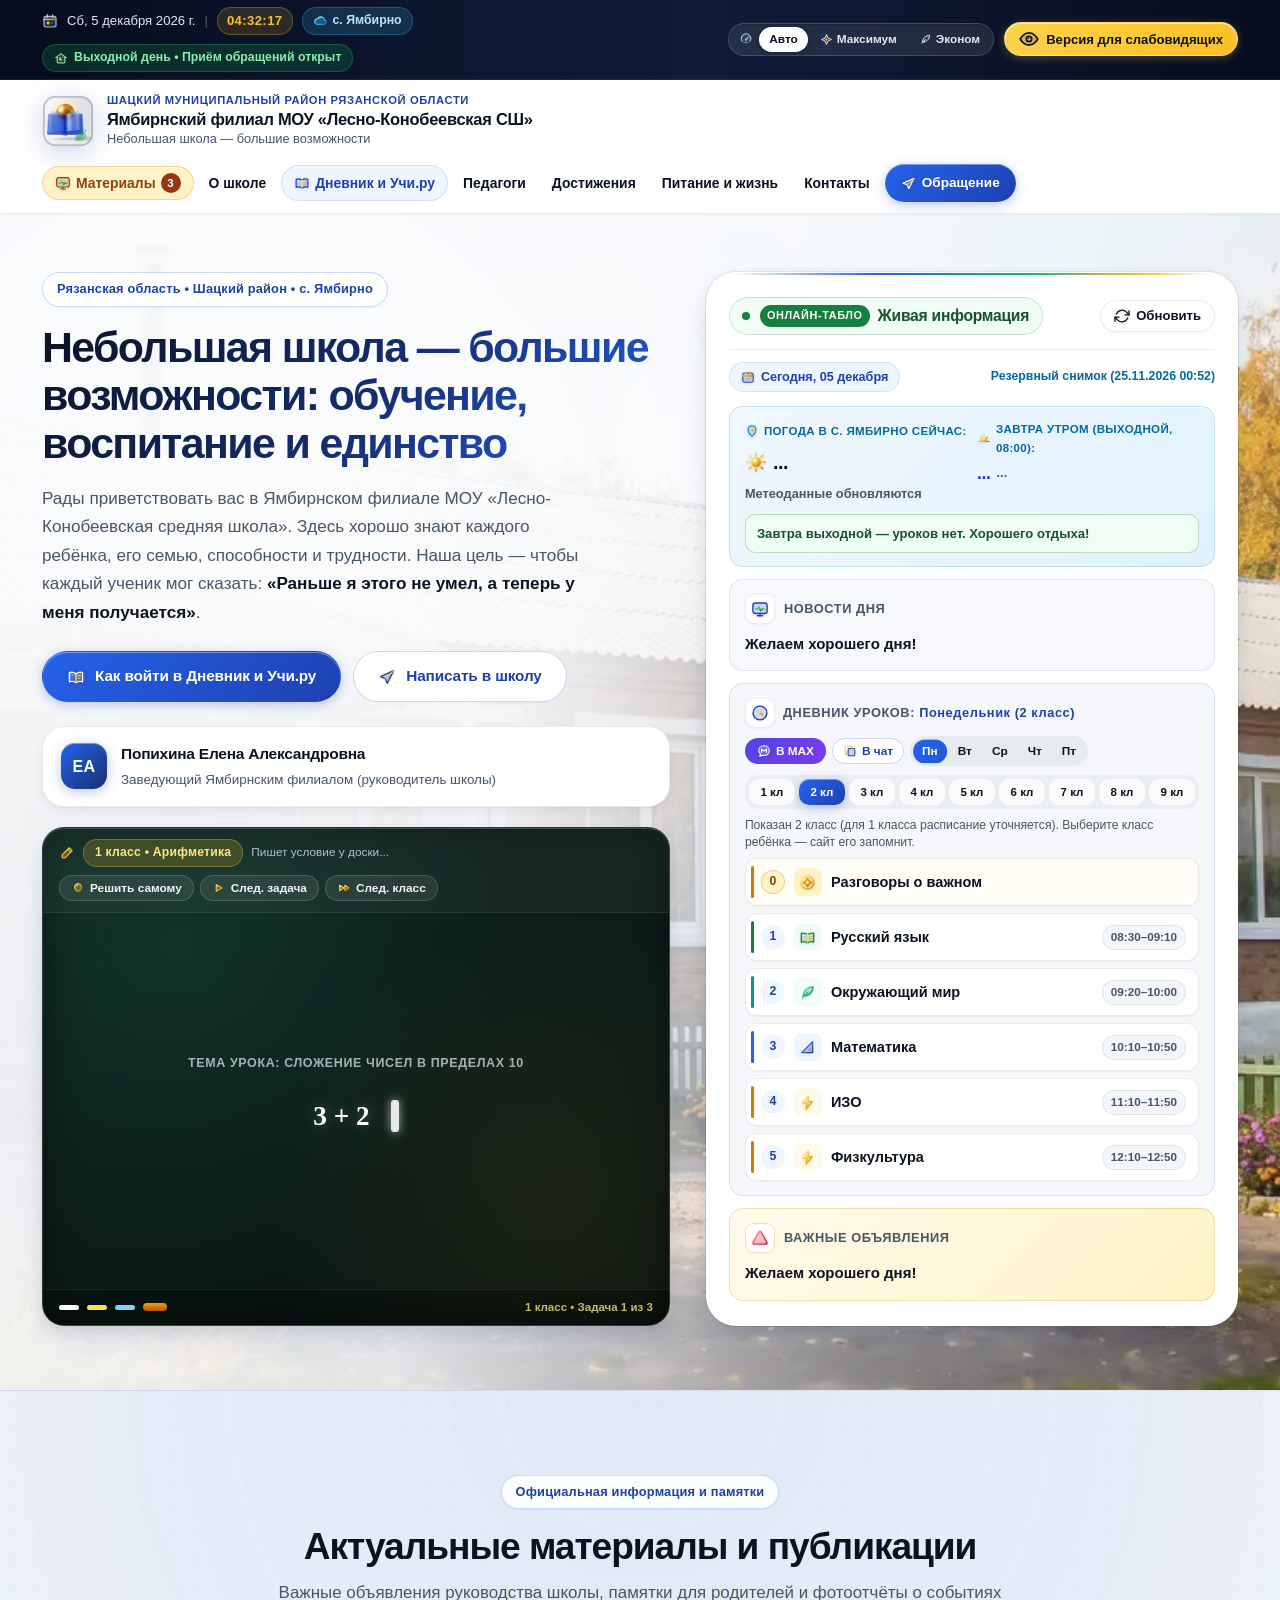
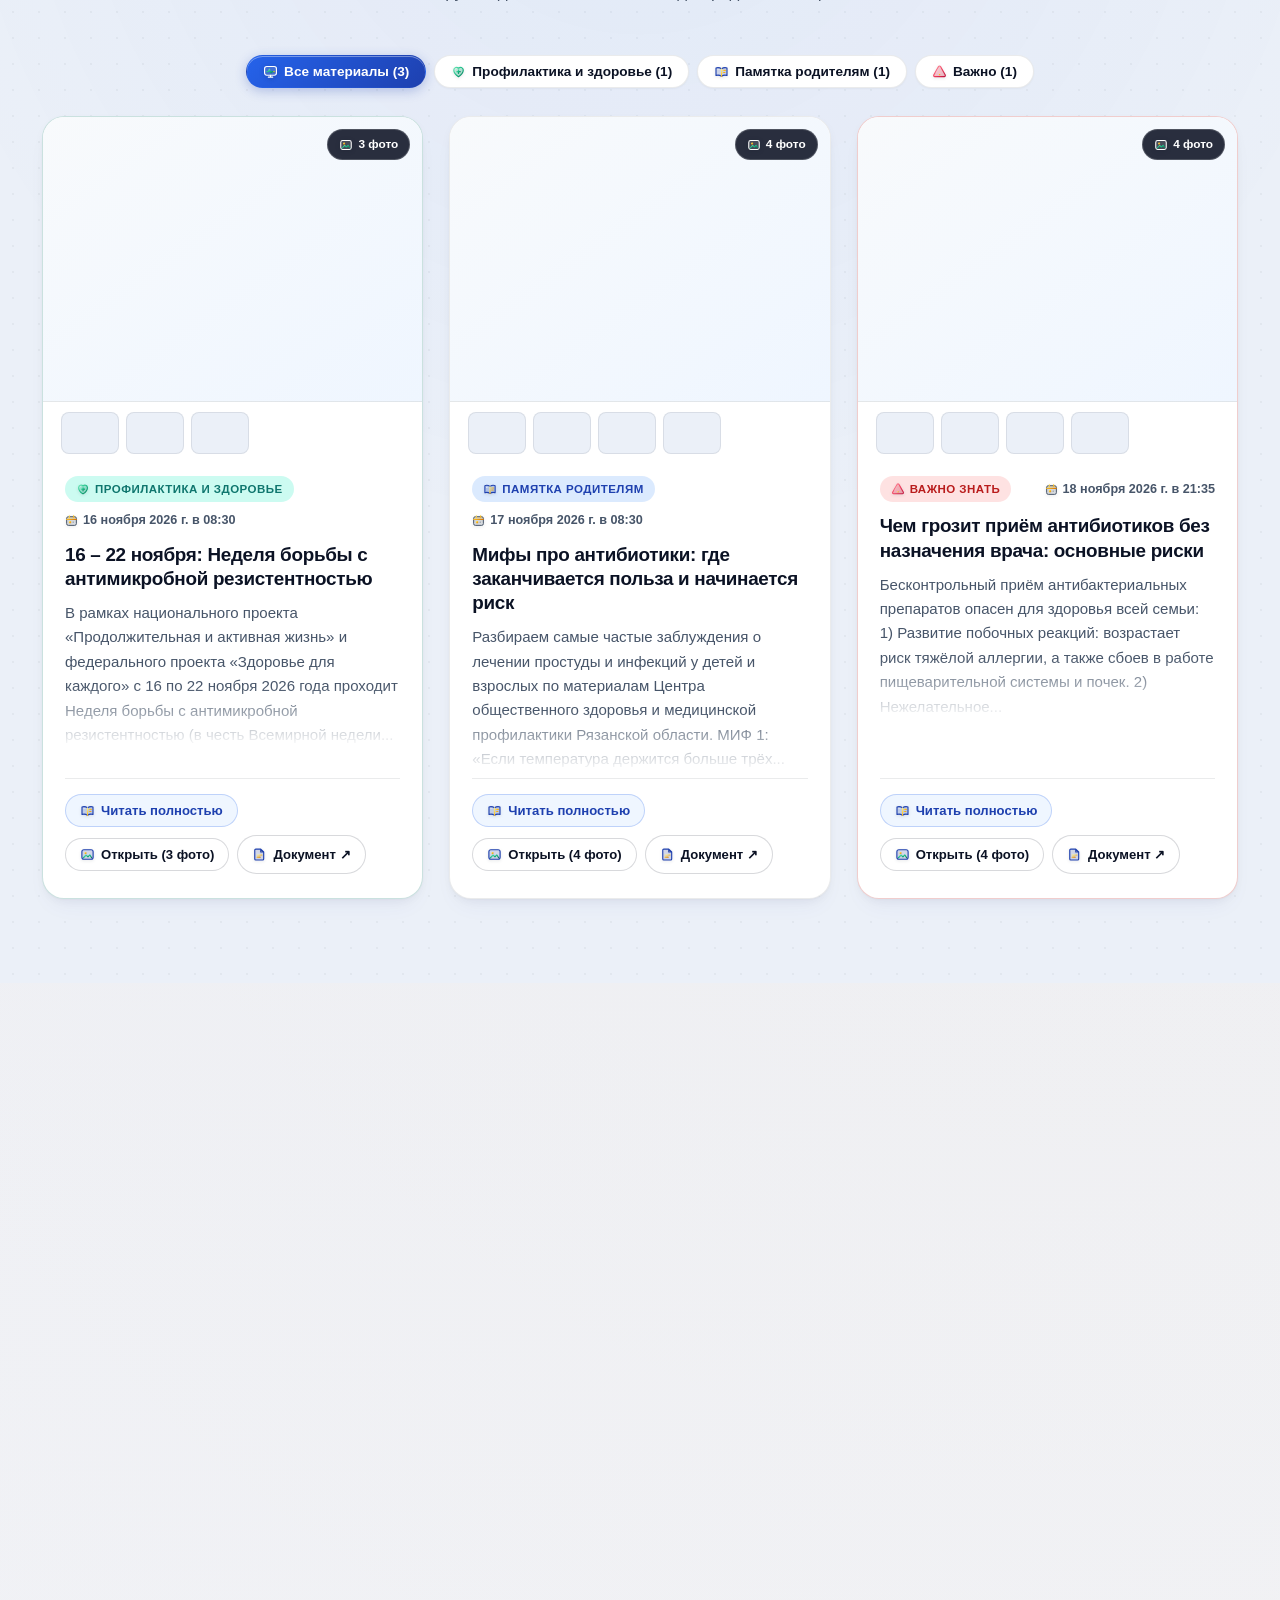
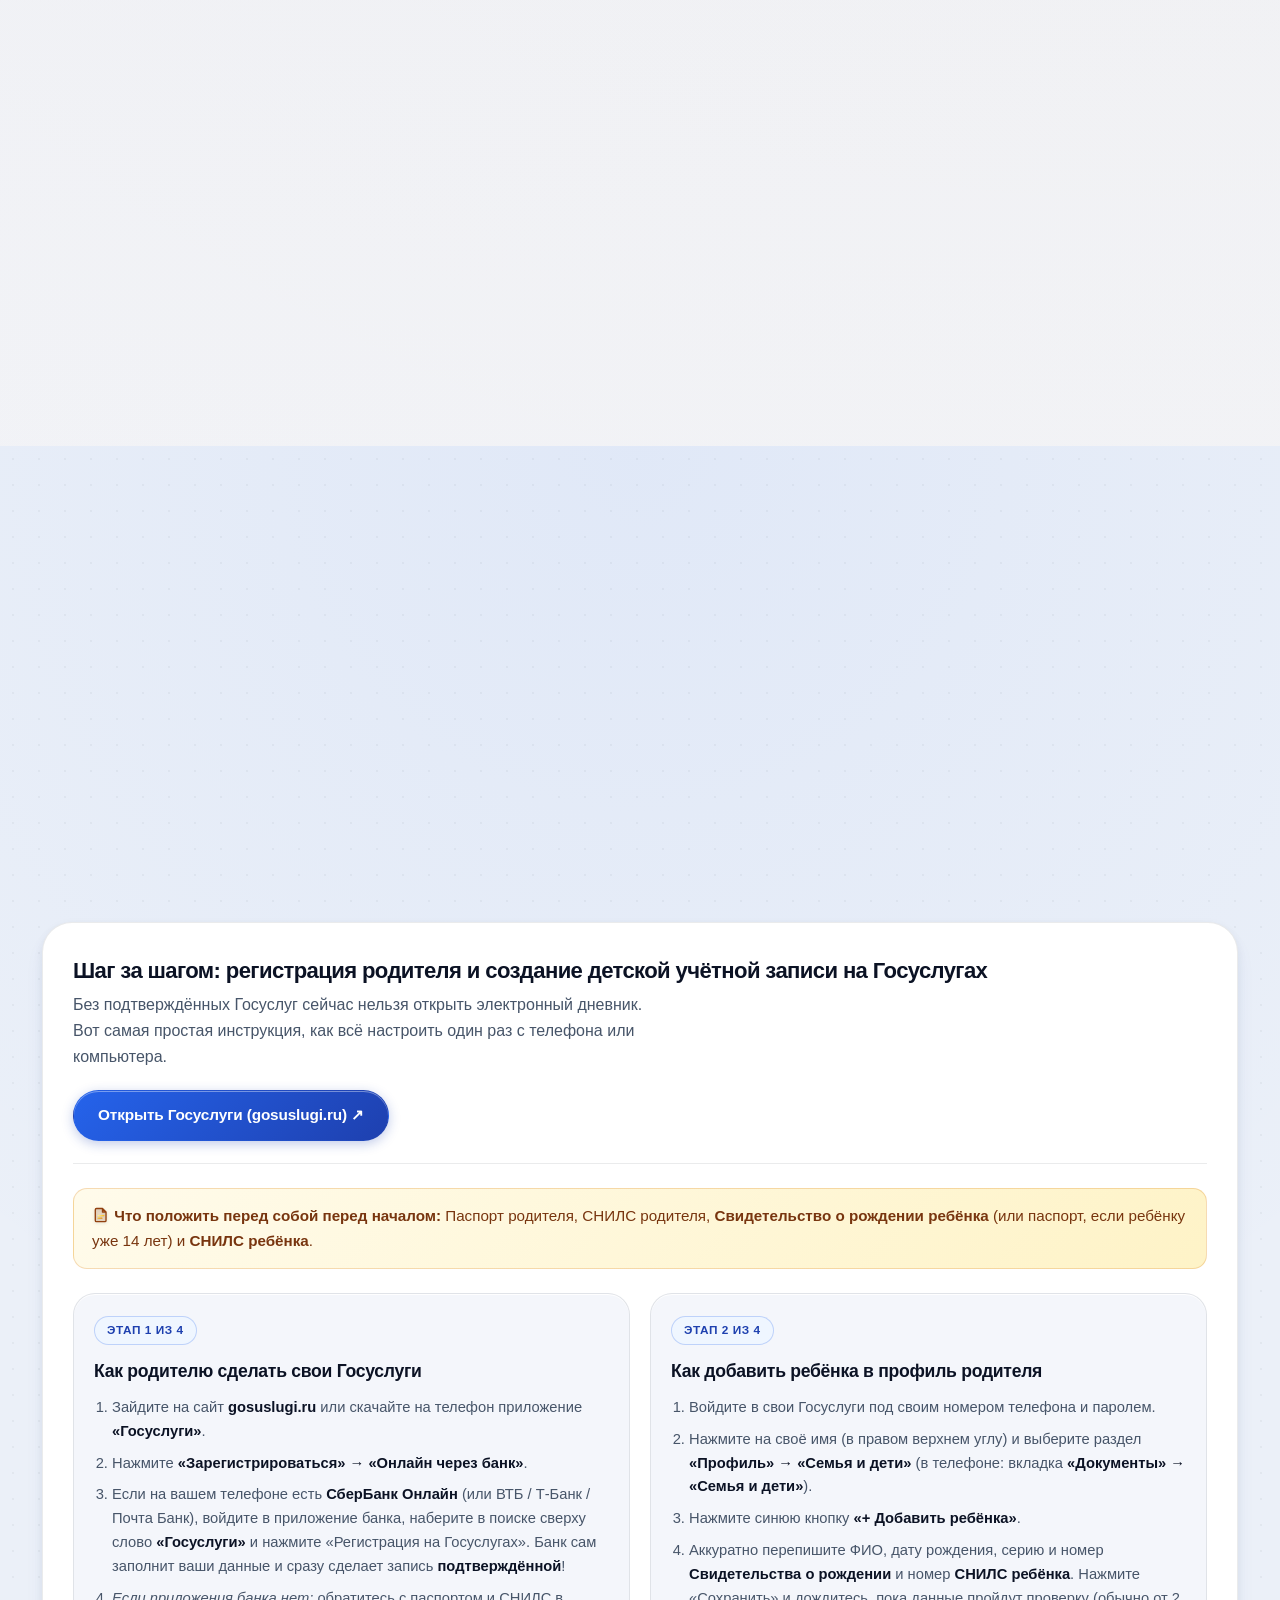
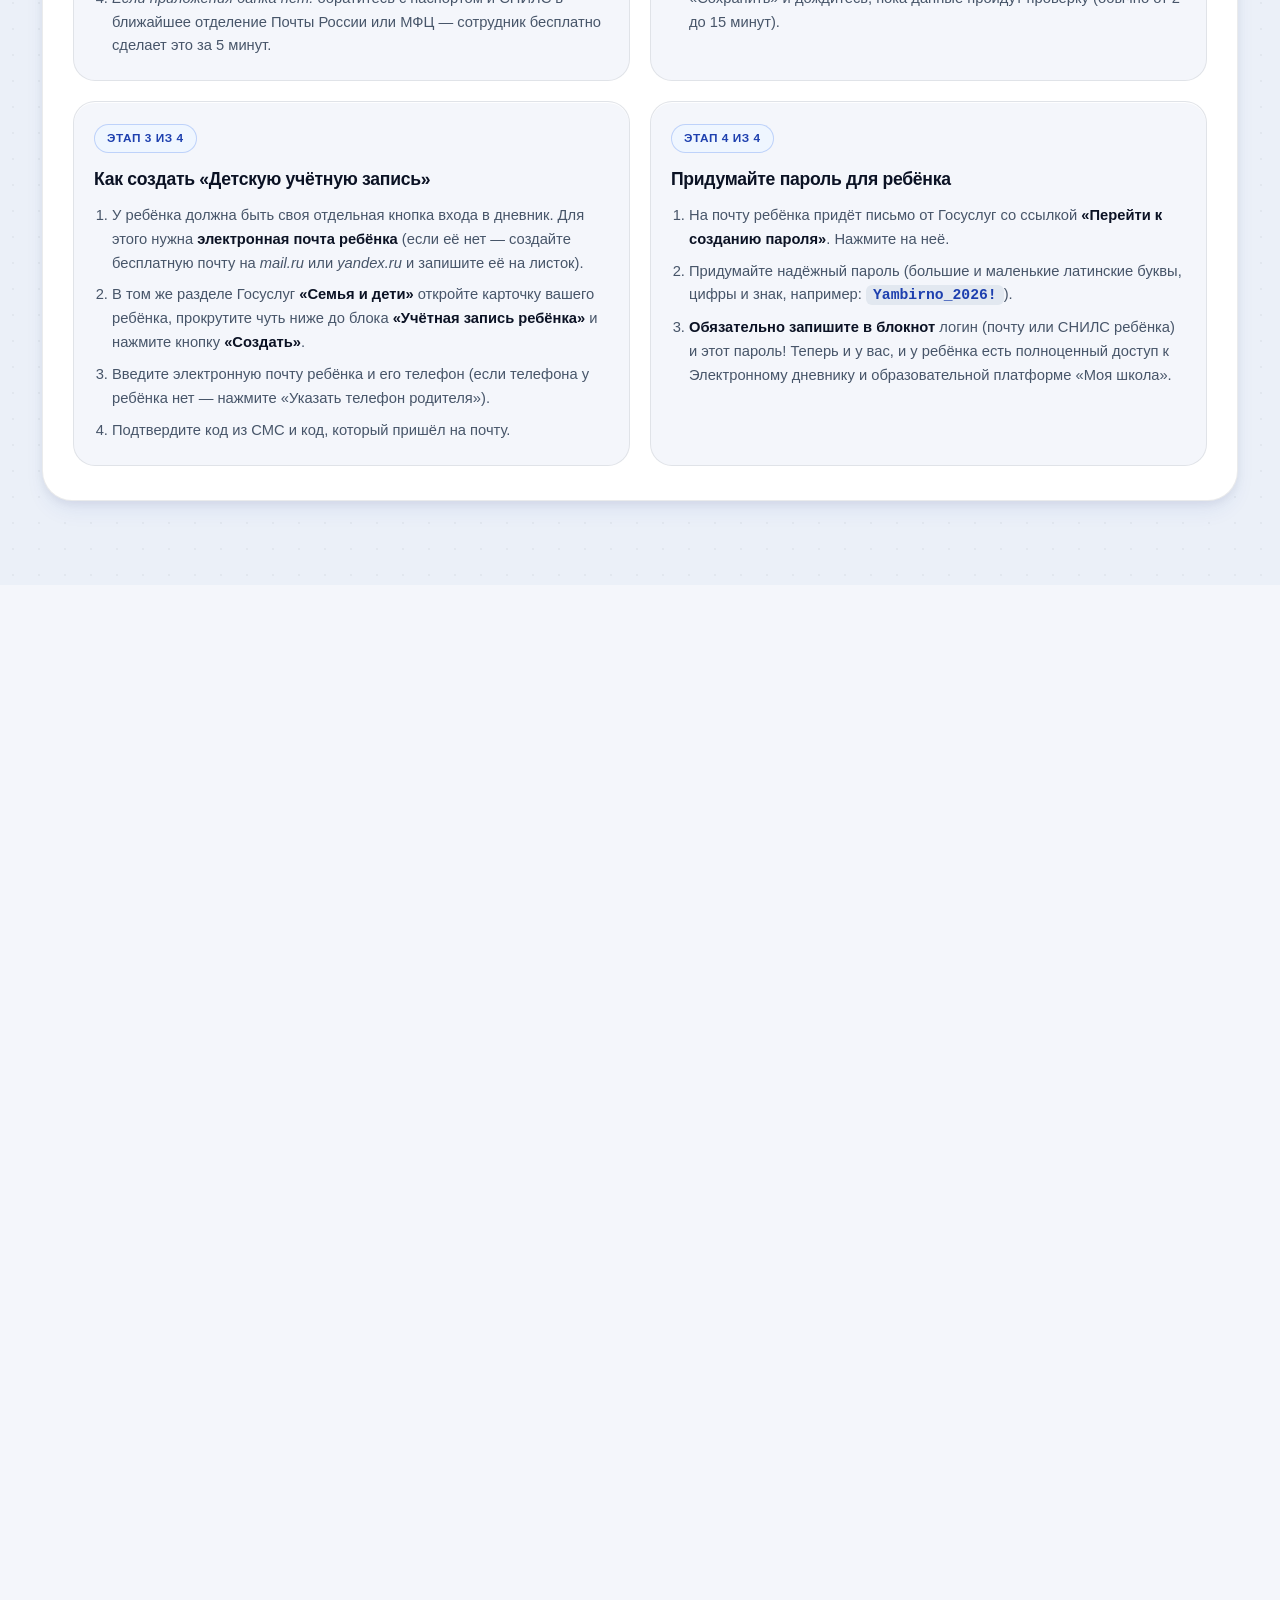
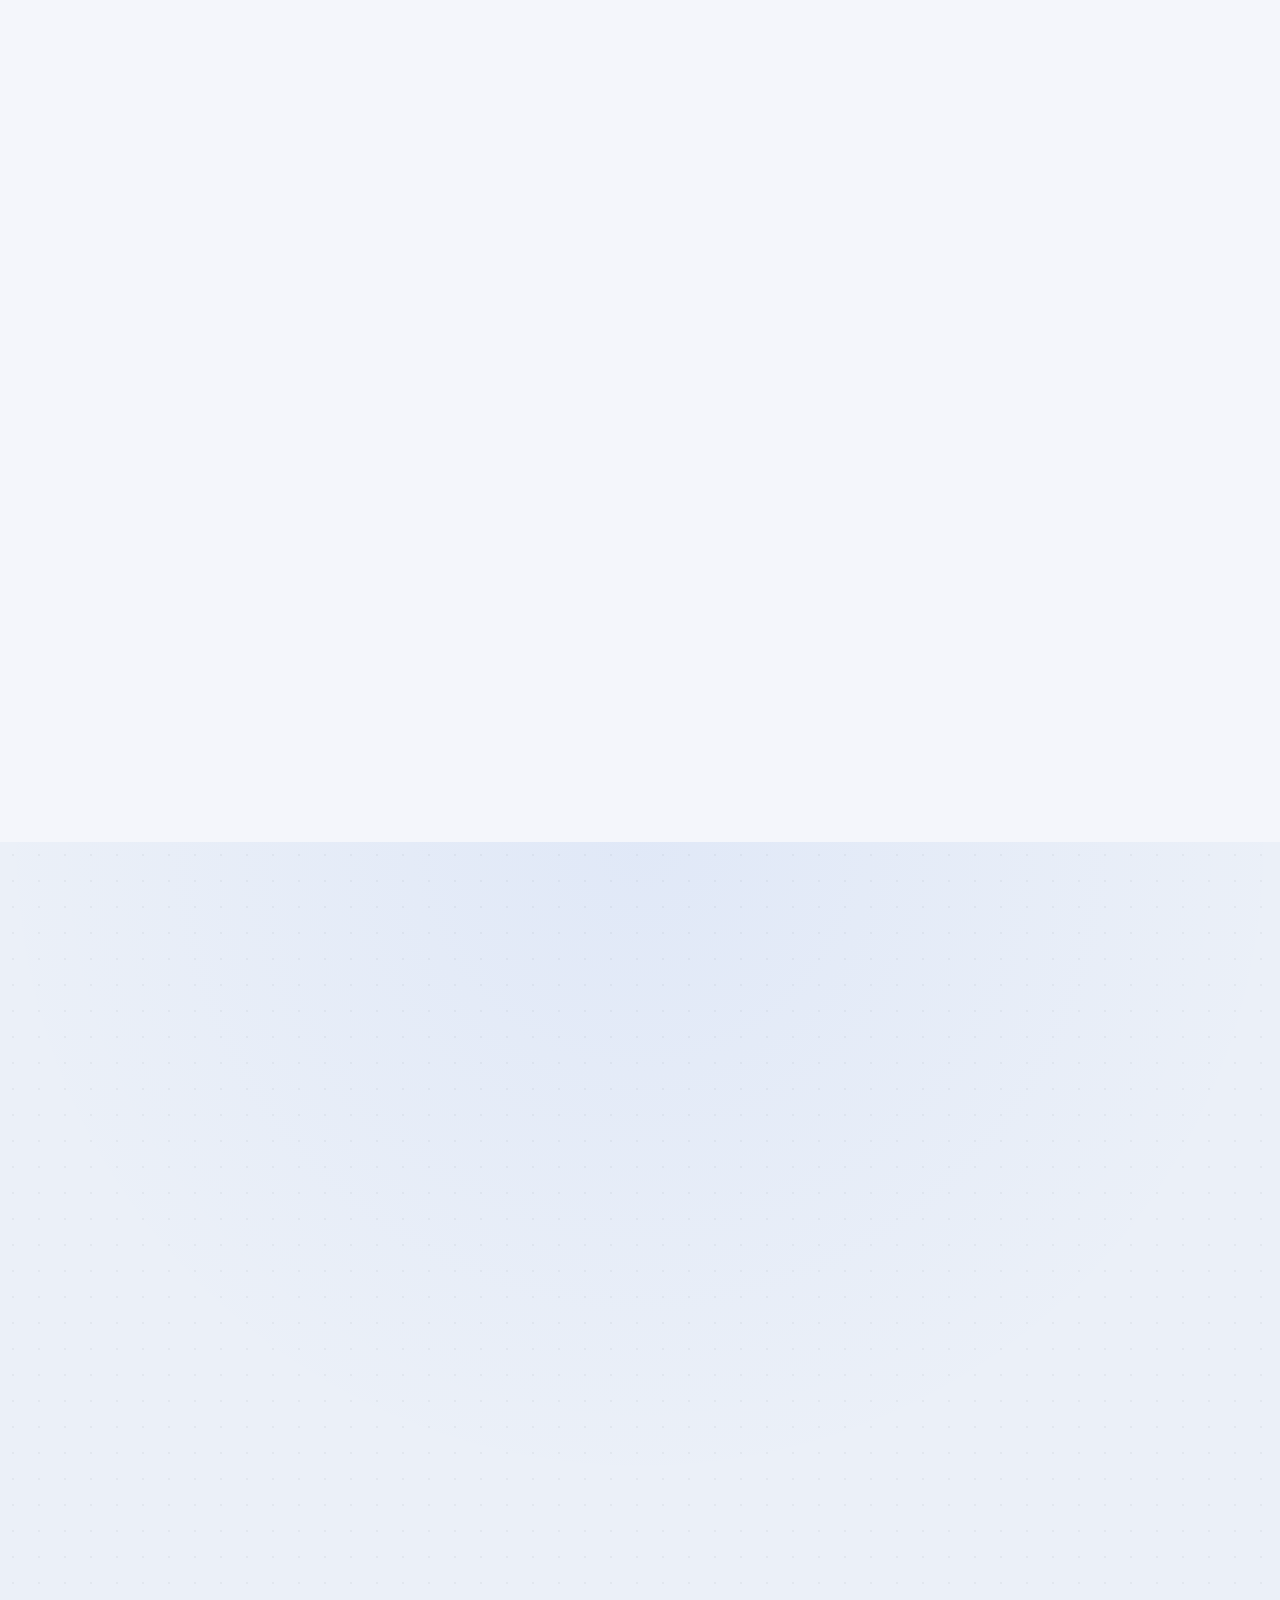
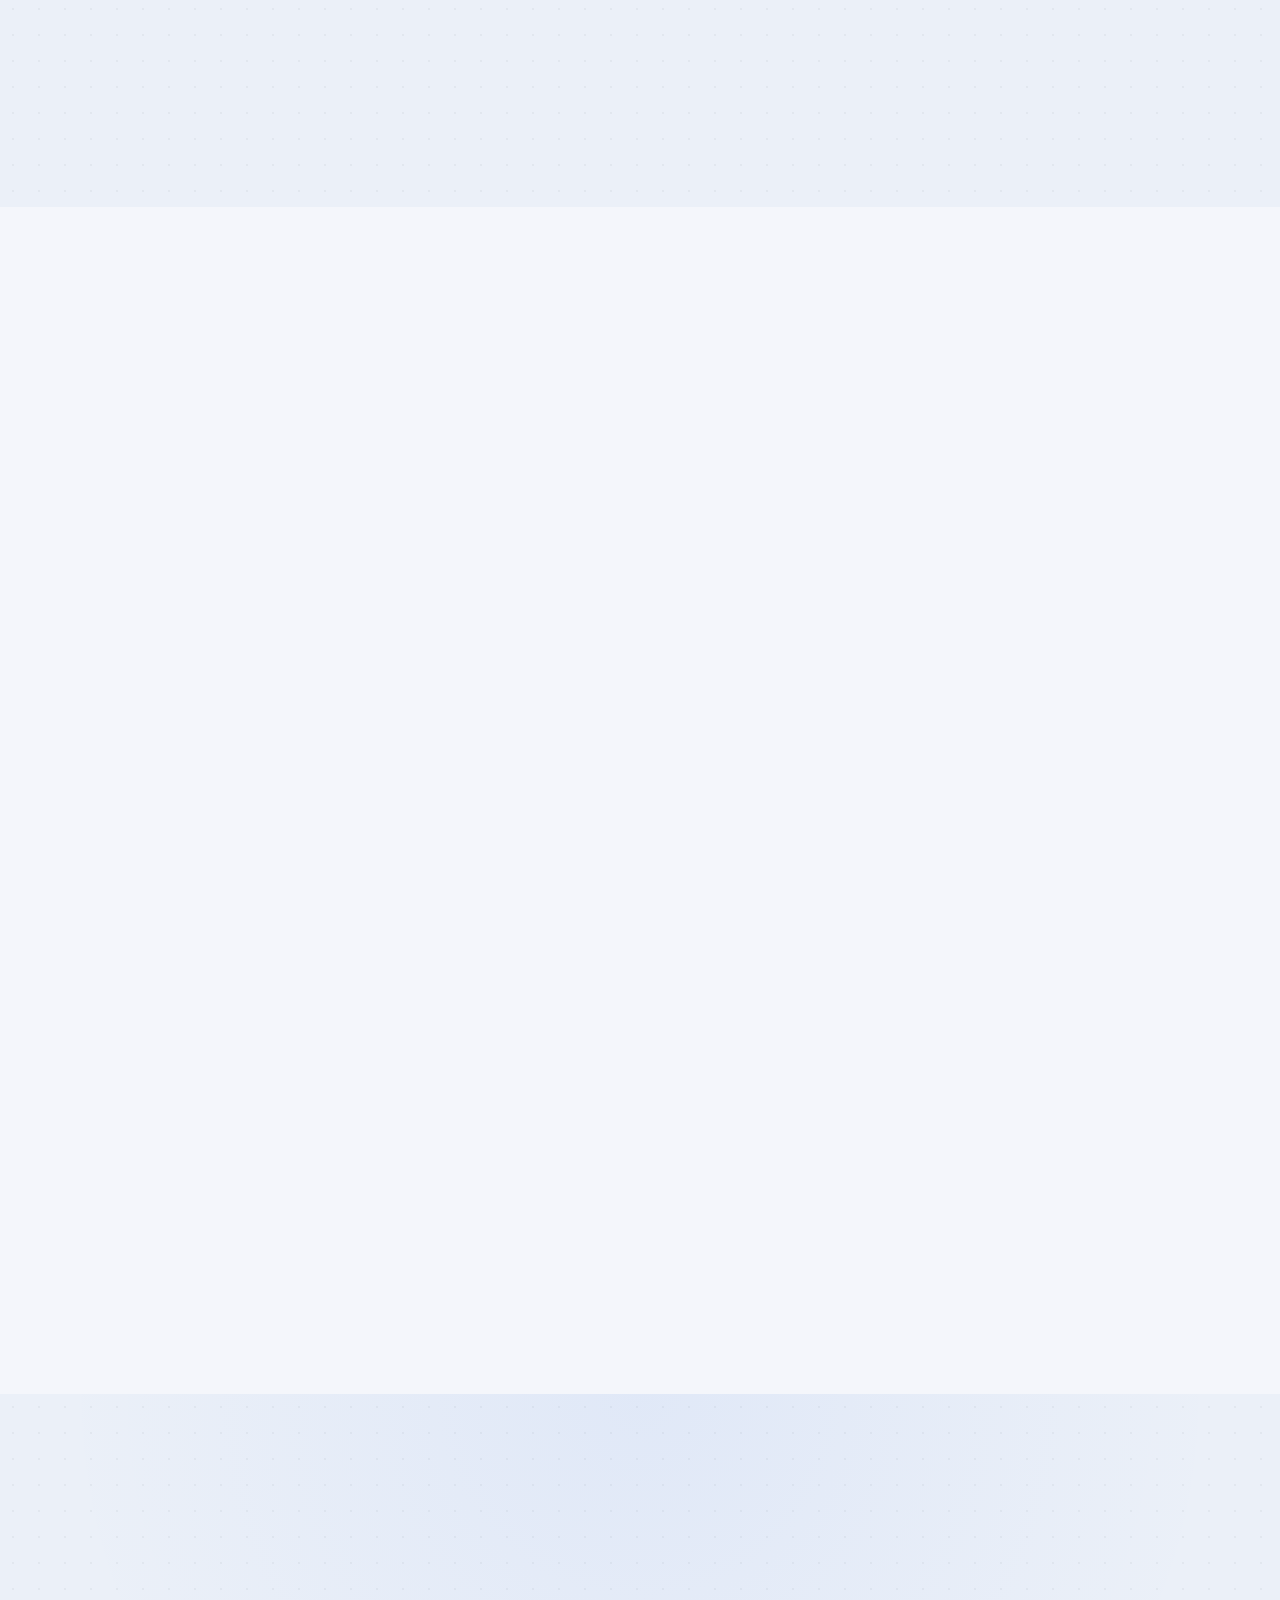
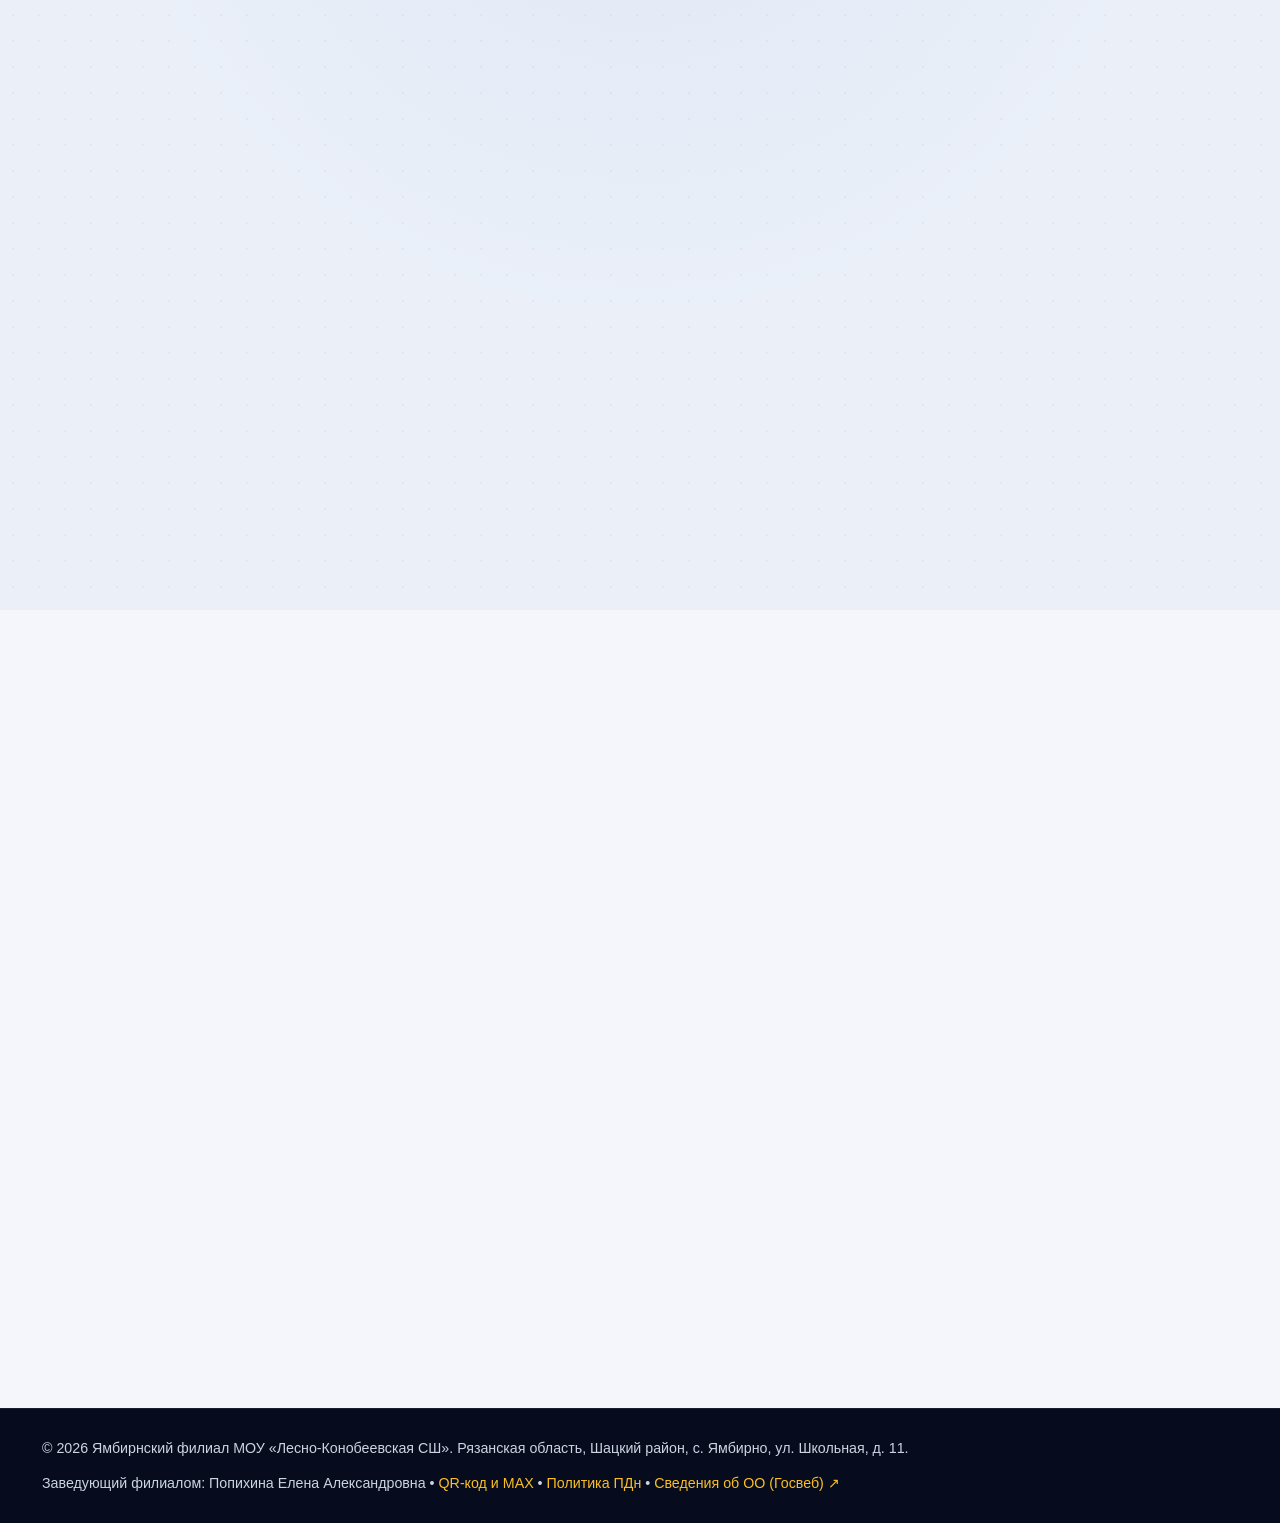
<file: index.html>
<!DOCTYPE html>
<html lang="ru">
<head>
  <meta charset="UTF-8">
  <meta name="viewport" content="width=device-width, initial-scale=1.0, viewport-fit=cover">
  <meta name="color-scheme" content="light">
  <meta name="referrer" content="strict-origin-when-cross-origin">
  <meta name="theme-color" content="#1e40af">
  <meta name="robots" content="index, follow">
  <meta http-equiv="Content-Security-Policy" content="default-src 'self'; script-src 'self'; style-src 'self'; img-src 'self' data: https://drive.google.com https://*.googleusercontent.com https://skrinshoter.ru https://*.skrinshoter.ru https://*.userapi.com https://*.yandex.net; connect-src 'self' https://docs.google.com https://*.googleusercontent.com https://api.open-meteo.com; font-src 'self' data:; object-src 'none'; frame-src 'none'; media-src 'none'; manifest-src 'self'; worker-src 'self'; base-uri 'self'; form-action 'self'; upgrade-insecure-requests;">

  <title>Ямбирнский филиал МОУ «Лесно-Конобеевская СШ» — Информационный портал</title>
  <meta name="description" content="Ямбирнский филиал МОУ «Лесно-Конобеевская СШ» (с. Ямбирно, Шацкий район): расписание 1–9 классов, меню питания, педагоги, новости и гид по Дневнику и Учи.ру.">
  <link rel="canonical" href="https://sergievposadprimoauxiliumsta-crypto.github.io/yambirno-school/">
  <link rel="manifest" href="manifest.json">
  <link rel="apple-touch-icon" sizes="180x180" href="assets/img/apple-touch-icon.png">
  <link rel="icon" type="image/svg+xml" href="data:image/svg+xml;utf8,%3Csvg xmlns='http://www.w3.org/2000/svg' viewBox='0 0 96 96'%3E%3Cdefs%3E%3ClinearGradient id='g1' x1='0' y1='0' x2='1' y2='1'%3E%3Cstop offset='0%25' stop-color='%231e3a8a'/%3E%3Cstop offset='100%25' stop-color='%232563eb'/%3E%3C/linearGradient%3E%3C/defs%3E%3Ccircle cx='48' cy='48' r='45' fill='url(%23g1)' stroke='%23fbbf24' stroke-width='4'/%3E%3Ccircle cx='48' cy='34' r='11' fill='%23fbbf24'/%3E%3Cpath d='M22 46 C32 42 42 45 48 50 C54 45 64 42 74 46 V68 C64 64 54 67 48 72 C42 67 32 64 22 68 Z' fill='%23ffffff'/%3E%3C/svg%3E">

  <link rel="preconnect" href="https://docs.google.com" crossorigin>
  <link rel="preconnect" href="https://api.open-meteo.com" crossorigin>
  <link rel="dns-prefetch" href="https://drive.google.com">
  <link rel="dns-prefetch" href="https://lh3.googleusercontent.com">

  <meta property="og:type" content="website">
  <meta property="og:locale" content="ru_RU">
  <meta property="og:url" content="https://sergievposadprimoauxiliumsta-crypto.github.io/yambirno-school/">
  <meta property="og:site_name" content="Ямбирнский филиал МОУ «Лесно-Конобеевская СШ»">
  <meta property="og:title" content="Ямбирнский филиал МОУ «Лесно-Конобеевская СШ»">
  <meta property="og:description" content="Небольшая школа — большие возможности: обучение, воспитание и единство. Расписание 1–9 классов, официальные материалы, погода в с. Ямбирно, навигатор по Дневнику и Учи.ру.">
  <meta property="og:image" content="https://sergievposadprimoauxiliumsta-crypto.github.io/yambirno-school/og-cover.jpg">
  <meta property="og:image:secure_url" content="https://sergievposadprimoauxiliumsta-crypto.github.io/yambirno-school/og-cover.jpg">
  <meta property="og:image:type" content="image/jpeg">
  <meta property="og:image:alt" content="Здание и информационный портал Ямбирнского филиала МОУ «Лесно-Конобеевская СШ»">
  <meta name="twitter:card" content="summary_large_image">
  <meta name="twitter:title" content="Ямбирнский филиал МОУ «Лесно-Конобеевская СШ»">
  <meta name="twitter:description" content="Расписание 1–9 классов, меню питания, новости школы, погода в с. Ямбирно и цифровой навигатор по Дневнику и Учи.ру.">
  <meta name="twitter:image" content="https://sergievposadprimoauxiliumsta-crypto.github.io/yambirno-school/og-cover.jpg">
  <meta name="twitter:image:alt" content="Здание и информационный портал Ямбирнского филиала МОУ «Лесно-Конобеевская СШ»">

  <script type="application/ld+json">
  {
    "@context": "https://schema.org",
    "@graph": [
      {
        "@type": "WebSite",
        "@id": "https://sergievposadprimoauxiliumsta-crypto.github.io/yambirno-school/#website",
        "url": "https://sergievposadprimoauxiliumsta-crypto.github.io/yambirno-school/",
        "name": "Ямбирнский филиал МОУ «Лесно-Конобеевская СШ»",
        "inLanguage": "ru-RU"
      },
      {
        "@type": ["School", "EducationalOrganization"],
        "@id": "https://sergievposadprimoauxiliumsta-crypto.github.io/yambirno-school/#school",
        "name": "Ямбирнский филиал МОУ «Лесно-Конобеевская СШ»",
        "description": "Общеобразовательная школа в с. Ямбирно Шацкого района Рязанской области: обучение 1–9 классов, индивидуальное сопровождение, горячее питание, внеурочная деятельность.",
        "url": "https://sergievposadprimoauxiliumsta-crypto.github.io/yambirno-school/",
        "image": "https://sergievposadprimoauxiliumsta-crypto.github.io/yambirno-school/og-cover.jpg",
        "telephone": "+7-49147-2-63-68",
        "email": "yambirno-school@yandex.ru",
        "parentOrganization": {
          "@type": "EducationalOrganization",
          "name": "МОУ «Лесно-Конобеевская средняя школа»",
          "url": "https://sh-lesno-konobeevskaya-r62.gosweb.gosuslugi.ru/"
        },
        "address": {
          "@type": "PostalAddress",
          "postalCode": "391573",
          "addressRegion": "Рязанская область",
          "addressLocality": "с. Ямбирно",
          "streetAddress": "ул. Школьная, д. 11",
          "addressCountry": "RU"
        },
        "geo": {
          "@type": "GeoCoordinates",
          "latitude": 54.1286,
          "longitude": 41.9708
        },
        "hasMap": "https://yandex.ru/maps/?pt=41.9708,54.1286&z=16&l=map",
        "contactPoint": {
          "@type": "ContactPoint",
          "telephone": "+7-49147-2-63-68",
          "contactType": "customer support",
          "areaServed": "RU",
          "availableLanguage": "Russian"
        },
        "openingHoursSpecification": [
          {
            "@type": "OpeningHoursSpecification",
            "dayOfWeek": ["Monday", "Tuesday", "Wednesday", "Thursday", "Friday"],
            "opens": "08:00",
            "closes": "17:00"
          }
        ],
        "sameAs": [
          "https://sh-lesno-konobeevskaya-r62.gosweb.gosuslugi.ru/",
          "https://vk.ru/public216706445"
        ]
      }
    ]
  }
  </script>

  <link rel="preload" as="image" href="assets/img/hero-school-1280.webp" imagesrcset="assets/img/hero-school-1920.webp 1920w, assets/img/hero-school-1280.webp 1280w" imagesizes="100vw" type="image/webp">
  <script src="gfx-engine.js"></script>
  <link rel="stylesheet" href="tokens.css">
  <link rel="stylesheet" href="styles.css">
  <link rel="stylesheet" href="motion.css">
  <script src="script.js" defer></script>
  <script src="motion.js" defer></script>
</head>
<body class="paper-texture">

  <svg id="yambirno-icon-sprite" class="svg-sprite-defs" xmlns="http://www.w3.org/2000/svg" width="0" height="0" aria-hidden="true">
    <defs>
      <linearGradient id="yamb-g-sapphire" x1="0%" y1="0%" x2="100%" y2="100%">
        <stop offset="0%" stop-color="#60a5fa"/>
        <stop offset="52%" stop-color="#2563eb"/>
        <stop offset="100%" stop-color="#1e3a8a"/>
      </linearGradient>
      <linearGradient id="yamb-g-amber" x1="0%" y1="0%" x2="100%" y2="100%">
        <stop offset="0%" stop-color="#fef08a"/>
        <stop offset="48%" stop-color="#fbbf24"/>
        <stop offset="100%" stop-color="#d97706"/>
      </linearGradient>
      <linearGradient id="yamb-g-emerald" x1="0%" y1="0%" x2="100%" y2="100%">
        <stop offset="0%" stop-color="#6ee7b7"/>
        <stop offset="50%" stop-color="#10b981"/>
        <stop offset="100%" stop-color="#047857"/>
      </linearGradient>
      <linearGradient id="yamb-g-crimson" x1="0%" y1="0%" x2="100%" y2="100%">
        <stop offset="0%" stop-color="#fda4af"/>
        <stop offset="48%" stop-color="#f43f5e"/>
        <stop offset="100%" stop-color="#be123c"/>
      </linearGradient>
      <linearGradient id="yamb-g-sky" x1="0%" y1="0%" x2="100%" y2="100%">
        <stop offset="0%" stop-color="#bae6fd"/>
        <stop offset="50%" stop-color="#38bdf8"/>
        <stop offset="100%" stop-color="#0284c7"/>
      </linearGradient>
      <linearGradient id="yamb-g-violet" x1="0%" y1="0%" x2="100%" y2="100%">
        <stop offset="0%" stop-color="#ddd6fe"/>
        <stop offset="50%" stop-color="#8b5cf6"/>
        <stop offset="100%" stop-color="#5b21b6"/>
      </linearGradient>
      <linearGradient id="yamb-g-glass" x1="0%" y1="0%" x2="100%" y2="100%">
        <stop offset="0%" stop-color="#ffffff" stop-opacity="0.88"/>
        <stop offset="55%" stop-color="#ffffff" stop-opacity="0.22"/>
        <stop offset="100%" stop-color="#ffffff" stop-opacity="0.04"/>
      </linearGradient>
      <radialGradient id="yamb-g-sun-glow" cx="35%" cy="30%" r="70%">
        <stop offset="0%" stop-color="#fef9c3"/>
        <stop offset="55%" stop-color="#fbbf24"/>
        <stop offset="100%" stop-color="#ea580c"/>
      </radialGradient>
    </defs>

    <symbol id="ico-calendar" viewBox="0 0 24 24">
      <rect class="ico-base" x="3" y="5" width="18" height="16" rx="3.2" fill="currentColor" opacity="0.16"/>
      <path class="ico-base" d="M3 8.2A3.2 3.2 0 0 1 6.2 5h11.6A3.2 3.2 0 0 1 21 8.2V10H3V8.2Z" fill="url(#yamb-g-amber)" opacity="0.32"/>
      <rect class="ico-accent" x="3" y="5" width="18" height="16" rx="3.2" fill="none" stroke="currentColor" stroke-width="1.8" stroke-linejoin="round"/>
      <path class="ico-highlight" d="M5.5 7.2h13" stroke="url(#yamb-g-glass)" stroke-width="1.1" stroke-linecap="round"/>
      <path d="M3 10h18M8 2.8v3.8M16 2.8v3.8" stroke="url(#yamb-g-amber)" stroke-width="1.9" stroke-linecap="round"/>
      <rect class="ico-part-moving" x="7.2" y="13" width="4.2" height="4.2" rx="1.1" fill="url(#yamb-g-amber)"/>
      <circle cx="15.2" cy="15.1" r="1.2" fill="currentColor" opacity="0.55"/>
    </symbol>

    <symbol id="ico-board" viewBox="0 0 24 24">
      <rect class="ico-base" x="2.5" y="4" width="19" height="14" rx="3.5" fill="currentColor" opacity="0.16"/>
      <rect class="ico-accent" x="2.5" y="4" width="19" height="14" rx="3.5" fill="none" stroke="currentColor" stroke-width="1.8" stroke-linejoin="round"/>
      <path class="ico-highlight" d="M5.2 6.5h13.6" stroke="url(#yamb-g-glass)" stroke-width="1.2" stroke-linecap="round"/>
      <path class="ico-part-moving" d="M6.2 12h2.5l1.6-3.4 2.6 5.6 1.8-2.2h3.1" fill="none" stroke="url(#yamb-g-emerald)" stroke-width="2" stroke-linecap="round" stroke-linejoin="round"/>
      <circle cx="17.8" cy="12" r="1.2" fill="url(#yamb-g-amber)"/>
      <path d="M8.5 21h7M12 18v3" stroke="currentColor" stroke-width="1.8" stroke-linecap="round"/>
    </symbol>

    <symbol id="ico-snapshot" viewBox="0 0 24 24">
      <path class="ico-base" d="M6.5 17.8h11a3.5 3.5 0 0 0 .5-6.95A5.5 5.5 0 0 0 7.4 9.3 4 4 0 0 0 6.5 17.8Z" fill="url(#yamb-g-sky)" opacity="0.28"/>
      <path class="ico-accent" d="M6.5 17.8h11a3.5 3.5 0 0 0 .5-6.95A5.5 5.5 0 0 0 7.4 9.3 4 4 0 0 0 6.5 17.8Z" fill="none" stroke="currentColor" stroke-width="1.8" stroke-linejoin="round"/>
      <path class="ico-highlight" d="M9.2 8.2a3.6 3.6 0 0 1 4.6-1.2" fill="none" stroke="url(#yamb-g-glass)" stroke-width="1.2" stroke-linecap="round"/>
      <path class="ico-part-moving" d="m9.4 13.4 1.9 1.9 3.6-3.8" fill="none" stroke="url(#yamb-g-emerald)" stroke-width="2" stroke-linecap="round" stroke-linejoin="round"/>
    </symbol>

    <symbol id="ico-school-day" viewBox="0 0 24 24">
      <path class="ico-base" d="M18 15.4V10a6 6 0 1 0-12 0v5.4L4 18h16l-2-2.6Z" fill="url(#yamb-g-amber)" opacity="0.34"/>
      <path class="ico-accent" d="M18 15.4V10a6 6 0 1 0-12 0v5.4L4 18h16l-2-2.6Z" fill="none" stroke="url(#yamb-g-amber)" stroke-width="1.85" stroke-linecap="round" stroke-linejoin="round"/>
      <path d="M12 2.6v1.4" stroke="url(#yamb-g-amber)" stroke-width="2" stroke-linecap="round"/>
      <path class="ico-highlight" d="M8.4 9.2a3.8 3.8 0 0 1 3.2-2.9" fill="none" stroke="url(#yamb-g-glass)" stroke-width="1.35" stroke-linecap="round"/>
      <path class="ico-part-moving" d="M9.8 18.6a2.3 2.3 0 0 0 4.4 0" fill="none" stroke="url(#yamb-g-amber)" stroke-width="2" stroke-linecap="round"/>
    </symbol>

    <symbol id="ico-day-off" viewBox="0 0 24 24">
      <path class="ico-base" d="M4.5 11.4 12 5.2l7.5 6.2V19a1.8 1.8 0 0 1-1.8 1.8H6.3A1.8 1.8 0 0 1 4.5 19v-7.6Z" fill="currentColor" opacity="0.18"/>
      <path class="ico-accent" d="M3 11.4 12 4.4l9 7M5.5 10.6V19a1.6 1.6 0 0 0 1.6 1.6h9.8a1.6 1.6 0 0 0 1.6-1.6v-8.4" fill="none" stroke="currentColor" stroke-width="1.8" stroke-linecap="round" stroke-linejoin="round"/>
      <path class="ico-part-moving" d="M14.8 13.8a3.1 3.1 0 1 1-3.4-3.4 2.5 2.5 0 0 0 3.4 3.4Z" fill="url(#yamb-g-amber)"/>
      <circle class="ico-highlight" cx="14.7" cy="10.2" r="0.9" fill="#fef08a"/>
    </symbol>

    <symbol id="ico-schedule" viewBox="0 0 24 24">
      <circle class="ico-base" cx="12" cy="12" r="9.2" fill="currentColor" opacity="0.16"/>
      <circle class="ico-accent" cx="12" cy="12" r="9.2" fill="none" stroke="currentColor" stroke-width="1.8"/>
      <path class="ico-highlight" d="M7.2 7.2a6.8 6.8 0 0 1 5.6-2.1" fill="none" stroke="url(#yamb-g-glass)" stroke-width="1.35" stroke-linecap="round"/>
      <path class="ico-part-moving" d="M12 7.2V12l3.4 2.1" fill="none" stroke="url(#yamb-g-amber)" stroke-width="2" stroke-linecap="round" stroke-linejoin="round"/>
      <circle cx="12" cy="12" r="1.3" fill="url(#yamb-g-amber)"/>
    </symbol>

    <symbol id="ico-zero-lesson" viewBox="0 0 24 24">
      <circle class="ico-base" cx="12" cy="12" r="9.2" fill="url(#yamb-g-amber)" opacity="0.28"/>
      <circle class="ico-accent" cx="12" cy="12" r="9.2" fill="none" stroke="url(#yamb-g-amber)" stroke-width="1.8"/>
      <path class="ico-highlight" d="M7.5 7.2a6.6 6.6 0 0 1 5-1.9" fill="none" stroke="url(#yamb-g-glass)" stroke-width="1.25" stroke-linecap="round"/>
      <polygon class="ico-part-moving" points="12,5.6 14.1,9.9 18.4,12 14.1,14.1 12,18.4 9.9,14.1 5.6,12 9.9,9.9" fill="url(#yamb-g-amber)" stroke="#b45309" stroke-width="0.9" stroke-linejoin="round"/>
      <circle cx="12" cy="12" r="1.4" fill="#ffffff" opacity="0.85"/>
    </symbol>

    <symbol id="ico-cat-urgent" viewBox="0 0 24 24">
      <path class="ico-base" d="M10.4 4.1a1.85 1.85 0 0 1 3.2 0l7.6 13.6A1.85 1.85 0 0 1 19.6 20.2H4.4a1.85 1.85 0 0 1-1.6-2.5L10.4 4.1Z" fill="url(#yamb-g-crimson)" opacity="0.28"/>
      <path class="ico-accent" d="M10.4 4.1a1.85 1.85 0 0 1 3.2 0l7.6 13.6A1.85 1.85 0 0 1 19.6 20.2H4.4a1.85 1.85 0 0 1-1.6-2.5L10.4 4.1Z" fill="none" stroke="url(#yamb-g-crimson)" stroke-width="1.85" stroke-linejoin="round"/>
      <path class="ico-highlight" d="M9.6 7.8 6.4 13.8" stroke="url(#yamb-g-glass)" stroke-width="1.15" stroke-linecap="round"/>
      <g class="ico-part-moving">
        <path d="M12 9.2v4.6" stroke="url(#yamb-g-crimson)" stroke-width="2.1" stroke-linecap="round"/>
        <circle cx="12" cy="16.8" r="1.25" fill="url(#yamb-g-amber)"/>
      </g>
    </symbol>

    <symbol id="ico-cat-safety" viewBox="0 0 24 24">
      <path class="ico-base" d="M12 2.8 4.8 5.9v5.9c0 4.8 3.1 8.4 7.2 10 4.1-1.6 7.2-5.2 7.2-10V5.9L12 2.8Z" fill="url(#yamb-g-amber)" opacity="0.28"/>
      <path class="ico-accent" d="M12 2.8 4.8 5.9v5.9c0 4.8 3.1 8.4 7.2 10 4.1-1.6 7.2-5.2 7.2-10V5.9L12 2.8Z" fill="none" stroke="url(#yamb-g-amber)" stroke-width="1.85" stroke-linejoin="round"/>
      <path class="ico-highlight" d="M7.3 7.6 11.4 5.8" stroke="url(#yamb-g-glass)" stroke-width="1.25" stroke-linecap="round"/>
      <path class="ico-part-moving" d="m8.8 12.1 2.2 2.2 4.4-4.5" fill="none" stroke="url(#yamb-g-emerald)" stroke-width="2.1" stroke-linecap="round" stroke-linejoin="round"/>
    </symbol>

    <symbol id="ico-cat-holiday" viewBox="0 0 24 24">
      <path class="ico-base" d="M12 3 14.5 8.5l6 .6-4.5 3.9 1.4 5.9L12 15.8l-5.4 3.1 1.4-5.9-4.5-3.9 6-.6L12 3Z" fill="url(#yamb-g-amber)" opacity="0.34"/>
      <path class="ico-accent ico-part-moving" d="M12 3 14.5 8.5l6 .6-4.5 3.9 1.4 5.9L12 15.8l-5.4 3.1 1.4-5.9-4.5-3.9 6-.6L12 3Z" fill="none" stroke="url(#yamb-g-amber)" stroke-width="1.8" stroke-linejoin="round"/>
      <circle class="ico-highlight" cx="12" cy="11.2" r="2.1" fill="#ffffff" opacity="0.72"/>
      <circle cx="19.5" cy="4.8" r="1.1" fill="#fef08a"/>
    </symbol>

    <symbol id="ico-cat-health" viewBox="0 0 24 24">
      <path class="ico-base" d="M12 20.4S4.4 15.7 4.4 9.7a4.4 4.4 0 0 1 7.6-2.9 4.4 4.4 0 0 1 7.6 2.9c0 6-7.6 10.7-7.6 10.7Z" fill="url(#yamb-g-emerald)" opacity="0.28"/>
      <path class="ico-accent" d="M12 20.4S4.4 15.7 4.4 9.7a4.4 4.4 0 0 1 7.6-2.9 4.4 4.4 0 0 1 7.6 2.9c0 6-7.6 10.7-7.6 10.7Z" fill="none" stroke="url(#yamb-g-emerald)" stroke-width="1.85" stroke-linejoin="round"/>
      <path class="ico-highlight" d="M6.8 9.2a2.2 2.2 0 0 1 2.2-2" fill="none" stroke="url(#yamb-g-glass)" stroke-width="1.2" stroke-linecap="round"/>
      <path class="ico-part-moving" d="M9.3 12.2h5.4M12 9.5v5.4" stroke="url(#yamb-g-emerald)" stroke-width="2" stroke-linecap="round"/>
    </symbol>

    <symbol id="ico-cat-memo" viewBox="0 0 24 24">
      <path class="ico-base" d="M3.2 6.3c2.9-1.1 6-.6 8.8 1.4 2.8-2 5.9-2.5 8.8-1.4v12.1c-2.9-1.1-6-.6-8.8 1.3-2.8-1.9-5.9-2.4-8.8-1.3V6.3Z" fill="currentColor" opacity="0.18"/>
      <path class="ico-accent" d="M3.2 6.3c2.9-1.1 6-.6 8.8 1.4 2.8-2 5.9-2.5 8.8-1.4v12.1c-2.9-1.1-6-.6-8.8 1.3-2.8-1.9-5.9-2.4-8.8-1.3V6.3Z" fill="none" stroke="currentColor" stroke-width="1.8" stroke-linejoin="round"/>
      <path class="ico-highlight" d="M5.8 9.4c1.4-.2 2.8.1 4 .7" fill="none" stroke="url(#yamb-g-glass)" stroke-width="1.2" stroke-linecap="round"/>
      <path class="ico-part-moving" d="M12 7.7v12M14.8 10.3h3.2M14.8 13.6h2.6" stroke="url(#yamb-g-amber)" stroke-width="1.85" stroke-linecap="round"/>
    </symbol>

    <symbol id="ico-doc-pdf" viewBox="0 0 24 24">
      <path class="ico-base" d="M6 3.3h8l4.7 4.7v11.2a1.6 1.6 0 0 1-1.6 1.6H6a1.6 1.6 0 0 1-1.6-1.6V4.9A1.6 1.6 0 0 1 6 3.3Z" fill="currentColor" opacity="0.16"/>
      <path class="ico-base" d="M14 3.3V8h4.7Z" fill="url(#yamb-g-amber)" opacity="0.45"/>
      <path class="ico-accent" d="M14 3.3V8h4.7M6 3.3h8l4.7 4.7v11.2a1.6 1.6 0 0 1-1.6 1.6H6a1.6 1.6 0 0 1-1.6-1.6V4.9A1.6 1.6 0 0 1 6 3.3Z" fill="none" stroke="currentColor" stroke-width="1.8" stroke-linejoin="round"/>
      <path class="ico-highlight" d="M7.2 6.2h4.2" stroke="url(#yamb-g-glass)" stroke-width="1.15" stroke-linecap="round"/>
      <path class="ico-part-moving" d="M8.2 12.8h7.6M8.2 16.2h4.8" stroke="url(#yamb-g-amber)" stroke-width="1.9" stroke-linecap="round"/>
    </symbol>

    <symbol id="ico-gallery" viewBox="0 0 24 24">
      <rect class="ico-base" x="3" y="4.4" width="18" height="15.2" rx="3.2" fill="currentColor" opacity="0.16"/>
      <rect class="ico-accent" x="3" y="4.4" width="18" height="15.2" rx="3.2" fill="none" stroke="currentColor" stroke-width="1.8"/>
      <path class="ico-highlight" d="M5.8 6.8h12.4" stroke="url(#yamb-g-glass)" stroke-width="1.15" stroke-linecap="round"/>
      <circle class="ico-part-moving" cx="8.8" cy="9.6" r="1.8" fill="url(#yamb-g-amber)"/>
      <path d="m5.4 17.2 4.3-4.4 3 2.9 2.9-3.2 3 4.7" fill="none" stroke="url(#yamb-g-emerald)" stroke-width="1.8" stroke-linecap="round" stroke-linejoin="round"/>
    </symbol>

    <symbol id="ico-send" viewBox="0 0 24 24">
      <path class="ico-base" d="m20.8 3.6-8.4 16.8-2.7-6.3-6.3-2.7L20.8 3.6Z" fill="currentColor" opacity="0.22"/>
      <path class="ico-accent ico-part-moving" d="m20.8 3.6-8.4 16.8-2.7-6.3-6.3-2.7L20.8 3.6Z" fill="none" stroke="currentColor" stroke-width="1.85" stroke-linecap="round" stroke-linejoin="round"/>
      <path class="ico-part-moving" d="M20.4 4 9.8 14.1" fill="none" stroke="url(#yamb-g-amber)" stroke-width="1.85" stroke-linecap="round"/>
    </symbol>

    <symbol id="ico-ticket" viewBox="0 0 24 24">
      <path class="ico-base" d="M4 6.5A1.6 1.6 0 0 1 5.6 4.9h12.8A1.6 1.6 0 0 1 20 6.5V10a2 2 0 0 0 0 4v3.5a1.6 1.6 0 0 1-1.6 1.6H5.6A1.6 1.6 0 0 1 4 17.5V14a2 2 0 0 0 0-4V6.5Z" fill="url(#yamb-g-emerald)" opacity="0.28"/>
      <path class="ico-accent" d="M4 6.5A1.6 1.6 0 0 1 5.6 4.9h12.8A1.6 1.6 0 0 1 20 6.5V10a2 2 0 0 0 0 4v3.5a1.6 1.6 0 0 1-1.6 1.6H5.6A1.6 1.6 0 0 1 4 17.5V14a2 2 0 0 0 0-4V6.5Z" fill="none" stroke="url(#yamb-g-emerald)" stroke-width="1.85" stroke-linejoin="round"/>
      <path class="ico-highlight" d="M6.4 7.2h11.2" stroke="url(#yamb-g-glass)" stroke-width="1.15" stroke-linecap="round"/>
      <path class="ico-check-draw" d="m8.8 12.2 2.2 2.2 4.4-4.6" fill="none" stroke="url(#yamb-g-emerald)" stroke-width="2.15" stroke-linecap="round" stroke-linejoin="round"/>
    </symbol>

    <symbol id="ico-weather-sun" viewBox="0 0 24 24">
      <circle class="ico-base" cx="12" cy="12" r="5.2" fill="url(#yamb-g-sun-glow)" opacity="0.88"/>
      <circle class="ico-accent" cx="12" cy="12" r="4.8" fill="none" stroke="url(#yamb-g-amber)" stroke-width="1.6"/>
      <circle class="ico-highlight" cx="10.4" cy="10.3" r="1.5" fill="#ffffff" opacity="0.72"/>
      <path class="ico-part-moving" d="M12 2.2v2.4M12 19.4v2.4M4.8 4.8l1.7 1.7M17.5 17.5l1.7 1.7M2.2 12h2.4M19.4 12h2.4M4.8 19.2l1.7-1.7M17.5 6.5l1.7-1.7" stroke="url(#yamb-g-amber)" stroke-width="1.9" stroke-linecap="round"/>
    </symbol>

    <symbol id="ico-weather-cloud" viewBox="0 0 24 24">
      <path class="ico-base" d="M6.8 18.2h10.7a3.6 3.6 0 0 0 .5-7.15A5.6 5.6 0 0 0 7.3 9.5a4.1 4.1 0 0 0-.5 8.7Z" fill="url(#yamb-g-sky)" opacity="0.32"/>
      <path class="ico-accent ico-part-moving" d="M6.8 18.2h10.7a3.6 3.6 0 0 0 .5-7.15A5.6 5.6 0 0 0 7.3 9.5a4.1 4.1 0 0 0-.5 8.7Z" fill="none" stroke="url(#yamb-g-sky)" stroke-width="1.85" stroke-linejoin="round"/>
      <path class="ico-highlight" d="M9.4 9.1a3.4 3.4 0 0 1 4.8-.8" fill="none" stroke="url(#yamb-g-glass)" stroke-width="1.25" stroke-linecap="round"/>
    </symbol>

    <symbol id="ico-weather-rain" viewBox="0 0 24 24">
      <path class="ico-base" d="M6.4 14.5h11.2a3.1 3.1 0 0 0 .4-6.15A5.1 5.1 0 0 0 8.1 7.2a3.7 3.7 0 0 0-1.7 7.3Z" fill="url(#yamb-g-sky)" opacity="0.32"/>
      <path class="ico-accent" d="M6.4 14.5h11.2a3.1 3.1 0 0 0 .4-6.15A5.1 5.1 0 0 0 8.1 7.2a3.7 3.7 0 0 0-1.7 7.3Z" fill="none" stroke="url(#yamb-g-sky)" stroke-width="1.85" stroke-linejoin="round"/>
      <path class="ico-highlight" d="M9.6 7.4a3 3 0 0 1 4.1-.6" fill="none" stroke="url(#yamb-g-glass)" stroke-width="1.2" stroke-linecap="round"/>
      <path class="ico-part-moving" d="M8.4 17.4 7.3 20.7M12.5 17.4l-1.1 3.3M16.6 17.4l-1.1 3.3" stroke="url(#yamb-g-sapphire)" stroke-width="1.95" stroke-linecap="round"/>
    </symbol>

    <symbol id="ico-weather-snow" viewBox="0 0 24 24">
      <circle class="ico-base" cx="12" cy="12" r="4.4" fill="url(#yamb-g-sky)" opacity="0.28"/>
      <path class="ico-accent ico-part-moving" d="M12 2.8v18.4M4 7.4l16 9.2M20 7.4 4 16.6" stroke="url(#yamb-g-sky)" stroke-width="1.85" stroke-linecap="round"/>
      <circle class="ico-highlight" cx="12" cy="12" r="2" fill="#ffffff" opacity="0.85"/>
    </symbol>

    <symbol id="ico-sunrise" viewBox="0 0 24 24">
      <path class="ico-base" d="M6.8 16.2a5.2 5.2 0 0 1 10.4 0Z" fill="url(#yamb-g-sun-glow)" opacity="0.72"/>
      <path class="ico-accent" d="M2.8 16.2h18.4M6.8 16.2a5.2 5.2 0 0 1 10.4 0" fill="none" stroke="url(#yamb-g-amber)" stroke-width="1.85" stroke-linecap="round"/>
      <path class="ico-part-moving" d="M12 4.4v3.2M6 8.8l2.1 2.1M18 8.8l-2.1 2.1" stroke="url(#yamb-g-amber)" stroke-width="1.9" stroke-linecap="round"/>
      <path d="M5.5 19.6h13" stroke="url(#yamb-g-sky)" stroke-width="1.6" stroke-linecap="round" opacity="0.75"/>
    </symbol>

    <symbol id="ico-chalk" viewBox="0 0 24 24">
      <path class="ico-base" d="M15.4 4.2 19.8 8.6 9.2 19.2H4.8v-4.4L15.4 4.2Z" fill="url(#yamb-g-amber)" opacity="0.32"/>
      <path class="ico-accent ico-part-moving" d="M15.4 4.2 19.8 8.6 9.2 19.2H4.8v-4.4L15.4 4.2Z" fill="none" stroke="url(#yamb-g-amber)" stroke-width="1.85" stroke-linejoin="round"/>
      <path class="ico-highlight" d="m13.2 6.6 4.2 4.2" stroke="#ffffff" stroke-width="1.35" stroke-linecap="round" opacity="0.78"/>
    </symbol>

    <symbol id="ico-idea" viewBox="0 0 24 24">
      <path class="ico-base" d="M8.8 15.5c-1.6-1-2.6-2.8-2.6-4.9a5.8 5.8 0 1 1 11.6 0c0 2.1-1 3.9-2.6 4.9v1.7H8.8v-1.7Z" fill="url(#yamb-g-amber)" opacity="0.34"/>
      <path class="ico-accent ico-part-moving" d="M8.8 15.5c-1.6-1-2.6-2.8-2.6-4.9a5.8 5.8 0 1 1 11.6 0c0 2.1-1 3.9-2.6 4.9v1.7H8.8v-1.7Z" fill="none" stroke="url(#yamb-g-amber)" stroke-width="1.85" stroke-linejoin="round"/>
      <path class="ico-highlight" d="M9.4 8.8a3.2 3.2 0 0 1 2.8-2.2" fill="none" stroke="#ffffff" stroke-width="1.3" stroke-linecap="round" opacity="0.8"/>
      <path d="M9.4 20.2h5.2" stroke="url(#yamb-g-amber)" stroke-width="1.95" stroke-linecap="round"/>
    </symbol>

    <symbol id="ico-step" viewBox="0 0 24 24">
      <path class="ico-base" d="M7.2 6.4 17.6 12 7.2 17.6V6.4Z" fill="url(#yamb-g-amber)" opacity="0.34"/>
      <path class="ico-accent ico-part-moving" d="M7.2 6.4 17.6 12 7.2 17.6V6.4Z" fill="none" stroke="url(#yamb-g-amber)" stroke-width="1.85" stroke-linejoin="round"/>
    </symbol>

    <symbol id="ico-next" viewBox="0 0 24 24">
      <path class="ico-base" d="M4.6 7.2 12 12l-7.4 4.8V7.2ZM13.4 7.2 20.8 12l-7.4 4.8V7.2Z" fill="url(#yamb-g-amber)" opacity="0.34"/>
      <path class="ico-accent ico-part-moving" d="M4.6 7.2 12 12l-7.4 4.8V7.2ZM13.4 7.2 20.8 12l-7.4 4.8V7.2Z" fill="none" stroke="url(#yamb-g-amber)" stroke-width="1.8" stroke-linejoin="round"/>
    </symbol>

    <symbol id="ico-pin" viewBox="0 0 24 24">
      <path class="ico-base" d="M12 21.2s-6.8-5.7-6.8-11.3a6.8 6.8 0 1 1 13.6 0c0 5.6-6.8 11.3-6.8 11.3Z" fill="currentColor" opacity="0.18"/>
      <path class="ico-accent" d="M12 21.2s-6.8-5.7-6.8-11.3a6.8 6.8 0 1 1 13.6 0c0 5.6-6.8 11.3-6.8 11.3Z" fill="none" stroke="currentColor" stroke-width="1.8" stroke-linejoin="round"/>
      <circle class="ico-part-moving" cx="12" cy="9.9" r="2.5" fill="url(#yamb-g-amber)"/>
      <circle class="ico-highlight" cx="11.2" cy="9.1" r="0.8" fill="#ffffff" opacity="0.85"/>
    </symbol>

    <symbol id="ico-phone" viewBox="0 0 24 24">
      <path class="ico-base" d="M6.4 4.4h3.1l1.5 3.9-2 1.6a11.4 11.4 0 0 0 5.1 5.1l1.6-2 3.9 1.5v3.1a1.9 1.9 0 0 1-2 1.9C10.3 19.1 4.9 13.7 4.5 6.4a1.9 1.9 0 0 1 1.9-2Z" fill="url(#yamb-g-emerald)" opacity="0.28"/>
      <path class="ico-accent ico-part-moving" d="M6.4 4.4h3.1l1.5 3.9-2 1.6a11.4 11.4 0 0 0 5.1 5.1l1.6-2 3.9 1.5v3.1a1.9 1.9 0 0 1-2 1.9C10.3 19.1 4.9 13.7 4.5 6.4a1.9 1.9 0 0 1 1.9-2Z" fill="none" stroke="url(#yamb-g-emerald)" stroke-width="1.85" stroke-linejoin="round"/>
      <path class="ico-highlight" d="M14.2 5.4a5.2 5.2 0 0 1 4.4 4.4" fill="none" stroke="url(#yamb-g-amber)" stroke-width="1.6" stroke-linecap="round"/>
    </symbol>

    <symbol id="ico-mail" viewBox="0 0 24 24">
      <rect class="ico-base" x="2.8" y="5.4" width="18.4" height="13.2" rx="2.8" fill="currentColor" opacity="0.16"/>
      <rect class="ico-accent" x="2.8" y="5.4" width="18.4" height="13.2" rx="2.8" fill="none" stroke="currentColor" stroke-width="1.8"/>
      <path class="ico-part-moving" d="m4.2 7.2 7.8 5.6 7.8-5.6" fill="none" stroke="url(#yamb-g-amber)" stroke-width="1.95" stroke-linecap="round" stroke-linejoin="round"/>
    </symbol>

    <symbol id="ico-copy" viewBox="0 0 24 24">
      <rect class="ico-base" x="8.8" y="7.8" width="11.4" height="12.4" rx="2.4" fill="currentColor" opacity="0.18"/>
      <rect class="ico-accent" x="8.8" y="7.8" width="11.4" height="12.4" rx="2.4" fill="none" stroke="currentColor" stroke-width="1.8"/>
      <path class="ico-highlight" d="M11.2 10.4h6.6" stroke="url(#yamb-g-glass)" stroke-width="1.15" stroke-linecap="round"/>
      <path class="ico-part-moving" d="M15.2 7.8V5.9A2.1 2.1 0 0 0 13.1 3.8H6a2.1 2.1 0 0 0-2.1 2.1v9.2A2.1 2.1 0 0 0 6 17.2h2.8" fill="none" stroke="url(#yamb-g-amber)" stroke-width="1.85" stroke-linecap="round"/>
    </symbol>

    <symbol id="ico-link" viewBox="0 0 24 24">
      <path class="ico-accent ico-part-moving" d="M10.2 13.8a4.3 4.3 0 0 0 6.1 0l2.7-2.7a4.3 4.3 0 0 0-6.1-6.1l-1.5 1.5" fill="none" stroke="currentColor" stroke-width="1.9" stroke-linecap="round"/>
      <path class="ico-accent ico-part-moving" d="M13.8 10.2a4.3 4.3 0 0 0-6.1 0L5 12.9A4.3 4.3 0 0 0 11.1 19l1.5-1.5" fill="none" stroke="url(#yamb-g-amber)" stroke-width="1.9" stroke-linecap="round"/>
    </symbol>

    <symbol id="ico-heart" viewBox="0 0 24 24">
      <path class="ico-base" d="M12 20.8S3.8 15.5 3.8 9.4a4.6 4.6 0 0 1 8.2-2.9 4.6 4.6 0 0 1 8.2 2.9c0 6.1-8.2 11.4-8.2 11.4Z" fill="url(#yamb-g-crimson)" opacity="0.34"/>
      <path class="ico-accent ico-part-moving" d="M12 20.8S3.8 15.5 3.8 9.4a4.6 4.6 0 0 1 8.2-2.9 4.6 4.6 0 0 1 8.2 2.9c0 6.1-8.2 11.4-8.2 11.4Z" fill="none" stroke="url(#yamb-g-crimson)" stroke-width="1.9" stroke-linejoin="round"/>
      <path class="ico-highlight" d="M6.8 9.1a2.3 2.3 0 0 1 2.2-2" fill="none" stroke="#ffffff" stroke-width="1.35" stroke-linecap="round" opacity="0.82"/>
    </symbol>

    <symbol id="ico-question" viewBox="0 0 24 24">
      <circle class="ico-base" cx="12" cy="12" r="9.2" fill="currentColor" opacity="0.18"/>
      <circle class="ico-accent" cx="12" cy="12" r="9.2" fill="none" stroke="currentColor" stroke-width="1.8"/>
      <path class="ico-highlight" d="M7.2 7.4a6.6 6.6 0 0 1 5.4-2.1" fill="none" stroke="url(#yamb-g-glass)" stroke-width="1.25" stroke-linecap="round"/>
      <g class="ico-part-moving">
        <path d="M9.5 9.3a2.7 2.7 0 0 1 5.1 1.2c0 1.7-2.6 2.1-2.6 3.5" fill="none" stroke="url(#yamb-g-amber)" stroke-width="2" stroke-linecap="round"/>
        <circle cx="12" cy="17.1" r="1.2" fill="url(#yamb-g-amber)"/>
      </g>
    </symbol>

    <symbol id="ico-unity" viewBox="0 0 24 24">
      <circle class="ico-base" cx="9" cy="8.4" r="3.2" fill="currentColor" opacity="0.24"/>
      <circle class="ico-accent" cx="9" cy="8.4" r="3.2" fill="none" stroke="currentColor" stroke-width="1.85"/>
      <circle class="ico-base" cx="16.6" cy="9.4" r="2.5" fill="url(#yamb-g-amber)" opacity="0.34"/>
      <circle class="ico-accent" cx="16.6" cy="9.4" r="2.5" fill="none" stroke="url(#yamb-g-amber)" stroke-width="1.8"/>
      <path class="ico-part-moving" d="M3.2 19.2a5.8 5.8 0 0 1 11.6 0" fill="none" stroke="currentColor" stroke-width="1.85" stroke-linecap="round"/>
      <path class="ico-part-moving" d="M14.4 19.2a4.6 4.6 0 0 1 6.4 0" fill="none" stroke="url(#yamb-g-emerald)" stroke-width="1.85" stroke-linecap="round"/>
    </symbol>

    <symbol id="ico-laptop" viewBox="0 0 24 24">
      <rect class="ico-base" x="3.8" y="4.8" width="16.4" height="11.2" rx="2.2" fill="currentColor" opacity="0.18"/>
      <rect class="ico-accent" x="3.8" y="4.8" width="16.4" height="11.2" rx="2.2" fill="none" stroke="currentColor" stroke-width="1.8"/>
      <path class="ico-highlight" d="M6.4 7.4h11.2" stroke="url(#yamb-g-glass)" stroke-width="1.2" stroke-linecap="round"/>
      <path d="m9.8 10.6 1.6 1.6 3.1-3.1" fill="none" stroke="url(#yamb-g-emerald)" stroke-width="1.75" stroke-linecap="round" stroke-linejoin="round"/>
      <path class="ico-part-moving" d="M2 19.2h20" stroke="url(#yamb-g-amber)" stroke-width="2.1" stroke-linecap="round"/>
    </symbol>

    <symbol id="ico-meal" viewBox="0 0 24 24">
      <circle class="ico-base" cx="12" cy="13.2" r="6.8" fill="url(#yamb-g-emerald)" opacity="0.26"/>
      <circle class="ico-accent" cx="12" cy="13.2" r="6.8" fill="none" stroke="url(#yamb-g-emerald)" stroke-width="1.85"/>
      <circle cx="12" cy="13.2" r="3.6" fill="none" stroke="url(#yamb-g-amber)" stroke-width="1.35" opacity="0.8"/>
      <path class="ico-highlight" d="M8.5 9.8a4.8 4.8 0 0 1 4.2-1.4" fill="none" stroke="url(#yamb-g-glass)" stroke-width="1.2" stroke-linecap="round"/>
      <path class="ico-part-moving" d="M12 6.4c0-2.1 1.9-3.2 3.8-3.2M9.8 13.2h4.4" stroke="url(#yamb-g-amber)" stroke-width="1.85" stroke-linecap="round"/>
    </symbol>

    <symbol id="ico-math" viewBox="0 0 24 24">
      <path class="ico-base" d="M4 19.2 19.2 4v15.2H4Z" fill="url(#yamb-g-sapphire)" opacity="0.26"/>
      <path class="ico-accent ico-part-moving" d="M4 19.2 19.2 4v15.2H4Z" fill="none" stroke="url(#yamb-g-sapphire)" stroke-width="1.85" stroke-linejoin="round"/>
      <path d="M11.6 15.4h3.8v-3.8" fill="none" stroke="url(#yamb-g-amber)" stroke-width="1.75" stroke-linecap="round" stroke-linejoin="round"/>
    </symbol>

    <symbol id="ico-science" viewBox="0 0 24 24">
      <path class="ico-base" d="M19.8 4.2C12 4.2 6.2 9.4 6.2 17.2c7.8 0 13.6-5.6 13.6-13Z" fill="url(#yamb-g-emerald)" opacity="0.3"/>
      <path class="ico-accent ico-part-moving" d="M19.8 4.2C12 4.2 6.2 9.4 6.2 17.2c7.8 0 13.6-5.6 13.6-13ZM4.8 19.2l7.4-7.4" fill="none" stroke="url(#yamb-g-emerald)" stroke-width="1.85" stroke-linecap="round" stroke-linejoin="round"/>
      <path class="ico-highlight" d="M11.5 8.8c1.6-1.3 3.4-2 5.2-2.2" fill="none" stroke="url(#yamb-g-glass)" stroke-width="1.2" stroke-linecap="round"/>
    </symbol>

    <symbol id="ico-history" viewBox="0 0 24 24">
      <path class="ico-base" d="M3.6 9.4 12 4.6l8.4 4.8H3.6Z" fill="url(#yamb-g-crimson)" opacity="0.3"/>
      <path class="ico-accent" d="M3.4 9.4 12 4.6l8.6 4.8H3.4ZM6 9.8v8.4M10 9.8v8.4M14 9.8v8.4M18 9.8v8.4M3.4 19.6h17.2" fill="none" stroke="url(#yamb-g-crimson)" stroke-width="1.75" stroke-linecap="round" stroke-linejoin="round"/>
      <path class="ico-highlight" d="M6.8 18.2h10.4" stroke="url(#yamb-g-amber)" stroke-width="1.2" stroke-linecap="round"/>
    </symbol>

    <symbol id="ico-art" viewBox="0 0 24 24">
      <path class="ico-base" d="M13.2 2.8 5.2 13.2h5.8l-1.1 8L18.8 10.8H13l.2-8Z" fill="url(#yamb-g-amber)" opacity="0.36"/>
      <path class="ico-accent ico-part-moving" d="M13.2 2.8 5.2 13.2h5.8l-1.1 8L18.8 10.8H13l.2-8Z" fill="none" stroke="url(#yamb-g-amber)" stroke-width="1.85" stroke-linejoin="round"/>
      <path class="ico-highlight" d="m11.5 6.5-3.2 4.4" stroke="#ffffff" stroke-width="1.2" stroke-linecap="round" opacity="0.78"/>
    </symbol>

    <symbol id="ico-zoom" viewBox="0 0 24 24">
      <circle class="ico-base" cx="10.5" cy="10.5" r="6.2" fill="url(#yamb-g-sky)" opacity="0.28"/>
      <circle class="ico-accent" cx="10.5" cy="10.5" r="6.2" fill="none" stroke="currentColor" stroke-width="1.9"/>
      <path class="ico-part-moving" d="m15.3 15.3 4.5 4.5M8 10.5h5M10.5 8v5" stroke="currentColor" stroke-width="1.95" stroke-linecap="round"/>
    </symbol>

    <symbol id="ico-lock" viewBox="0 0 24 24">
      <rect class="ico-base" x="4.8" y="10.4" width="14.4" height="9.8" rx="2.8" fill="url(#yamb-g-amber)" opacity="0.34"/>
      <rect class="ico-accent" x="4.8" y="10.4" width="14.4" height="9.8" rx="2.8" fill="none" stroke="url(#yamb-g-amber)" stroke-width="1.85"/>
      <path class="ico-part-moving" d="M8.4 10.4V7.6a3.6 3.6 0 1 1 7.2 0v2.8" fill="none" stroke="url(#yamb-g-amber)" stroke-width="1.85" stroke-linecap="round"/>
      <circle cx="12" cy="15.3" r="1.4" fill="url(#yamb-g-emerald)"/>
    </symbol>

    <symbol id="ico-eye" viewBox="0 0 24 24">
      <path class="ico-base" d="M1.5 12s4-7.4 10.5-7.4S22.5 12 22.5 12s-4 7.4-10.5 7.4S1.5 12 1.5 12Z" fill="currentColor" opacity="0.14"/>
      <path d="M1.5 12s4-7.4 10.5-7.4S22.5 12 22.5 12s-4 7.4-10.5 7.4S1.5 12 1.5 12Z" fill="none" stroke="currentColor" stroke-width="2" stroke-linejoin="round"/>
      <circle cx="12" cy="12" r="3.2" fill="none" stroke="currentColor" stroke-width="2"/>
      <circle cx="11.1" cy="11.1" r="1" fill="currentColor"/>
    </symbol>

    <symbol id="ico-refresh" viewBox="0 0 24 24">
      <polyline points="22.5 4.2 22.5 10.2 16.5 10.2" fill="none" stroke="currentColor" stroke-width="2" stroke-linecap="round" stroke-linejoin="round"/>
      <polyline points="1.5 19.8 1.5 13.8 7.5 13.8" fill="none" stroke="currentColor" stroke-width="2" stroke-linecap="round" stroke-linejoin="round"/>
      <path d="M3.6 9.2a9 9 0 0 1 14.8-3.4l4.1 4.4M1.5 13.8l4.2 4.4a9 9 0 0 0 14.8-3.4" fill="none" stroke="currentColor" stroke-width="2" stroke-linecap="round" stroke-linejoin="round"/>
    </symbol>

    <symbol id="ico-qr" viewBox="0 0 24 24">
      <rect class="ico-base" x="3" y="3" width="7" height="7" rx="1.4" fill="currentColor" opacity="0.18"/>
      <rect class="ico-accent" x="3" y="3" width="7" height="7" rx="1.4" fill="none" stroke="currentColor" stroke-width="1.8"/>
      <rect x="5.3" y="5.3" width="2.4" height="2.4" fill="currentColor"/>
      <rect class="ico-base" x="14" y="3" width="7" height="7" rx="1.4" fill="currentColor" opacity="0.18"/>
      <rect class="ico-accent" x="14" y="3" width="7" height="7" rx="1.4" fill="none" stroke="currentColor" stroke-width="1.8"/>
      <rect x="16.3" y="5.3" width="2.4" height="2.4" fill="currentColor"/>
      <rect class="ico-base" x="3" y="14" width="7" height="7" rx="1.4" fill="currentColor" opacity="0.18"/>
      <rect class="ico-accent" x="3" y="14" width="7" height="7" rx="1.4" fill="none" stroke="currentColor" stroke-width="1.8"/>
      <rect x="5.3" y="16.3" width="2.4" height="2.4" fill="currentColor"/>
      <path class="ico-part-moving" d="M14 14h2.5v2.5H14V14Zm4.5 0H21v2.5h-2.5V14ZM16.5 16.5H19V19h-2.5v-2.5ZM14 19h2.5v2H14v-2Zm4.5 0H21v2h-2.5v-2Z" fill="url(#yamb-g-amber)"/>
    </symbol>

    <symbol id="ico-max" viewBox="0 0 24 24">
      <path class="ico-base" d="M12 3C6.9 3 3 6.6 3 11.2c0 2.5 1.2 4.7 3.1 6.2-.2 1.4-.9 2.7-1.7 3.5 1.9-.1 3.7-.7 5-1.6.8.2 1.7.3 2.6.3 5.1 0 9-3.6 9-8.4S17.1 3 12 3Z" fill="currentColor" opacity="0.22"/>
      <path class="ico-accent" d="M12 3C6.9 3 3 6.6 3 11.2c0 2.5 1.2 4.7 3.1 6.2-.2 1.4-.9 2.7-1.7 3.5 1.9-.1 3.7-.7 5-1.6.8.2 1.7.3 2.6.3 5.1 0 9-3.6 9-8.4S17.1 3 12 3Z" fill="none" stroke="currentColor" stroke-width="1.85" stroke-linejoin="round"/>
      <path class="ico-part-moving" d="M7.8 14V8.8l4.2 3.4 4.2-3.4V14" fill="none" stroke="currentColor" stroke-width="1.95" stroke-linecap="round" stroke-linejoin="round"/>
    </symbol>

    <symbol id="ico-print" viewBox="0 0 24 24">
      <path class="ico-base" d="M6 9V4h12v5" fill="currentColor" opacity="0.16"/>
      <path class="ico-accent" d="M6 9V4h12v5M6 17H4.5A1.5 1.5 0 0 1 3 15.5v-5A1.5 1.5 0 0 1 4.5 9h15A1.5 1.5 0 0 1 21 10.5v5a1.5 1.5 0 0 1-1.5 1.5H18" fill="none" stroke="currentColor" stroke-width="1.8" stroke-linejoin="round"/>
      <rect class="ico-part-moving" x="6" y="14" width="12" height="6" rx="1" fill="none" stroke="url(#yamb-g-amber)" stroke-width="1.8"/>
    </symbol>

    <symbol id="ico-gfx-auto" viewBox="0 0 24 24">
      <circle class="ico-base" cx="12" cy="12" r="8.6" fill="currentColor" opacity="0.14"/>
      <path class="ico-accent" d="M5.2 15.6a8 8 0 1 1 13.6 0" fill="none" stroke="currentColor" stroke-width="1.85" stroke-linecap="round"/>
      <path class="ico-part-moving" d="M12 13.4 16 8.8" fill="none" stroke="url(#yamb-g-amber)" stroke-width="2" stroke-linecap="round"/>
      <circle cx="12" cy="13.4" r="1.7" fill="url(#yamb-g-amber)"/>
      <path class="ico-highlight" d="M8.5 17.8h7" stroke="currentColor" stroke-width="1.6" stroke-linecap="round" opacity="0.6"/>
    </symbol>

    <symbol id="ico-gfx-high" viewBox="0 0 24 24">
      <polygon class="ico-base" points="12,2.8 14.8,9.2 21.2,12 14.8,14.8 12,21.2 9.2,14.8 2.8,12 9.2,9.2" fill="url(#yamb-g-amber)" opacity="0.28"/>
      <polygon class="ico-accent ico-part-moving" points="12,2.8 14.8,9.2 21.2,12 14.8,14.8 12,21.2 9.2,14.8 2.8,12 9.2,9.2" fill="none" stroke="currentColor" stroke-width="1.75" stroke-linejoin="round"/>
      <circle class="ico-highlight" cx="12" cy="12" r="1.8" fill="url(#yamb-g-amber)"/>
    </symbol>

    <symbol id="ico-gfx-lite" viewBox="0 0 24 24">
      <path class="ico-base" d="M19.4 4.6C12 4.6 6.4 9.6 6.4 17c7.4 0 13-5.2 13-12.4Z" fill="url(#yamb-g-emerald)" opacity="0.28"/>
      <path class="ico-accent ico-part-moving" d="M19.4 4.6C12 4.6 6.4 9.6 6.4 17c7.4 0 13-5.2 13-12.4ZM5 19l6.8-6.8" fill="none" stroke="currentColor" stroke-width="1.8" stroke-linecap="round" stroke-linejoin="round"/>
    </symbol>

    <symbol id="ico-emblem-school" viewBox="0 0 48 48">
      <rect class="ico-base" x="6" y="21" width="36" height="20" rx="4" fill="url(#yamb-g-sapphire)" opacity="0.16"/>
      <path class="ico-base" d="M5 22 24 10l19 12H5Z" fill="url(#yamb-g-amber)" opacity="0.26"/>
      <path class="ico-accent" d="M5 22 24 10l19 12M9 22v18h30V22M5 40h38" fill="none" stroke="url(#yamb-g-sapphire)" stroke-width="2.4" stroke-linecap="round" stroke-linejoin="round"/>
      <rect x="20" y="29" width="8" height="11" rx="2" fill="url(#yamb-g-amber)" opacity="0.34" stroke="url(#yamb-g-sapphire)" stroke-width="2.1"/>
      <rect x="12.5" y="26.5" width="4.5" height="5.5" rx="1.2" fill="none" stroke="url(#yamb-g-sapphire)" stroke-width="2"/>
      <rect x="31" y="26.5" width="4.5" height="5.5" rx="1.2" fill="none" stroke="url(#yamb-g-sapphire)" stroke-width="2"/>
      <circle class="ico-part-moving" cx="24" cy="18.5" r="2.6" fill="url(#yamb-g-amber)"/>
      <path class="ico-highlight" d="M12 18.6 23.2 11.8" stroke="url(#yamb-g-glass)" stroke-width="1.8" stroke-linecap="round"/>
    </symbol>

    <symbol id="ico-emblem-compass" viewBox="0 0 48 48">
      <circle class="ico-base" cx="24" cy="24" r="18" fill="url(#yamb-g-sapphire)" opacity="0.14"/>
      <circle class="ico-accent" cx="24" cy="24" r="18" fill="none" stroke="url(#yamb-g-sapphire)" stroke-width="2.4"/>
      <path class="ico-highlight" d="M13 14a14 14 0 0 1 12-4.6" fill="none" stroke="url(#yamb-g-glass)" stroke-width="2" stroke-linecap="round"/>
      <polygon class="ico-part-moving" points="32.5,15.5 27.6,27.6 15.5,32.5 20.4,20.4" fill="url(#yamb-g-amber)" opacity="0.45" stroke="url(#yamb-g-sapphire)" stroke-width="2.2" stroke-linejoin="round"/>
      <circle cx="24" cy="24" r="2.6" fill="url(#yamb-g-sapphire)"/>
    </symbol>

    <symbol id="ico-emblem-trophy" viewBox="0 0 48 48">
      <path class="ico-base" d="M15 9h18v10a9 9 0 0 1-18 0V9Z" fill="url(#yamb-g-amber)" opacity="0.32"/>
      <path class="ico-accent" d="M15 9h18v10a9 9 0 0 1-18 0V9ZM15 12H9.5a4.5 4.5 0 0 0 4.5 6.8M33 12h5.5a4.5 4.5 0 0 1-4.5 6.8M24 28v7M17 39h14M19.5 35h9" fill="none" stroke="url(#yamb-g-sapphire)" stroke-width="2.4" stroke-linecap="round" stroke-linejoin="round"/>
      <path class="ico-part-moving" d="m24 12.6 1.5 3 3.3.5-2.4 2.3.6 3.3-3-1.6-3 1.6.6-3.3-2.4-2.3 3.3-.5 1.5-3Z" fill="url(#yamb-g-amber)"/>
      <path class="ico-highlight" d="M18 12.2v6.2" stroke="url(#yamb-g-glass)" stroke-width="1.8" stroke-linecap="round"/>
    </symbol>
  </svg>

  <a href="#main-content" class="skip-link">Перейти к основному содержанию</a>

  <div id="dynamic-island-toast" class="dynamic-island" role="status" aria-live="polite" aria-hidden="true">
    <span class="island-dot" aria-hidden="true"></span>
    <span id="dynamic-island-text" class="island-text">Скопировано в буфер обмена</span>
  </div>

  <header class="site-header" id="top">
    <div class="top-utility-bar" role="region" aria-label="Панель текущего времени, погоды и специальных возможностей">
      <div class="container utility-inner">
        <div class="utility-datetime">
          <span class="utility-icon" aria-hidden="true">
            <svg class="ui-ico" width="16" height="16"><use href="#ico-calendar"></use></svg>
          </span>
          <span id="live-date-display" class="utility-date-text">Загрузка даты...</span>
          <span class="utility-sep" aria-hidden="true">|</span>
          <span id="live-time-display" class="live-clock-digits" aria-label="Текущее время">--:--:--</span>
          <span id="top-weather-pill" class="top-weather-pill" title="Текущая погода в с. Ямбирно">
            <svg class="ui-ico" width="15" height="15" aria-hidden="true"><use href="#ico-weather-cloud"></use></svg>
            <span id="top-weather-text">с. Ямбирно: ...</span>
          </span>
          <span id="school-day-status" class="school-status-pill">
            <svg class="ui-ico ui-ico--bell" width="14" height="14" aria-hidden="true"><use href="#ico-school-day"></use></svg>
            <span id="school-day-status-text">Режим работы: Пн–Пт</span>
          </span>
        </div>

        <div class="utility-right-controls">
          <div id="gfx-switcher" class="gfx-switcher" role="group" aria-label="Уровень графики и анимаций">
            <span class="gfx-switcher-label" aria-hidden="true" title="Режим графики">
              <svg class="ui-ico" width="14" height="14"><use href="#ico-gfx-auto"></use></svg>
            </span>
            <button type="button" class="gfx-choice-btn active" data-gfx-choice="auto" aria-pressed="true" title="Автоматический подбор графики под устройство">
              <span>Авто</span>
            </button>
            <button type="button" class="gfx-choice-btn" data-gfx-choice="high" aria-pressed="false" title="Максимальная графика и плавные эффекты">
              <svg class="ui-ico" width="13" height="13" aria-hidden="true"><use href="#ico-gfx-high"></use></svg>
              <span>Максимум</span>
            </button>
            <button type="button" class="gfx-choice-btn" data-gfx-choice="lite" aria-pressed="false" title="Экономный режим для слабых телефонов и экономии батареи">
              <svg class="ui-ico" width="13" height="13" aria-hidden="true"><use href="#ico-gfx-lite"></use></svg>
              <span>Эконом</span>
            </button>
          </div>

          <div class="utility-a11y-slot">
            <button
              type="button"
              id="a11y-toggle"
              class="btn-a11y"
              aria-label="Версия для слабовидящих"
              aria-pressed="false"
              aria-controls="a11y-panel"
            >
              <svg class="icon-eye ui-ico" width="20" height="20" aria-hidden="true"><use href="#ico-eye"></use></svg>
              <span class="a11y-btn-text">Версия для слабовидящих</span>
            </button>
          </div>
        </div>
      </div>
    </div>

    <div id="a11y-panel" class="a11y-panel hidden" role="region" aria-label="Настройки версии для слабовидящих по ГОСТ Р 52872-2019" hidden>
      <div class="container a11y-panel-inner">
        <div class="a11y-group" role="group" aria-label="Размер шрифта">
          <span class="a11y-group-label">Шрифт:</span>
          <button type="button" class="a11y-opt-btn" data-a11y-size="normal" aria-pressed="true">А</button>
          <button type="button" class="a11y-opt-btn" data-a11y-size="large" aria-pressed="false">А+</button>
          <button type="button" class="a11y-opt-btn" data-a11y-size="xlarge" aria-pressed="false">А++</button>
        </div>
        <div class="a11y-group" role="group" aria-label="Цветовая схема">
          <span class="a11y-group-label">Цвета:</span>
          <button type="button" class="a11y-opt-btn" data-a11y-theme="yellow" aria-pressed="true">Ж/Ч</button>
          <button type="button" class="a11y-opt-btn" data-a11y-theme="white" aria-pressed="false">Ч/Б</button>
          <button type="button" class="a11y-opt-btn" data-a11y-theme="black" aria-pressed="false">Б/Ч</button>
          <button type="button" class="a11y-opt-btn" data-a11y-theme="blue" aria-pressed="false">С/Г</button>
        </div>
        <div class="a11y-group" role="group" aria-label="Гарнитура шрифта">
          <span class="a11y-group-label">Гарнитура:</span>
          <button type="button" class="a11y-opt-btn" data-a11y-font="sans" aria-pressed="true">Без засечек</button>
          <button type="button" class="a11y-opt-btn" data-a11y-font="serif" aria-pressed="false">С засечками</button>
        </div>
        <div class="a11y-group" role="group" aria-label="Интервал между буквами">
          <span class="a11y-group-label">Кернинг:</span>
          <button type="button" class="a11y-opt-btn" data-a11y-spacing="normal" aria-pressed="true">1x</button>
          <button type="button" class="a11y-opt-btn" data-a11y-spacing="medium" aria-pressed="false">1.5x</button>
          <button type="button" class="a11y-opt-btn" data-a11y-spacing="large" aria-pressed="false">2x</button>
        </div>
        <div class="a11y-group" role="group" aria-label="Межстрочный интервал">
          <span class="a11y-group-label">Строки:</span>
          <button type="button" class="a11y-opt-btn" data-a11y-lh="normal" aria-pressed="true">1.5</button>
          <button type="button" class="a11y-opt-btn" data-a11y-lh="medium" aria-pressed="false">1.9</button>
          <button type="button" class="a11y-opt-btn" data-a11y-lh="large" aria-pressed="false">2.2</button>
        </div>
        <div class="a11y-group" role="group" aria-label="Изображения">
          <span class="a11y-group-label">Фото:</span>
          <button type="button" class="a11y-opt-btn" id="a11y-images-toggle" aria-pressed="false">Скрыты</button>
        </div>
        <button type="button" class="a11y-opt-btn a11y-reset-btn" id="a11y-reset-btn">Сбросить</button>
      </div>
    </div>

    <div class="container header-main-inner">
      <a href="./" class="brand" aria-label="Ямбирнский филиал МОУ Лесно-Конобеевская СШ — на главную">
        <picture class="logo-picture">
          <source srcset="assets/img/emblem-header-128.webp" type="image/webp">
          <img
            src="assets/img/emblem-header-128.png"
            alt="Эмблема Ямбирнского филиала МОУ Лесно-Конобеевская СШ"
            class="logo-img"
            width="54"
            height="54"
            decoding="async"
          >
        </picture>
        <div class="brand-text">
          <span class="brand-sub">Шацкий муниципальный район Рязанской области</span>
          <span class="brand-title">Ямбирнский филиал МОУ «Лесно-Конобеевская СШ»</span>
          <span class="brand-motto">Небольшая школа — большие возможности</span>
        </div>
      </a>

      <nav class="main-nav" aria-label="Основная навигация по сайту">
        <a href="#school-publications" id="nav-publications-link" class="nav-link nav-link-live hidden" data-scrollspy="school-publications">
          <svg class="ui-ico" width="16" height="16" aria-hidden="true"><use href="#ico-board"></use></svg>
          <span>Материалы</span>
          <span id="nav-publications-count" class="nav-count-pill">0</span>
        </a>
        <a href="#about" class="nav-link" data-scrollspy="about">О школе</a>
        <a href="#digital-guide" class="nav-link nav-link-accent" data-scrollspy="digital-guide">
          <svg class="ui-ico ui-ico--book" width="16" height="16" aria-hidden="true"><use href="#ico-cat-memo"></use></svg>
          <span>Дневник и Учи.ру</span>
        </a>
        <a href="#teachers" class="nav-link" data-scrollspy="teachers">Педагоги</a>
        <a href="#achievements" class="nav-link" data-scrollspy="achievements">Достижения</a>
        <a href="#school-life" class="nav-link" data-scrollspy="school-life">Питание и жизнь</a>
        <a href="#contacts" class="nav-link" data-scrollspy="contacts">Контакты</a>
        <a href="feedback.html" class="nav-cta-btn">
          <svg class="ui-ico ui-ico--send" width="15" height="15" aria-hidden="true"><use href="#ico-send"></use></svg>
          <span>Обращение</span>
        </a>
      </nav>
    </div>
  </header>

  <main id="main-content">
    <section class="hero-section hero-editorial" id="hero-ambient">
      <picture class="hero-backdrop" id="hero-backdrop" aria-hidden="true">
        <source srcset="assets/img/hero-school-1920.webp 1920w, assets/img/hero-school-1280.webp 1280w" sizes="100vw" type="image/webp">
        <img
          id="hero-backdrop-img"
          src="assets/img/hero-school-1280.jpg"
          alt=""
          width="1280"
          height="720"
          fetchpriority="high"
          decoding="async"
          class="hero-backdrop-img"
        >
      </picture>
      <div class="hero-scrim" aria-hidden="true"></div>

      <div class="container hero-grid">

        <div class="hero-content">
          <span class="badge">Рязанская область • Шацкий район • с. Ямбирно</span>
          <h1 class="hero-title">Небольшая школа — большие возможности: обучение, воспитание и единство</h1>
          <p class="hero-lead">
            Рады приветствовать вас в Ямбирнском филиале МОУ «Лесно-Конобеевская средняя школа». Здесь хорошо знают каждого ребёнка, его семью, способности и трудности. Наша цель — чтобы каждый ученик мог сказать: <strong>«Раньше я этого не умел, а теперь у меня получается»</strong>.
          </p>
          <div class="hero-actions">
            <a href="#digital-guide" class="btn btn-primary">
              <svg class="ui-ico ui-ico--book" width="18" height="18" aria-hidden="true"><use href="#ico-cat-memo"></use></svg>
              <span>Как войти в Дневник и Учи.ру</span>
            </a>
            <a href="feedback.html" class="btn btn-secondary">
              <svg class="ui-ico ui-ico--send" width="18" height="18" aria-hidden="true"><use href="#ico-send"></use></svg>
              <span>Написать в школу</span>
            </a>
          </div>

          <a href="#live-widget-card" class="mobile-schedule-jump">
            <span class="mobile-schedule-jump-main">
              <svg class="ui-ico" width="18" height="18" aria-hidden="true"><use href="#ico-schedule"></use></svg>
              <span>Расписание 1–9 классов и погода сейчас</span>
            </span>
            <span class="mobile-schedule-jump-arrow" aria-hidden="true">↓</span>
          </a>

          <div class="director-note">
            <div class="director-avatar-badge" aria-hidden="true">ЕА</div>
            <div class="director-note-text">
              <strong>Попихина Елена Александровна</strong>
              <span>Заведующий Ямбирнским филиалом (руководитель школы)</span>
            </div>
          </div>

          <div class="chalkboard-card" id="chalkboard-widget" aria-label="Интерактивная школьная доска: примеры с 1 по 9 класс">
            <div class="chalkboard-topbar">
              <div class="chalkboard-meta">
                <span class="chalk-icon" aria-hidden="true">
                  <svg class="ui-ico" width="16" height="16"><use href="#ico-chalk"></use></svg>
                </span>
                <span id="chalkboard-grade-badge" class="chalkboard-grade-badge">1 класс • Арифметика</span>
                <span id="chalkboard-status-pill" class="chalkboard-status-pill">Пишет у доски...</span>
              </div>
              <div class="chalkboard-controls">
                <button type="button" id="chalkboard-quiz-toggle" class="chalk-btn" aria-pressed="false" title="Скрывать ответ, чтобы проверить себя">
                  <svg class="ui-ico" width="14" height="14" aria-hidden="true"><use href="#ico-idea"></use></svg>
                  <span id="chalkboard-quiz-label">Решить самому</span>
                </button>
                <button type="button" id="chalkboard-next-task-btn" class="chalk-btn" title="Показать следующую задачу">
                  <svg class="ui-ico" width="14" height="14" aria-hidden="true"><use href="#ico-step"></use></svg>
                  <span>След. задача</span>
                </button>
                <button type="button" id="chalkboard-next-btn" class="chalk-btn" title="Перейти сразу к следующему классу (1–9)">
                  <svg class="ui-ico" width="14" height="14" aria-hidden="true"><use href="#ico-next"></use></svg>
                  <span>След. класс</span>
                </button>
              </div>
            </div>

            <div class="chalkboard-stage" id="chalkboard-stage">
              <div class="chalkboard-content" id="chalkboard-content">
                <div class="chalk-topic-line" id="chalkboard-topic">Тема урока: Сложение чисел в пределах 10</div>
                <div class="chalk-math-line">
                  <span id="chalkboard-problem" class="chalk-problem-text"></span>
                  <span id="chalkboard-steps" class="chalk-steps-text"></span>
                  <span id="chalkboard-answer" class="chalk-answer-text"></span>
                  <span id="chalkboard-cursor" class="chalk-cursor" aria-hidden="true"></span>
                </div>
                <button type="button" id="chalkboard-reveal-btn" class="chalk-reveal-btn hidden">
                  Показать решение и ответ (= ?)
                </button>
              </div>
              <div id="chalkboard-wet-wipe" class="chalkboard-wet-wipe" aria-hidden="true"></div>
            </div>

            <div class="chalkboard-tray">
              <div class="chalk-pieces" aria-hidden="true">
                <span class="chalk-piece chalk-white"></span>
                <span class="chalk-piece chalk-yellow"></span>
                <span class="chalk-piece chalk-blue"></span>
                <span class="chalk-sponge"></span>
              </div>
              <span class="chalkboard-progress-label" id="chalkboard-step-counter">1 класс • Задача 1 из 3</span>
            </div>
          </div>
        </div>

        <aside class="live-widget surface-card" id="live-widget-card" aria-labelledby="live-widget-title">
          <div class="widget-header">
            <div class="live-badge-capsule">
              <span class="radar-dot-wrap" aria-hidden="true">
                <span class="radar-ping"></span>
                <span class="radar-core"></span>
              </span>
              <span class="live-badge-tag">ОНЛАЙН-ТАБЛО</span>
              <h2 id="live-widget-title">Живая информация</h2>
            </div>

            <button type="button" id="refresh-sheet-btn" class="btn-refresh" aria-label="Обновить данные расписания и новостей">
              <svg class="icon-refresh ui-ico" width="16" height="16" aria-hidden="true"><use href="#ico-refresh"></use></svg>
              <span>Обновить</span>
            </button>
          </div>

          <div class="widget-meta-bar">
            <span id="widget-today-pill" class="widget-today-pill">
              <svg class="ui-ico" width="14" height="14" aria-hidden="true"><use href="#ico-calendar"></use></svg>
              <span id="widget-today-text">Сегодня</span>
            </span>
            <span id="widget-status" class="widget-status" aria-live="polite">Синхронизация...</span>
          </div>

          <div class="widget-body" id="widget-content">
            <noscript>
              <div class="noscript-banner" role="alert">
                Для загрузки расписания, погоды и новостей включите JavaScript в настройках браузера. Уточнить расписание можно по телефону администрации: 8 (49147) 2-63-68.
              </div>
            </noscript>

            <div class="widget-weather-card" id="yambirno-weather-box" aria-live="polite">
              <div class="weather-top-row">
                <div class="weather-now-col">
                  <span class="weather-loc-label">
                    <svg class="ui-ico" width="14" height="14" aria-hidden="true"><use href="#ico-pin"></use></svg>
                    <span>Погода в с. Ямбирно сейчас:</span>
                  </span>
                  <div class="weather-now-main">
                    <span id="weather-now-icon" class="weather-emoji" aria-hidden="true">
                      <svg class="ui-ico" width="22" height="22"><use href="#ico-weather-sun"></use></svg>
                    </span>
                    <strong id="weather-now-temp" class="weather-temp-val">...</strong>
                    <span id="weather-now-desc" class="weather-desc-text">Актуальный прогноз погоды</span>
                  </div>
                </div>
                <div class="weather-morning-col">
                  <span class="weather-loc-label" id="weather-tomorrow-label-wrap">
                    <svg class="ui-ico" width="14" height="14" aria-hidden="true"><use href="#ico-sunrise"></use></svg>
                    <span id="weather-tomorrow-label">Завтра утром (08:00):</span>
                  </span>
                  <div class="weather-morning-main">
                    <strong id="weather-tomorrow-temp" class="weather-tomorrow-val">...</strong>
                    <span id="weather-tomorrow-desc" class="weather-desc-text">...</span>
                  </div>
                </div>
              </div>
              <div id="weather-parent-advice" class="weather-advice-banner">
                Прогноз погоды и рекомендации для родителей
              </div>
            </div>

            <div class="widget-block">
              <div class="widget-block-head">
                <span class="widget-block-icon" aria-hidden="true">
                  <svg class="ui-ico" width="18" height="18"><use href="#ico-board"></use></svg>
                </span>
                <h3>Новости дня</h3>
              </div>
              <div id="col-news" class="widget-value">
                <div class="skeleton-stack" aria-hidden="true">
                  <div class="skeleton-line"></div>
                  <div class="skeleton-line skeleton-line--short"></div>
                </div>
              </div>
            </div>

            <div class="widget-block widget-block-diary">
              <div class="widget-block-head widget-schedule-head">
                <div class="schedule-title-line">
                  <span class="widget-block-icon" aria-hidden="true">
                    <svg class="ui-ico" width="18" height="18"><use href="#ico-schedule"></use></svg>
                  </span>
                  <h3>Дневник уроков: <span id="schedule-day-label" class="day-accent-label">Сегодня</span></h3>
                </div>
                <div class="schedule-head-controls">
                  <button type="button" id="share-schedule-max-btn" class="btn-max-mini" title="Отправить расписание и погоду в мессенджер MAX">
                    <svg class="ui-ico" width="14" height="14" aria-hidden="true"><use href="#ico-max"></use></svg>
                    <span>В MAX</span>
                  </button>
                  <button type="button" id="share-schedule-btn" class="btn-share-chat" title="Скопировать расписание и погоду для родительского чата">
                    <svg class="ui-ico" width="14" height="14" aria-hidden="true"><use href="#ico-copy"></use></svg>
                    <span>В чат</span>
                  </button>
                  <div class="weekday-pills" id="schedule-weekday-pills" role="group" aria-label="Выбор дня недели для расписания">
                    <button type="button" class="day-pill" data-day="1" aria-pressed="false" title="Понедельник">Пн</button>
                    <button type="button" class="day-pill" data-day="2" aria-pressed="false" title="Вторник">Вт</button>
                    <button type="button" class="day-pill" data-day="3" aria-pressed="false" title="Среда">Ср</button>
                    <button type="button" class="day-pill" data-day="4" aria-pressed="false" title="Четверг">Чт</button>
                    <button type="button" class="day-pill" data-day="5" aria-pressed="false" title="Пятница">Пт</button>
                  </div>
                </div>
              </div>

              <div class="grade-selector-bar" id="schedule-grade-pills" role="group" aria-label="Выберите класс (с 1 по 9)">
                <button type="button" class="grade-pill active" data-grade="1" aria-pressed="true">1 кл</button>
                <button type="button" class="grade-pill" data-grade="2" aria-pressed="false">2 кл</button>
                <button type="button" class="grade-pill" data-grade="3" aria-pressed="false">3 кл</button>
                <button type="button" class="grade-pill" data-grade="4" aria-pressed="false">4 кл</button>
                <button type="button" class="grade-pill" data-grade="5" aria-pressed="false">5 кл</button>
                <button type="button" class="grade-pill" data-grade="6" aria-pressed="false">6 кл</button>
                <button type="button" class="grade-pill" data-grade="7" aria-pressed="false">7 кл</button>
                <button type="button" class="grade-pill" data-grade="8" aria-pressed="false">8 кл</button>
                <button type="button" class="grade-pill" data-grade="9" aria-pressed="false">9 кл</button>
              </div>

              <div id="grade-auto-hint" class="grade-auto-hint hidden" role="status" aria-live="polite"></div>

              <div id="bell-shift-warning" class="bell-shift-banner hidden" role="status">
                <svg class="ui-ico ui-ico--bell" width="16" height="16" aria-hidden="true"><use href="#ico-school-day"></use></svg>
                <span>Внимание: сегодня действует изменённое расписание звонков</span>
              </div>

              <div id="col-schedule" class="diary-lessons-list" aria-live="polite">
                <div class="skeleton-stack" aria-hidden="true">
                  <div class="skeleton-row"></div>
                  <div class="skeleton-row"></div>
                  <div class="skeleton-row"></div>
                  <div class="skeleton-row"></div>
                  <div class="skeleton-row"></div>
                </div>
              </div>
            </div>

            <div class="widget-block widget-block-highlight">
              <div class="widget-block-head">
                <span class="widget-block-icon" aria-hidden="true">
                  <svg class="ui-ico" width="18" height="18"><use href="#ico-cat-urgent"></use></svg>
                </span>
                <h3>Важные объявления</h3>
              </div>
              <div id="col-important" class="widget-value">
                <div class="skeleton-stack" aria-hidden="true">
                  <div class="skeleton-line skeleton-line--short"></div>
                </div>
              </div>
            </div>
          </div>
        </aside>

      </div>
    </section>

    <section id="school-publications" class="section section-alt school-grid-texture hidden" aria-labelledby="publications-title" hidden>
      <div class="container">
        <div class="section-header reveal visible">
          <span class="badge">Официальная информация и памятки</span>
          <h2 id="publications-title" class="section-title">Актуальные материалы и публикации</h2>
          <p class="section-subtitle">Важные объявления руководства школы, памятки для родителей и фотоотчёты о событиях</p>
        </div>

        <div id="pub-filters-bar" class="pub-filters-bar hidden" role="group" aria-label="Фильтр публикаций по рубрикам"></div>

        <div id="publications-grid" class="publications-grid"></div>
      </div>
    </section>

    <section id="about" class="section">
      <div class="container">
        <div class="section-header reveal">
          <div class="section-emblem" aria-hidden="true">
            <svg class="ui-ico ui-ico--xl" width="44" height="44"><use href="#ico-emblem-school"></use></svg>
          </div>
          <h2 class="section-title">О нашей школе</h2>
          <p class="section-subtitle">Сельская школа как общее пространство доверия, педагогической чуткости и современных методик</p>
        </div>

        <div class="facts-grid">
          <article class="fact-card surface-card elevate-card reveal">
            <div class="fact-number" data-target="36" data-suffix="">36</div>
            <h3 class="fact-title">Учеников в филиале</h3>
            <p class="fact-text">Небольшой и дружный коллектив, в котором каждый ребёнок на виду, а учителя вовремя замечают успехи и адресно помогают преодолеть трудности.</p>
          </article>

          <article class="fact-card surface-card elevate-card reveal">
            <div class="fact-number" data-target="50" data-suffix="%">50%</div>
            <h3 class="fact-title">Семей с разными культурными традициями</h3>
            <p class="fact-text">В семьях сохраняются и передаются детям культурные обычаи и уважение к старшим. Мы учим ребят дружить, уважать семейные традиции одноклассников и помогать друг другу.</p>
          </article>

          <article class="fact-card surface-card elevate-card reveal">
            <div class="fact-icon" aria-hidden="true">
              <svg class="ui-ico ui-ico--lg" width="32" height="32"><use href="#ico-unity"></use></svg>
            </div>
            <h3 class="fact-title">Школа, семья и село — единое целое</h3>
            <p class="fact-text">В филиале работает Совет школы. Через совместную учёбу, волонтёрство, творческие выставки и проекты с сельской библиотекой дети учатся отвечать за общее дело.</p>
          </article>
        </div>

        <div class="pillars-grid">
          <article class="pillar-card surface-card elevate-card reveal">
            <span class="pillar-num">Приоритет 01</span>
            <h3>ИИ и диагностика знаний</h3>
            <p>При подготовке девятиклассников к ОГЭ используются современные ИИ-инструменты для анализа диагностических работ, выявления пробелов и подбора индивидуальных заданий под контролем педагога.</p>
          </article>

          <article class="pillar-card surface-card elevate-card reveal">
            <span class="pillar-num">Приоритет 02</span>
            <h3>Профессиональный рост</h3>
            <p>Руководитель и педагоги систематически проходят курсы повышения квалификации, участвуют в районных методических объединениях и проводят открытые уроки.</p>
          </article>

          <article class="pillar-card surface-card elevate-card reveal">
            <span class="pillar-num">Приоритет 03</span>
            <h3>Успех для каждого ребёнка</h3>
            <p>Мы создаём условия, в которых каждый ученик находит своё призвание: в предметных конкурсах, художественном чтении, спортивной борьбе, хореографии или добровольчестве.</p>
          </article>

          <article class="pillar-card surface-card elevate-card reveal">
            <span class="pillar-num">Приоритет 04</span>
            <h3>Сотрудничество с родителями</h3>
            <p>Открытый диалог с семьями и привлечение спонсорской поддержки позволили провести летний ремонт школы и сделать учебные кабинеты ещё комфортнее и безопаснее.</p>
          </article>
        </div>
      </div>
    </section>

    <section id="digital-guide" class="section section-alt school-grid-texture">
      <div class="container">
        <div class="section-header reveal">
          <div class="section-emblem" aria-hidden="true">
            <svg class="ui-ico ui-ico--xl" width="44" height="44"><use href="#ico-emblem-compass"></use></svg>
          </div>
          <span class="badge">Пошаговая помощь родителям и детям</span>
          <h2 class="section-title">Школьный цифровой навигатор: просто и понятно</h2>
          <p class="section-subtitle">Даже если вы редко пользуетесь компьютером или смартфоном — выберите нужную вкладку ниже и просто повторяйте шаги по порядку</p>
        </div>

        <div class="digital-tabs reveal" role="tablist" aria-label="Подробные инструкции для родителей">
          <button type="button" id="btn-tab-gosuslugi" class="digital-tab-btn active" data-dtab="tab-gosuslugi" role="tab" aria-selected="true" aria-controls="tab-gosuslugi">
            <svg class="ui-ico" width="18" height="18" aria-hidden="true"><use href="#ico-doc-pdf"></use></svg>
            <span>1. Как зарегистрировать Госуслуги (себе и ребёнку)</span>
          </button>
          <button type="button" id="btn-tab-diary" class="digital-tab-btn" data-dtab="tab-diary" role="tab" aria-selected="false" aria-controls="tab-diary" tabindex="-1">
            <svg class="ui-ico ui-ico--book" width="18" height="18" aria-hidden="true"><use href="#ico-cat-memo"></use></svg>
            <span>2. Как войти в Электронный дневник («Моя школа»)</span>
          </button>
          <button type="button" id="btn-tab-uchiru-cdz" class="digital-tab-btn" data-dtab="tab-uchiru-cdz" role="tab" aria-selected="false" aria-controls="tab-uchiru-cdz" tabindex="-1">
            <svg class="ui-ico" width="18" height="18" aria-hidden="true"><use href="#ico-laptop"></use></svg>
            <span>3. «Учи.ру»: как найти и сделать ЦДЗ</span>
          </button>
          <button type="button" id="btn-tab-uchiru-olymp" class="digital-tab-btn" data-dtab="tab-uchiru-olymp" role="tab" aria-selected="false" aria-controls="tab-uchiru-olymp" tabindex="-1">
            <svg class="ui-ico" width="18" height="18" aria-hidden="true"><use href="#ico-cat-holiday"></use></svg>
            <span>4. Олимпиады на «Учи.ру» и дипломы</span>
          </button>
        </div>

        <div id="tab-gosuslugi" class="digital-panel active surface-card" role="tabpanel" aria-labelledby="btn-tab-gosuslugi" tabindex="0">
          <div class="digital-panel-header">
            <div>
              <h3>Шаг за шагом: регистрация родителя и создание детской учётной записи на Госуслугах</h3>
              <p>Без подтверждённых Госуслуг сейчас нельзя открыть электронный дневник. Вот самая простая инструкция, как всё настроить один раз с телефона или компьютера.</p>
            </div>
            <div class="digital-quick-links">
              <a href="https://www.gosuslugi.ru/" target="_blank" rel="noopener noreferrer" class="btn btn-primary">
                Открыть Госуслуги (gosuslugi.ru) ↗
              </a>
            </div>
          </div>

          <div class="detailed-guide-box">
            <div class="prep-notice">
              <svg class="ui-ico" width="18" height="18" aria-hidden="true"><use href="#ico-doc-pdf"></use></svg>
              <strong>Что положить перед собой перед началом:</strong> Паспорт родителя, СНИЛС родителя, <strong>Свидетельство о рождении ребёнка</strong> (или паспорт, если ребёнку уже 14 лет) и <strong>СНИЛС ребёнка</strong>.
            </div>

            <div class="steps-guide-grid">
              <div class="guide-step-card">
                <span class="guide-step-num">Этап 1 из 4</span>
                <h4>Как родителю сделать свои Госуслуги</h4>
                <ol class="step-sublist">
                  <li>Зайдите на сайт <strong>gosuslugi.ru</strong> или скачайте на телефон приложение <strong>«Госуслуги»</strong>.</li>
                  <li>Нажмите <strong>«Зарегистрироваться» → «Онлайн через банк»</strong>.</li>
                  <li>Если на вашем телефоне есть <strong>СберБанк Онлайн</strong> (или ВТБ / Т-Банк / Почта Банк), войдите в приложение банка, наберите в поиске сверху слово <strong>«Госуслуги»</strong> и нажмите «Регистрация на Госуслугах». Банк сам заполнит ваши данные и сразу сделает запись <strong>подтверждённой</strong>!</li>
                  <li><em>Если приложения банка нет:</em> обратитесь с паспортом и СНИЛС в ближайшее отделение Почты России или МФЦ — сотрудник бесплатно сделает это за 5 минут.</li>
                </ol>
              </div>

              <div class="guide-step-card">
                <span class="guide-step-num">Этап 2 из 4</span>
                <h4>Как добавить ребёнка в профиль родителя</h4>
                <ol class="step-sublist">
                  <li>Войдите в свои Госуслуги под своим номером телефона и паролем.</li>
                  <li>Нажмите на своё имя (в правом верхнем углу) и выберите раздел <strong>«Профиль» → «Семья и дети»</strong> (в телефоне: вкладка <strong>«Документы» → «Семья и дети»</strong>).</li>
                  <li>Нажмите синюю кнопку <strong>«+ Добавить ребёнка»</strong>.</li>
                  <li>Аккуратно перепишите ФИО, дату рождения, серию и номер <strong>Свидетельства о рождении</strong> и номер <strong>СНИЛС ребёнка</strong>. Нажмите «Сохранить» и дождитесь, пока данные пройдут проверку (обычно от 2 до 15 минут).</li>
                </ol>
              </div>

              <div class="guide-step-card">
                <span class="guide-step-num">Этап 3 из 4</span>
                <h4>Как создать «Детскую учётную запись»</h4>
                <ol class="step-sublist">
                  <li>У ребёнка должна быть своя отдельная кнопка входа в дневник. Для этого нужна <strong>электронная почта ребёнка</strong> (если её нет — создайте бесплатную почту на <em>mail.ru</em> или <em>yandex.ru</em> и запишите её на листок).</li>
                  <li>В том же разделе Госуслуг <strong>«Семья и дети»</strong> откройте карточку вашего ребёнка, прокрутите чуть ниже до блока <strong>«Учётная запись ребёнка»</strong> и нажмите кнопку <strong>«Создать»</strong>.</li>
                  <li>Введите электронную почту ребёнка и его телефон (если телефона у ребёнка нет — нажмите «Указать телефон родителя»).</li>
                  <li>Подтвердите код из СМС и код, который пришёл на почту.</li>
                </ol>
              </div>

              <div class="guide-step-card">
                <span class="guide-step-num">Этап 4 из 4</span>
                <h4>Придумайте пароль для ребёнка</h4>
                <ol class="step-sublist">
                  <li>На почту ребёнка придёт письмо от Госуслуг со ссылкой <strong>«Перейти к созданию пароля»</strong>. Нажмите на неё.</li>
                  <li>Придумайте надёжный пароль (большие и маленькие латинские буквы, цифры и знак, например: <code>Yambirno_2026!</code>).</li>
                  <li><strong>Обязательно запишите в блокнот</strong> логин (почту или СНИЛС ребёнка) и этот пароль! Теперь и у вас, и у ребёнка есть полноценный доступ к Электронному дневнику и образовательной платформе «Моя школа».</li>
                </ol>
              </div>
            </div>
          </div>
        </div>

        <div id="tab-diary" class="digital-panel hidden surface-card" role="tabpanel" aria-labelledby="btn-tab-diary" tabindex="0" hidden>
          <div class="digital-panel-header">
            <div>
              <h3>Как войти в Электронный дневник («Моя школа») и смотреть оценки</h3>
              <p>В Рязанской области электронный дневник работает через государственную систему ФГИС «Моя школа» и региональный портал электронного образования с единым входом через Госуслуги.</p>
            </div>
            <div class="digital-quick-links">
              <a href="https://myschool.edu.ru/" target="_blank" rel="noopener noreferrer" class="btn btn-primary">
                Войти в ФГИС «Моя школа» ↗
              </a>
              <a href="https://e-school.ryazangov.ru/" target="_blank" rel="noopener noreferrer" class="btn btn-secondary">
                Электронный дневник (Рязанская обл.) ↗
              </a>
            </div>
          </div>

          <div class="steps-guide-grid">
            <div class="guide-step-card">
              <span class="guide-step-num">Шаг 1</span>
              <h4>Как зайти родителю</h4>
              <ol class="step-sublist">
                <li>Нажмите на синюю кнопку выше («Войти в ФГИС "Моя школа"» или «Электронный дневник Рязанской области»).</li>
                <li>На открывшейся странице нажмите кнопку <strong>«Войти через Госуслуги (ЕСИА)»</strong>.</li>
                <li>Введите <strong>свой (родительский)</strong> телефон/СНИЛС и пароль от Госуслуг. Вы сразу увидите дневник своего ребёнка!</li>
              </ol>
            </div>

            <div class="guide-step-card">
              <span class="guide-step-num">Шаг 2</span>
              <h4>Как зайти самому ученику</h4>
              <ol class="step-sublist">
                <li>Ученик нажимает ту же кнопку <strong>«Войти через Госуслуги»</strong>.</li>
                <li>Но вводит <strong>свой детский логин</strong> (СНИЛС ребёнка или детскую почту) и <strong>детский пароль</strong>, который вы создали на предыдущем шаге.</li>
                <li>Внутри ученик видит своё расписание, домашние задания и учебные материалы.</li>
              </ol>
            </div>

            <div class="guide-step-card">
              <span class="guide-step-num">Шаг 3</span>
              <h4>Какие вкладки нажимать внутри</h4>
              <ol class="step-sublist">
                <li><strong>«Дневник» / «Расписание»:</strong> какие уроки будут завтра, в каком кабинете и что задано на дом.</li>
                <li><strong>«Отметки» / «Успеваемость»:</strong> все текущие оценки по предметам, средний балл и итоговые оценки за четверть.</li>
                <li><strong>«Библиотека»:</strong> бесплатные проверенные видеоуроки и тесты по всем школьным темам с 1 по 9 класс.</li>
              </ol>
            </div>

            <div class="guide-step-card">
              <span class="guide-step-num">Шаг 4 (Важно!)</span>
              <h4>Если пишет «Пользователь не найден»</h4>
              <ol class="step-sublist">
                <li>Не пугайтесь! Это значит, что в школьной базе ещё не привязан ваш СНИЛС.</li>
                <li>Проверьте, что в ваших Госуслугах в разделе «Семья и дети» у ребёнка указан <strong>СНИЛС</strong>.</li>
                <li>Передайте классному руководителю или заведующему филиалом Попихиной Е.А. СНИЛС родителя и СНИЛС ребёнка — школа внесёт их в систему, и дневник сразу откроется.</li>
              </ol>
            </div>
          </div>
        </div>

        <div id="tab-uchiru-cdz" class="digital-panel hidden surface-card" role="tabpanel" aria-labelledby="btn-tab-uchiru-cdz" tabindex="0" hidden>
          <div class="digital-panel-header">
            <div>
              <h3>Платформа «Учи.ру»: как войти и выполнить ЦДЗ (Цифровое домашнее задание)</h3>
              <p><strong>ЦДЗ (Цифровое домашнее задание)</strong> — это интересные обучающие карточки с картинками, которые учитель нашей школы отправляет детям для закрепления темы урока.</p>
            </div>
            <div class="digital-quick-links">
              <a href="https://uchi.ru/" target="_blank" rel="noopener noreferrer" class="btn btn-primary">
                Перейти на сайт Учи.ру (uchi.ru) ↗
              </a>
            </div>
          </div>

          <div class="steps-guide-grid">
            <div class="guide-step-card">
              <span class="guide-step-num">Шаг 1</span>
              <h4>Два способа войти на «Учи.ру»</h4>
              <ol class="step-sublist">
                <li><strong>По бумажной памятке от учителя:</strong> откройте сайт <code>uchi.ru</code>, введите <strong>Логин</strong> (только цифры) и <strong>Пароль</strong> (печатные буквы), которые выдал классный руководитель, и нажмите «Войти».</li>
                <li><strong>Через Госуслуги («Моя школа»):</strong> под полями ввода нажмите синюю кнопку «Войти через Госуслуги» и используйте аккаунт ученика.</li>
              </ol>
            </div>

            <div class="guide-step-card">
              <span class="guide-step-num">Шаг 2</span>
              <h4>Где найти кнопку ЦДЗ на экране</h4>
              <ol class="step-sublist">
                <li>Сразу после входа на главную страницу ученика найдите яркую кнопку <strong>«Мои задания»</strong> (или <strong>«Задания от учителя»</strong> — на ней нарисована тетрадь с галочкой).</li>
                <li><em>На компьютере</em> она находится в левом столбике меню и по центру экрана.</li>
                <li><em>На телефоне</em> нажмите на значок меню (три полоски в углу) или прокрутите экран чуть ниже до блока «Задания от учителя».</li>
              </ol>
            </div>

            <div class="guide-step-card">
              <span class="guide-step-num">Шаг 3</span>
              <h4>Как правильно решить карточки</h4>
              <ol class="step-sublist">
                <li>Нажмите на нужное задание (например, «Русский язык» или «Математика»). Обратите внимание на <strong>срок сдачи</strong> (до какого числа нужно успеть).</li>
                <li>Внутри задания вы увидите кружочки («бусинки»). Решайте примеры по очереди: когда кружочек закрасился <strong>зелёным цветом</strong> — задание зачтено!</li>
                <li>Если ребёнок ошибся — «Учи.ру» не снижает оценку, а даёт подсказку и похожий пример, чтобы ученик сам понял тему.</li>
              </ol>
            </div>

            <div class="guide-step-card">
              <span class="guide-step-num">Шаг 4</span>
              <h4>Как учитель узнает результат</h4>
              <ol class="step-sublist">
                <li>Когда все кружочки в задании стали зелёными, на экране появится надпись <strong>«Задание выполнено на 100%!»</strong>.</li>
                <li><strong>Фотографировать экран и пересылать учителю не нужно!</strong> В ту же секунду в компьютер учителя приходит автоматический отчёт с оценкой ребёнка.</li>
              </ol>
            </div>
          </div>
        </div>

        <div id="tab-uchiru-olymp" class="digital-panel hidden surface-card" role="tabpanel" aria-labelledby="btn-tab-uchiru-olymp" tabindex="0" hidden>
          <div class="digital-panel-header">
            <div>
              <h3>Как участвовать во Всероссийских олимпиадах на «Учи.ру» (бесплатно)</h3>
              <p>Ученики Ямбирнского филиала регулярно участвуют в бесплатных олимпиадах («Безопасные дороги», «Финансовая грамотность», «Русский язык», «Математика», «Экология») и получают официальные дипломы.</p>
            </div>
            <div class="digital-quick-links">
              <a href="https://uchi.ru/" target="_blank" rel="noopener noreferrer" class="btn btn-primary">
                Открыть Олимпиады на Учи.ру ↗
              </a>
            </div>
          </div>

          <div class="steps-guide-grid">
            <div class="guide-step-card">
              <span class="guide-step-num">Шаг 1</span>
              <h4>Где находятся олимпиады</h4>
              <ol class="step-sublist">
                <li>Войдите в личный кабинет ученика на <code>uchi.ru</code> (по логину и паролю от учителя).</li>
                <li>В меню слева (или внизу экрана на телефоне) нажмите на раздел <strong>«Олимпиады»</strong> (значок с кубком).</li>
                <li>Вы увидите список всех олимпиад, которые открыты прямо сейчас для вашего класса.</li>
              </ol>
            </div>

            <div class="guide-step-card">
              <span class="guide-step-num">Шаг 2</span>
              <h4>Сначала — «Пробный тур»</h4>
              <ol class="step-sublist">
                <li>Нажмите на выбранную олимпиаду. Если вы видите кнопку <strong>«Пробный тур»</strong> — обязательно начните с него!</li>
                <li>В пробном туре время не ограничено, а ошибки ни на что не влияют. Ребёнок спокойно потренируется двигать предметы на экране и поймёт правила.</li>
              </ol>
            </div>

            <div class="guide-step-card">
              <span class="guide-step-num">Шаг 3</span>
              <h4>Как пройти «Основной тур»</h4>
              <ol class="step-sublist">
                <li>Когда ребёнок готов и интернет работает стабильно, нажмите кнопку <strong>«Начать основной тур»</strong>.</li>
                <li>Включится таймер (обычно даётся ровно <strong>60 минут</strong>). Пройти все задачи нужно за один раз.</li>
                <li>Пожалуйста, не решайте задачи вместо ребёнка — задания озвучены голосом и рассчитаны именно на детскую смекалку!</li>
              </ol>
            </div>

            <div class="guide-step-card">
              <span class="guide-step-num">Шаг 4</span>
              <h4>Где забрать Диплом или Грамоту</h4>
              <ol class="step-sublist">
                <li>Сразу после окончания олимпиады (или на следующий день после подведения итогов) зайдите в раздел <strong>«Портфолио»</strong> в кабинете ученика.</li>
                <li>Нажмите на полученный <strong>Диплом победителя</strong>, <strong>Похвальную грамоту</strong> или <strong>Сертификат участника</strong> — его можно сохранить на телефон или распечатать в школе.</li>
              </ol>
            </div>
          </div>
        </div>
      </div>
    </section>
    <section id="teachers" class="section">
      <div class="container">
        <div class="section-header reveal">
          <h2 class="section-title">Педагогический коллектив</h2>
          <p class="section-subtitle" id="teachers-subtitle">Главная опора Ямбирнского филиала: 9 основных педагогов и 3 совместителя (всего 12)</p>
        </div>

        <div class="teachers-grid" id="teachers-grid">
          <article class="teacher-card surface-card elevate-card reveal" data-category="main">
            <div class="teacher-photo-wrap">
              <img src="data:image/svg+xml;utf8,%3Csvg xmlns='http://www.w3.org/2000/svg' viewBox='0 0 120 120'%3E%3Ccircle cx='60' cy='60' r='60' fill='%23dbeafe'/%3E%3Ctext x='60' y='70' font-family='sans-serif' font-size='34' font-weight='bold' fill='%231e40af' text-anchor='middle'%3EЕА%3C/text%3E%3C/svg%3E" alt="Аватар: Попихина Елена Александровна, заведующий филиалом" class="teacher-photo" width="96" height="96" loading="lazy" decoding="async" referrerpolicy="no-referrer">
            </div>
            <span class="teacher-badge">Руководитель филиала</span>
            <h3 class="teacher-name">Попихина Елена Александровна</h3>
            <p class="teacher-role">Заведующий филиалом, учитель истории и обществознания</p>
            <p class="teacher-meta">Внедряет инструменты искусственного интеллекта при подготовке к ОГЭ. Прошла 8 программ повышения квалификации за два учебных года.</p>
          </article>

          <article class="teacher-card surface-card elevate-card reveal" data-category="main">
            <div class="teacher-photo-wrap">
              <img src="data:image/svg+xml;utf8,%3Csvg xmlns='http://www.w3.org/2000/svg' viewBox='0 0 120 120'%3E%3Ccircle cx='60' cy='60' r='60' fill='%23fef3c7'/%3E%3Ctext x='60' y='70' font-family='sans-serif' font-size='34' font-weight='bold' fill='%23b45309' text-anchor='middle'%3EММ%3C/text%3E%3C/svg%3E" alt="Аватар: Колупаева Мария Михайловна, учитель начальных классов" class="teacher-photo" width="96" height="96" loading="lazy" decoding="async" referrerpolicy="no-referrer">
            </div>
            <span class="teacher-badge badge-gold">Отличник народного просвещения</span>
            <h3 class="teacher-name">Колупаева Мария Михайловна</h3>
            <p class="teacher-role">Учитель начальных классов</p>
            <p class="teacher-meta">Стаж в школе — 49 лет. Награждена знаком Губернатора «Доброволец Рязанской области» и Почётной грамотой Минобразования региона.</p>
          </article>

          <article class="teacher-card surface-card elevate-card reveal" data-category="main">
            <div class="teacher-photo-wrap">
              <img src="data:image/svg+xml;utf8,%3Csvg xmlns='http://www.w3.org/2000/svg' viewBox='0 0 120 120'%3E%3Ccircle cx='60' cy='60' r='60' fill='%23dcfce7'/%3E%3Ctext x='60' y='70' font-family='sans-serif' font-size='34' font-weight='bold' fill='%2315803d' text-anchor='middle'%3EЕП%3C/text%3E%3C/svg%3E" alt="Аватар: Грошева Елена Петровна, учитель русского языка и литературы" class="teacher-photo" width="96" height="96" loading="lazy" decoding="async" referrerpolicy="no-referrer">
            </div>
            <span class="teacher-badge">Благодарность Минпросвещения РФ</span>
            <h3 class="teacher-name">Грошева Елена Петровна</h3>
            <p class="teacher-role">Учитель русского языка и литературы</p>
            <p class="teacher-meta">Готовит победителей всероссийских конкурсов («Живая классика», «Без срока давности»). Участник региональных этапов «Учитель года».</p>
          </article>

          <article class="teacher-card surface-card elevate-card reveal" data-category="main">
            <div class="teacher-photo-wrap">
              <img src="data:image/svg+xml;utf8,%3Csvg xmlns='http://www.w3.org/2000/svg' viewBox='0 0 120 120'%3E%3Ccircle cx='60' cy='60' r='60' fill='%23e0e7ff'/%3E%3Ctext x='60' y='70' font-family='sans-serif' font-size='34' font-weight='bold' fill='%233730a3' text-anchor='middle'%3EВА%3C/text%3E%3C/svg%3E" alt="Аватар: Матыкина Валентина Александровна, учитель английского языка" class="teacher-photo" width="96" height="96" loading="lazy" decoding="async" referrerpolicy="no-referrer">
            </div>
            <span class="teacher-badge">Основной состав</span>
            <h3 class="teacher-name">Матыкина Валентина Александровна</h3>
            <p class="teacher-role">Учитель английского языка</p>
            <p class="teacher-meta">Развивает коммуникативную культуру школьников, интерес к изучению иностранных языков и страноведению.</p>
          </article>

          <article class="teacher-card surface-card elevate-card reveal" data-category="main">
            <div class="teacher-photo-wrap">
              <img src="data:image/svg+xml;utf8,%3Csvg xmlns='http://www.w3.org/2000/svg' viewBox='0 0 120 120'%3E%3Ccircle cx='60' cy='60' r='60' fill='%23e0f2fe'/%3E%3Ctext x='60' y='70' font-family='sans-serif' font-size='34' font-weight='bold' fill='%230369a1' text-anchor='middle'%3EНА%3C/text%3E%3C/svg%3E" alt="Аватар: Корягина Нина Алексеевна, учитель математики" class="teacher-photo" width="96" height="96" loading="lazy" decoding="async" referrerpolicy="no-referrer">
            </div>
            <span class="teacher-badge">Основной состав</span>
            <h3 class="teacher-name">Корягина Нина Алексеевна</h3>
            <p class="teacher-role">Учитель математики</p>
            <p class="teacher-meta">Обеспечивает фундаментальную математическую подготовку, регулярную диагностику и подготовку выпускников к ОГЭ.</p>
          </article>

          <article class="teacher-card surface-card elevate-card reveal" data-category="main">
            <div class="teacher-photo-wrap">
              <img src="data:image/svg+xml;utf8,%3Csvg xmlns='http://www.w3.org/2000/svg' viewBox='0 0 120 120'%3E%3Ccircle cx='60' cy='60' r='60' fill='%23ecfccb'/%3E%3Ctext x='60' y='70' font-family='sans-serif' font-size='34' font-weight='bold' fill='%233f6212' text-anchor='middle'%3EСН%3C/text%3E%3C/svg%3E" alt="Аватар: Киселёва Светлана Николаевна, учитель биологии" class="teacher-photo" width="96" height="96" loading="lazy" decoding="async" referrerpolicy="no-referrer">
            </div>
            <span class="teacher-badge">Основной состав</span>
            <h3 class="teacher-name">Киселёва Светлана Николаевна</h3>
            <p class="teacher-role">Учитель биологии</p>
            <p class="teacher-meta">Руководит исследовательскими и экологическими проектами школьников, развивает культуру здорового образа жизни.</p>
          </article>

          <article class="teacher-card surface-card elevate-card reveal" data-category="main">
            <div class="teacher-photo-wrap">
              <img src="data:image/svg+xml;utf8,%3Csvg xmlns='http://www.w3.org/2000/svg' viewBox='0 0 120 120'%3E%3Ccircle cx='60' cy='60' r='60' fill='%23f3e8ff'/%3E%3Ctext x='60' y='70' font-family='sans-serif' font-size='34' font-weight='bold' fill='%236b21a8' text-anchor='middle'%3EАА%3C/text%3E%3C/svg%3E" alt="Аватар: Пителина Анна Александровна, учитель физики и информатики" class="teacher-photo" width="96" height="96" loading="lazy" decoding="async" referrerpolicy="no-referrer">
            </div>
            <span class="teacher-badge">Основной состав</span>
            <h3 class="teacher-name">Пителина Анна Александровна</h3>
            <p class="teacher-role">Учитель физики и информатики</p>
            <p class="teacher-meta">Обучает цифровой грамотности, работе с образовательными платформами, алгоритмике и законам физики.</p>
          </article>

          <article class="teacher-card surface-card elevate-card reveal" data-category="main">
            <div class="teacher-photo-wrap">
              <img src="data:image/svg+xml;utf8,%3Csvg xmlns='http://www.w3.org/2000/svg' viewBox='0 0 120 120'%3E%3Ccircle cx='60' cy='60' r='60' fill='%23ffedd5'/%3E%3Ctext x='60' y='70' font-family='sans-serif' font-size='34' font-weight='bold' fill='%239a3412' text-anchor='middle'%3EЛЮ%3C/text%3E%3C/svg%3E" alt="Аватар: Оглу Лариса Юрьевна, учитель начальных классов" class="teacher-photo" width="96" height="96" loading="lazy" decoding="async" referrerpolicy="no-referrer">
            </div>
            <span class="teacher-badge">Основной состав</span>
            <h3 class="teacher-name">Оглу Лариса Юрьевна</h3>
            <p class="teacher-role">Учитель начальных классов</p>
            <p class="teacher-meta">Обеспечивает индивидуальный подход к младшим школьникам, развивает познавательный интерес, навыки чтения и проектного творчества.</p>
          </article>

          <article class="teacher-card surface-card elevate-card reveal" data-category="main">
            <div class="teacher-photo-wrap">
              <img src="data:image/svg+xml;utf8,%3Csvg xmlns='http://www.w3.org/2000/svg' viewBox='0 0 120 120'%3E%3Ccircle cx='60' cy='60' r='60' fill='%23fae8ff'/%3E%3Ctext x='60' y='70' font-family='sans-serif' font-size='34' font-weight='bold' fill='%2386198f' text-anchor='middle'%3EТЛ%3C/text%3E%3C/svg%3E" alt="Аватар: Сидорова Татьяна Ласловна, учитель начальных классов" class="teacher-photo" width="96" height="96" loading="lazy" decoding="async" referrerpolicy="no-referrer">
            </div>
            <span class="teacher-badge">Основной состав</span>
            <h3 class="teacher-name">Сидорова Татьяна Ласловна</h3>
            <p class="teacher-role">Учитель начальных классов</p>
            <p class="teacher-meta">Формирует прочную базу начального образования, раскрывает творческие способности детей и создаёт тёплую атмосферу в классе.</p>
          </article>

          <article class="teacher-card surface-card elevate-card reveal" data-category="part-time">
            <div class="teacher-photo-wrap">
              <img src="data:image/svg+xml;utf8,%3Csvg xmlns='http://www.w3.org/2000/svg' viewBox='0 0 120 120'%3E%3Ccircle cx='60' cy='60' r='60' fill='%23ccfbf1'/%3E%3Ctext x='60' y='70' font-family='sans-serif' font-size='34' font-weight='bold' fill='%230f766e' text-anchor='middle'%3EНА%3C/text%3E%3C/svg%3E" alt="Аватар: Киселёв Николай Александрович, учитель географии" class="teacher-photo" width="96" height="96" loading="lazy" decoding="async" referrerpolicy="no-referrer">
            </div>
            <span class="teacher-badge badge-outline">Совместитель</span>
            <h3 class="teacher-name">Киселёв Николай Александрович</h3>
            <p class="teacher-role">Учитель географии</p>
            <p class="teacher-meta">Формирует естественно-научную грамотность, навыки работы с картами и бережное отношение к природе Рязанского края.</p>
          </article>

          <article class="teacher-card surface-card elevate-card reveal" data-category="part-time">
            <div class="teacher-photo-wrap">
              <img src="data:image/svg+xml;utf8,%3Csvg xmlns='http://www.w3.org/2000/svg' viewBox='0 0 120 120'%3E%3Ccircle cx='60' cy='60' r='60' fill='%23dbeafe'/%3E%3Ctext x='60' y='70' font-family='sans-serif' font-size='34' font-weight='bold' fill='%231e3a8a' text-anchor='middle'%3EСС%3C/text%3E%3C/svg%3E" alt="Аватар: Малышев Сергей Сергеевич, учитель физической культуры" class="teacher-photo" width="96" height="96" loading="lazy" decoding="async" referrerpolicy="no-referrer">
            </div>
            <span class="teacher-badge badge-outline">Совместитель</span>
            <h3 class="teacher-name">Малышев Сергей Сергеевич</h3>
            <p class="teacher-role">Учитель физической культуры</p>
            <p class="teacher-meta">Отвечает за физическое развитие и укрепление здоровья школьников, подготовку к нормативам ГТО и проведение спортивных соревнований.</p>
          </article>

          <article class="teacher-card surface-card elevate-card reveal" data-category="part-time">
            <div class="teacher-photo-wrap">
              <img src="data:image/svg+xml;utf8,%3Csvg xmlns='http://www.w3.org/2000/svg' viewBox='0 0 120 120'%3E%3Ccircle cx='60' cy='60' r='60' fill='%23fce7f3'/%3E%3Ctext x='60' y='70' font-family='sans-serif' font-size='34' font-weight='bold' fill='%239d174d' text-anchor='middle'%3EАА%3C/text%3E%3C/svg%3E" alt="Аватар: Коконова Алла Александровна, учитель химии" class="teacher-photo" width="96" height="96" loading="lazy" decoding="async" referrerpolicy="no-referrer">
            </div>
            <span class="teacher-badge badge-outline">Совместитель</span>
            <h3 class="teacher-name">Коконова Алла Александровна</h3>
            <p class="teacher-role">Учитель химии</p>
            <p class="teacher-meta">Формирует естественно-научное мышление, проводит лабораторные практикумы и готовит учащихся к итоговой аттестации по химии.</p>
          </article>
        </div>
      </div>
    </section>

    <section id="achievements" class="section section-alt school-grid-texture">
      <div class="container">
        <div class="section-header reveal">
          <div class="section-emblem" aria-hidden="true">
            <svg class="ui-ico ui-ico--xl" width="44" height="44"><use href="#ico-emblem-trophy"></use></svg>
          </div>
          <h2 class="section-title">Учебные результаты и достижения</h2>
          <p class="section-subtitle">За каждой цифрой — индивидуальный маршрут ребёнка, поддержка семьи и труд педагогов</p>
        </div>

        <div class="stats-banner reveal">
          <div class="stat-item">
            <span class="stat-val" data-target="72" data-suffix="%">72%</span>
            <span class="stat-label">выпускников поступают в колледжи</span>
            <div class="stat-progress-track" aria-hidden="true">
              <div class="stat-progress-fill stat-fill-72"></div>
            </div>
          </div>
          <div class="stat-item">
            <span class="stat-val" data-target="28" data-suffix="%">28%</span>
            <span class="stat-label">продолжают обучение в 10 классе</span>
            <div class="stat-progress-track" aria-hidden="true">
              <div class="stat-progress-fill stat-fill-28"></div>
            </div>
          </div>
          <div class="stat-item">
            <span class="stat-val" data-target="43.2" data-decimals="1" data-suffix="%">43.2%</span>
            <span class="stat-label">учеников учатся на «4» и «5»</span>
            <div class="stat-progress-track" aria-hidden="true">
              <div class="stat-progress-fill stat-fill-43"></div>
            </div>
          </div>
          <div class="stat-item">
            <span class="stat-val" data-target="12" data-suffix="">12</span>
            <span class="stat-label">призовых мест в конкурсах</span>
            <div class="stat-progress-track" aria-hidden="true">
              <div class="stat-progress-fill stat-fill-100"></div>
            </div>
          </div>
        </div>

        <h3 class="subsection-title reveal">Успех доступен каждому: истории наших учеников</h3>
        <div class="success-grid">
          <article class="success-card surface-card warm-paper-card elevate-card reveal">
            <div class="success-tag">Художественное слово и учёба</div>
            <h4>Угарова Валерия</h4>
            <p>Заняла <strong>1 место</strong> во Всероссийском конкурсе юных чтецов <strong>«Живая классика»</strong>, успешно сдала ОГЭ и поступила в Рязанский технологический колледж.</p>
          </article>

          <article class="success-card surface-card warm-paper-card elevate-card reveal">
            <div class="success-tag">Спортивная воля и знания</div>
            <h4>Наврозов Азиз</h4>
            <p>Завоевал <strong>1 место</strong> в Первенстве по <strong>греко-римской борьбе</strong>. Успешно совмещает спорт с учёбой — окончил учебный год всего с двумя четвёрками, остальные «5».</p>
          </article>

          <article class="success-card surface-card warm-paper-card elevate-card reveal">
            <div class="success-tag">Хореография и сцена</div>
            <h4>Григорян Айкануш</h4>
            <p>Призёр регионального конкурса вокального и хореографического искусства <strong>«Артверетено»</strong> (<strong>3 место</strong> в номинации «Танцы»).</p>
          </article>
        </div>
      </div>
    </section>

    <section id="school-life" class="section">
      <div class="container">
        <div class="info-blocks-grid">
          <article class="info-box surface-card elevate-card reveal">
            <div class="info-box-header">
              <span class="info-icon" aria-hidden="true">
                <svg class="ui-ico ui-ico--lg" width="26" height="26"><use href="#ico-meal"></use></svg>
              </span>
              <h2>Организация горячего питания</h2>
            </div>
            <p>
              В Ямбирнском филиале организовано полноценное горячее питание в соответствии с нормами СанПиН. Обучающиеся 1–4 классов обеспечены бесплатным горячим питанием в полном объёме, осуществляется ежедневный бракераж готовой продукции и родительский контроль.
            </p>
            <div class="live-menu-box">
              <div class="live-menu-head">
                <div class="live-menu-title">
                  <svg class="ui-ico" width="16" height="16" aria-hidden="true"><use href="#ico-cat-health"></use></svg>
                  <span>Рацион питания: <span id="menu-day-label" class="day-accent-label">Сегодня</span></span>
                </div>
                <div class="menu-controls-wrap">
                  <div class="weekday-pills week-pills-group hidden" id="menu-week-pills" role="group" aria-label="Выбор недели цикличного меню">
                    <button type="button" class="day-pill week-pill active" data-week="1" aria-pressed="true" title="Первая неделя меню">1 нед.</button>
                    <button type="button" class="day-pill week-pill" data-week="2" aria-pressed="false" title="Вторая неделя меню">2 нед.</button>
                  </div>
                  <div class="weekday-pills" id="menu-weekday-pills" role="group" aria-label="Выбор дня недели для меню питания">
                    <button type="button" class="day-pill" data-day="1" aria-pressed="false" title="Понедельник">Пн</button>
                    <button type="button" class="day-pill" data-day="2" aria-pressed="false" title="Вторник">Вт</button>
                    <button type="button" class="day-pill" data-day="3" aria-pressed="false" title="Среда">Ср</button>
                    <button type="button" class="day-pill" data-day="4" aria-pressed="false" title="Четверг">Чт</button>
                    <button type="button" class="day-pill" data-day="5" aria-pressed="false" title="Пятница">Пт</button>
                  </div>
                </div>
              </div>
              <div class="live-menu-grid">
                <div id="menu-breakfast-slot" class="menu-slot">
                  <span class="menu-slot-label">Завтрак:</span>
                  <span id="menu-breakfast" class="menu-slot-val">Горячее блюдо, витаминизированный горячий напиток, хлебобулочное/молочное изделие согласно утверждённому 10-дневному цикличному меню.</span>
                </div>
                <div class="menu-slot">
                  <span class="menu-slot-label">Обед:</span>
                  <span id="menu-lunch" class="menu-slot-val">Первое горячее блюдо, порционное мясное/рыбное блюдо с гарниром, сезонная овощная нарезка/салат, напиток по нормам СанПиН.</span>
                </div>
                <div class="menu-slot">
                  <span class="menu-slot-label">Контроль меню:</span>
                  <span id="menu-note" class="menu-slot-val">Фактическое ежедневное меню заверяется руководителем и размещается на информационном стенде школьной столовой.</span>
                </div>
              </div>
            </div>
          </article>

          <article class="info-box surface-card elevate-card reveal">
            <div class="info-box-header">
              <span class="info-icon" aria-hidden="true">
                <svg class="ui-ico ui-ico--lg ui-ico--shield" width="26" height="26"><use href="#ico-cat-safety"></use></svg>
              </span>
              <h2>Комплексная безопасность</h2>
            </div>
            <p>
              Сохранение здоровья и безопасности каждого из 36 учеников — главный приоритет школы:
            </p>
            <ul class="info-list">
              <li><strong>Инженерная защита:</strong> контрольно-пропускной режим, автоматическая пожарная сигнализация (АПС), система речевого оповещения и кнопка экстренного вызова.</li>
              <li><strong>Комфортная среда:</strong> при участии спонсоров и родителей проведён летний ремонт учебных кабинетов и помещений филиала.</li>
              <li><strong>Навыки безопасности:</strong> регулярные учебные тренировки по эвакуации, практические занятия по ПДД, пожарной, антитеррористической и цифровой безопасности.</li>
            </ul>
          </article>
        </div>

        <div class="gallery-wrapper">
          <div class="section-header reveal">
            <span class="badge">
              <svg class="ui-ico" width="15" height="15" aria-hidden="true"><use href="#ico-gallery"></use></svg>
              <span>Нажмите на карточку для увеличения</span>
            </span>
            <h2 class="section-title">Школьная жизнь и традиции</h2>
            <p class="section-subtitle">Уважение, дружба, ответственность и любовь к родному краю в кадрах нашей школы</p>
          </div>

          <div class="gallery-grid" id="gallery-grid">
            <figure
              class="gallery-item surface-card elevate-card reveal"
              tabindex="0"
              role="button"
              aria-label="Открыть фото: Разные традиции — общие ценности"
              data-caption="Разные традиции — общие ценности"
              data-desc="В Год единства народов России дети знакомятся с семейными традициями друг друга через выставки творчества, конкурсы национальных блюд и совместные праздники."
            >
              <div class="gallery-img-wrap">
                <img
                  src="data:image/svg+xml;utf8,%3Csvg xmlns='http://www.w3.org/2000/svg' viewBox='0 0 600 400'%3E%3Cdefs%3E%3ClinearGradient id='sky1' x1='0' y1='0' x2='0' y2='1'%3E%3Cstop offset='0%25' stop-color='%232563eb'/%3E%3Cstop offset='100%25' stop-color='%23dbeafe'/%3E%3C/linearGradient%3E%3C/defs%3E%3Crect width='600' height='400' fill='url(%23sky1)'/%3E%3Crect y='270' width='600' height='130' fill='%23b45309' opacity='0.18'/%3E%3Ccircle cx='300' cy='155' r='68' fill='%23ffffff' opacity='0.22'/%3E%3Cpath d='M220 160 H380 V185 H220 Z' fill='%23ffffff'/%3E%3Cpath d='M220 185 H380 V210 H220 Z' fill='%231d4ed8'/%3E%3Cpath d='M220 210 H380 V235 H220 Z' fill='%23dc2626'/%3E%3Ctext x='300' y='110' font-family='sans-serif' font-size='24' font-weight='bold' fill='%23ffffff' text-anchor='middle'%3EЕдинство культур и традиций%3C/text%3E%3Ctext x='300' y='325' font-family='sans-serif' font-size='17' font-weight='bold' fill='%231e3a8a' text-anchor='middle'%3EВыставки семейного творчества и фестивали%3C/text%3E%3C/svg%3E"
                  alt="Разные традиции — общие ценности: выставки творчества и национальных блюд"
                  class="gallery-img"
                  width="600"
                  height="400"
                  loading="lazy"
                  decoding="async"
                  referrerpolicy="no-referrer"
                >
                <span class="gallery-zoom-badge" aria-hidden="true">
                  <svg class="ui-ico" width="13" height="13"><use href="#ico-zoom"></use></svg>
                  <span>Увеличить</span>
                </span>
              </div>
              <figcaption class="gallery-caption">Разные традиции — общие ценности: выставки творчества и национальных блюд</figcaption>
            </figure>

            <figure
              class="gallery-item surface-card elevate-card reveal"
              tabindex="0"
              role="button"
              aria-label="Открыть фото: Открытая практика и современный урок"
              data-caption="Открытая практика и современный урок"
              data-desc="В небольшом классе учитель видит продвижение каждого ученика: работа у интерактивной доски, развитие устной речи и индивидуальный подбор заданий."
            >
              <div class="gallery-img-wrap">
                <img
                  src="data:image/svg+xml;utf8,%3Csvg xmlns='http://www.w3.org/2000/svg' viewBox='0 0 600 400'%3E%3Crect width='600' height='400' fill='%23dcfce7'/%3E%3Crect x='70' y='55' width='220' height='150' rx='8' fill='%23ffffff' stroke='%2315803d' stroke-width='5'/%3E%3Crect x='310' y='55' width='220' height='150' rx='4' fill='%2314532d' stroke='%23b45309' stroke-width='5'/%3E%3Ctext x='420' y='125' font-family='sans-serif' font-size='18' fill='%23ffffff' text-anchor='middle'%3E14 сентября%3C/text%3E%3Ctext x='420' y='155' font-family='sans-serif' font-size='15' fill='%2386efac' text-anchor='middle'%3EКлассная работа%3C/text%3E%3Ctext x='180' y='135' font-family='sans-serif' font-size='17' font-weight='bold' fill='%231e3a8a' text-anchor='middle'%3EИнтерактивный экран%3C/text%3E%3Ctext x='300' y='285' font-family='sans-serif' font-size='23' font-weight='bold' fill='%2314532d' text-anchor='middle'%3EОткрытая практика на уроках%3C/text%3E%3Ctext x='300' y='320' font-family='sans-serif' font-size='16' fill='%23166534' text-anchor='middle'%3E«Чтобы каждый ребёнок сказал: У меня получается!»%3C/text%3E%3C/svg%3E"
                  alt="Открытые уроки и индивидуальная работа учителей с учениками"
                  class="gallery-img"
                  width="600"
                  height="400"
                  loading="lazy"
                  decoding="async"
                  referrerpolicy="no-referrer"
                >
                <span class="gallery-zoom-badge" aria-hidden="true">
                  <svg class="ui-ico" width="13" height="13"><use href="#ico-zoom"></use></svg>
                  <span>Увеличить</span>
                </span>
              </div>
              <figcaption class="gallery-caption">Открытая практика: внимание к каждому ученику и интерактивные уроки</figcaption>
            </figure>

            <figure
              class="gallery-item surface-card elevate-card reveal"
              tabindex="0"
              role="button"
              aria-label="Открыть фото: Память поколений и волонтёрство"
              data-caption="Память поколений и волонтёрство"
              data-desc="Ученики, педагоги и родители вместе участвуют в шествии «Бессмертного полка», краеведческих проектах и волонтёрской мастерской помощи."
            >
              <div class="gallery-img-wrap">
                <img
                  src="data:image/svg+xml;utf8,%3Csvg xmlns='http://www.w3.org/2000/svg' viewBox='0 0 600 400'%3E%3Crect width='600' height='400' fill='%23fef3c7'/%3E%3Ccircle cx='300' cy='145' r='62' fill='%23f59e0b' opacity='0.22'/%3E%3Cpath d='M300 95 L315 130 L352 133 L324 157 L333 193 L300 173 L267 193 L276 157 L248 133 L285 130 Z' fill='%23d97706'/%3E%3Ctext x='300' y='265' font-family='sans-serif' font-size='23' font-weight='bold' fill='%2378350f' text-anchor='middle'%3EПамять поколений и добровольчество%3C/text%3E%3Ctext x='300' y='305' font-family='sans-serif' font-size='16' fill='%2392400e' text-anchor='middle'%3E«Бессмертный полк», краеведение и волонтёрский труд%3C/text%3E%3C/svg%3E"
                  alt="Шествие Бессмертного полка и волонтёрская мастерская"
                  class="gallery-img"
                  width="600"
                  height="400"
                  loading="lazy"
                  decoding="async"
                  referrerpolicy="no-referrer"
                >
                <span class="gallery-zoom-badge" aria-hidden="true">
                  <svg class="ui-ico" width="13" height="13"><use href="#ico-zoom"></use></svg>
                  <span>Увеличить</span>
                </span>
              </div>
              <figcaption class="gallery-caption">Патриотическое воспитание: «Бессмертный полк» и волонтёрская помощь</figcaption>
            </figure>

            <figure
              class="gallery-item surface-card elevate-card reveal"
              tabindex="0"
              role="button"
              aria-label="Открыть фото: Школа и семья — действуем вместе"
              data-caption="Школа и семья — действуем вместе"
              data-desc="Совместные спортивные эстафеты родителей и детей в школьном спортзале, встречи в сельской библиотеке и общие дела села Ямбирно."
            >
              <div class="gallery-img-wrap">
                <img
                  src="data:image/svg+xml;utf8,%3Csvg xmlns='http://www.w3.org/2000/svg' viewBox='0 0 600 400'%3E%3Crect width='600' height='400' fill='%23f3e8ff'/%3E%3Ccircle cx='300' cy='150' r='62' fill='%23a855f7' opacity='0.2'/%3E%3Cpath d='M300 185 C300 185 250 150 250 122 C250 106 264 95 280 95 C290 95 300 103 300 112 C300 103 310 95 320 95 C336 95 350 106 350 122 C350 150 300 185 300 185 Z' fill='%23dc2626'/%3E%3Ctext x='300' y='265' font-family='sans-serif' font-size='23' font-weight='bold' fill='%23581c87' text-anchor='middle'%3EШкола и семья — действуем вместе%3C/text%3E%3Ctext x='300' y='305' font-family='sans-serif' font-size='16' fill='%236b21a8' text-anchor='middle'%3EСпортивные праздники с родителями и сельская библиотека%3C/text%3E%3C/svg%3E"
                  alt="Совместные спортивные эстафеты родителей и детей, занятия в библиотеке"
                  class="gallery-img"
                  width="600"
                  height="400"
                  loading="lazy"
                  decoding="async"
                  referrerpolicy="no-referrer"
                >
                <span class="gallery-zoom-badge" aria-hidden="true">
                  <svg class="ui-ico" width="13" height="13"><use href="#ico-zoom"></use></svg>
                  <span>Увеличить</span>
                </span>
              </div>
              <figcaption class="gallery-caption">Школа и семья: совместные спортивные игры и встречи в сельской библиотеке</figcaption>
            </figure>
          </div>
        </div>
      </div>
    </section>

    <section id="contacts" class="section section-alt school-grid-texture">
      <div class="container">
        <div class="section-header reveal">
          <h2 class="section-title">Контактная информация</h2>
          <p class="section-subtitle">Официальные реквизиты и контакты Ямбирнского филиала МОУ «Лесно-Конобеевская СШ»</p>
        </div>

        <div class="contacts-grid reveal">
          <div class="contact-card surface-card elevate-card">
            <div class="contact-card-top">
              <span class="contact-label">
                <svg class="ui-ico" width="16" height="16" aria-hidden="true"><use href="#ico-pin"></use></svg>
                <span>Почтовый адрес филиала</span>
              </span>
              <button type="button" class="btn-copy-mini" data-copy="391573, Рязанская область, Шацкий район, с. Ямбирно, ул. Школьная, д. 11" title="Скопировать адрес">
                <svg class="ui-ico" width="13" height="13" aria-hidden="true"><use href="#ico-copy"></use></svg>
                <span>Скопировать</span>
              </button>
            </div>
            <strong class="contact-value">391573, Рязанская область, Шацкий район, с. Ямбирно, ул. Школьная, д. 11</strong>
            <span class="contact-note">Головное учреждение: МОУ «Лесно-Конобеевская СШ» (с. Лесное Конобеево)</span>
          </div>

          <div class="contact-card surface-card elevate-card">
            <div class="contact-card-top">
              <span class="contact-label">
                <svg class="ui-ico" width="16" height="16" aria-hidden="true"><use href="#ico-phone"></use></svg>
                <span>Официальный телефон</span>
              </span>
              <button type="button" class="btn-copy-mini" data-copy="8 (49147) 2-63-68" title="Скопировать номер телефона">
                <svg class="ui-ico" width="13" height="13" aria-hidden="true"><use href="#ico-copy"></use></svg>
                <span>Скопировать</span>
              </button>
            </div>
            <a href="tel:+74914726368" class="contact-value">8 (49147) 2-63-68</a>
            <span class="contact-note">Приёмная и администрация • Пн–Пт: с 08:00 до 17:00</span>
          </div>

          <div class="contact-card surface-card elevate-card">
            <div class="contact-card-top">
              <span class="contact-label">
                <svg class="ui-ico" width="16" height="16" aria-hidden="true"><use href="#ico-mail"></use></svg>
                <span>Электронная почта и Госвеб</span>
              </span>
              <button type="button" class="btn-copy-mini" data-copy="yambirno-school@yandex.ru" title="Скопировать Email">
                <svg class="ui-ico" width="13" height="13" aria-hidden="true"><use href="#ico-copy"></use></svg>
                <span>Скопировать</span>
              </button>
            </div>
            <a href="mailto:yambirno-school@yandex.ru" class="contact-value">yambirno-school@yandex.ru</a>
            <span class="contact-note">
              Официальный портал: <a href="https://sh-lesno-konobeevskaya-r62.gosweb.gosuslugi.ru/" target="_blank" rel="noopener noreferrer">Госвеб школы</a> •
              <a href="https://vk.ru/public216706445" target="_blank" rel="noopener noreferrer">Сообщество ВКонтакте</a>
            </span>
          </div>
        </div>

        <div class="qr-share-banner surface-card elevate-card reveal" id="qr-share-block" aria-labelledby="qr-share-title">
          <button
            type="button"
            id="qr-card-preview-btn"
            class="qr-code-frame"
            aria-label="Открыть крупный QR-код портала школы для сканирования и печати"
            title="Нажмите, чтобы увеличить QR-код на весь экран или распечатать для стенда"
          >
            <img
              src="assets/img/qr-school.svg"
              alt="QR-код для быстрого перехода на портал Ямбирнского филиала МОУ Лесно-Конобеевская СШ"
              class="qr-code-img"
              width="164"
              height="164"
              loading="lazy"
              decoding="async"
            >
            <span class="qr-zoom-hint">
              <svg class="ui-ico" width="13" height="13" aria-hidden="true"><use href="#ico-zoom"></use></svg>
              <span>Крупнее / Печать</span>
            </span>
          </button>

          <div class="qr-share-info">
            <span class="badge">
              <svg class="ui-ico" width="15" height="15" aria-hidden="true"><use href="#ico-qr"></use></svg>
              <span>Быстрый вход со смартфона</span>
            </span>
            <h3 id="qr-share-title" class="qr-share-title">Портал школы по QR-коду и в мессенджере MAX</h3>
            <p class="qr-share-text">
              Наведите камеру телефона на QR-код, чтобы открыть расписание 1–9 классов, меню питания и новости без ввода адреса, или перешлите ссылку родителям и ученикам прямо в мессенджер <strong>MAX</strong>.
            </p>
            <div class="qr-share-actions">
              <button type="button" id="share-site-max-btn" class="btn btn-max">
                <svg class="ui-ico" width="18" height="18" aria-hidden="true"><use href="#ico-max"></use></svg>
                <span>Отправить в MAX</span>
              </button>
              <button type="button" id="copy-site-url-btn" class="btn btn-secondary">
                <svg class="ui-ico" width="16" height="16" aria-hidden="true"><use href="#ico-link"></use></svg>
                <span>Скопировать ссылку</span>
              </button>
              <button type="button" id="open-qr-modal-btn" class="btn btn-secondary">
                <svg class="ui-ico" width="16" height="16" aria-hidden="true"><use href="#ico-print"></use></svg>
                <span>QR для стенда</span>
              </button>
            </div>
          </div>
        </div>
      </div>
    </section>

    <section class="cta-section">
      <div class="container">
        <div class="cta-card reveal">
          <span class="cta-eyebrow">Открытая линия с руководством школы</span>
          <h2 class="cta-title">Мы ценим каждое ваше слово, идею и отклик!</h2>
          <p class="cta-text">
            Наша небольшая сельская школа живёт как одна большая семья. Хотите сказать тёплые слова любимому учителю, предложить идею для школьного праздника или задать вопрос руководителю? Выберите повод ниже:
          </p>

          <div class="cta-reasons-grid">
            <a href="feedback.html#topic=thanks" class="cta-reason-card">
              <span class="cta-reason-icon" aria-hidden="true">
                <svg class="ui-ico" width="22" height="22"><use href="#ico-heart"></use></svg>
              </span>
              <strong>Сказать «Спасибо» педагогу</strong>
              <span>Выразить благодарность учителю или коллективу школы за заботу о детях</span>
            </a>

            <a href="feedback.html#topic=idea" class="cta-reason-card">
              <span class="cta-reason-icon" aria-hidden="true">
                <svg class="ui-ico" width="22" height="22"><use href="#ico-idea"></use></svg>
              </span>
              <strong>Предложить идею</strong>
              <span>Поделиться предложением по кружкам, праздникам или развитию школы</span>
            </a>

            <a href="feedback.html#topic=question" class="cta-reason-card">
              <span class="cta-reason-icon" aria-hidden="true">
                <svg class="ui-ico" width="22" height="22"><use href="#ico-question"></use></svg>
              </span>
              <strong>Задать вопрос руководителю</strong>
              <span>Уточнить расписание, вход в электронный дневник или записаться на встречу</span>
            </a>
          </div>

          <div class="cta-bottom-action">
            <a href="feedback.html" class="btn btn-cta">
              <svg class="ui-ico ui-ico--send" width="18" height="18" aria-hidden="true"><use href="#ico-send"></use></svg>
              <span>Перейти к написанию обращения →</span>
            </a>
            <span class="cta-security-note">
              <svg class="ui-ico" width="15" height="15" aria-hidden="true"><use href="#ico-lock"></use></svg>
              <span>Защищено по 152-ФЗ • Поступает лично заведующему филиалом Попихиной Е.А.</span>
            </span>
          </div>
        </div>
      </div>
    </section>
  </main>

  <div id="publication-modal" class="lightbox-backdrop hidden" role="dialog" aria-modal="true" aria-labelledby="pub-modal-title" hidden>
    <div class="pub-modal-dialog surface-card">
      <div class="pub-modal-header">
        <div class="pub-modal-meta">
          <span id="pub-modal-badge" class="teacher-badge">Информация</span>
          <span id="pub-modal-date" class="pub-date-text"></span>
        </div>
        <button type="button" id="pub-modal-close" class="pub-modal-close-btn" aria-label="Закрыть материал">✕ Закрыть</button>
      </div>

      <div class="pub-modal-scroll-area">
        <h3 id="pub-modal-title" class="pub-modal-title"></h3>
        <div id="pub-modal-gallery" class="pub-modal-gallery hidden"></div>
        <div id="pub-modal-body" class="pub-modal-body"></div>
      </div>

      <div class="pub-modal-footer">
        <a id="pub-modal-doc-link" href="#" target="_blank" rel="noopener noreferrer" class="btn btn-primary hidden">
          <svg class="ui-ico" width="16" height="16" aria-hidden="true"><use href="#ico-doc-pdf"></use></svg>
          <span>Открыть / Скачать прикреплённый документ ↗</span>
        </a>
        <button type="button" id="pub-modal-max-btn" class="btn btn-max">
          <svg class="ui-ico" width="17" height="17" aria-hidden="true"><use href="#ico-max"></use></svg>
          <span>Отправить в MAX</span>
        </button>
        <button type="button" id="pub-modal-link-btn" class="btn btn-secondary">
          <svg class="ui-ico" width="16" height="16" aria-hidden="true"><use href="#ico-link"></use></svg>
          <span>Скопировать ссылку</span>
        </button>
        <button type="button" id="pub-modal-copy-btn" class="btn btn-secondary">
          <svg class="ui-ico" width="16" height="16" aria-hidden="true"><use href="#ico-copy"></use></svg>
          <span>Скопировать текст</span>
        </button>
      </div>
    </div>
  </div>

  <div id="gallery-lightbox" class="lightbox-backdrop hidden" role="dialog" aria-modal="true" aria-labelledby="lightbox-title" hidden>
    <div class="lightbox-dialog">
      <div class="lightbox-top-bar">
        <span id="lightbox-counter" class="lightbox-counter">1 / 4</span>
        <div class="lightbox-top-actions">
          <button type="button" id="lightbox-zoom" class="lightbox-zoom-btn" aria-pressed="false" aria-label="Увеличить фотографию">
            <svg class="ui-ico" width="16" height="16" aria-hidden="true"><use href="#ico-zoom"></use></svg>
            <span id="lightbox-zoom-label">Увеличить</span>
          </button>
          <button type="button" id="lightbox-close" class="lightbox-close-btn" aria-label="Закрыть просмотр фото">✕ Закрыть</button>
        </div>
      </div>
      <div class="lightbox-stage">
        <button type="button" id="lightbox-prev" class="lightbox-nav-btn" aria-label="Предыдущее фото">‹</button>
        <div id="lightbox-img-container" class="lightbox-img-container">
          <img id="lightbox-img" src="data:image/svg+xml,%3Csvg xmlns='http://www.w3.org/2000/svg' viewBox='0 0 1 1'/%3E" alt="" class="lightbox-main-img" decoding="async" referrerpolicy="no-referrer">
        </div>
        <button type="button" id="lightbox-next" class="lightbox-nav-btn" aria-label="Следующее фото">›</button>
      </div>
      <div class="lightbox-meta">
        <h3 id="lightbox-title" class="lightbox-caption-title"></h3>
        <p id="lightbox-desc" class="lightbox-caption-desc"></p>
      </div>
    </div>
  </div>

  <div id="qr-modal" class="lightbox-backdrop hidden" role="dialog" aria-modal="true" aria-labelledby="qr-modal-title" hidden>
    <div class="qr-modal-dialog surface-card">
      <div class="pub-modal-header">
        <div class="pub-modal-meta">
          <span class="teacher-badge">QR-код портала школы</span>
        </div>
        <button type="button" id="qr-modal-close" class="pub-modal-close-btn" aria-label="Закрыть окно с QR-кодом">✕ Закрыть</button>
      </div>

      <div class="qr-modal-body" id="qr-print-sheet">
        <span class="qr-print-eyebrow">Шацкий район • Рязанская область • с. Ямбирно</span>
        <h3 id="qr-modal-title" class="qr-modal-title">Ямбирнский филиал МОУ «Лесно-Конобеевская СШ»</h3>
        <div class="qr-modal-canvas">
          <img
            src="assets/img/qr-school.svg"
            alt="Крупный QR-код портала Ямбирнского филиала МОУ Лесно-Конобеевская СШ"
            class="qr-code-img qr-code-img--large"
            width="260"
            height="260"
            decoding="async"
          >
        </div>
        <p class="qr-modal-caption">
          Наведите камеру смартфона, чтобы открыть расписание 1–9 классов, погоду, меню питания, новости и электронную приёмную.
        </p>
        <code class="qr-modal-url">https://sergievposadprimoauxiliumsta-crypto.github.io/yambirno-school/</code>
      </div>

      <div class="pub-modal-footer qr-modal-footer">
        <button type="button" id="qr-modal-max-btn" class="btn btn-max">
          <svg class="ui-ico" width="17" height="17" aria-hidden="true"><use href="#ico-max"></use></svg>
          <span>Отправить плакат в MAX</span>
        </button>
        <button type="button" id="qr-modal-print-btn" class="btn btn-primary">
          <svg class="ui-ico" width="16" height="16" aria-hidden="true"><use href="#ico-print"></use></svg>
          <span>Распечатать для стенда</span>
        </button>
        <button type="button" id="qr-modal-download-btn" class="btn btn-secondary">
          <span>Скачать плакат (PNG)</span>
        </button>
      </div>
    </div>
  </div>

  <div id="max-share-modal" class="lightbox-backdrop hidden" role="dialog" aria-modal="true" aria-labelledby="max-modal-title" hidden>
    <div class="max-modal-dialog surface-card">
      <div class="pub-modal-header">
        <div class="pub-modal-meta">
          <span class="teacher-badge max-badge">Мессенджер MAX</span>
        </div>
        <button type="button" id="max-modal-close" class="pub-modal-close-btn" aria-label="Закрыть окно отправки в MAX">✕ Закрыть</button>
      </div>

      <div class="max-modal-body">
        <h3 id="max-modal-title" class="max-modal-title">Отправить в мессенджер MAX</h3>
        <p id="max-modal-subtitle" class="max-modal-subtitle">Выберите удобный способ отправки в чат или канал MAX.</p>

        <div id="max-modal-poster-wrap" class="max-poster-wrap hidden">
          <img
            id="max-modal-poster-img"
            src="assets/img/qr-school.svg"
            alt="Предпросмотр QR-плаката портала школы для отправки в MAX"
            class="max-poster-preview"
            width="220"
            height="275"
            decoding="async"
          >
          <p id="max-poster-hint" class="max-poster-hint">
            Готовый <strong>QR-плакат (PNG)</strong> со ссылкой и описанием портала школы. На телефоне нажмите кнопку ниже — откроется выбор чатов MAX с прикреплённой картинкой; на компьютере плакат копируется в буфер для вставки через <strong>Ctrl+V</strong>.
          </p>
        </div>

        <div id="max-modal-text-preview" class="max-text-preview"></div>

        <div class="max-choice-grid">
          <button type="button" id="max-share-native-btn" class="btn btn-max btn-full hidden">
            <svg class="ui-ico" width="18" height="18" aria-hidden="true"><use href="#ico-max"></use></svg>
            <span id="max-share-native-label">Отправить QR-плакат (PNG) в MAX</span>
          </button>

          <button type="button" id="max-share-link-only-btn" class="btn btn-secondary btn-full hidden">
            <svg class="ui-ico" width="17" height="17" aria-hidden="true"><use href="#ico-link"></use></svg>
            <span>Отправить только ссылку (без плаката)</span>
          </button>

          <button type="button" id="max-share-web-btn" class="btn btn-max btn-full">
            <svg class="ui-ico" width="17" height="17" aria-hidden="true"><use href="#ico-laptop"></use></svg>
            <span id="max-share-web-label">Скопировать и открыть MAX в браузере</span>
          </button>

          <button type="button" id="max-share-app-btn" class="btn btn-secondary btn-full">
            <svg class="ui-ico" width="18" height="18" aria-hidden="true"><use href="#ico-max"></use></svg>
            <span id="max-share-app-label">Скопировать и открыть приложение MAX</span>
          </button>
        </div>

        <div class="max-utility-actions">
          <button type="button" id="max-copy-poster-btn" class="btn-pub-action hidden">
            <svg class="ui-ico" width="15" height="15" aria-hidden="true"><use href="#ico-gallery"></use></svg>
            <span>Скопировать плакат</span>
          </button>
          <button type="button" id="max-download-poster-btn" class="btn-pub-action btn-pub-doc hidden">
            <svg class="ui-ico" width="15" height="15" aria-hidden="true"><use href="#ico-print"></use></svg>
            <span>Скачать плакат (PNG)</span>
          </button>
          <button type="button" id="max-copy-text-btn" class="btn-pub-action btn-pub-doc">
            <svg class="ui-ico" width="15" height="15" aria-hidden="true"><use href="#ico-copy"></use></svg>
            <span>Скопировать текст</span>
          </button>
        </div>
      </div>
    </div>
  </div>

  <button type="button" id="scroll-top-btn" class="scroll-top-btn" aria-label="Вернуться к началу страницы" title="Наверх">
    <svg class="progress-ring" width="46" height="46" viewBox="0 0 46 46" aria-hidden="true">
      <circle class="progress-ring-bg" cx="23" cy="23" r="19" fill="none" stroke-width="3"></circle>
      <circle id="scroll-progress-circle" class="progress-ring-fill" cx="23" cy="23" r="19" fill="none" stroke-width="3" stroke-dasharray="119.38" stroke-dashoffset="119.38"></circle>
    </svg>
    <span class="scroll-top-arrow" aria-hidden="true">↑</span>
  </button>

  <footer class="site-footer">
    <div class="container footer-inner">
      <p>© 2026 Ямбирнский филиал МОУ «Лесно-Конобеевская СШ». Рязанская область, Шацкий район, с. Ямбирно, ул. Школьная, д. 11.</p>
      <p>
        Заведующий филиалом: Попихина Елена Александровна •
        <button type="button" id="footer-qr-btn" class="footer-link footer-link-btn">QR-код и MAX</button> •
        <a href="privacy.html" class="footer-link">Политика ПДн</a> •
        <a href="https://sh-lesno-konobeevskaya-r62.gosweb.gosuslugi.ru/" target="_blank" rel="noopener noreferrer" class="footer-link">Сведения об ОО (Госвеб) ↗</a>
      </p>
    </div>
  </footer>

</body>
</html>
</file>
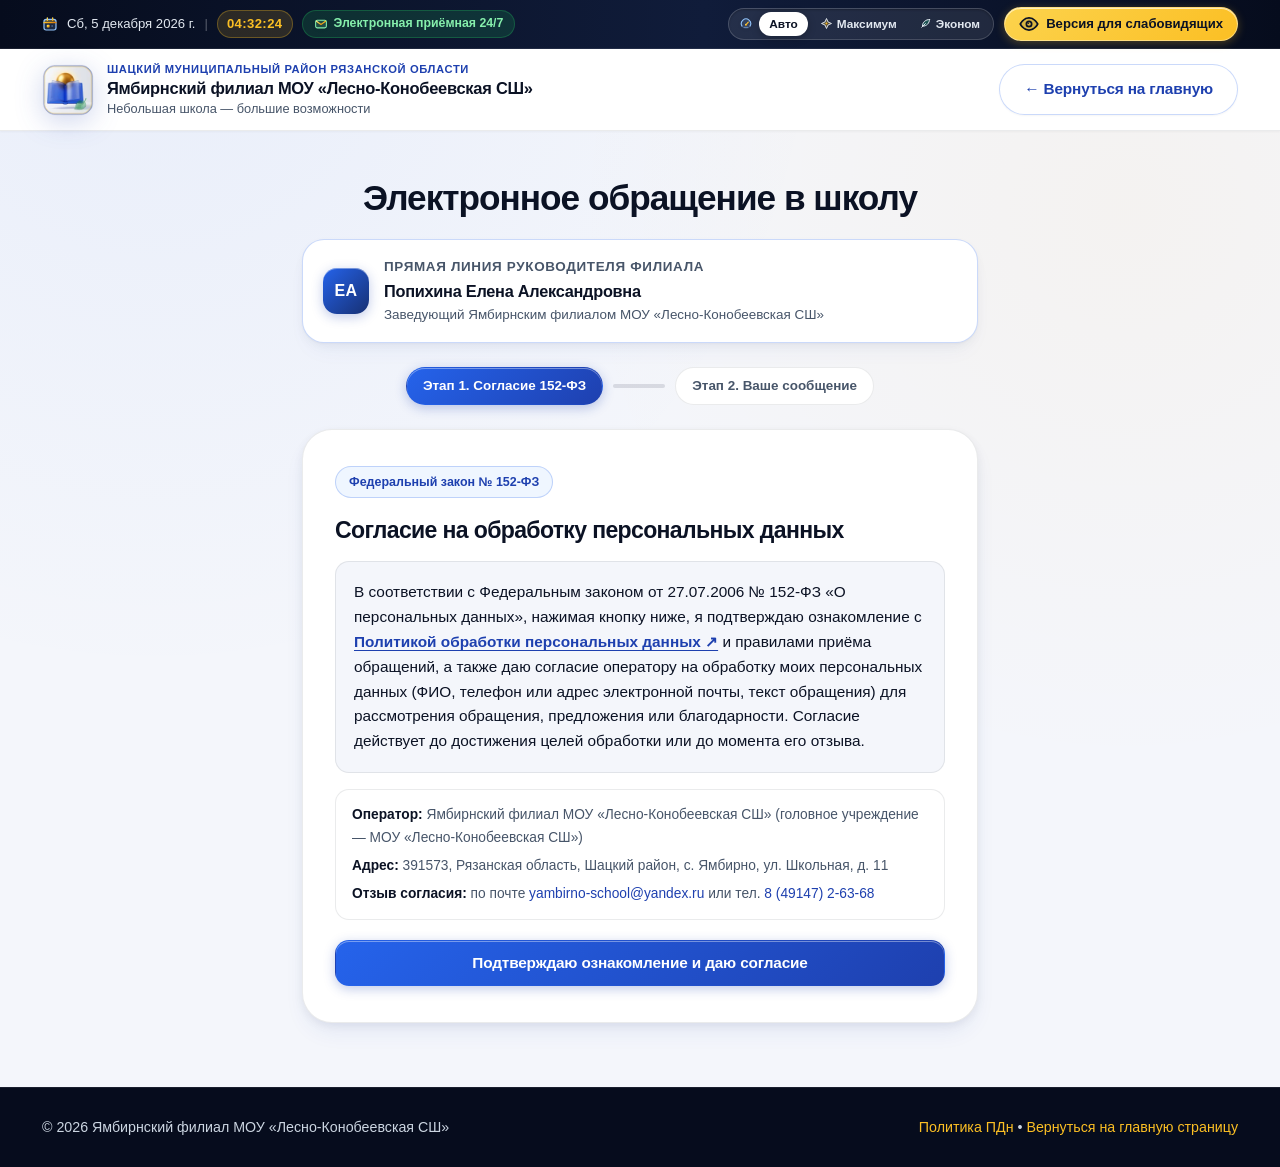
<file: feedback.html>
<!DOCTYPE html>
<html lang="ru">
<head>
  <meta charset="UTF-8">
  <meta name="viewport" content="width=device-width, initial-scale=1.0, viewport-fit=cover">
  <meta name="color-scheme" content="light">
  <meta name="referrer" content="strict-origin-when-cross-origin">
  <meta name="theme-color" content="#1e40af">
  <meta name="robots" content="index, follow">
  <meta http-equiv="Content-Security-Policy" content="default-src 'self'; script-src 'self'; style-src 'self'; img-src 'self' data:; connect-src 'self' https://functions.yandexcloud.net; font-src 'self' data:; object-src 'none'; frame-src 'none'; media-src 'none'; manifest-src 'self'; worker-src 'self'; base-uri 'self'; form-action 'self'; upgrade-insecure-requests;">

  <title>Обратная связь — Ямбирнский филиал МОУ «Лесно-Конобеевская СШ»</title>
  <meta name="description" content="Электронная приёмная Ямбирнского филиала Лесно-Конобеевской СШ. Напишите благодарность учителю, идею или вопрос руководителю школы.">
  <link rel="canonical" href="https://sergievposadprimoauxiliumsta-crypto.github.io/yambirno-school/feedback.html">
  <link rel="manifest" href="manifest.json">
  <link rel="apple-touch-icon" sizes="180x180" href="assets/img/apple-touch-icon.png">
  <link rel="icon" type="image/svg+xml" href="data:image/svg+xml;utf8,%3Csvg xmlns='http://www.w3.org/2000/svg' viewBox='0 0 96 96'%3E%3Cdefs%3E%3ClinearGradient id='g1' x1='0' y1='0' x2='1' y2='1'%3E%3Cstop offset='0%25' stop-color='%231e3a8a'/%3E%3Cstop offset='100%25' stop-color='%232563eb'/%3E%3C/linearGradient%3E%3C/defs%3E%3Ccircle cx='48' cy='48' r='45' fill='url(%23g1)' stroke='%23fbbf24' stroke-width='4'/%3E%3Ccircle cx='48' cy='34' r='11' fill='%23fbbf24'/%3E%3Cpath d='M22 46 C32 42 42 45 48 50 C54 45 64 42 74 46 V68 C64 64 54 67 48 72 C42 67 32 64 22 68 Z' fill='%23ffffff'/%3E%3C/svg%3E">

  <link rel="preconnect" href="https://functions.yandexcloud.net" crossorigin>

  <meta property="og:type" content="website">
  <meta property="og:locale" content="ru_RU">
  <meta property="og:url" content="https://sergievposadprimoauxiliumsta-crypto.github.io/yambirno-school/feedback.html">
  <meta property="og:site_name" content="Ямбирнский филиал МОУ «Лесно-Конобеевская СШ»">
  <meta property="og:title" content="Обратная связь — Ямбирнский филиал МОУ «Лесно-Конобеевская СШ»">
  <meta property="og:description" content="Поблагодарите педагога, предложите идею или задайте вопрос администрации Ямбирнского филиала МОУ «Лесно-Конобеевская СШ».">
  <meta property="og:image" content="https://sergievposadprimoauxiliumsta-crypto.github.io/yambirno-school/og-cover.jpg">
  <meta property="og:image:secure_url" content="https://sergievposadprimoauxiliumsta-crypto.github.io/yambirno-school/og-cover.jpg">
  <meta property="og:image:type" content="image/jpeg">
  <meta property="og:image:alt" content="Электронная приёмная Ямбирнского филиала МОУ «Лесно-Конобеевская СШ»">

  <meta name="twitter:card" content="summary_large_image">
  <meta name="twitter:title" content="Обратная связь — Ямбирнский филиал МОУ «Лесно-Конобеевская СШ»">
  <meta name="twitter:description" content="Отправьте благодарность педагогу, идею или вопрос руководителю Ямбирнского филиала.">
  <meta name="twitter:image" content="https://sergievposadprimoauxiliumsta-crypto.github.io/yambirno-school/og-cover.jpg">
  <meta name="twitter:image:alt" content="Электронная приёмная Ямбирнского филиала МОУ «Лесно-Конобеевская СШ»">

  <script type="application/ld+json">
  {
    "@context": "https://schema.org",
    "@graph": [
      {
        "@type": "ContactPage",
        "@id": "https://sergievposadprimoauxiliumsta-crypto.github.io/yambirno-school/feedback.html#contactpage",
        "url": "https://sergievposadprimoauxiliumsta-crypto.github.io/yambirno-school/feedback.html",
        "name": "Обратная связь — Ямбирнский филиал МОУ «Лесно-Конобеевская СШ»",
        "description": "Электронная приёмная для направления вопросов, предложений и благодарностей руководителю Ямбирнского филиала МОУ «Лесно-Конобеевская СШ».",
        "inLanguage": "ru-RU",
        "isPartOf": {
          "@id": "https://sergievposadprimoauxiliumsta-crypto.github.io/yambirno-school/#website"
        }
      },
      {
        "@type": "BreadcrumbList",
        "itemListElement": [
          {
            "@type": "ListItem",
            "position": 1,
            "name": "Главная",
            "item": "https://sergievposadprimoauxiliumsta-crypto.github.io/yambirno-school/"
          },
          {
            "@type": "ListItem",
            "position": 2,
            "name": "Обратная связь",
            "item": "https://sergievposadprimoauxiliumsta-crypto.github.io/yambirno-school/feedback.html"
          }
        ]
      }
    ]
  }
  </script>

  <script src="gfx-engine.js"></script>
  <link rel="stylesheet" href="tokens.css">
  <link rel="stylesheet" href="styles.css">
  <link rel="stylesheet" href="motion.css">
  <script src="script.js" defer></script>
  <script src="motion.js" defer></script>
</head>
<body class="paper-texture">

  <svg id="yambirno-icon-sprite" class="svg-sprite-defs" xmlns="http://www.w3.org/2000/svg" width="0" height="0" aria-hidden="true">
    <defs>
      <linearGradient id="yamb-fb-sapphire" x1="0%" y1="0%" x2="100%" y2="100%">
        <stop offset="0%" stop-color="#60a5fa"/>
        <stop offset="52%" stop-color="#2563eb"/>
        <stop offset="100%" stop-color="#1e3a8a"/>
      </linearGradient>
      <linearGradient id="yamb-fb-amber" x1="0%" y1="0%" x2="100%" y2="100%">
        <stop offset="0%" stop-color="#fef08a"/>
        <stop offset="48%" stop-color="#fbbf24"/>
        <stop offset="100%" stop-color="#d97706"/>
      </linearGradient>
      <linearGradient id="yamb-fb-emerald" x1="0%" y1="0%" x2="100%" y2="100%">
        <stop offset="0%" stop-color="#6ee7b7"/>
        <stop offset="50%" stop-color="#10b981"/>
        <stop offset="100%" stop-color="#047857"/>
      </linearGradient>
      <linearGradient id="yamb-fb-crimson" x1="0%" y1="0%" x2="100%" y2="100%">
        <stop offset="0%" stop-color="#fda4af"/>
        <stop offset="48%" stop-color="#f43f5e"/>
        <stop offset="100%" stop-color="#be123c"/>
      </linearGradient>
      <linearGradient id="yamb-fb-glass" x1="0%" y1="0%" x2="100%" y2="100%">
        <stop offset="0%" stop-color="#ffffff" stop-opacity="0.88"/>
        <stop offset="55%" stop-color="#ffffff" stop-opacity="0.22"/>
        <stop offset="100%" stop-color="#ffffff" stop-opacity="0.04"/>
      </linearGradient>
    </defs>

    <symbol id="ico-calendar" viewBox="0 0 24 24">
      <rect class="ico-base" x="3" y="5" width="18" height="16" rx="3.2" fill="currentColor" opacity="0.16"/>
      <path class="ico-base" d="M3 8.2A3.2 3.2 0 0 1 6.2 5h11.6A3.2 3.2 0 0 1 21 8.2V10H3V8.2Z" fill="url(#yamb-fb-amber)" opacity="0.32"/>
      <rect class="ico-accent" x="3" y="5" width="18" height="16" rx="3.2" fill="none" stroke="currentColor" stroke-width="1.8" stroke-linejoin="round"/>
      <path class="ico-highlight" d="M5.5 7.2h13" stroke="url(#yamb-fb-glass)" stroke-width="1.1" stroke-linecap="round"/>
      <path d="M3 10h18M8 2.8v3.8M16 2.8v3.8" stroke="url(#yamb-fb-amber)" stroke-width="1.9" stroke-linecap="round"/>
      <rect class="ico-part-moving" x="7.2" y="13" width="4.2" height="4.2" rx="1.1" fill="url(#yamb-fb-amber)"/>
      <circle cx="15.2" cy="15.1" r="1.2" fill="currentColor" opacity="0.55"/>
    </symbol>

    <symbol id="ico-eye" viewBox="0 0 24 24">
      <path class="ico-base" d="M1.5 12s4-7.4 10.5-7.4S22.5 12 22.5 12s-4 7.4-10.5 7.4S1.5 12 1.5 12Z" fill="currentColor" opacity="0.14"/>
      <path d="M1.5 12s4-7.4 10.5-7.4S22.5 12 22.5 12s-4 7.4-10.5 7.4S1.5 12 1.5 12Z" fill="none" stroke="currentColor" stroke-width="2" stroke-linejoin="round"/>
      <circle cx="12" cy="12" r="3.2" fill="none" stroke="currentColor" stroke-width="2"/>
      <circle cx="11.1" cy="11.1" r="1" fill="currentColor"/>
    </symbol>

    <symbol id="ico-mail" viewBox="0 0 24 24">
      <rect class="ico-base" x="2.8" y="5.4" width="18.4" height="13.2" rx="2.8" fill="currentColor" opacity="0.16"/>
      <rect class="ico-accent" x="2.8" y="5.4" width="18.4" height="13.2" rx="2.8" fill="none" stroke="currentColor" stroke-width="1.8"/>
      <path class="ico-highlight" d="M5.4 7.4h13.2" stroke="url(#yamb-fb-glass)" stroke-width="1.15" stroke-linecap="round"/>
      <path class="ico-part-moving" d="m4.2 7.2 7.8 5.6 7.8-5.6" fill="none" stroke="url(#yamb-fb-amber)" stroke-width="1.95" stroke-linecap="round" stroke-linejoin="round"/>
    </symbol>

    <symbol id="ico-question" viewBox="0 0 24 24">
      <circle class="ico-base" cx="12" cy="12" r="9.2" fill="currentColor" opacity="0.18"/>
      <circle class="ico-accent" cx="12" cy="12" r="9.2" fill="none" stroke="currentColor" stroke-width="1.8"/>
      <path class="ico-highlight" d="M7.2 7.4a6.6 6.6 0 0 1 5.4-2.1" fill="none" stroke="url(#yamb-fb-glass)" stroke-width="1.25" stroke-linecap="round"/>
      <g class="ico-part-moving">
        <path d="M9.5 9.3a2.7 2.7 0 0 1 5.1 1.2c0 1.7-2.6 2.1-2.6 3.5" fill="none" stroke="url(#yamb-fb-amber)" stroke-width="2" stroke-linecap="round"/>
        <circle cx="12" cy="17.1" r="1.2" fill="url(#yamb-fb-amber)"/>
      </g>
    </symbol>

    <symbol id="ico-heart" viewBox="0 0 24 24">
      <path class="ico-base" d="M12 20.8S3.8 15.5 3.8 9.4a4.6 4.6 0 0 1 8.2-2.9 4.6 4.6 0 0 1 8.2 2.9c0 6.1-8.2 11.4-8.2 11.4Z" fill="url(#yamb-fb-crimson)" opacity="0.34"/>
      <path class="ico-accent ico-part-moving" d="M12 20.8S3.8 15.5 3.8 9.4a4.6 4.6 0 0 1 8.2-2.9 4.6 4.6 0 0 1 8.2 2.9c0 6.1-8.2 11.4-8.2 11.4Z" fill="none" stroke="url(#yamb-fb-crimson)" stroke-width="1.9" stroke-linejoin="round"/>
      <path class="ico-highlight" d="M6.8 9.1a2.3 2.3 0 0 1 2.2-2" fill="none" stroke="url(#yamb-fb-glass)" stroke-width="1.35" stroke-linecap="round"/>
    </symbol>

    <symbol id="ico-idea" viewBox="0 0 24 24">
      <path class="ico-base" d="M8.8 15.5c-1.6-1-2.6-2.8-2.6-4.9a5.8 5.8 0 1 1 11.6 0c0 2.1-1 3.9-2.6 4.9v1.7H8.8v-1.7Z" fill="url(#yamb-fb-amber)" opacity="0.34"/>
      <path class="ico-accent ico-part-moving" d="M8.8 15.5c-1.6-1-2.6-2.8-2.6-4.9a5.8 5.8 0 1 1 11.6 0c0 2.1-1 3.9-2.6 4.9v1.7H8.8v-1.7Z" fill="none" stroke="url(#yamb-fb-amber)" stroke-width="1.85" stroke-linejoin="round"/>
      <path class="ico-highlight" d="M9.4 8.8a3.2 3.2 0 0 1 2.8-2.2" fill="none" stroke="url(#yamb-fb-glass)" stroke-width="1.3" stroke-linecap="round"/>
      <path d="M9.4 20.2h5.2" stroke="url(#yamb-fb-amber)" stroke-width="1.95" stroke-linecap="round"/>
    </symbol>

    <symbol id="ico-send" viewBox="0 0 24 24">
      <path class="ico-base" d="m20.8 3.6-8.4 16.8-2.7-6.3-6.3-2.7L20.8 3.6Z" fill="currentColor" opacity="0.22"/>
      <path class="ico-accent ico-part-moving" d="m20.8 3.6-8.4 16.8-2.7-6.3-6.3-2.7L20.8 3.6Z" fill="none" stroke="currentColor" stroke-width="1.85" stroke-linecap="round" stroke-linejoin="round"/>
      <path class="ico-part-moving" d="M20.4 4 9.8 14.1" fill="none" stroke="url(#yamb-fb-amber)" stroke-width="1.85" stroke-linecap="round"/>
    </symbol>

    <symbol id="ico-ticket" viewBox="0 0 24 24">
      <path class="ico-base" d="M4 6.5A1.6 1.6 0 0 1 5.6 4.9h12.8A1.6 1.6 0 0 1 20 6.5V10a2 2 0 0 0 0 4v3.5a1.6 1.6 0 0 1-1.6 1.6H5.6A1.6 1.6 0 0 1 4 17.5V14a2 2 0 0 0 0-4V6.5Z" fill="url(#yamb-fb-emerald)" opacity="0.28"/>
      <path class="ico-accent" d="M4 6.5A1.6 1.6 0 0 1 5.6 4.9h12.8A1.6 1.6 0 0 1 20 6.5V10a2 2 0 0 0 0 4v3.5a1.6 1.6 0 0 1-1.6 1.6H5.6A1.6 1.6 0 0 1 4 17.5V14a2 2 0 0 0 0-4V6.5Z" fill="none" stroke="url(#yamb-fb-emerald)" stroke-width="1.85" stroke-linejoin="round"/>
      <path class="ico-highlight" d="M6.4 7.2h11.2" stroke="url(#yamb-fb-glass)" stroke-width="1.15" stroke-linecap="round"/>
      <path class="ico-check-draw" d="m8.8 12.2 2.2 2.2 4.4-4.6" fill="none" stroke="url(#yamb-fb-emerald)" stroke-width="2.15" stroke-linecap="round" stroke-linejoin="round"/>
    </symbol>

    <symbol id="ico-copy" viewBox="0 0 24 24">
      <rect class="ico-base" x="8.8" y="7.8" width="11.4" height="12.4" rx="2.4" fill="currentColor" opacity="0.18"/>
      <rect class="ico-accent" x="8.8" y="7.8" width="11.4" height="12.4" rx="2.4" fill="none" stroke="currentColor" stroke-width="1.8"/>
      <path class="ico-highlight" d="M11.2 10.4h6.6" stroke="url(#yamb-fb-glass)" stroke-width="1.15" stroke-linecap="round"/>
      <path class="ico-part-moving" d="M15.2 7.8V5.9A2.1 2.1 0 0 0 13.1 3.8H6a2.1 2.1 0 0 0-2.1 2.1v9.2A2.1 2.1 0 0 0 6 17.2h2.8" fill="none" stroke="url(#yamb-fb-amber)" stroke-width="1.85" stroke-linecap="round"/>
    </symbol>

    <symbol id="ico-lock" viewBox="0 0 24 24">
      <rect class="ico-base" x="4.8" y="10.4" width="14.4" height="9.8" rx="2.8" fill="url(#yamb-fb-emerald)" opacity="0.28"/>
      <rect class="ico-accent" x="4.8" y="10.4" width="14.4" height="9.8" rx="2.8" fill="none" stroke="url(#yamb-fb-emerald)" stroke-width="1.85"/>
      <path class="ico-highlight" d="M7.2 12.6h9.6" stroke="url(#yamb-fb-glass)" stroke-width="1.1" stroke-linecap="round"/>
      <path class="ico-part-moving" d="M8.4 10.4V7.6a3.6 3.6 0 1 1 7.2 0v2.8" fill="none" stroke="url(#yamb-fb-emerald)" stroke-width="1.85" stroke-linecap="round"/>
      <circle cx="12" cy="15.3" r="1.4" fill="url(#yamb-fb-emerald)"/>
    </symbol>

    <symbol id="ico-gfx-auto" viewBox="0 0 24 24">
      <circle class="ico-base" cx="12" cy="12" r="8.6" fill="currentColor" opacity="0.14"/>
      <path class="ico-accent" d="M5.2 15.6a8 8 0 1 1 13.6 0" fill="none" stroke="currentColor" stroke-width="1.85" stroke-linecap="round"/>
      <path class="ico-part-moving" d="M12 13.4 16 8.8" fill="none" stroke="url(#yamb-fb-amber)" stroke-width="2" stroke-linecap="round"/>
      <circle cx="12" cy="13.4" r="1.7" fill="url(#yamb-fb-amber)"/>
      <path class="ico-highlight" d="M8.5 17.8h7" stroke="currentColor" stroke-width="1.6" stroke-linecap="round" opacity="0.6"/>
    </symbol>

    <symbol id="ico-gfx-high" viewBox="0 0 24 24">
      <polygon class="ico-base" points="12,2.8 14.8,9.2 21.2,12 14.8,14.8 12,21.2 9.2,14.8 2.8,12 9.2,9.2" fill="url(#yamb-fb-amber)" opacity="0.28"/>
      <polygon class="ico-accent ico-part-moving" points="12,2.8 14.8,9.2 21.2,12 14.8,14.8 12,21.2 9.2,14.8 2.8,12 9.2,9.2" fill="none" stroke="currentColor" stroke-width="1.75" stroke-linejoin="round"/>
      <circle class="ico-highlight" cx="12" cy="12" r="1.8" fill="url(#yamb-fb-amber)"/>
    </symbol>

    <symbol id="ico-gfx-lite" viewBox="0 0 24 24">
      <path class="ico-base" d="M19.4 4.6C12 4.6 6.4 9.6 6.4 17c7.4 0 13-5.2 13-12.4Z" fill="url(#yamb-fb-emerald)" opacity="0.28"/>
      <path class="ico-accent ico-part-moving" d="M19.4 4.6C12 4.6 6.4 9.6 6.4 17c7.4 0 13-5.2 13-12.4ZM5 19l6.8-6.8" fill="none" stroke="currentColor" stroke-width="1.8" stroke-linecap="round" stroke-linejoin="round"/>
    </symbol>
  </svg>

  <a href="#feedback-main" class="skip-link">Перейти к форме обращения</a>

  <div id="dynamic-island-toast" class="dynamic-island" role="status" aria-live="polite" aria-hidden="true">
    <span class="island-dot" aria-hidden="true"></span>
    <span id="dynamic-island-text" class="island-text">Готово</span>
  </div>

  <header class="site-header">
    <div class="top-utility-bar" role="region" aria-label="Панель текущего времени и специальных возможностей">
      <div class="container utility-inner">
        <div class="utility-datetime">
          <span class="utility-icon" aria-hidden="true">
            <svg class="ui-ico" width="16" height="16"><use href="#ico-calendar"></use></svg>
          </span>
          <span id="live-date-display" class="utility-date-text">Загрузка даты...</span>
          <span class="utility-sep" aria-hidden="true">|</span>
          <span id="live-time-display" class="live-clock-digits" aria-label="Текущее время">--:--:--</span>
          <span class="school-status-pill">
            <svg class="ui-ico" width="14" height="14" aria-hidden="true"><use href="#ico-mail"></use></svg>
            <span>Электронная приёмная 24/7</span>
          </span>
        </div>

        <div class="utility-right-controls">
          <div id="gfx-switcher" class="gfx-switcher" role="group" aria-label="Уровень графики и анимаций">
            <span class="gfx-switcher-label" aria-hidden="true" title="Режим графики">
              <svg class="ui-ico" width="14" height="14"><use href="#ico-gfx-auto"></use></svg>
            </span>
            <button type="button" class="gfx-choice-btn active" data-gfx-choice="auto" aria-pressed="true" title="Автоматический подбор графики под устройство">
              <span>Авто</span>
            </button>
            <button type="button" class="gfx-choice-btn" data-gfx-choice="high" aria-pressed="false" title="Максимальная графика и плавные эффекты">
              <svg class="ui-ico" width="13" height="13" aria-hidden="true"><use href="#ico-gfx-high"></use></svg>
              <span>Максимум</span>
            </button>
            <button type="button" class="gfx-choice-btn" data-gfx-choice="lite" aria-pressed="false" title="Экономный режим для слабых телефонов и экономии батареи">
              <svg class="ui-ico" width="13" height="13" aria-hidden="true"><use href="#ico-gfx-lite"></use></svg>
              <span>Эконом</span>
            </button>
          </div>

          <div class="utility-a11y-slot">
            <button
              type="button"
              id="a11y-toggle"
              class="btn-a11y"
              aria-label="Версия для слабовидящих"
              aria-pressed="false"
              aria-controls="a11y-panel"
            >
              <svg class="icon-eye ui-ico" width="20" height="20" aria-hidden="true"><use href="#ico-eye"></use></svg>
              <span class="a11y-btn-text">Версия для слабовидящих</span>
            </button>
          </div>
        </div>
      </div>
    </div>

    <div id="a11y-panel" class="a11y-panel hidden" role="region" aria-label="Настройки версии для слабовидящих по ГОСТ Р 52872-2019" hidden>
      <div class="container a11y-panel-inner">
        <div class="a11y-group" role="group" aria-label="Размер шрифта">
          <span class="a11y-group-label">Шрифт:</span>
          <button type="button" class="a11y-opt-btn" data-a11y-size="normal" aria-pressed="true">А</button>
          <button type="button" class="a11y-opt-btn" data-a11y-size="large" aria-pressed="false">А+</button>
          <button type="button" class="a11y-opt-btn" data-a11y-size="xlarge" aria-pressed="false">А++</button>
        </div>
        <div class="a11y-group" role="group" aria-label="Цветовая схема">
          <span class="a11y-group-label">Цвета:</span>
          <button type="button" class="a11y-opt-btn" data-a11y-theme="yellow" aria-pressed="true">Ж/Ч</button>
          <button type="button" class="a11y-opt-btn" data-a11y-theme="white" aria-pressed="false">Ч/Б</button>
          <button type="button" class="a11y-opt-btn" data-a11y-theme="black" aria-pressed="false">Б/Ч</button>
          <button type="button" class="a11y-opt-btn" data-a11y-theme="blue" aria-pressed="false">С/Г</button>
        </div>
        <div class="a11y-group" role="group" aria-label="Гарнитура шрифта">
          <span class="a11y-group-label">Гарнитура:</span>
          <button type="button" class="a11y-opt-btn" data-a11y-font="sans" aria-pressed="true">Без засечек</button>
          <button type="button" class="a11y-opt-btn" data-a11y-font="serif" aria-pressed="false">С засечками</button>
        </div>
        <div class="a11y-group" role="group" aria-label="Интервал между буквами">
          <span class="a11y-group-label">Кернинг:</span>
          <button type="button" class="a11y-opt-btn" data-a11y-spacing="normal" aria-pressed="true">1x</button>
          <button type="button" class="a11y-opt-btn" data-a11y-spacing="medium" aria-pressed="false">1.5x</button>
          <button type="button" class="a11y-opt-btn" data-a11y-spacing="large" aria-pressed="false">2x</button>
        </div>
        <div class="a11y-group" role="group" aria-label="Межстрочный интервал">
          <span class="a11y-group-label">Строки:</span>
          <button type="button" class="a11y-opt-btn" data-a11y-lh="normal" aria-pressed="true">1.5</button>
          <button type="button" class="a11y-opt-btn" data-a11y-lh="medium" aria-pressed="false">1.9</button>
          <button type="button" class="a11y-opt-btn" data-a11y-lh="large" aria-pressed="false">2.2</button>
        </div>
        <div class="a11y-group" role="group" aria-label="Изображения">
          <span class="a11y-group-label">Фото:</span>
          <button type="button" class="a11y-opt-btn" id="a11y-images-toggle" aria-pressed="false">Скрыты</button>
        </div>
        <button type="button" class="a11y-opt-btn a11y-reset-btn" id="a11y-reset-btn">Сбросить</button>
      </div>
    </div>

    <div class="container header-main-inner">
      <a href="./" class="brand" aria-label="Вернуться на главную страницу школы">
        <picture class="logo-picture">
          <source srcset="assets/img/emblem-header-128.webp" type="image/webp">
          <img
            src="assets/img/emblem-header-128.png"
            alt="Эмблема Ямбирнского филиала МОУ Лесно-Конобеевская СШ"
            class="logo-img"
            width="54"
            height="54"
            decoding="async"
          >
        </picture>
        <div class="brand-text">
          <span class="brand-sub">Шацкий муниципальный район Рязанской области</span>
          <span class="brand-title">Ямбирнский филиал МОУ «Лесно-Конобеевская СШ»</span>
          <span class="brand-motto">Небольшая школа — большие возможности</span>
        </div>
      </a>

      <div class="header-actions">
        <a href="./" class="btn btn-secondary">← Вернуться на главную</a>
      </div>
    </div>
  </header>

  <main id="feedback-main" class="feedback-main">
    <div class="container feedback-container">

      <h1 class="page-main-title">Электронное обращение в школу</h1>

      <div id="frame-guard-banner" class="frame-guard-banner hidden" role="alert" hidden>
        В целях безопасности отправка обращений внутри стороннего окна (iframe) заблокирована. Пожалуйста, откройте страницу электронной приёмной напрямую в отдельной вкладке браузера.
      </div>

      <noscript>
        <div class="noscript-banner" role="alert">
          Для отправки электронного обращения необходимо включить JavaScript в настройках браузера. Вы также можете обратиться в школу по телефону <a href="tel:+74914726368">8 (49147) 2-63-68</a> или по почте <a href="mailto:yambirno-school@yandex.ru">yambirno-school@yandex.ru</a>.
        </div>
      </noscript>

      <div class="recipient-ticket surface-card">
        <div class="director-avatar-badge" aria-hidden="true">ЕА</div>
        <div class="recipient-ticket-info">
          <span class="recipient-ticket-label">Прямая линия руководителя филиала</span>
          <strong>Попихина Елена Александровна</strong>
          <span>Заведующий Ямбирнским филиалом МОУ «Лесно-Конобеевская СШ»</span>
        </div>
      </div>

      <div class="steps-indicator" aria-label="Этапы отправки обращения">
        <div class="step-pill active" id="step-indicator-1">Этап 1. Согласие 152-ФЗ</div>
        <div class="steps-progress-track" aria-hidden="true">
          <div id="steps-progress-bar" class="steps-progress-bar"></div>
        </div>
        <div class="step-pill" id="step-indicator-2">Этап 2. Ваше сообщение</div>
      </div>

      <section id="consent-step" class="feedback-card surface-card step-transition-card" aria-labelledby="consent-title">
        <div class="law-badge">Федеральный закон № 152-ФЗ</div>
        <h2 id="consent-title" class="feedback-title">Согласие на обработку персональных данных</h2>
        <p class="consent-text">
          В соответствии с Федеральным законом от 27.07.2006 № 152-ФЗ «О персональных данных», нажимая кнопку ниже, я подтверждаю ознакомление с <a href="privacy.html" target="_blank" rel="noopener noreferrer" class="consent-policy-link">Политикой обработки персональных данных ↗</a> и правилами приёма обращений, а также даю согласие оператору на обработку моих персональных данных (ФИО, телефон или адрес электронной почты, текст обращения) для рассмотрения обращения, предложения или благодарности. Согласие действует до достижения целей обработки или до момента его отзыва.
        </p>

        <div class="consent-operator-meta">
          <span><strong>Оператор:</strong> Ямбирнский филиал МОУ «Лесно-Конобеевская СШ» (головное учреждение — МОУ «Лесно-Конобеевская СШ»)</span>
          <span><strong>Адрес:</strong> 391573, Рязанская область, Шацкий район, с. Ямбирно, ул. Школьная, д. 11</span>
          <span><strong>Отзыв согласия:</strong> по почте <a href="mailto:yambirno-school@yandex.ru">yambirno-school@yandex.ru</a> или тел. <a href="tel:+74914726368">8 (49147) 2-63-68</a></span>
        </div>

        <div class="consent-actions">
          <button type="button" id="accept-consent-btn" class="btn btn-primary btn-full">
            Подтверждаю ознакомление и даю согласие
          </button>
        </div>
      </section>

      <section id="form-step" class="feedback-card surface-card step-transition-card topic-theme-question hidden" aria-labelledby="form-title" aria-hidden="true" hidden>
        <h2 id="form-title" class="feedback-title">Напишите ваше обращение, идею или благодарность</h2>
        <p class="feedback-subtitle">
          Выберите тему и заполните поля ниже. Обращение с присвоенным номером талона направляется по защищённому российскому каналу прямо на официальную почту школы yambirno-school@yandex.ru.
        </p>

        <form id="feedback-form" novalidate autocomplete="on">
          <fieldset id="form-fieldset" class="form-fieldset" disabled>

            <div class="hp-field" aria-hidden="true">
              <label for="website-hp">Оставьте это поле пустым</label>
              <input type="text" id="website-hp" name="website_hp" tabindex="-1" autocomplete="off">
            </div>

            <div class="form-group">
              <span class="form-label">Повод обращения:</span>
              <div class="topic-selector" role="group" aria-label="Выберите повод обращения">
                <button type="button" class="topic-chip active" data-topic-theme="question" data-topic-prefix="[Вопрос руководителю] " aria-pressed="true">
                  <svg class="ui-ico" width="16" height="16" aria-hidden="true"><use href="#ico-question"></use></svg>
                  <span>Вопрос</span>
                </button>
                <button type="button" class="topic-chip" data-topic-theme="thanks" data-topic-prefix="[Благодарность учителю] " aria-pressed="false">
                  <svg class="ui-ico" width="16" height="16" aria-hidden="true"><use href="#ico-heart"></use></svg>
                  <span>Благодарность</span>
                </button>
                <button type="button" class="topic-chip" data-topic-theme="idea" data-topic-prefix="[Предложение / Идея] " aria-pressed="false">
                  <svg class="ui-ico" width="16" height="16" aria-hidden="true"><use href="#ico-idea"></use></svg>
                  <span>Идея / Предложение</span>
                </button>
              </div>
            </div>

            <div class="form-group">
              <label for="fio-input" class="form-label">Ваши Фамилия и Имя (Отчество — при наличии) <span class="req">*</span></label>
              <input
                type="text"
                id="fio-input"
                name="fio"
                class="form-control"
                placeholder="Например: Иванова Мария Ивановна"
                maxlength="120"
                autocomplete="name"
                aria-describedby="fio-hint"
                aria-invalid="false"
                required
              >
              <span id="fio-hint" class="field-hint">Только буквы и пробелы, минимум 2 слова</span>
            </div>

            <div class="form-group">
              <label for="contact-input" class="form-label">Контакт для обратной связи (телефон или Email) <span class="req">*</span></label>
              <input
                type="text"
                id="contact-input"
                name="contact"
                class="form-control"
                placeholder="+7 (900) 000-00-00 или example@yandex.ru"
                maxlength="100"
                autocapitalize="none"
                autocorrect="off"
                spellcheck="false"
                aria-describedby="contact-hint"
                aria-invalid="false"
                required
              >
              <span id="contact-hint" class="field-hint">Укажите номер телефона (+7 или 8) либо адрес электронной почты</span>
            </div>

            <div class="form-group">
              <div class="form-label-row">
                <label for="comment-input" class="form-label">Текст сообщения <span class="req">*</span></label>
                <span id="comment-char-counter" class="char-counter">0 / 1978</span>
              </div>
              <textarea
                id="comment-input"
                name="comment"
                rows="5"
                class="form-control"
                placeholder="Напишите здесь ваш вопрос, слова благодарности педагогу или предложение..."
                maxlength="1978"
                aria-describedby="comment-hint"
                aria-invalid="false"
                required
              ></textarea>
              <span id="comment-hint" class="field-hint">Пожалуйста, напишите ваше сообщение (от 5 до 1978 символов)</span>
            </div>

            <div class="consent-confirmed-note">
              <svg class="ui-ico" width="15" height="15" aria-hidden="true"><use href="#ico-lock"></use></svg>
              <span>Условия <a href="privacy.html" target="_blank" rel="noopener noreferrer" class="consent-policy-link">Политики обработки персональных данных ↗</a> (152-ФЗ) приняты</span>
            </div>

            <button type="submit" id="submit-btn" class="btn btn-primary btn-full" disabled>
              <svg class="ui-ico ui-ico--send" width="18" height="18" aria-hidden="true"><use href="#ico-send"></use></svg>
              <span id="submit-btn-text">Отправить сообщение в школу</span>
              <span id="submit-loader" class="spinner hidden" aria-hidden="true"></span>
            </button>
          </fieldset>

          <div id="form-response" class="form-response hidden" role="status" aria-live="polite"></div>
        </form>

        <div id="feedback-receipt" class="receipt-box hidden" aria-live="polite">
          <div class="receipt-header">
            <span class="receipt-check-icon" aria-hidden="true">
              <svg class="ui-ico ui-ico--ticket" width="24" height="24"><use href="#ico-ticket"></use></svg>
            </span>
            <div>
              <h3 id="receipt-heading" class="receipt-heading" tabindex="-1">Обращение успешно зарегистрировано!</h3>
              <div class="receipt-meta-row">
                <span id="receipt-meta" class="receipt-meta">Талон № ...</span>
                <button type="button" id="copy-ticket-btn" class="btn-copy-ticket" title="Скопировать только номер талона">
                  <svg class="ui-ico" width="14" height="14" aria-hidden="true"><use href="#ico-copy"></use></svg>
                  <span>Скопировать талон</span>
                </button>
              </div>
            </div>
          </div>
          <div class="receipt-body">
            <div class="receipt-row">
              <span>Заявитель:</span>
              <strong id="receipt-fio"></strong>
            </div>
            <div class="receipt-row">
              <span>Контакт:</span>
              <strong id="receipt-contact"></strong>
            </div>
            <div class="receipt-row">
              <span>Текст:</span>
              <p id="receipt-comment" class="receipt-comment-text"></p>
            </div>
          </div>
          <div class="receipt-actions">
            <button type="button" id="copy-receipt-btn" class="btn btn-secondary">
              <svg class="ui-ico" width="16" height="16" aria-hidden="true"><use href="#ico-copy"></use></svg>
              <span>Скопировать текст для себя</span>
            </button>
            <button type="button" id="new-feedback-btn" class="btn btn-primary">Написать ещё одно обращение</button>
          </div>
        </div>
      </section>

    </div>
  </main>

  <footer class="site-footer">
    <div class="container footer-inner">
      <p>© 2026 Ямбирнский филиал МОУ «Лесно-Конобеевская СШ»</p>
      <p>
        <a href="privacy.html" class="footer-link">Политика ПДн</a> •
        <a href="./" class="footer-link">Вернуться на главную страницу</a>
      </p>
    </div>
  </footer>

</body>
</html>
</file>
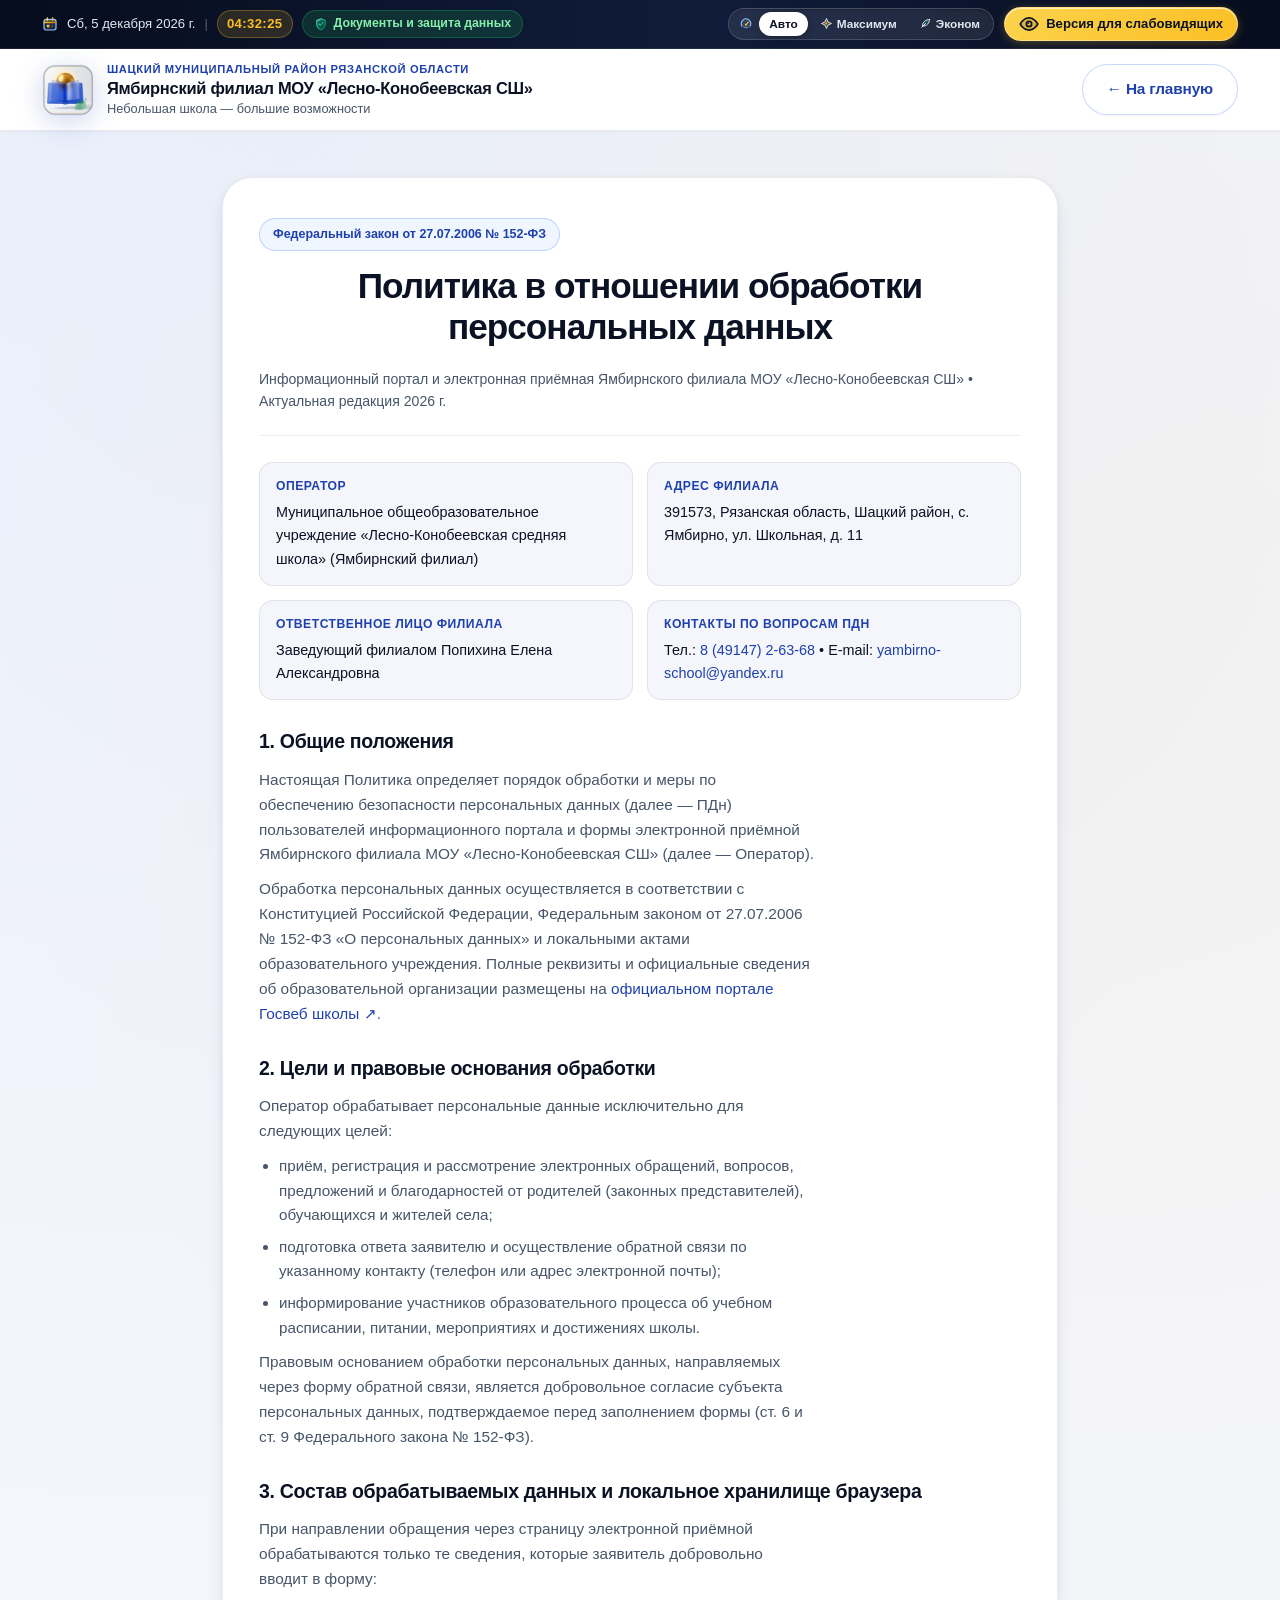
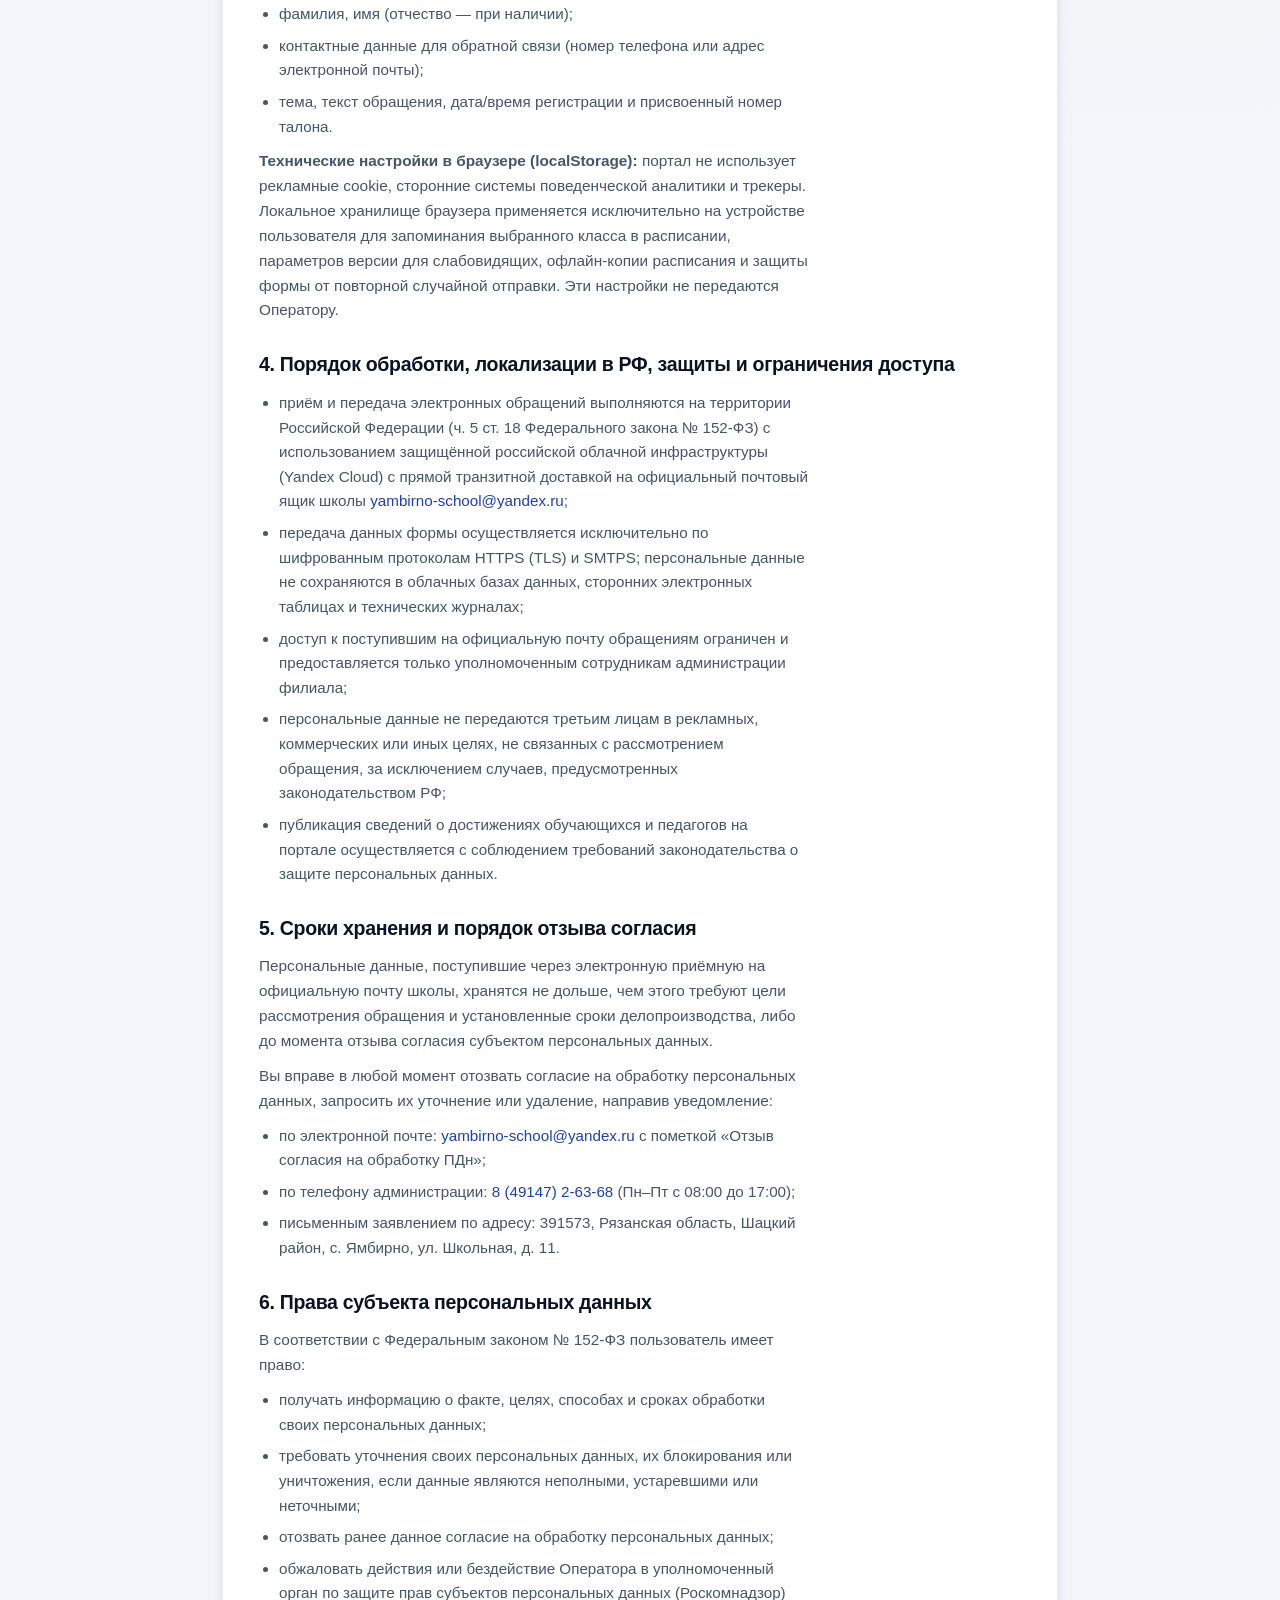
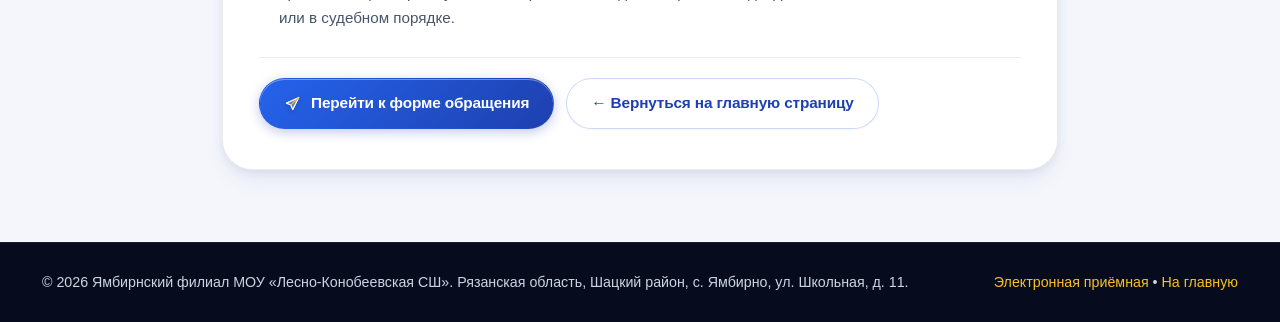
<file: privacy.html>
<!DOCTYPE html>
<html lang="ru">
<head>
  <meta charset="UTF-8">
  <meta name="viewport" content="width=device-width, initial-scale=1.0, viewport-fit=cover">
  <meta name="color-scheme" content="light">
  <meta name="referrer" content="strict-origin-when-cross-origin">
  <meta name="theme-color" content="#1e40af">
  <meta name="robots" content="index, follow">
  <meta http-equiv="Content-Security-Policy" content="default-src 'self'; script-src 'self'; style-src 'self'; img-src 'self' data:; connect-src 'self'; font-src 'self' data:; object-src 'none'; frame-src 'none'; media-src 'none'; manifest-src 'self'; worker-src 'self'; base-uri 'self'; form-action 'self'; upgrade-insecure-requests;">

  <title>Политика обработки персональных данных — Ямбирнский филиал МОУ «Лесно-Конобеевская СШ»</title>
  <meta name="description" content="Политика обработки персональных данных посетителей информационного портала и электронной приёмной Ямбирнского филиала МОУ «Лесно-Конобеевская СШ» (152-ФЗ).">
  <link rel="canonical" href="https://sergievposadprimoauxiliumsta-crypto.github.io/yambirno-school/privacy.html">
  <link rel="manifest" href="manifest.json">
  <link rel="apple-touch-icon" sizes="180x180" href="assets/img/apple-touch-icon.png">
  <link rel="icon" type="image/svg+xml" href="data:image/svg+xml;utf8,%3Csvg xmlns='http://www.w3.org/2000/svg' viewBox='0 0 96 96'%3E%3Cdefs%3E%3ClinearGradient id='g1' x1='0' y1='0' x2='1' y2='1'%3E%3Cstop offset='0%25' stop-color='%231e3a8a'/%3E%3Cstop offset='100%25' stop-color='%232563eb'/%3E%3C/linearGradient%3E%3C/defs%3E%3Ccircle cx='48' cy='48' r='45' fill='url(%23g1)' stroke='%23fbbf24' stroke-width='4'/%3E%3Ccircle cx='48' cy='34' r='11' fill='%23fbbf24'/%3E%3Cpath d='M22 46 C32 42 42 45 48 50 C54 45 64 42 74 46 V68 C64 64 54 67 48 72 C42 67 32 64 22 68 Z' fill='%23ffffff'/%3E%3C/svg%3E">

  <meta property="og:type" content="website">
  <meta property="og:locale" content="ru_RU">
  <meta property="og:url" content="https://sergievposadprimoauxiliumsta-crypto.github.io/yambirno-school/privacy.html">
  <meta property="og:site_name" content="Ямбирнский филиал МОУ «Лесно-Конобеевская СШ»">
  <meta property="og:title" content="Политика обработки персональных данных — Ямбирнский филиал МОУ «Лесно-Конобеевская СШ»">
  <meta property="og:description" content="Порядок сбора, локализации в РФ, защиты и отзыва согласия на обработку персональных данных на информационном портале школы.">
  <meta property="og:image" content="https://sergievposadprimoauxiliumsta-crypto.github.io/yambirno-school/og-cover.jpg">
  <meta property="og:image:secure_url" content="https://sergievposadprimoauxiliumsta-crypto.github.io/yambirno-school/og-cover.jpg">
  <meta property="og:image:type" content="image/jpeg">
  <meta property="og:image:alt" content="Ямбирнский филиал МОУ «Лесно-Конобеевская СШ» — Политика обработки персональных данных">
  <meta name="twitter:card" content="summary_large_image">
  <meta name="twitter:title" content="Политика обработки персональных данных — Ямбирнский филиал">
  <meta name="twitter:description" content="Правила обработки и защиты персональных данных пользователей электронной приёмной школы (152-ФЗ).">
  <meta name="twitter:image" content="https://sergievposadprimoauxiliumsta-crypto.github.io/yambirno-school/og-cover.jpg">
  <meta name="twitter:image:alt" content="Ямбирнский филиал МОУ «Лесно-Конобеевская СШ» — Политика обработки персональных данных">

  <script type="application/ld+json">
  {
    "@context": "https://schema.org",
    "@graph": [
      {
        "@type": "WebPage",
        "@id": "https://sergievposadprimoauxiliumsta-crypto.github.io/yambirno-school/privacy.html#webpage",
        "url": "https://sergievposadprimoauxiliumsta-crypto.github.io/yambirno-school/privacy.html",
        "name": "Политика обработки персональных данных — Ямбирнский филиал МОУ «Лесно-Конобеевская СШ»",
        "description": "Политика в отношении обработки и защиты персональных данных пользователей информационного портала Ямбирнского филиала МОУ «Лесно-Конобеевская СШ».",
        "inLanguage": "ru-RU",
        "isPartOf": {
          "@id": "https://sergievposadprimoauxiliumsta-crypto.github.io/yambirno-school/#website"
        }
      },
      {
        "@type": "BreadcrumbList",
        "itemListElement": [
          {
            "@type": "ListItem",
            "position": 1,
            "name": "Главная",
            "item": "https://sergievposadprimoauxiliumsta-crypto.github.io/yambirno-school/"
          },
          {
            "@type": "ListItem",
            "position": 2,
            "name": "Политика обработки персональных данных",
            "item": "https://sergievposadprimoauxiliumsta-crypto.github.io/yambirno-school/privacy.html"
          }
        ]
      }
    ]
  }
  </script>

  <script src="gfx-engine.js"></script>
  <link rel="stylesheet" href="tokens.css">
  <link rel="stylesheet" href="styles.css">
  <link rel="stylesheet" href="motion.css">
  <script src="script.js" defer></script>
  <script src="motion.js" defer></script>
</head>
<body class="paper-texture">

  <svg id="yambirno-icon-sprite" class="svg-sprite-defs" xmlns="http://www.w3.org/2000/svg" width="0" height="0" aria-hidden="true">
    <defs>
      <linearGradient id="yamb-pr-sapphire" x1="0%" y1="0%" x2="100%" y2="100%">
        <stop offset="0%" stop-color="#60a5fa"/>
        <stop offset="52%" stop-color="#2563eb"/>
        <stop offset="100%" stop-color="#1e3a8a"/>
      </linearGradient>
      <linearGradient id="yamb-pr-amber" x1="0%" y1="0%" x2="100%" y2="100%">
        <stop offset="0%" stop-color="#fef08a"/>
        <stop offset="48%" stop-color="#fbbf24"/>
        <stop offset="100%" stop-color="#d97706"/>
      </linearGradient>
      <linearGradient id="yamb-pr-emerald" x1="0%" y1="0%" x2="100%" y2="100%">
        <stop offset="0%" stop-color="#6ee7b7"/>
        <stop offset="50%" stop-color="#10b981"/>
        <stop offset="100%" stop-color="#047857"/>
      </linearGradient>
      <linearGradient id="yamb-pr-glass" x1="0%" y1="0%" x2="100%" y2="100%">
        <stop offset="0%" stop-color="#ffffff" stop-opacity="0.88"/>
        <stop offset="55%" stop-color="#ffffff" stop-opacity="0.22"/>
        <stop offset="100%" stop-color="#ffffff" stop-opacity="0.04"/>
      </linearGradient>
    </defs>

    <symbol id="ico-calendar" viewBox="0 0 24 24">
      <rect class="ico-base" x="3" y="5" width="18" height="16" rx="3.2" fill="currentColor" opacity="0.16"/>
      <path class="ico-base" d="M3 8.2A3.2 3.2 0 0 1 6.2 5h11.6A3.2 3.2 0 0 1 21 8.2V10H3V8.2Z" fill="url(#yamb-pr-amber)" opacity="0.32"/>
      <rect class="ico-accent" x="3" y="5" width="18" height="16" rx="3.2" fill="none" stroke="currentColor" stroke-width="1.8" stroke-linejoin="round"/>
      <path class="ico-highlight" d="M5.5 7.2h13" stroke="url(#yamb-pr-glass)" stroke-width="1.1" stroke-linecap="round"/>
      <path d="M3 10h18M8 2.8v3.8M16 2.8v3.8" stroke="url(#yamb-pr-amber)" stroke-width="1.9" stroke-linecap="round"/>
      <rect class="ico-part-moving" x="7.2" y="13" width="4.2" height="4.2" rx="1.1" fill="url(#yamb-pr-amber)"/>
      <circle cx="15.2" cy="15.1" r="1.2" fill="currentColor" opacity="0.55"/>
    </symbol>

    <symbol id="ico-cat-safety" viewBox="0 0 24 24">
      <path class="ico-base" d="M12 2.8 4.8 5.9v5.9c0 4.8 3.1 8.4 7.2 10 4.1-1.6 7.2-5.2 7.2-10V5.9L12 2.8Z" fill="url(#yamb-pr-emerald)" opacity="0.28"/>
      <path class="ico-accent" d="M12 2.8 4.8 5.9v5.9c0 4.8 3.1 8.4 7.2 10 4.1-1.6 7.2-5.2 7.2-10V5.9L12 2.8Z" fill="none" stroke="url(#yamb-pr-emerald)" stroke-width="1.85" stroke-linejoin="round"/>
      <path class="ico-highlight" d="M7.3 7.6 11.4 5.8" stroke="url(#yamb-pr-glass)" stroke-width="1.25" stroke-linecap="round"/>
      <path class="ico-part-moving" d="m8.8 12.1 2.2 2.2 4.4-4.5" fill="none" stroke="url(#yamb-pr-emerald)" stroke-width="2.1" stroke-linecap="round" stroke-linejoin="round"/>
    </symbol>

    <symbol id="ico-eye" viewBox="0 0 24 24">
      <path class="ico-base" d="M1.5 12s4-7.4 10.5-7.4S22.5 12 22.5 12s-4 7.4-10.5 7.4S1.5 12 1.5 12Z" fill="currentColor" opacity="0.14"/>
      <path d="M1.5 12s4-7.4 10.5-7.4S22.5 12 22.5 12s-4 7.4-10.5 7.4S1.5 12 1.5 12Z" fill="none" stroke="currentColor" stroke-width="2" stroke-linejoin="round"/>
      <circle cx="12" cy="12" r="3.2" fill="none" stroke="currentColor" stroke-width="2"/>
      <circle cx="11.1" cy="11.1" r="1" fill="currentColor"/>
    </symbol>

    <symbol id="ico-send" viewBox="0 0 24 24">
      <path class="ico-base" d="m20.8 3.6-8.4 16.8-2.7-6.3-6.3-2.7L20.8 3.6Z" fill="currentColor" opacity="0.22"/>
      <path class="ico-accent ico-part-moving" d="m20.8 3.6-8.4 16.8-2.7-6.3-6.3-2.7L20.8 3.6Z" fill="none" stroke="currentColor" stroke-width="1.85" stroke-linecap="round" stroke-linejoin="round"/>
      <path class="ico-part-moving" d="M20.4 4 9.8 14.1" fill="none" stroke="url(#yamb-pr-amber)" stroke-width="1.85" stroke-linecap="round"/>
    </symbol>

    <symbol id="ico-gfx-auto" viewBox="0 0 24 24">
      <circle class="ico-base" cx="12" cy="12" r="8.6" fill="currentColor" opacity="0.14"/>
      <path class="ico-accent" d="M5.2 15.6a8 8 0 1 1 13.6 0" fill="none" stroke="currentColor" stroke-width="1.85" stroke-linecap="round"/>
      <path class="ico-part-moving" d="M12 13.4 16 8.8" fill="none" stroke="url(#yamb-pr-amber)" stroke-width="2" stroke-linecap="round"/>
      <circle cx="12" cy="13.4" r="1.7" fill="url(#yamb-pr-amber)"/>
      <path class="ico-highlight" d="M8.5 17.8h7" stroke="currentColor" stroke-width="1.6" stroke-linecap="round" opacity="0.6"/>
    </symbol>

    <symbol id="ico-gfx-high" viewBox="0 0 24 24">
      <polygon class="ico-base" points="12,2.8 14.8,9.2 21.2,12 14.8,14.8 12,21.2 9.2,14.8 2.8,12 9.2,9.2" fill="url(#yamb-pr-amber)" opacity="0.28"/>
      <polygon class="ico-accent ico-part-moving" points="12,2.8 14.8,9.2 21.2,12 14.8,14.8 12,21.2 9.2,14.8 2.8,12 9.2,9.2" fill="none" stroke="currentColor" stroke-width="1.75" stroke-linejoin="round"/>
      <circle class="ico-highlight" cx="12" cy="12" r="1.8" fill="url(#yamb-pr-amber)"/>
    </symbol>

    <symbol id="ico-gfx-lite" viewBox="0 0 24 24">
      <path class="ico-base" d="M19.4 4.6C12 4.6 6.4 9.6 6.4 17c7.4 0 13-5.2 13-12.4Z" fill="url(#yamb-pr-emerald)" opacity="0.28"/>
      <path class="ico-accent ico-part-moving" d="M19.4 4.6C12 4.6 6.4 9.6 6.4 17c7.4 0 13-5.2 13-12.4ZM5 19l6.8-6.8" fill="none" stroke="currentColor" stroke-width="1.8" stroke-linecap="round" stroke-linejoin="round"/>
    </symbol>
  </svg>

  <a href="#policy-main" class="skip-link">Перейти к тексту политики</a>

  <div id="dynamic-island-toast" class="dynamic-island" role="status" aria-live="polite" aria-hidden="true">
    <span class="island-dot" aria-hidden="true"></span>
    <span id="dynamic-island-text" class="island-text">Готово</span>
  </div>

  <header class="site-header">
    <div class="top-utility-bar" role="region" aria-label="Панель текущего времени и специальных возможностей">
      <div class="container utility-inner">
        <div class="utility-datetime">
          <span class="utility-icon" aria-hidden="true">
            <svg class="ui-ico" width="16" height="16"><use href="#ico-calendar"></use></svg>
          </span>
          <span id="live-date-display" class="utility-date-text">Загрузка даты...</span>
          <span class="utility-sep" aria-hidden="true">|</span>
          <span id="live-time-display" class="live-clock-digits" aria-label="Текущее время">--:--:--</span>
          <span class="school-status-pill">
            <svg class="ui-ico ui-ico--shield" width="14" height="14" aria-hidden="true"><use href="#ico-cat-safety"></use></svg>
            <span>Документы и защита данных</span>
          </span>
        </div>

        <div class="utility-right-controls">
          <div id="gfx-switcher" class="gfx-switcher" role="group" aria-label="Уровень графики и анимаций">
            <span class="gfx-switcher-label" aria-hidden="true" title="Режим графики">
              <svg class="ui-ico" width="14" height="14"><use href="#ico-gfx-auto"></use></svg>
            </span>
            <button type="button" class="gfx-choice-btn active" data-gfx-choice="auto" aria-pressed="true" title="Автоматический подбор графики под устройство">
              <span>Авто</span>
            </button>
            <button type="button" class="gfx-choice-btn" data-gfx-choice="high" aria-pressed="false" title="Максимальная графика и плавные эффекты">
              <svg class="ui-ico" width="13" height="13" aria-hidden="true"><use href="#ico-gfx-high"></use></svg>
              <span>Максимум</span>
            </button>
            <button type="button" class="gfx-choice-btn" data-gfx-choice="lite" aria-pressed="false" title="Экономный режим для слабых телефонов и экономии батареи">
              <svg class="ui-ico" width="13" height="13" aria-hidden="true"><use href="#ico-gfx-lite"></use></svg>
              <span>Эконом</span>
            </button>
          </div>

          <div class="utility-a11y-slot">
            <button
              type="button"
              id="a11y-toggle"
              class="btn-a11y"
              aria-label="Версия для слабовидящих"
              aria-pressed="false"
              aria-controls="a11y-panel"
            >
              <svg class="icon-eye ui-ico" width="20" height="20" aria-hidden="true"><use href="#ico-eye"></use></svg>
              <span class="a11y-btn-text">Версия для слабовидящих</span>
            </button>
          </div>
        </div>
      </div>
    </div>

    <div id="a11y-panel" class="a11y-panel hidden" role="region" aria-label="Настройки версии для слабовидящих по ГОСТ Р 52872-2019" hidden>
      <div class="container a11y-panel-inner">
        <div class="a11y-group" role="group" aria-label="Размер шрифта">
          <span class="a11y-group-label">Шрифт:</span>
          <button type="button" class="a11y-opt-btn" data-a11y-size="normal" aria-pressed="true">А</button>
          <button type="button" class="a11y-opt-btn" data-a11y-size="large" aria-pressed="false">А+</button>
          <button type="button" class="a11y-opt-btn" data-a11y-size="xlarge" aria-pressed="false">А++</button>
        </div>
        <div class="a11y-group" role="group" aria-label="Цветовая схема">
          <span class="a11y-group-label">Цвета:</span>
          <button type="button" class="a11y-opt-btn" data-a11y-theme="yellow" aria-pressed="true">Ж/Ч</button>
          <button type="button" class="a11y-opt-btn" data-a11y-theme="white" aria-pressed="false">Ч/Б</button>
          <button type="button" class="a11y-opt-btn" data-a11y-theme="black" aria-pressed="false">Б/Ч</button>
          <button type="button" class="a11y-opt-btn" data-a11y-theme="blue" aria-pressed="false">С/Г</button>
        </div>
        <div class="a11y-group" role="group" aria-label="Гарнитура шрифта">
          <span class="a11y-group-label">Гарнитура:</span>
          <button type="button" class="a11y-opt-btn" data-a11y-font="sans" aria-pressed="true">Без засечек</button>
          <button type="button" class="a11y-opt-btn" data-a11y-font="serif" aria-pressed="false">С засечками</button>
        </div>
        <div class="a11y-group" role="group" aria-label="Интервал между буквами">
          <span class="a11y-group-label">Кернинг:</span>
          <button type="button" class="a11y-opt-btn" data-a11y-spacing="normal" aria-pressed="true">1x</button>
          <button type="button" class="a11y-opt-btn" data-a11y-spacing="medium" aria-pressed="false">1.5x</button>
          <button type="button" class="a11y-opt-btn" data-a11y-spacing="large" aria-pressed="false">2x</button>
        </div>
        <div class="a11y-group" role="group" aria-label="Межстрочный интервал">
          <span class="a11y-group-label">Строки:</span>
          <button type="button" class="a11y-opt-btn" data-a11y-lh="normal" aria-pressed="true">1.5</button>
          <button type="button" class="a11y-opt-btn" data-a11y-lh="medium" aria-pressed="false">1.9</button>
          <button type="button" class="a11y-opt-btn" data-a11y-lh="large" aria-pressed="false">2.2</button>
        </div>
        <div class="a11y-group" role="group" aria-label="Изображения">
          <span class="a11y-group-label">Фото:</span>
          <button type="button" class="a11y-opt-btn" id="a11y-images-toggle" aria-pressed="false">Скрыты</button>
        </div>
        <button type="button" class="a11y-opt-btn a11y-reset-btn" id="a11y-reset-btn">Сбросить</button>
      </div>
    </div>

    <div class="container header-main-inner">
      <a href="./" class="brand" aria-label="Вернуться на главную страницу школы">
        <picture class="logo-picture">
          <source srcset="assets/img/emblem-header-128.webp" type="image/webp">
          <img
            src="assets/img/emblem-header-128.png"
            alt="Эмблема Ямбирнского филиала МОУ Лесно-Конобеевская СШ"
            class="logo-img"
            width="54"
            height="54"
            decoding="async"
          >
        </picture>
        <div class="brand-text">
          <span class="brand-sub">Шацкий муниципальный район Рязанской области</span>
          <span class="brand-title">Ямбирнский филиал МОУ «Лесно-Конобеевская СШ»</span>
          <span class="brand-motto">Небольшая школа — большие возможности</span>
        </div>
      </a>

      <div class="header-actions">
        <a href="./" class="btn btn-secondary">← На главную</a>
      </div>
    </div>
  </header>

  <main id="policy-main" class="policy-main">
    <div class="container policy-container">
      <article class="policy-card surface-card">
        <div class="policy-header-block">
          <span class="law-badge">Федеральный закон от 27.07.2006 № 152-ФЗ</span>
          <h1 class="page-main-title">Политика в отношении обработки персональных данных</h1>
          <p class="policy-updated-note">
            Информационный портал и электронная приёмная Ямбирнского филиала МОУ «Лесно-Конобеевская СШ» • Актуальная редакция 2026 г.
          </p>
        </div>

        <div class="policy-meta-grid">
          <div class="policy-meta-item">
            <strong>Оператор</strong>
            Муниципальное общеобразовательное учреждение «Лесно-Конобеевская средняя школа» (Ямбирнский филиал)
          </div>
          <div class="policy-meta-item">
            <strong>Адрес филиала</strong>
            391573, Рязанская область, Шацкий район, с. Ямбирно, ул. Школьная, д. 11
          </div>
          <div class="policy-meta-item">
            <strong>Ответственное лицо филиала</strong>
            Заведующий филиалом Попихина Елена Александровна
          </div>
          <div class="policy-meta-item">
            <strong>Контакты по вопросам ПДн</strong>
            Тел.: <a href="tel:+74914726368">8 (49147) 2-63-68</a> • E-mail: <a href="mailto:yambirno-school@yandex.ru">yambirno-school@yandex.ru</a>
          </div>
        </div>

        <section class="policy-section">
          <h2>1. Общие положения</h2>
          <p>
            Настоящая Политика определяет порядок обработки и меры по обеспечению безопасности персональных данных (далее — ПДн) пользователей информационного портала и формы электронной приёмной Ямбирнского филиала МОУ «Лесно-Конобеевская СШ» (далее — Оператор).
          </p>
          <p>
            Обработка персональных данных осуществляется в соответствии с Конституцией Российской Федерации, Федеральным законом от 27.07.2006 № 152-ФЗ «О персональных данных» и локальными актами образовательного учреждения. Полные реквизиты и официальные сведения об образовательной организации размещены на <a href="https://sh-lesno-konobeevskaya-r62.gosweb.gosuslugi.ru/" target="_blank" rel="noopener noreferrer">официальном портале Госвеб школы ↗</a>.
          </p>
        </section>

        <section class="policy-section">
          <h2>2. Цели и правовые основания обработки</h2>
          <p>Оператор обрабатывает персональные данные исключительно для следующих целей:</p>
          <ul class="policy-list">
            <li>приём, регистрация и рассмотрение электронных обращений, вопросов, предложений и благодарностей от родителей (законных представителей), обучающихся и жителей села;</li>
            <li>подготовка ответа заявителю и осуществление обратной связи по указанному контакту (телефон или адрес электронной почты);</li>
            <li>информирование участников образовательного процесса об учебном расписании, питании, мероприятиях и достижениях школы.</li>
          </ul>
          <p>
            Правовым основанием обработки персональных данных, направляемых через форму обратной связи, является добровольное согласие субъекта персональных данных, подтверждаемое перед заполнением формы (ст. 6 и ст. 9 Федерального закона № 152-ФЗ).
          </p>
        </section>

        <section class="policy-section">
          <h2>3. Состав обрабатываемых данных и локальное хранилище браузера</h2>
          <p>При направлении обращения через страницу электронной приёмной обрабатываются только те сведения, которые заявитель добровольно вводит в форму:</p>
          <ul class="policy-list">
            <li>фамилия, имя (отчество — при наличии);</li>
            <li>контактные данные для обратной связи (номер телефона или адрес электронной почты);</li>
            <li>тема, текст обращения, дата/время регистрации и присвоенный номер талона.</li>
          </ul>
          <p>
            <strong>Технические настройки в браузере (localStorage):</strong> портал не использует рекламные cookie, сторонние системы поведенческой аналитики и трекеры. Локальное хранилище браузера применяется исключительно на устройстве пользователя для запоминания выбранного класса в расписании, параметров версии для слабовидящих, офлайн-копии расписания и защиты формы от повторной случайной отправки. Эти настройки не передаются Оператору.
          </p>
        </section>

        <section class="policy-section">
          <h2>4. Порядок обработки, локализации в РФ, защиты и ограничения доступа</h2>
          <ul class="policy-list">
            <li>приём и передача электронных обращений выполняются на территории Российской Федерации (ч. 5 ст. 18 Федерального закона № 152-ФЗ) с использованием защищённой российской облачной инфраструктуры (Yandex Cloud) с прямой транзитной доставкой на официальный почтовый ящик школы <a href="mailto:yambirno-school@yandex.ru">yambirno-school@yandex.ru</a>;</li>
            <li>передача данных формы осуществляется исключительно по шифрованным протоколам HTTPS (TLS) и SMTPS; персональные данные не сохраняются в облачных базах данных, сторонних электронных таблицах и технических журналах;</li>
            <li>доступ к поступившим на официальную почту обращениям ограничен и предоставляется только уполномоченным сотрудникам администрации филиала;</li>
            <li>персональные данные не передаются третьим лицам в рекламных, коммерческих или иных целях, не связанных с рассмотрением обращения, за исключением случаев, предусмотренных законодательством РФ;</li>
            <li>публикация сведений о достижениях обучающихся и педагогов на портале осуществляется с соблюдением требований законодательства о защите персональных данных.</li>
          </ul>
        </section>

        <section class="policy-section">
          <h2>5. Сроки хранения и порядок отзыва согласия</h2>
          <p>
            Персональные данные, поступившие через электронную приёмную на официальную почту школы, хранятся не дольше, чем этого требуют цели рассмотрения обращения и установленные сроки делопроизводства, либо до момента отзыва согласия субъектом персональных данных.
          </p>
          <p>
            Вы вправе в любой момент отозвать согласие на обработку персональных данных, запросить их уточнение или удаление, направив уведомление:
          </p>
          <ul class="policy-list">
            <li>по электронной почте: <a href="mailto:yambirno-school@yandex.ru">yambirno-school@yandex.ru</a> с пометкой «Отзыв согласия на обработку ПДн»;</li>
            <li>по телефону администрации: <a href="tel:+74914726368">8 (49147) 2-63-68</a> (Пн–Пт с 08:00 до 17:00);</li>
            <li>письменным заявлением по адресу: 391573, Рязанская область, Шацкий район, с. Ямбирно, ул. Школьная, д. 11.</li>
          </ul>
        </section>

        <section class="policy-section">
          <h2>6. Права субъекта персональных данных</h2>
          <p>В соответствии с Федеральным законом № 152-ФЗ пользователь имеет право:</p>
          <ul class="policy-list">
            <li>получать информацию о факте, целях, способах и сроках обработки своих персональных данных;</li>
            <li>требовать уточнения своих персональных данных, их блокирования или уничтожения, если данные являются неполными, устаревшими или неточными;</li>
            <li>отозвать ранее данное согласие на обработку персональных данных;</li>
            <li>обжаловать действия или бездействие Оператора в уполномоченный орган по защите прав субъектов персональных данных (Роскомнадзор) или в судебном порядке.</li>
          </ul>
        </section>

        <div class="policy-back-actions">
          <a href="feedback.html" class="btn btn-primary">
            <svg class="ui-ico ui-ico--send" width="17" height="17" aria-hidden="true"><use href="#ico-send"></use></svg>
            <span>Перейти к форме обращения</span>
          </a>
          <a href="./" class="btn btn-secondary">← Вернуться на главную страницу</a>
        </div>
      </article>
    </div>
  </main>

  <button type="button" id="scroll-top-btn" class="scroll-top-btn" aria-label="Вернуться к началу страницы" title="Наверх">
    <svg class="progress-ring" width="46" height="46" viewBox="0 0 46 46" aria-hidden="true">
      <circle class="progress-ring-bg" cx="23" cy="23" r="19" fill="none" stroke-width="3"></circle>
      <circle id="scroll-progress-circle" class="progress-ring-fill" cx="23" cy="23" r="19" fill="none" stroke-width="3" stroke-dasharray="119.38" stroke-dashoffset="119.38"></circle>
    </svg>
    <span class="scroll-top-arrow" aria-hidden="true">↑</span>
  </button>

  <footer class="site-footer">
    <div class="container footer-inner">
      <p>© 2026 Ямбирнский филиал МОУ «Лесно-Конобеевская СШ». Рязанская область, Шацкий район, с. Ямбирно, ул. Школьная, д. 11.</p>
      <p>
        <a href="feedback.html" class="footer-link">Электронная приёмная</a> •
        <a href="./" class="footer-link">На главную</a>
      </p>
    </div>
  </footer>

</body>
</html>
</file>
<file: tokens.css>
@property --border-angle {
  syntax: "<angle>";
  initial-value: 135deg;
  inherits: false;
}

@property --holo-angle {
  syntax: "<angle>";
  initial-value: 115deg;
  inherits: false;
}

:root {
  color-scheme: light;

  --border-angle: 135deg;
  --holo-angle: 115deg;

  --bg-main: #f4f6fb;
  --bg-card: #ffffff;
  --bg-alt: #ebf0f8;
  --bg-warm: #fcf8ef;
  --bg-obsidian: #060c1d;
  --bg-night-start: #071029;
  --bg-night-mid: #0f214f;
  --bg-night-end: #18347a;
  --bg-chalk-start: #0e241f;
  --bg-chalk-mid: #0b1c18;
  --bg-chalk-end: #071310;
  --chalk-frame: #273732;
  --chalk-rim: rgba(255, 255, 255, 0.14);

  --surface-elevated: #ffffff;
  --surface-tint-blue: #eff6ff;
  --surface-tint-gold: #fffbeb;
  --surface-tint-emerald: #f0fdf4;
  --surface-tint-max: #f5f3ff;

  --bento-flagship-bg:
    radial-gradient(circle at 14% 12%, rgba(96, 165, 250, 0.34) 0%, transparent 48%),
    radial-gradient(circle at 90% 88%, rgba(251, 191, 36, 0.24) 0%, transparent 46%),
    linear-gradient(140deg, #091536 0%, #163074 58%, #1e40af 100%);
  --bento-flagship-border: rgba(255, 255, 255, 0.18);
  --bento-watermark-color: rgba(30, 64, 175, 0.065);
  --bento-number-shadow: 0 8px 24px rgba(30, 64, 175, 0.16);

  --light-angle: 135deg;
  --glass-bg: rgba(255, 255, 255, 0.82);
  --glass-border: rgba(255, 255, 255, 0.74);
  --glass-refract-bg: linear-gradient(155deg, rgba(255, 255, 255, 0.9) 0%, rgba(248, 250, 255, 0.76) 100%);
  --glass-rim-double: inset 0 1px 0 rgba(255, 255, 255, 0.96), inset 0 -1px 0 rgba(30, 64, 175, 0.08), inset 0 0 0 1px rgba(255, 255, 255, 0.56);
  --glass-prism-grad: conic-gradient(from var(--border-angle), rgba(37, 99, 235, 0.12) 0deg, rgba(59, 130, 246, 0.78) 64deg, rgba(251, 191, 36, 0.86) 128deg, rgba(16, 185, 129, 0.72) 196deg, rgba(99, 102, 241, 0.65) 268deg, rgba(37, 99, 235, 0.12) 360deg);
  --glass-prism-gold: conic-gradient(from var(--border-angle), rgba(251, 191, 36, 0.14) 0deg, rgba(254, 240, 138, 0.85) 85deg, rgba(96, 165, 250, 0.65) 185deg, rgba(52, 211, 153, 0.58) 265deg, rgba(251, 191, 36, 0.14) 360deg);
  --specular-top: inset 0 1px 0 rgba(255, 255, 255, 0.92);
  --specular-strong: inset 0 1px 0 rgba(255, 255, 255, 0.98), inset 0 0 0 1px rgba(255, 255, 255, 0.56);

  --film-grain-svg: url("data:image/svg+xml,%3Csvg xmlns='http://www.w3.org/2000/svg' width='120' height='120' viewBox='0 0 120 120'%3E%3Cfilter id='n'%3E%3CfeTurbulence type='fractalNoise' baseFrequency='0.82' numOctaves='2' stitchTiles='stitch'/%3E%3C/filter%3E%3Crect width='120' height='120' filter='url(%23n)'/%3E%3C/svg%3E");
  --film-grain-opacity: 0;

  --holo-foil-gold: linear-gradient(var(--holo-angle), transparent 18%, rgba(254, 240, 138, 0.36) 38%, rgba(251, 191, 36, 0.24) 50%, rgba(147, 197, 253, 0.28) 62%, transparent 82%);
  --holo-foil-sapphire: linear-gradient(var(--holo-angle), transparent 18%, rgba(147, 197, 253, 0.3) 38%, rgba(196, 181, 253, 0.24) 50%, rgba(110, 231, 183, 0.24) 62%, transparent 82%);
  --holo-opacity: 0;
  --canvas-light-opacity: 0;

  --header-bg: rgba(255, 255, 255, 0.98);
  --header-scrolled-bg: rgba(255, 255, 255, 0.98);
  --widget-bg: rgba(255, 255, 255, 0.98);
  --director-bg: rgba(255, 255, 255, 0.97);
  --dock-bg: rgba(9, 17, 38, 0.96);
  --dock-border: rgba(255, 255, 255, 0.16);
  --dock-shadow: 0 16px 38px -10px rgba(6, 12, 29, 0.45), inset 0 1px 0 rgba(255, 255, 255, 0.2);
  --modal-backdrop-bg: rgba(6, 12, 29, 0.92);
  --backdrop-blur-header: none;
  --backdrop-blur-panel: none;
  --backdrop-blur-modal: none;
  --backdrop-blur-dock: none;

  --font-sans: -apple-system, BlinkMacSystemFont, "SF Pro Display", "SF Pro Text", "Segoe UI", Roboto, "Helvetica Neue", Arial, sans-serif;
  --font-chalk: "Cambria Math", "Segoe Print", "Bradley Hand", Georgia, serif;
  --text-main: #0b1224;
  --text-muted: #475569;
  --text-on-dark: #f8fafc;
  --text-on-dark-muted: rgba(226, 232, 240, 0.84);
  --measure-prose: 65ch;
  --tracking-display: -0.038em;
  --tracking-heading: -0.028em;
  --tracking-subhead: -0.016em;
  --hero-grad-text: linear-gradient(132deg, #0b1224 0%, #152d6e 52%, #2563eb 100%);

  --primary: #1e40af;
  --primary-bright: #2563eb;
  --primary-hover: #173073;
  --primary-soft: #eff6ff;
  --primary-border: rgba(37, 99, 235, 0.24);
  --primary-glow: rgba(37, 99, 235, 0.26);

  --accent: #d97706;
  --accent-gold: #fbbf24;
  --accent-gold-hover: #f59e0b;
  --accent-text: #92400e;
  --accent-badge: #9a3412;
  --accent-light: #fef3c7;

  --success: #15803d;
  --success-soft: #dcfce7;
  --danger: #b91c1c;
  --danger-soft: #fee2e2;
  --teal: #0f766e;
  --teal-soft: #ccfbf1;

  --max-start: #4f46e5;
  --max-end: #7c3aed;
  --max-hover-start: #4338ca;
  --max-hover-end: #6d28d9;

  --border: rgba(15, 23, 42, 0.085);
  --border-strong: rgba(15, 23, 42, 0.16);
  --border-glow: rgba(37, 99, 235, 0.36);

  --spotlight-color: rgba(37, 99, 235, 0.095);
  --spotlight-border: rgba(37, 99, 235, 0.48);
  --spotlight-gold: rgba(245, 158, 11, 0.18);
  --spotlight-opacity: 0;
  --ripple-color: rgba(30, 64, 175, 0.16);
  --ripple-on-dark: rgba(255, 255, 255, 0.3);

  --shadow-xs: 0 1px 2px rgba(11, 18, 36, 0.04);
  --shadow-sm: 0 1px 2px rgba(11, 18, 36, 0.03), 0 4px 12px -2px rgba(11, 18, 36, 0.05), 0 12px 24px -8px rgba(30, 64, 175, 0.055);
  --shadow-md: 0 2px 6px rgba(11, 18, 36, 0.04), 0 14px 30px -6px rgba(11, 18, 36, 0.085), 0 26px 52px -12px rgba(30, 64, 175, 0.14);
  --shadow-lg: 0 4px 12px rgba(11, 18, 36, 0.05), 0 22px 46px -10px rgba(11, 18, 36, 0.12), 0 38px 76px -18px rgba(30, 64, 175, 0.2);
  --shadow-pill: 0 3px 12px rgba(30, 64, 175, 0.28), inset 0 1px 0 rgba(255, 255, 255, 0.38);

  --radius-xs: 8px;
  --radius-sm: 10px;
  --radius-md: 14px;
  --radius-lg: 22px;
  --radius-xl: 30px;
  --radius-pill: 999px;

  --ease-out-expo: cubic-bezier(0.22, 1, 0.36, 1);
  --ease-cinema: cubic-bezier(0.16, 1, 0.3, 1);
  --ease-emphasized: cubic-bezier(0.2, 0, 0, 1);
  --ease-in-out: cubic-bezier(0.4, 0, 0.2, 1);
  --spring-ease: cubic-bezier(0.22, 1, 0.36, 1);
  --spring-snappy: cubic-bezier(0.22, 1, 0.36, 1);
  --spring-bouncy: cubic-bezier(0.22, 1, 0.36, 1);
  --spring-liquid: cubic-bezier(0.16, 1, 0.3, 1);

  --dur-micro: 170ms;
  --dur-ui: 320ms;
  --dur-enter: 540ms;
  --dur-keynote: 680ms;
  --dur-cinema: 780ms;
  --stagger-step: 48ms;
  --stagger-cap: 320ms;
  --cinema-scale-start: 0.945;
  --cinema-radius-start: 36px;
  --transition: 0.24s cubic-bezier(0.22, 1, 0.36, 1);

  --z-scroll-top: 90;
  --z-header: 100;
  --z-dock: 120;
  --z-skip-link: 1000;
  --z-modal: 1500;
  --z-lightbox: 1600;
  --z-max-modal: 1700;
  --z-reading-bar: 1900;
  --z-toast: 2000;

  --safe-top: env(safe-area-inset-top, 0px);
  --safe-right: env(safe-area-inset-right, 0px);
  --safe-bottom: env(safe-area-inset-bottom, 0px);
  --safe-left: env(safe-area-inset-left, 0px);
}

@supports (animation-timing-function: linear(0, 1)) {
  :root {
    --spring-snappy: linear(
      0, 0.009, 0.035 2.1%, 0.141, 0.281 6.7%, 0.723 12.9%, 0.938 16.7%,
      1.017, 1.077, 1.121, 1.149 24.3%, 1.159, 1.163, 1.161, 1.154 29.9%,
      1.129 32.8%, 1.051 39.6%, 1.017 43.1%, 0.991, 0.977 51%, 0.974 53.8%,
      0.975 57.1%, 0.997 69.8%, 1.003 76.9%, 1
    );
    --spring-bouncy: linear(
      0, 0.006, 0.025 2.8%, 0.101 6.1%, 0.539 18.9%, 0.721 25.3%, 0.849 31.5%,
      0.937 38.1%, 0.968 41.8%, 0.991 45.7%, 1.006 50.1%, 1.015 55%,
      1.017 63.9%, 1.001 85.6%, 1
    );
    --spring-liquid: linear(
      0, 0.004, 0.016, 0.063 4.5%, 0.244 10.6%, 0.654 20.8%, 0.822 26.7%,
      0.929 32.8%, 0.988 39.1%, 1.016 46.2%, 1.022 52.8%, 1.015 62.1%,
      1.003 76.8%, 1
    );
  }
}

html[data-gfx-tier="high"] {
  --header-bg: rgba(255, 255, 255, 0.72);
  --header-scrolled-bg: rgba(255, 255, 255, 0.84);
  --widget-bg: rgba(255, 255, 255, 0.78);
  --director-bg: rgba(255, 255, 255, 0.88);
  --dock-bg: rgba(8, 16, 38, 0.78);
  --modal-backdrop-bg: rgba(6, 12, 29, 0.84);
  --backdrop-blur-header: saturate(190%) blur(20px);
  --backdrop-blur-panel: saturate(180%) blur(18px);
  --backdrop-blur-dock: saturate(190%) blur(20px);
  --backdrop-blur-modal: saturate(150%) blur(12px);
  --spotlight-opacity: 1;
  --holo-opacity: 1;
  --film-grain-opacity: 0.028;
  --canvas-light-opacity: 1;
}

html[data-gfx-tier="balanced"] {
  --header-bg: rgba(255, 255, 255, 0.98);
  --header-scrolled-bg: #ffffff;
  --widget-bg: #ffffff;
  --director-bg: #ffffff;
  --dock-bg: rgba(8, 16, 38, 0.96);
  --modal-backdrop-bg: rgba(6, 12, 29, 0.94);
  --backdrop-blur-header: none;
  --backdrop-blur-panel: none;
  --backdrop-blur-dock: none;
  --backdrop-blur-modal: none;
  --spotlight-opacity: 0;
  --holo-opacity: 0;
  --film-grain-opacity: 0;
  --canvas-light-opacity: 0;
  --shadow-md: 0 3px 10px rgba(11, 18, 36, 0.06), 0 12px 24px -6px rgba(30, 64, 175, 0.09);
  --shadow-lg: 0 6px 16px rgba(11, 18, 36, 0.07), 0 18px 34px -8px rgba(30, 64, 175, 0.13);
  --dur-micro: 150ms;
  --dur-ui: 260ms;
  --dur-enter: 360ms;
  --dur-keynote: 440ms;
  --dur-cinema: 480ms;
}

html[data-gfx-tier="lite"] {
  --header-bg: #ffffff;
  --header-scrolled-bg: #ffffff;
  --widget-bg: #ffffff;
  --director-bg: #ffffff;
  --dock-bg: #0b1224;
  --modal-backdrop-bg: rgba(6, 12, 29, 0.97);
  --backdrop-blur-header: none;
  --backdrop-blur-panel: none;
  --backdrop-blur-dock: none;
  --backdrop-blur-modal: none;
  --spotlight-opacity: 0;
  --holo-opacity: 0;
  --film-grain-opacity: 0;
  --canvas-light-opacity: 0;
  --shadow-xs: none;
  --shadow-sm: 0 1px 2px rgba(11, 18, 36, 0.05);
  --shadow-md: 0 2px 6px rgba(11, 18, 36, 0.07);
  --shadow-lg: 0 4px 12px rgba(11, 18, 36, 0.09);
  --shadow-pill: none;
  --dock-shadow: 0 4px 12px rgba(6, 12, 29, 0.25);
  --spring-snappy: cubic-bezier(0.22, 1, 0.36, 1);
  --spring-bouncy: cubic-bezier(0.22, 1, 0.36, 1);
  --spring-liquid: cubic-bezier(0.22, 1, 0.36, 1);
  --dur-micro: 90ms;
  --dur-ui: 110ms;
  --dur-enter: 120ms;
  --dur-keynote: 110ms;
  --dur-cinema: 110ms;
  --stagger-step: 0ms;
  --stagger-cap: 0ms;
  --cinema-scale-start: 1;
  --transition: 0.1s ease;
}

@media (prefers-reduced-motion: reduce) {
  :root {
    --spring-snappy: ease;
    --spring-bouncy: ease;
    --spring-liquid: ease;
    --spotlight-opacity: 0;
    --holo-opacity: 0;
    --film-grain-opacity: 0;
    --canvas-light-opacity: 0;
    --cinema-scale-start: 1;
    --dur-micro: 1ms;
    --dur-ui: 1ms;
    --dur-enter: 1ms;
    --dur-keynote: 1ms;
    --dur-cinema: 1ms;
    --stagger-step: 0ms;
    --stagger-cap: 0ms;
    --transition: 0.01ms linear;
  }
}
</file>
<file: styles.css>
*,
*::before,
*::after {
  box-sizing: border-box;
  margin: 0;
  padding: 0;
}

html {
  width: 100%;
  max-width: 100%;
  scroll-behavior: smooth;
  font-size: 16px;
  -webkit-text-size-adjust: 100%;
  -moz-text-size-adjust: 100%;
  text-size-adjust: 100%;
}

@supports (overflow-x: clip) {
  html,
  body {
    overflow-x: clip;
  }
}

html.modal-open,
body.modal-open {
  overflow: hidden;
}

body {
  width: 100%;
  max-width: 100%;
  font-family: var(--font-sans);
  background-color: var(--bg-main);
  color: var(--text-main);
  line-height: 1.62;
  min-height: 100vh;
  min-height: 100dvh;
  display: flex;
  flex-direction: column;
  overflow-wrap: break-word;
  word-wrap: break-word;
  -webkit-font-smoothing: antialiased;
  text-rendering: optimizeLegibility;
}

:focus-visible {
  outline: 3px solid var(--accent);
  outline-offset: 2px;
}

a,
button,
input,
textarea,
select,
[role="button"] {
  touch-action: manipulation;
  -webkit-tap-highlight-color: rgba(30, 64, 175, 0.14);
}

body.paper-texture {
  background-color: var(--bg-main);
  background-image:
    radial-gradient(circle at 12% 0%, rgba(37, 99, 235, 0.055) 0%, transparent 42%),
    radial-gradient(circle at 88% 18%, rgba(245, 158, 11, 0.045) 0%, transparent 38%);
}

.school-grid-texture {
  background-color: var(--bg-alt);
  background-image:
    radial-gradient(circle at 50% 0%, rgba(37, 99, 235, 0.055) 0%, transparent 56%),
    radial-gradient(rgba(15, 23, 42, 0.045) 1px, transparent 0);
  background-size: 100% 100%, 26px 26px;
}

html[data-gfx-tier="lite"] body.paper-texture,
html[data-gfx-tier="lite"] .school-grid-texture {
  background-image: none;
}

.warm-paper-card {
  background: linear-gradient(160deg, #ffffff 0%, var(--bg-warm) 100%) !important;
}

html[data-gfx-tier="lite"] .warm-paper-card {
  background: var(--bg-warm) !important;
}

a {
  color: var(--primary);
  text-decoration: none;
}

img {
  max-width: 100%;
  height: auto;
  display: block;
}

.site-header,
main,
section,
.site-footer {
  width: 100%;
  max-width: 100%;
}

main,
section,
.site-footer {
  overflow-x: hidden;
  overflow-x: clip;
}

section[id],
#live-widget-card {
  scroll-margin-top: 138px;
}

.container {
  width: 100%;
  max-width: 1240px;
  min-width: 0;
  margin: 0 auto;
  padding-left: max(22px, var(--safe-left));
  padding-right: max(22px, var(--safe-right));
}

.hero-grid > *,
.info-blocks-grid > *,
.steps-guide-grid > *,
.facts-grid > *,
.pillars-grid > *,
.teachers-grid > *,
.success-grid > *,
.contacts-grid > *,
.publications-grid > *,
.gallery-grid > *,
.cta-reasons-grid > *,
.policy-meta-grid > * {
  min-width: 0;
}

.hidden {
  display: none !important;
}

.hp-field {
  position: absolute;
  left: -9999px;
  width: 1px;
  height: 1px;
  overflow: hidden;
  opacity: 0;
  pointer-events: none;
}

.svg-sprite-defs {
  position: absolute;
  width: 0;
  height: 0;
  overflow: hidden;
  pointer-events: none;
}

.surface-card {
  background: var(--bg-card);
  border: 1px solid var(--border);
  border-radius: var(--radius-lg);
  box-shadow: var(--shadow-sm);
  min-width: 0;
  max-width: 100%;
}

.elevate-card {
  position: relative;
  isolation: isolate;
  box-shadow: var(--specular-strong), var(--shadow-sm);
}

html[data-gfx-tier="lite"] .elevate-card {
  box-shadow: var(--shadow-sm);
}

.ui-ripple-host {
  position: relative;
  overflow: hidden;
}

.ui-ripple-wave {
  position: absolute;
  border-radius: 50%;
  pointer-events: none;
  background: var(--ripple-color);
  transform: translate(-50%, -50%) scale(0);
  opacity: 0.75;
  z-index: 2;
}

.btn-primary .ui-ripple-wave,
.btn-max .ui-ripple-wave,
.btn-max-mini .ui-ripple-wave,
.nav-cta-btn .ui-ripple-wave,
.digital-tab-btn.active .ui-ripple-wave,
.pub-filter-chip.active .ui-ripple-wave {
  background: var(--ripple-on-dark);
}

.ui-ico {
  display: inline-block;
  vertical-align: -0.18em;
  flex-shrink: 0;
  overflow: visible;
  filter: drop-shadow(0 1px 1.5px rgba(11, 18, 36, 0.14));
}

html[data-gfx-tier="lite"] .ui-ico {
  filter: none;
}

.ui-ico--lg {
  width: 28px;
  height: 28px;
}

.ui-ico--xl {
  width: 44px;
  height: 44px;
}

.btn-primary .ui-ico,
.nav-cta-btn .ui-ico,
.digital-tab-btn.active .ui-ico,
.pub-filter-chip.active .ui-ico,
.cta-reason-card .ui-ico,
.pub-multi-badge .ui-ico,
.pub-modal-photo-zoom .ui-ico,
.gallery-zoom-badge .ui-ico,
.lightbox-zoom-btn .ui-ico,
.btn-max .ui-ico,
.btn-max-mini .ui-ico {
  color: #ffffff;
  filter: drop-shadow(0 1px 2px rgba(11, 18, 36, 0.28));
}

.lightbox-zoom-btn[aria-pressed="true"] .ui-ico {
  color: var(--text-main);
  filter: none;
}

.btn-secondary .ui-ico,
.btn-share-chat .ui-ico,
.btn-copy-mini .ui-ico,
.btn-pub-action .ui-ico,
.widget-today-pill .ui-ico,
.badge .ui-ico,
.contact-label .ui-ico,
.mobile-schedule-jump .ui-ico {
  color: var(--primary);
}

.btn-copy-ticket .ui-ico {
  color: currentColor;
  filter: none;
}

.btn-cta .ui-ico,
.btn-a11y .ui-ico {
  color: var(--text-main);
  filter: none;
}

.nav-link-live .ui-ico,
.bell-shift-banner .ui-ico,
.prep-notice .ui-ico {
  color: var(--accent-text);
}

.live-menu-title .ui-ico,
.consent-confirmed-note .ui-ico {
  color: var(--success);
}

.weather-loc-label .ui-ico {
  color: #0284c7;
}

.skip-link {
  position: absolute;
  top: -100px;
  left: 12px;
  background: var(--primary);
  color: #ffffff;
  padding: 10px 16px;
  border-radius: var(--radius-sm);
  z-index: var(--z-skip-link);
}

.skip-link:focus {
  top: calc(12px + var(--safe-top));
}

.dynamic-island {
  position: fixed;
  top: calc(14px + var(--safe-top));
  left: 50%;
  transform: translate3d(-50%, -140%, 0) scale(0.92);
  background: rgba(7, 13, 31, 0.94);
  color: #ffffff;
  padding: 11px 20px;
  border-radius: var(--radius-pill);
  display: inline-flex;
  align-items: center;
  gap: 10px;
  font-size: 0.88rem;
  font-weight: 700;
  line-height: 1.35;
  box-shadow: 0 18px 40px -8px rgba(7, 13, 31, 0.42), inset 0 1px 0 rgba(255, 255, 255, 0.22);
  border: 1px solid rgba(255, 255, 255, 0.16);
  z-index: var(--z-toast);
  pointer-events: none;
  opacity: 0;
  max-width: min(560px, calc(100vw - 24px));
  white-space: normal;
  text-align: left;
}

.dynamic-island.show {
  transform: translate3d(-50%, 0, 0) scale(1);
  opacity: 1;
}

.island-dot {
  width: 9px;
  height: 9px;
  border-radius: 50%;
  background: #22c55e;
  box-shadow: 0 0 0 4px rgba(34, 197, 94, 0.28);
  flex-shrink: 0;
}

.island-text {
  min-width: 0;
  overflow-wrap: break-word;
}

.site-header {
  position: sticky;
  top: 0;
  z-index: var(--z-header);
  overflow-x: hidden;
  overflow-x: clip;
  background: var(--header-bg);
  border-bottom: 1px solid var(--border);
  box-shadow: var(--specular-top), var(--shadow-xs);
}

.site-header.is-scrolled {
  background: var(--header-scrolled-bg);
  border-bottom-color: rgba(15, 23, 42, 0.11);
  box-shadow: var(--specular-top), var(--shadow-md);
}

@supports ((backdrop-filter: blur(1px)) or (-webkit-backdrop-filter: blur(1px))) {
  html[data-gfx-tier="high"] body:not(.modal-open) .site-header {
    -webkit-backdrop-filter: var(--backdrop-blur-header);
    backdrop-filter: var(--backdrop-blur-header);
  }
}

.top-utility-bar {
  background: linear-gradient(90deg, var(--bg-obsidian) 0%, #101c3a 55%, var(--bg-obsidian) 100%);
  color: var(--text-on-dark);
  font-size: 0.82rem;
  padding-top: calc(7px + var(--safe-top));
  padding-bottom: 7px;
  border-bottom: 1px solid rgba(255, 255, 255, 0.08);
}

.utility-inner {
  display: flex;
  align-items: center;
  justify-content: space-between;
  gap: 12px;
  flex-wrap: nowrap;
}

.utility-datetime {
  display: flex;
  align-items: center;
  gap: 9px;
  flex-wrap: wrap;
  min-width: 0;
}

.utility-icon {
  display: inline-flex;
  align-items: center;
  color: #93c5fd;
}

.utility-date-text {
  font-weight: 500;
  color: #e2e8f0;
}

.utility-sep {
  opacity: 0.32;
}

.live-clock-digits {
  font-variant-numeric: tabular-nums;
  font-weight: 700;
  color: var(--accent-gold);
  background: rgba(251, 191, 36, 0.14);
  border: 1px solid rgba(251, 191, 36, 0.3);
  padding: 2px 9px;
  border-radius: var(--radius-pill);
  letter-spacing: 0.03em;
}

.school-status-pill {
  display: inline-flex;
  align-items: center;
  gap: 6px;
  font-size: 0.77rem;
  font-weight: 600;
  padding: 3px 11px;
  border-radius: var(--radius-pill);
  background: rgba(34, 197, 94, 0.16);
  color: #86efac;
  border: 1px solid rgba(34, 197, 94, 0.28);
}

.utility-right-controls {
  flex-shrink: 0;
  display: flex;
  align-items: center;
  gap: 10px;
  flex-wrap: wrap;
  justify-content: flex-end;
}

.gfx-switcher {
  position: relative;
  isolation: isolate;
  display: inline-flex;
  align-items: center;
  gap: 2px;
  padding: 3px;
  border-radius: var(--radius-pill);
  background: rgba(255, 255, 255, 0.09);
  border: 1px solid rgba(255, 255, 255, 0.16);
  box-shadow: inset 0 1px 2px rgba(0, 0, 0, 0.25);
}

.gfx-glide-indicator {
  display: none;
  position: absolute;
  top: 3px;
  bottom: 3px;
  left: 0;
  width: var(--gfx-w, 0px);
  border-radius: var(--radius-pill);
  background: #ffffff;
  box-shadow: 0 2px 8px rgba(0, 0, 0, 0.24);
  transform: translate3d(var(--gfx-x, 0px), 0, 0);
  z-index: 0;
  pointer-events: none;
  opacity: 0;
}

.gfx-switcher-label {
  position: relative;
  z-index: 1;
  display: inline-flex;
  align-items: center;
  padding: 0 4px 0 7px;
  color: #93c5fd;
}

.gfx-choice-btn {
  position: relative;
  z-index: 1;
  display: inline-flex;
  align-items: center;
  justify-content: center;
  gap: 4px;
  border: none;
  background: transparent;
  color: #e2e8f0;
  font-size: 0.74rem;
  font-weight: 700;
  line-height: 1.2;
  padding: 5px 10px;
  border-radius: var(--radius-pill);
  cursor: pointer;
  white-space: nowrap;
}

.gfx-choice-btn .ui-ico {
  color: currentColor;
  filter: none;
}

.gfx-choice-btn.active {
  background: #ffffff;
  color: var(--text-main);
}

html:not([data-gfx-tier="lite"]) .gfx-switcher.has-glide .gfx-glide-indicator {
  display: block;
  opacity: 1;
}

html:not([data-gfx-tier="lite"]) .gfx-switcher.has-glide .gfx-choice-btn.active {
  background: transparent;
}

.gfx-choice-btn:disabled {
  opacity: 0.5;
  cursor: not-allowed;
}

@media (hover: hover) and (pointer: fine) {
  .gfx-choice-btn:hover:not(.active):not(:disabled) {
    background: rgba(255, 255, 255, 0.14);
    color: #ffffff;
  }
}

.utility-a11y-slot {
  flex-shrink: 0;
  display: flex;
  align-items: center;
}

.btn-a11y {
  display: inline-flex;
  align-items: center;
  justify-content: center;
  gap: 7px;
  background: linear-gradient(135deg, #fcd34d 0%, var(--accent-gold) 100%);
  color: var(--text-main);
  border: 1px solid rgba(255, 255, 255, 0.35);
  box-shadow: 0 2px 10px rgba(251, 191, 36, 0.28), inset 0 1px 0 rgba(255, 255, 255, 0.65);
  padding: 6px 14px;
  border-radius: var(--radius-pill);
  font-weight: 700;
  font-size: 0.82rem;
  line-height: 1.2;
  white-space: nowrap;
  cursor: pointer;
}

@media (hover: hover) and (pointer: fine) {
  .btn-a11y:hover {
    background: linear-gradient(135deg, #fde047 0%, var(--accent-gold-hover) 100%);
  }
}

.a11y-panel {
  padding: 10px 0;
  border-bottom: 2px solid var(--border);
  background: var(--bg-obsidian);
  color: var(--text-on-dark);
}

.a11y-panel-inner {
  display: flex;
  align-items: center;
  justify-content: space-between;
  gap: 12px;
  flex-wrap: wrap;
}

.a11y-group {
  display: inline-flex;
  align-items: center;
  gap: 6px;
  flex-wrap: wrap;
}

.a11y-group-label {
  font-size: 0.85rem;
  font-weight: 700;
  margin-right: 2px;
}

.a11y-opt-btn {
  display: inline-flex;
  align-items: center;
  justify-content: center;
  padding: 5px 11px;
  border-radius: var(--radius-xs);
  border: 2px solid currentColor;
  background: transparent;
  color: inherit;
  font-weight: 800;
  font-size: 0.85rem;
  cursor: pointer;
  line-height: 1.2;
}

.a11y-reset-btn {
  margin-left: auto;
}

.header-main-inner {
  display: flex;
  align-items: center;
  justify-content: space-between;
  gap: 14px;
  padding-top: 11px;
  padding-bottom: 11px;
  flex-wrap: wrap;
}

.site-header.is-scrolled .header-main-inner {
  padding-top: 8px;
  padding-bottom: 8px;
}

.brand {
  display: flex;
  align-items: center;
  gap: 13px;
  color: var(--text-main);
  min-width: 0;
  max-width: 100%;
  flex: 1 1 250px;
}

.logo-picture {
  display: block;
  flex-shrink: 0;
}

.logo-img {
  width: 52px;
  height: 52px;
  flex-shrink: 0;
  border-radius: 15px;
  object-fit: cover;
  filter: drop-shadow(0 6px 14px rgba(30, 64, 175, 0.22));
}

.site-header.is-scrolled .logo-img {
  width: 46px;
  height: 46px;
}

html[data-gfx-tier="lite"] .logo-img {
  filter: none;
}

.brand-text {
  display: flex;
  flex-direction: column;
  min-width: 0;
  flex: 1 1 auto;
}

.brand-sub {
  font-size: 0.7rem;
  font-weight: 700;
  text-transform: uppercase;
  letter-spacing: 0.055em;
  color: var(--primary);
  margin-bottom: 1px;
}

.brand-title {
  font-weight: 800;
  font-size: 1.03rem;
  letter-spacing: var(--tracking-subhead);
  line-height: 1.18;
  color: var(--text-main);
}

.brand-motto {
  font-size: 0.8rem;
  color: var(--text-muted);
}

.main-nav {
  position: relative;
  isolation: isolate;
  display: flex;
  align-items: center;
  gap: 4px;
  flex-wrap: wrap;
  min-width: 0;
  max-width: 100%;
}

.nav-glide-indicator {
  display: none;
  position: absolute;
  top: 0;
  left: 0;
  width: var(--nav-w, 0px);
  height: var(--nav-h, 0px);
  border-radius: var(--radius-pill);
  background: var(--primary-soft);
  border: 1px solid var(--primary-border);
  transform: translate3d(var(--nav-x, 0px), var(--nav-y, 0px), 0);
  z-index: 0;
  pointer-events: none;
  opacity: 0;
}

html:not([data-gfx-tier="lite"]) .main-nav.has-glide .nav-glide-indicator {
  display: block;
  opacity: 1;
}

.nav-link {
  position: relative;
  z-index: 1;
  display: inline-flex;
  align-items: center;
  gap: 5px;
  color: var(--text-main);
  font-weight: 600;
  font-size: 0.87rem;
  padding: 7px 11px;
  border-radius: var(--radius-pill);
  white-space: nowrap;
}

@media (hover: hover) and (pointer: fine) {
  .nav-link:hover {
    color: var(--primary);
    background: rgba(30, 64, 175, 0.06);
  }

  .nav-link-accent:hover {
    background: #dbeafe;
  }

  .nav-link-live:hover {
    background: #fde68a;
    color: #78350f;
  }
}

.nav-link:focus-visible,
.nav-link.spy-active {
  color: var(--primary);
  background: var(--primary-soft);
}

html:not([data-gfx-tier="lite"]) .main-nav.has-glide .nav-link.spy-active:not(.nav-link-accent):not(.nav-link-live) {
  background: transparent;
}

.nav-link-accent {
  color: var(--primary);
  background: var(--primary-soft);
  border: 1px solid rgba(37, 99, 235, 0.16);
  padding: 6px 12px;
  font-weight: 700;
}

.nav-link-live {
  display: inline-flex;
  align-items: center;
  gap: 5px;
  background: var(--accent-light);
  color: var(--accent-text);
  border: 1px solid rgba(217, 119, 6, 0.25);
  padding: 5px 12px;
  font-weight: 800;
}

.nav-link-live.spy-active {
  background: #fde68a;
  color: #78350f;
}

.nav-count-pill {
  display: inline-flex;
  align-items: center;
  justify-content: center;
  min-width: 20px;
  height: 20px;
  padding: 0 6px;
  border-radius: var(--radius-pill);
  background: var(--accent-badge);
  color: #ffffff;
  font-size: 0.72rem;
  font-weight: 800;
  font-variant-numeric: tabular-nums;
}

.nav-cta-btn {
  position: relative;
  z-index: 1;
  display: inline-flex;
  align-items: center;
  gap: 6px;
  background: linear-gradient(135deg, var(--primary-bright) 0%, var(--primary) 100%);
  color: #ffffff;
  font-weight: 700;
  font-size: 0.85rem;
  padding: 8px 16px;
  border-radius: var(--radius-pill);
  box-shadow: var(--shadow-pill);
  white-space: nowrap;
}

@media (hover: hover) and (pointer: fine) {
  .nav-cta-btn:hover {
    background: linear-gradient(135deg, var(--primary) 0%, var(--primary-hover) 100%);
    color: #ffffff;
  }
}

.header-actions {
  display: flex;
  align-items: center;
  gap: 10px;
}

.btn {
  position: relative;
  overflow: hidden;
  display: inline-flex;
  align-items: center;
  justify-content: center;
  gap: 10px;
  min-height: 46px;
  padding: 12px 24px;
  border-radius: var(--radius-pill);
  font-weight: 700;
  font-size: 0.96rem;
  letter-spacing: -0.01em;
  cursor: pointer;
  border: 1.5px solid transparent;
  text-align: center;
  max-width: 100%;
}

.btn:disabled {
  opacity: 0.56;
  cursor: not-allowed;
}

.btn-primary {
  background: linear-gradient(135deg, var(--primary-bright) 0%, var(--primary) 100%);
  color: #ffffff;
  box-shadow: var(--shadow-pill);
}

.btn-secondary {
  background: rgba(255, 255, 255, 0.94);
  color: var(--primary);
  border-color: var(--primary-border);
  box-shadow: var(--specular-top), var(--shadow-xs);
}

.btn-full {
  width: 100%;
  border-radius: var(--radius-md);
}

@media (hover: hover) and (pointer: fine) {
  .btn-primary:hover:not(:disabled) {
    background: linear-gradient(135deg, var(--primary) 0%, var(--primary-hover) 100%);
    color: #ffffff;
  }

  .btn-secondary:hover {
    background-color: var(--primary-soft);
    border-color: var(--primary);
  }
}

.hero-section {
  position: relative;
  overflow: hidden;
  isolation: isolate;
  padding: 58px 0 64px;
  background:
    radial-gradient(circle at 12% 18%, rgba(37, 99, 235, 0.12) 0%, transparent 46%),
    radial-gradient(circle at 86% 82%, rgba(245, 158, 11, 0.14) 0%, transparent 46%),
    linear-gradient(135deg, #eef4ff 0%, #f5f7fb 58%, #fef3c7 100%);
  border-bottom: 1px solid var(--border);
}

.hero-section.ambient-morning {
  background:
    radial-gradient(circle at 82% 16%, rgba(251, 191, 36, 0.2) 0%, transparent 50%),
    linear-gradient(135deg, #fffbeb 0%, #eff6ff 58%, #fef3c7 100%);
}

.hero-section.ambient-evening {
  background:
    radial-gradient(circle at 18% 24%, rgba(99, 102, 241, 0.16) 0%, transparent 50%),
    linear-gradient(135deg, #eef2ff 0%, #f5f7fb 62%, #ffedd5 100%);
}

.hero-backdrop {
  position: absolute;
  inset: 0;
  z-index: -2;
  pointer-events: none;
}

.hero-backdrop-img {
  width: 100%;
  height: 100%;
  object-fit: cover;
  object-position: 66% center;
  transform: scale(1.03);
}

html[data-gfx-tier="lite"] .hero-backdrop-img {
  transform: none;
}

.hero-scrim {
  position: absolute;
  inset: 0;
  z-index: -1;
  pointer-events: none;
  background:
    radial-gradient(circle at 18% 28%, rgba(255, 255, 255, 0.72) 0%, transparent 54%),
    linear-gradient(
      102deg,
      rgba(245, 247, 251, 0.96) 0%,
      rgba(245, 247, 251, 0.89) 42%,
      rgba(239, 246, 255, 0.34) 72%,
      rgba(11, 18, 36, 0.08) 100%
    );
}

.hero-grid {
  display: grid;
  grid-template-columns: 1.18fr 1fr;
  gap: 36px;
  align-items: stretch;
}

.hero-content {
  min-width: 0;
  display: flex;
  flex-direction: column;
}

.mobile-schedule-jump {
  display: none;
  align-items: center;
  justify-content: space-between;
  gap: 10px;
  width: 100%;
  min-height: 48px;
  padding: 11px 16px;
  margin-bottom: 18px;
  border-radius: var(--radius-md);
  background: linear-gradient(135deg, rgba(255, 255, 255, 0.94) 0%, #eff6ff 100%);
  border: 1px solid var(--primary-border);
  color: var(--primary-hover);
  font-weight: 800;
  font-size: 0.9rem;
  box-shadow: var(--specular-top), var(--shadow-sm);
}

.mobile-schedule-jump-main {
  display: inline-flex;
  align-items: center;
  gap: 8px;
  min-width: 0;
}

.mobile-schedule-jump-arrow {
  font-size: 1rem;
  flex-shrink: 0;
}

.badge {
  display: inline-flex;
  align-items: center;
  gap: 7px;
  background: rgba(255, 255, 255, 0.88);
  color: var(--primary);
  border: 1px solid var(--primary-border);
  box-shadow: var(--specular-top), var(--shadow-xs);
  font-weight: 700;
  font-size: 0.8rem;
  letter-spacing: 0.015em;
  padding: 6px 14px;
  border-radius: var(--radius-pill);
  margin-bottom: 16px;
  align-self: flex-start;
  max-width: 100%;
}

.hero-title {
  font-size: clamp(1.75rem, 3.35vw, 2.75rem);
  font-weight: 800;
  line-height: 1.12;
  margin-bottom: 18px;
  color: var(--text-main);
  letter-spacing: var(--tracking-display);
}

@supports ((-webkit-background-clip: text) or (background-clip: text)) {
  html:not([data-gfx-tier="lite"]) .hero-title {
    background: var(--hero-grad-text);
    -webkit-background-clip: text;
    background-clip: text;
    -webkit-text-fill-color: transparent;
  }
}

.hero-lead {
  font-size: 1.07rem;
  line-height: 1.66;
  color: var(--text-muted);
  margin-bottom: 24px;
  max-width: 58ch;
}

.hero-lead strong {
  color: var(--text-main);
}

.hero-actions {
  display: flex;
  flex-wrap: wrap;
  gap: 12px;
  margin-bottom: 24px;
}

.director-note {
  display: flex;
  align-items: center;
  gap: 14px;
  padding: 14px 18px;
  background: var(--director-bg);
  border: 1px solid var(--border);
  border-radius: var(--radius-lg);
  box-shadow: var(--specular-strong), var(--shadow-sm);
  margin-bottom: 20px;
}

.director-avatar-badge {
  width: 46px;
  height: 46px;
  border-radius: 14px;
  background: linear-gradient(135deg, var(--primary-bright) 0%, var(--primary-hover) 100%);
  box-shadow: var(--shadow-pill);
  color: #ffffff;
  display: flex;
  align-items: center;
  justify-content: center;
  font-weight: 800;
  letter-spacing: 0.02em;
  flex-shrink: 0;
}

.director-note-text {
  min-width: 0;
}

.director-note strong {
  display: block;
  font-size: 0.97rem;
  letter-spacing: var(--tracking-subhead);
}

.director-note span {
  font-size: 0.84rem;
  color: var(--text-muted);
}

.chalkboard-card {
  flex: 1;
  display: flex;
  flex-direction: column;
  justify-content: space-between;
  min-height: 224px;
  min-width: 0;
  max-width: 100%;
  border-radius: var(--radius-lg);
  background:
    radial-gradient(circle at 22% 24%, rgba(52, 211, 153, 0.1) 0%, transparent 52%),
    radial-gradient(circle at 82% 76%, rgba(251, 191, 36, 0.08) 0%, transparent 45%),
    linear-gradient(155deg, var(--bg-chalk-start) 0%, var(--bg-chalk-mid) 56%, var(--bg-chalk-end) 100%);
  border: 1px solid rgba(255, 255, 255, 0.14);
  box-shadow:
    inset 0 1px 0 rgba(255, 255, 255, 0.16),
    inset 0 0 36px rgba(0, 0, 0, 0.45),
    var(--shadow-lg);
  color: var(--text-on-dark);
  position: relative;
  overflow: hidden;
}

html[data-gfx-tier="lite"] .chalkboard-card {
  background: #0d201b;
  box-shadow: var(--shadow-sm);
}

.chalkboard-topbar {
  display: flex;
  align-items: center;
  justify-content: space-between;
  gap: 8px;
  flex-wrap: wrap;
  padding: 11px 16px;
  background: rgba(255, 255, 255, 0.04);
  border-bottom: 1px solid rgba(255, 255, 255, 0.08);
}

.chalkboard-meta {
  display: flex;
  align-items: center;
  gap: 8px;
  flex-wrap: wrap;
}

.chalk-icon {
  display: inline-flex;
  align-items: center;
  color: #fde68a;
}

.chalkboard-grade-badge {
  font-size: 0.76rem;
  font-weight: 800;
  padding: 3px 11px;
  border-radius: var(--radius-pill);
  background: rgba(251, 191, 36, 0.18);
  color: #fde68a;
  border: 1px solid rgba(251, 191, 36, 0.34);
  letter-spacing: 0.02em;
}

.chalkboard-status-pill {
  font-size: 0.74rem;
  color: rgba(226, 232, 240, 0.78);
}

.chalkboard-controls {
  display: flex;
  align-items: center;
  gap: 6px;
  flex-wrap: wrap;
}

.chalk-btn {
  display: inline-flex;
  align-items: center;
  gap: 5px;
  background: rgba(255, 255, 255, 0.08);
  color: #f1f5f9;
  border: 1px solid rgba(255, 255, 255, 0.16);
  border-radius: var(--radius-pill);
  padding: 5px 11px;
  font-size: 0.74rem;
  font-weight: 700;
  cursor: pointer;
}

@media (hover: hover) and (pointer: fine) {
  .chalk-btn:hover {
    background: rgba(255, 255, 255, 0.18);
    border-color: rgba(255, 255, 255, 0.32);
  }
}

.chalk-btn[aria-pressed="true"] {
  background: var(--accent-gold);
  color: var(--text-main);
  border-color: var(--accent-gold);
}

.chalkboard-stage {
  flex: 1;
  display: flex;
  align-items: center;
  justify-content: center;
  padding: 20px 22px;
  position: relative;
  overflow: hidden;
}

.chalkboard-content {
  width: 100%;
  text-align: center;
}

.chalkboard-content.erasing {
  opacity: 0;
  transform: scale(0.98) translate3d(10px, 0, 0);
}

.chalk-topic-line {
  font-size: 0.78rem;
  color: rgba(226, 232, 240, 0.72);
  margin-bottom: 10px;
  letter-spacing: 0.05em;
  text-transform: uppercase;
  font-weight: 600;
}

.chalk-math-line {
  font-family: var(--font-chalk);
  font-size: clamp(1.24rem, 2.25vw, 1.7rem);
  font-weight: 700;
  line-height: 1.4;
  min-height: 2.4em;
  display: flex;
  align-items: center;
  justify-content: center;
  flex-wrap: wrap;
  gap: 6px;
  font-variant-numeric: tabular-nums;
  text-shadow: 0 0 12px rgba(255, 255, 255, 0.25);
}

.chalk-problem-text {
  color: #ffffff;
}

.chalk-steps-text {
  color: #bae6fd;
}

.chalk-answer-text {
  color: #fde047;
  border-bottom: 2px solid rgba(253, 224, 71, 0.7);
  padding-bottom: 1px;
}

.chalk-cursor {
  display: inline-block;
  width: 8px;
  height: 1.15em;
  background: rgba(255, 255, 255, 0.9);
  border-radius: 3px;
  vertical-align: middle;
  margin-left: 3px;
  box-shadow: 0 0 10px rgba(255, 255, 255, 0.65);
}

.chalk-reveal-btn {
  margin-top: 10px;
  min-height: 38px;
  background: rgba(253, 224, 71, 0.16);
  color: #fde047;
  border: 1px solid rgba(253, 224, 71, 0.45);
  padding: 6px 16px;
  border-radius: var(--radius-pill);
  font-size: 0.82rem;
  font-weight: 700;
  cursor: pointer;
}

@media (hover: hover) and (pointer: fine) {
  .chalk-reveal-btn:hover {
    background: rgba(253, 224, 71, 0.26);
  }
}

.chalkboard-wet-wipe {
  position: absolute;
  inset: 0;
  background: linear-gradient(
    105deg,
    transparent 0%,
    rgba(255, 255, 255, 0.12) 40%,
    rgba(8, 20, 17, 0.68) 55%,
    transparent 100%
  );
  transform: translate3d(-120%, 0, 0);
  pointer-events: none;
}

.chalkboard-tray {
  display: flex;
  align-items: center;
  justify-content: space-between;
  padding: 8px 16px;
  background: rgba(0, 0, 0, 0.28);
  border-top: 1px solid rgba(255, 255, 255, 0.08);
  font-size: 0.72rem;
  color: rgba(253, 230, 138, 0.88);
}

.chalk-pieces {
  display: flex;
  align-items: center;
  gap: 8px;
}

.chalk-piece {
  display: inline-block;
  width: 20px;
  height: 5px;
  border-radius: var(--radius-pill);
  box-shadow: 0 1px 3px rgba(0, 0, 0, 0.45);
}

.chalk-white { background: #f8fafc; }
.chalk-yellow { background: #fde047; }
.chalk-blue { background: #7dd3fc; }

.chalk-sponge {
  display: inline-block;
  width: 24px;
  height: 8px;
  border-radius: 4px;
  background: linear-gradient(180deg, #f59e0b 0%, #b45309 100%);
}

.chalkboard-progress-label {
  font-weight: 700;
  font-variant-numeric: tabular-nums;
  opacity: 0.9;
}

.live-widget {
  padding: 24px 22px;
  border-radius: var(--radius-xl);
  box-shadow: var(--specular-strong), var(--shadow-lg);
  border: 1px solid rgba(255, 255, 255, 0.82);
  outline: 1px solid var(--border);
  position: relative;
  overflow: hidden;
  min-width: 0;
  max-width: 100%;
  background: var(--widget-bg);
}

@supports ((backdrop-filter: blur(1px)) or (-webkit-backdrop-filter: blur(1px))) {
  html[data-gfx-tier="high"] body:not(.modal-open) .live-widget {
    -webkit-backdrop-filter: var(--backdrop-blur-panel);
    backdrop-filter: var(--backdrop-blur-panel);
  }
}

.live-widget::before {
  content: "";
  position: absolute;
  top: 0;
  left: 24px;
  right: 24px;
  height: 2px;
  border-radius: var(--radius-pill);
  background: linear-gradient(90deg, transparent 0%, var(--primary-bright) 30%, #10b981 62%, var(--accent-gold) 85%, transparent 100%);
}

.widget-header {
  display: flex;
  align-items: center;
  justify-content: space-between;
  gap: 10px;
  padding-bottom: 14px;
  border-bottom: 1px solid var(--border);
  margin-bottom: 12px;
  flex-wrap: wrap;
}

.live-badge-capsule {
  display: inline-flex;
  align-items: center;
  gap: 8px;
  background: rgba(240, 253, 244, 0.92);
  border: 1px solid rgba(21, 128, 61, 0.18);
  padding: 5px 13px 5px 10px;
  border-radius: var(--radius-pill);
  max-width: 100%;
}

.radar-dot-wrap {
  position: relative;
  width: 12px;
  height: 12px;
  display: inline-flex;
  align-items: center;
  justify-content: center;
  flex-shrink: 0;
}

.radar-core {
  width: 8px;
  height: 8px;
  border-radius: 50%;
  background-color: var(--success);
  position: relative;
  z-index: 2;
}

.radar-ping {
  position: absolute;
  width: 100%;
  height: 100%;
  border-radius: 50%;
  background-color: #22c55e;
  opacity: 0;
}

.live-badge-tag {
  font-size: 0.68rem;
  font-weight: 800;
  letter-spacing: 0.055em;
  color: #ffffff;
  background: var(--success);
  padding: 2px 7px;
  border-radius: var(--radius-pill);
  white-space: nowrap;
}

.live-badge-capsule h2 {
  font-size: 0.98rem;
  color: #14532d;
  font-weight: 800;
  letter-spacing: var(--tracking-subhead);
}

.widget-meta-bar {
  display: flex;
  align-items: center;
  justify-content: space-between;
  gap: 8px;
  flex-wrap: wrap;
  margin-bottom: 14px;
}

.widget-today-pill {
  display: inline-flex;
  align-items: center;
  gap: 6px;
  font-size: 0.79rem;
  font-weight: 700;
  color: var(--primary);
  background: var(--primary-soft);
  border: 1px solid rgba(37, 99, 235, 0.14);
  padding: 4px 11px;
  border-radius: var(--radius-pill);
}

.widget-status {
  font-size: 0.77rem;
  color: var(--text-muted);
  font-weight: 600;
  font-variant-numeric: tabular-nums;
}

.widget-status.is-snapshot {
  color: #0369a1;
}

.widget-status.is-offline {
  color: var(--accent-text);
}

.btn-refresh {
  display: inline-flex;
  align-items: center;
  gap: 6px;
  padding: 7px 13px;
  border-radius: var(--radius-pill);
  border: 1px solid var(--border);
  background: rgba(255, 255, 255, 0.9);
  box-shadow: var(--shadow-xs);
  color: var(--text-main);
  font-size: 0.82rem;
  font-weight: 700;
  cursor: pointer;
}

@media (hover: hover) and (pointer: fine) {
  .btn-refresh:hover:not(:disabled) {
    background: var(--primary-soft);
    border-color: var(--primary-border);
    color: var(--primary);
  }
}

.widget-body {
  display: flex;
  flex-direction: column;
  gap: 12px;
  min-width: 0;
}

.widget-block {
  padding: 14px 15px;
  background: rgba(245, 247, 251, 0.84);
  border: 1px solid var(--border);
  border-radius: var(--radius-md);
  min-width: 0;
  max-width: 100%;
}

.widget-block-diary {
  background: rgba(245, 247, 251, 0.92);
  border-color: rgba(37, 99, 235, 0.14);
}

.widget-block-highlight {
  background: linear-gradient(135deg, #fffbeb 0%, #fef3c7 100%);
  border-color: rgba(217, 119, 6, 0.22);
}

.widget-block-head {
  display: flex;
  align-items: center;
  gap: 9px;
  margin-bottom: 8px;
}

.widget-block-icon {
  display: inline-flex;
  align-items: center;
  justify-content: center;
  width: 30px;
  height: 30px;
  border-radius: 9px;
  background: #ffffff;
  border: 1px solid var(--border);
  box-shadow: var(--specular-top), var(--shadow-xs);
  color: var(--primary);
  flex-shrink: 0;
}

.widget-block-highlight .widget-block-icon {
  background: #ffffff;
  border-color: rgba(217, 119, 6, 0.24);
  color: var(--danger);
}

.widget-block h3 {
  font-size: 0.8rem;
  font-weight: 800;
  color: var(--text-muted);
  text-transform: uppercase;
  letter-spacing: 0.045em;
}

.widget-value {
  font-size: 0.94rem;
  font-weight: 600;
  white-space: pre-line;
  overflow-wrap: anywhere;
}

.widget-value.is-loading-shimmer,
.diary-lessons-list.is-loading-shimmer {
  opacity: 0.58;
}

.skeleton-stack {
  display: flex;
  flex-direction: column;
  gap: 7px;
}

.skeleton-row {
  height: 44px;
  border-radius: 12px;
  background: #e2e8f0;
  position: relative;
  overflow: hidden;
}

.skeleton-line {
  height: 16px;
  border-radius: var(--radius-xs);
  background: #e2e8f0;
  position: relative;
  overflow: hidden;
}

.skeleton-line--short {
  width: 68%;
}

.diary-empty-state {
  background: #ffffff;
  border: 1px dashed var(--border-strong);
  border-radius: 12px;
  padding: 15px;
  display: flex;
  flex-direction: column;
  gap: 6px;
}

.diary-empty-title {
  display: inline-flex;
  align-items: center;
  gap: 7px;
  font-size: 0.92rem;
  font-weight: 800;
  color: var(--text-main);
}

.diary-empty-title .ui-ico {
  color: var(--primary);
}

.diary-empty-text {
  font-size: 0.84rem;
  color: var(--text-muted);
  line-height: 1.45;
}

.diary-empty-contact {
  font-size: 0.82rem;
  font-weight: 700;
  color: var(--primary);
  margin-top: 2px;
}

.schedule-head-controls {
  display: flex;
  align-items: center;
  gap: 6px;
  flex-wrap: wrap;
}

.btn-share-chat {
  display: inline-flex;
  align-items: center;
  gap: 5px;
  border: 1px solid var(--primary-border);
  background: #ffffff;
  color: var(--primary);
  font-size: 0.74rem;
  font-weight: 800;
  padding: 5px 10px;
  border-radius: var(--radius-pill);
  cursor: pointer;
}

@media (hover: hover) and (pointer: fine) {
  .btn-share-chat:hover {
    background: var(--primary);
    color: #ffffff;
    border-color: var(--primary);
  }
}

.bell-shift-banner {
  display: flex;
  align-items: center;
  gap: 8px;
  background: var(--accent-light);
  color: var(--accent-text);
  border: 1px solid rgba(217, 119, 6, 0.25);
  padding: 7px 12px;
  border-radius: var(--radius-sm);
  font-size: 0.78rem;
  font-weight: 700;
  margin-bottom: 8px;
}

.diary-lessons-list {
  display: flex;
  flex-direction: column;
  gap: 7px;
  margin-top: 8px;
  min-height: 240px;
}

.diary-lesson-row {
  display: flex;
  align-items: center;
  justify-content: space-between;
  gap: 10px;
  background: #ffffff;
  border: 1px solid var(--border);
  border-radius: 12px;
  padding: 9px 12px 9px 15px;
  box-shadow: var(--shadow-xs);
  position: relative;
  overflow: hidden;
}

.diary-lesson-row::before {
  content: "";
  position: absolute;
  left: 5px;
  top: 7px;
  bottom: 7px;
  width: 3px;
  border-radius: var(--radius-pill);
  background: var(--primary);
}

.diary-lesson-row.lesson-active-now {
  background: linear-gradient(
    90deg,
    rgba(34, 197, 94, 0.14) var(--lesson-progress, 50%),
    #ffffff var(--lesson-progress, 50%)
  );
  border-color: rgba(21, 128, 61, 0.34);
}

.diary-lesson-row.subj-zero { background: #fffdf5; }
.diary-lesson-row.subj-zero::before { background: #d97706; }
.diary-lesson-row.subj-math::before { background: #2563eb; }
.diary-lesson-row.subj-lang::before { background: #15803d; }
.diary-lesson-row.subj-sci::before  { background: #0d9488; }
.diary-lesson-row.subj-hist::before { background: #dc2626; }
.diary-lesson-row.subj-art::before  { background: #d97706; }

.diary-lesson-left {
  display: flex;
  align-items: center;
  gap: 9px;
  min-width: 0;
  position: relative;
  z-index: 2;
}

.diary-lesson-num {
  width: 24px;
  height: 24px;
  border-radius: 50%;
  background: var(--primary-soft);
  color: var(--primary);
  font-size: 0.77rem;
  font-weight: 800;
  font-variant-numeric: tabular-nums;
  display: inline-flex;
  align-items: center;
  justify-content: center;
  flex-shrink: 0;
}

.diary-lesson-num.is-zero {
  background: var(--accent-light);
  color: var(--accent-text);
  border: 1px solid rgba(217, 119, 6, 0.32);
}

.diary-lesson-icon {
  display: inline-flex;
  align-items: center;
  justify-content: center;
  width: 28px;
  height: 28px;
  border-radius: 8px;
  background: var(--bg-alt);
  color: var(--primary);
  flex-shrink: 0;
}

.diary-lesson-row.subj-zero .diary-lesson-icon { background: #fef3c7; color: #92400e; }
.diary-lesson-row.subj-math .diary-lesson-icon { background: #eff6ff; color: #1d4ed8; }
.diary-lesson-row.subj-lang .diary-lesson-icon { background: #f0fdf4; color: #15803d; }
.diary-lesson-row.subj-sci  .diary-lesson-icon { background: #f0fdfa; color: #0f766e; }
.diary-lesson-row.subj-hist .diary-lesson-icon { background: #fef2f2; color: #b91c1c; }
.diary-lesson-row.subj-art  .diary-lesson-icon { background: #fffbeb; color: #92400e; }

.diary-lesson-name {
  font-size: 0.91rem;
  font-weight: 700;
  color: var(--text-main);
  line-height: 1.3;
  overflow-wrap: anywhere;
}

.diary-lesson-right {
  display: flex;
  align-items: center;
  gap: 6px;
  flex-shrink: 0;
  position: relative;
  z-index: 2;
}

.diary-lesson-time {
  font-size: 0.73rem;
  font-weight: 600;
  color: var(--text-muted);
  font-variant-numeric: tabular-nums;
  background: var(--bg-main);
  border: 1px solid var(--border);
  padding: 2px 8px;
  border-radius: var(--radius-pill);
}

.lesson-live-pill {
  font-size: 0.69rem;
  font-weight: 800;
  padding: 2px 9px;
  border-radius: var(--radius-pill);
  background: var(--success);
  color: #ffffff;
  font-variant-numeric: tabular-nums;
}

.lesson-done-pill {
  font-size: 0.7rem;
  font-weight: 700;
  color: var(--text-muted);
}

.top-weather-pill {
  display: inline-flex;
  align-items: center;
  gap: 5px;
  font-size: 0.77rem;
  font-weight: 700;
  font-variant-numeric: tabular-nums;
  padding: 3px 10px;
  border-radius: var(--radius-pill);
  background: rgba(56, 189, 248, 0.16);
  color: #bae6fd;
  border: 1px solid rgba(56, 189, 248, 0.28);
}

.widget-weather-card {
  background: linear-gradient(135deg, #f0f7ff 0%, #e0f2fe 100%);
  border: 1px solid rgba(2, 132, 199, 0.18);
  border-radius: var(--radius-md);
  padding: 13px 15px;
  display: flex;
  flex-direction: column;
  gap: 9px;
  min-height: 112px;
  position: relative;
  overflow: hidden;
  box-shadow: var(--specular-top);
}

.widget-weather-card.weather-sky-clear {
  background:
    radial-gradient(circle at 92% 14%, rgba(251, 191, 36, 0.28) 0%, transparent 42%),
    linear-gradient(135deg, #f0f7ff 0%, #e0f2fe 100%);
}

.widget-weather-card.weather-sky-rain {
  background:
    repeating-linear-gradient(115deg, rgba(56, 189, 248, 0.08) 0px, rgba(56, 189, 248, 0.08) 2px, transparent 2px, transparent 14px),
    linear-gradient(135deg, #e2e8f0 0%, #dbeafe 100%);
}

.widget-weather-card.weather-sky-snow {
  background:
    radial-gradient(circle at 20% 30%, rgba(255, 255, 255, 0.75) 2px, transparent 3px),
    radial-gradient(circle at 75% 60%, rgba(255, 255, 255, 0.75) 2px, transparent 3px),
    linear-gradient(135deg, #eff6ff 0%, #dbeafe 100%);
  background-size: 40px 40px, 60px 60px, 100% 100%;
}

html[data-gfx-tier="lite"] .widget-weather-card {
  background: #eff6ff;
}

.weather-top-row {
  display: grid;
  grid-template-columns: 1fr 1fr;
  gap: 10px;
  align-items: start;
}

.weather-loc-label {
  display: inline-flex;
  align-items: center;
  gap: 5px;
  font-size: 0.72rem;
  font-weight: 700;
  color: #0369a1;
  text-transform: uppercase;
  letter-spacing: 0.03em;
  margin-bottom: 2px;
}

.weather-now-main,
.weather-morning-main {
  display: flex;
  align-items: center;
  gap: 6px;
  flex-wrap: wrap;
}

.weather-emoji {
  display: inline-flex;
  align-items: center;
  font-size: 1.25rem;
  color: #0284c7;
}

.weather-temp-val {
  font-size: 1.24rem;
  font-weight: 800;
  letter-spacing: -0.02em;
  font-variant-numeric: tabular-nums;
  color: var(--text-main);
}

.weather-tomorrow-val {
  display: inline-flex;
  align-items: center;
  gap: 5px;
  font-size: 1.1rem;
  font-weight: 800;
  letter-spacing: -0.02em;
  font-variant-numeric: tabular-nums;
  color: var(--primary);
}

.weather-desc-text {
  font-size: 0.8rem;
  color: var(--text-muted);
  font-weight: 600;
}

.weather-advice-banner {
  font-size: 0.82rem;
  font-weight: 700;
  padding: 8px 11px;
  border-radius: var(--radius-sm);
  background: rgba(255, 255, 255, 0.88);
  color: var(--text-main);
  border: 1px solid rgba(2, 132, 199, 0.16);
}

.weather-advice-banner.advice-rain {
  background: var(--accent-light);
  color: var(--accent-text);
  border-color: rgba(217, 119, 6, 0.28);
}

.weather-advice-banner.advice-cold {
  background: #e0e7ff;
  color: var(--primary-hover);
  border-color: rgba(37, 99, 235, 0.28);
}

.weather-advice-banner.advice-weekend {
  background: var(--surface-tint-emerald);
  color: #14532d;
  border-color: rgba(21, 128, 61, 0.26);
}

.widget-schedule-head,
.live-menu-head {
  display: flex;
  align-items: center;
  justify-content: space-between;
  gap: 8px;
  flex-wrap: wrap;
  margin-bottom: 9px;
}

.menu-controls-wrap {
  display: flex;
  align-items: center;
  gap: 6px;
  flex-wrap: wrap;
}

.schedule-title-line {
  display: flex;
  align-items: center;
  gap: 8px;
}

.day-accent-label {
  color: var(--primary);
  font-weight: 800;
  text-transform: none;
}

.weekday-pills {
  position: relative;
  isolation: isolate;
  display: inline-flex;
  align-items: center;
  gap: 2px;
  background: rgba(15, 23, 42, 0.06);
  padding: 3px;
  border-radius: var(--radius-pill);
  max-width: 100%;
}

.week-pills-group {
  background: rgba(37, 99, 235, 0.1);
}

.pill-glide-indicator {
  display: none;
  position: absolute;
  top: 3px;
  bottom: 3px;
  left: 0;
  right: 0;
  background: linear-gradient(135deg, var(--primary-bright) 0%, var(--primary) 100%);
  box-shadow: var(--shadow-pill);
  z-index: 0;
  pointer-events: none;
  opacity: 0;
  -webkit-clip-path: inset(0 var(--glide-right, 100%) 0 var(--glide-left, 0%) round 999px);
  clip-path: inset(0 var(--glide-right, 100%) 0 var(--glide-left, 0%) round 999px);
}

.day-pill {
  position: relative;
  z-index: 1;
  border: none;
  background: transparent;
  color: var(--text-main);
  font-size: 0.74rem;
  font-weight: 700;
  padding: 5px 9px;
  border-radius: var(--radius-pill);
  cursor: pointer;
}

.day-pill.is-today::after {
  content: "";
  position: absolute;
  left: 50%;
  bottom: 2px;
  width: 4px;
  height: 4px;
  border-radius: 50%;
  background: var(--primary);
  transform: translateX(-50%);
  pointer-events: none;
}

.day-pill.is-today.active::after {
  background: var(--accent-gold);
}

@media (hover: hover) and (pointer: fine) {
  .day-pill:hover {
    background: rgba(255, 255, 255, 0.75);
  }
}

.day-pill.active {
  background: var(--primary);
  color: #ffffff;
  box-shadow: var(--shadow-pill);
}

@supports (clip-path: inset(0 0 0 0 round 999px)) {
  html:not([data-gfx-tier="lite"]) .weekday-pills.has-glide .pill-glide-indicator {
    display: block;
    opacity: 1;
  }

  html:not([data-gfx-tier="lite"]) .weekday-pills.has-glide .day-pill.active {
    background: transparent;
    box-shadow: none;
  }
}

.grade-selector-bar {
  position: relative;
  isolation: isolate;
  display: grid;
  grid-template-columns: repeat(9, 1fr);
  gap: 4px;
  padding: 4px;
  border-radius: var(--radius-md);
  background: rgba(15, 23, 42, 0.045);
  margin-bottom: 8px;
}

.grade-glide-indicator {
  display: none;
  position: absolute;
  top: 0;
  left: 0;
  width: var(--grade-w, 0px);
  height: var(--grade-h, 0px);
  border-radius: var(--radius-sm);
  background: linear-gradient(135deg, var(--primary-bright) 0%, var(--primary) 100%);
  box-shadow: var(--shadow-pill);
  transform: translate3d(var(--grade-x, 0px), var(--grade-y, 0px), 0);
  z-index: 0;
  pointer-events: none;
  opacity: 0;
}

.grade-pill {
  position: relative;
  z-index: 1;
  border: 1px solid transparent;
  background: rgba(255, 255, 255, 0.78);
  color: var(--text-main);
  font-size: 0.72rem;
  font-weight: 700;
  font-variant-numeric: tabular-nums;
  padding: 6px 2px;
  border-radius: var(--radius-sm);
  cursor: pointer;
  text-align: center;
  white-space: nowrap;
}

@media (hover: hover) and (pointer: fine) {
  .grade-pill:hover {
    border-color: var(--primary-border);
    color: var(--primary);
    background: #ffffff;
  }
}

.grade-pill.active {
  background: var(--primary);
  border-color: var(--primary);
  color: #ffffff;
  box-shadow: var(--shadow-pill);
}

html:not([data-gfx-tier="lite"]) .grade-selector-bar.has-glide .grade-glide-indicator {
  display: block;
  opacity: 1;
}

html:not([data-gfx-tier="lite"]) .grade-selector-bar.has-glide .grade-pill.active {
  background: transparent;
  border-color: transparent;
  box-shadow: none;
}

.grade-auto-hint {
  font-size: 0.76rem;
  color: var(--text-muted);
  margin-bottom: 6px;
  line-height: 1.35;
}

.pub-filters-bar {
  display: flex;
  align-items: center;
  justify-content: center;
  gap: 8px;
  flex-wrap: wrap;
  margin-bottom: 28px;
}

.pub-filter-chip {
  display: inline-flex;
  align-items: center;
  gap: 6px;
  padding: 8px 16px;
  border-radius: var(--radius-pill);
  border: 1px solid var(--border);
  background: #ffffff;
  box-shadow: var(--shadow-xs);
  color: var(--text-main);
  font-size: 0.85rem;
  font-weight: 700;
  cursor: pointer;
}

.pub-filter-chip .ui-ico {
  color: var(--primary);
}

@media (hover: hover) and (pointer: fine) {
  .pub-filter-chip:hover {
    border-color: var(--primary-border);
    color: var(--primary);
    background: var(--primary-soft);
  }
}

.pub-filter-chip.active {
  background: linear-gradient(135deg, var(--primary-bright) 0%, var(--primary) 100%);
  border-color: transparent;
  color: #ffffff;
  box-shadow: var(--shadow-pill);
}

.publications-grid {
  display: grid;
  grid-template-columns: repeat(auto-fit, minmax(min(320px, 100%), 1fr));
  gap: 26px;
  align-items: stretch;
}

.publications-grid.is-single-item,
.publications-grid:has(> .pub-card:only-child) {
  grid-template-columns: minmax(0, 580px);
  justify-content: center;
}

.pub-card {
  display: flex;
  flex-direction: column;
  overflow: hidden;
  border-radius: var(--radius-lg);
}

@supports (content-visibility: auto) {
  .publications-grid .pub-card:nth-child(n + 4) {
    content-visibility: auto;
    contain-intrinsic-size: 1px 520px;
  }

  .teachers-grid .teacher-card:nth-child(n + 7) {
    content-visibility: auto;
    contain-intrinsic-size: 1px 320px;
  }
}

.pub-card.pub-theme-urgent { border-color: rgba(185, 28, 28, 0.22); }
.pub-card.pub-theme-safety { border-color: rgba(217, 119, 6, 0.24); }
.pub-card.pub-theme-event  { border-color: rgba(21, 128, 61, 0.22); }
.pub-card.pub-theme-health { border-color: rgba(15, 118, 110, 0.22); }

.pub-card-media {
  position: relative;
  width: 100%;
  aspect-ratio: 4 / 3;
  background: linear-gradient(145deg, #f8fafc 0%, #eff6ff 100%);
  padding: 10px;
  overflow: hidden;
  cursor: pointer;
  border-bottom: 1px solid var(--border);
  display: flex;
  align-items: center;
  justify-content: center;
}

.pub-card-media:focus-visible {
  outline: 3px solid var(--accent);
  outline-offset: -3px;
}

.pub-card-img {
  width: 100%;
  height: 100%;
  object-fit: contain;
  border-radius: 10px;
}

.pub-card-media.is-loading .pub-card-img,
.pub-modal-photo-item.is-loading img,
.lightbox-img-container.is-loading .lightbox-main-img {
  opacity: 0;
}

.pub-multi-badge {
  position: absolute;
  top: 12px;
  right: 12px;
  z-index: 3;
  display: inline-flex;
  align-items: center;
  gap: 5px;
  background: rgba(7, 13, 31, 0.86);
  color: #ffffff;
  font-size: 0.74rem;
  font-weight: 700;
  padding: 5px 11px;
  border-radius: var(--radius-pill);
  border: 1px solid rgba(255, 255, 255, 0.18);
}

.pub-card-thumbs {
  display: flex;
  align-items: center;
  gap: 7px;
  padding: 10px 18px 0;
  overflow-x: auto;
  scrollbar-width: none;
}

.pub-card-thumbs::-webkit-scrollbar {
  display: none;
}

.pub-card-thumb-btn {
  flex: 0 0 58px;
  width: 58px;
  height: 42px;
  padding: 0;
  border: 1.5px solid var(--border);
  border-radius: var(--radius-xs);
  overflow: hidden;
  background: var(--bg-alt);
  cursor: pointer;
}

@media (hover: hover) and (pointer: fine) {
  .pub-card-thumb-btn:hover {
    border-color: var(--primary);
  }
}

.pub-card-thumb-btn img {
  width: 100%;
  height: 100%;
  object-fit: cover;
}

.pub-card-content {
  padding: 22px 22px 24px;
  display: flex;
  flex-direction: column;
  flex: 1;
}

.pub-card-meta {
  display: flex;
  align-items: center;
  justify-content: space-between;
  gap: 8px;
  flex-wrap: wrap;
  margin-bottom: 12px;
}

.pub-badge {
  display: inline-flex;
  align-items: center;
  gap: 5px;
  font-size: 0.72rem;
  font-weight: 800;
  padding: 4px 11px;
  border-radius: var(--radius-pill);
  background: #dbeafe;
  color: var(--primary);
  text-transform: uppercase;
  letter-spacing: 0.04em;
}

.pub-badge.pub-badge-urgent { background: var(--danger-soft); color: var(--danger); }
.pub-badge.pub-badge-safety { background: var(--accent-light); color: var(--accent-text); }
.pub-badge.pub-badge-event  { background: var(--success-soft); color: var(--success); }
.pub-badge.pub-badge-health { background: var(--teal-soft); color: var(--teal); }

.pub-date-text {
  display: inline-flex;
  align-items: center;
  gap: 5px;
  font-size: 0.79rem;
  color: var(--text-muted);
  font-weight: 600;
  font-variant-numeric: tabular-nums;
}

.pub-card-title {
  font-size: 1.18rem;
  font-weight: 800;
  letter-spacing: var(--tracking-subhead);
  line-height: 1.28;
  color: var(--text-main);
  margin-bottom: 10px;
  overflow-wrap: anywhere;
}

.pub-card-excerpt {
  font-size: 0.94rem;
  color: var(--text-muted);
  white-space: pre-line;
  margin-bottom: 14px;
  flex: 1;
}

.pub-excerpt-masked {
  margin-bottom: 6px;
  flex: 0 0 auto;
}

@supports ((mask-image: linear-gradient(180deg, #000, transparent)) or (-webkit-mask-image: linear-gradient(180deg, #000, transparent))) {
  .pub-excerpt-masked {
    -webkit-mask-image: linear-gradient(180deg, #000 58%, transparent 100%);
    mask-image: linear-gradient(180deg, #000 58%, transparent 100%);
  }
}

.pub-excerpt-masked.is-expanded {
  display: none;
}

.pub-expand-wrap {
  display: grid;
  grid-template-rows: 0fr;
  opacity: 0;
}

.pub-expand-wrap.is-open {
  grid-template-rows: 1fr;
  opacity: 1;
}

.pub-expand-inner {
  overflow: hidden;
  min-width: 0;
}

.pub-card-excerpt-rest {
  margin-bottom: 14px;
}

.pub-rich-body {
  display: flex;
  flex-direction: column;
  gap: 14px;
  font-size: 1rem;
  line-height: 1.7;
  color: var(--text-main);
  white-space: normal;
  max-width: var(--measure-prose);
  min-width: 0;
}

.pub-rich-body--compact {
  gap: 10px;
  font-size: 0.92rem;
  line-height: 1.62;
  margin-bottom: 14px;
  max-width: 100%;
}

.pub-rich-p {
  margin: 0;
  color: var(--text-muted);
  overflow-wrap: break-word;
}

.pub-rich-lead {
  color: var(--text-main);
  font-weight: 500;
}

.pub-rich-subheading {
  font-size: 1.02rem;
  font-weight: 800;
  letter-spacing: var(--tracking-subhead);
  color: var(--primary-hover);
  margin: 4px 0 -2px;
  line-height: 1.35;
}

.pub-rich-body--compact .pub-rich-subheading {
  font-size: 0.95rem;
}

.pub-rich-list {
  list-style: none;
  display: flex;
  flex-direction: column;
  gap: 10px;
  margin: 0;
  padding: 0;
}

.pub-rich-list-item {
  display: flex;
  align-items: flex-start;
  gap: 11px;
  padding: 13px 15px;
  border-radius: var(--radius-md);
  background: var(--bg-main);
  border: 1px solid var(--border);
  min-width: 0;
}

.pub-rich-body--compact .pub-rich-list-item {
  padding: 10px 12px;
  gap: 9px;
}

.pub-rich-num {
  width: 26px;
  height: 26px;
  border-radius: 50%;
  background: #dbeafe;
  color: var(--primary);
  font-size: 0.82rem;
  font-weight: 800;
  font-variant-numeric: tabular-nums;
  display: inline-flex;
  align-items: center;
  justify-content: center;
  flex-shrink: 0;
  margin-top: 1px;
}

.pub-rich-item-text {
  flex: 1 1 auto;
  min-width: 0;
  color: var(--text-muted);
  overflow-wrap: break-word;
}

.pub-rich-item-title {
  color: var(--text-main);
  font-weight: 800;
}

.pub-myth-list {
  display: flex;
  flex-direction: column;
  gap: 12px;
}

.pub-myth-card {
  border-radius: var(--radius-md);
  border: 1px solid var(--border);
  overflow: hidden;
  box-shadow: var(--shadow-xs);
  min-width: 0;
}

.pub-myth-row,
.pub-truth-row {
  display: flex;
  flex-direction: column;
  gap: 5px;
  padding: 13px 15px;
  min-width: 0;
}

.pub-rich-body--compact .pub-myth-row,
.pub-rich-body--compact .pub-truth-row {
  padding: 10px 12px;
}

.pub-myth-row {
  background: #fef2f2;
  border-bottom: 1px solid rgba(185, 28, 28, 0.14);
}

.pub-truth-row {
  background: var(--surface-tint-emerald);
}

.pub-pill-myth,
.pub-pill-truth {
  align-self: flex-start;
  display: inline-flex;
  align-items: center;
  font-size: 0.7rem;
  font-weight: 800;
  text-transform: uppercase;
  letter-spacing: 0.045em;
  padding: 2px 10px;
  border-radius: var(--radius-pill);
  color: #ffffff;
}

.pub-pill-myth { background: var(--danger); }
.pub-pill-truth { background: var(--success); }

.pub-myth-text {
  color: #7f1d1d;
  font-weight: 700;
  overflow-wrap: break-word;
}

.pub-truth-text {
  color: #14532d;
  overflow-wrap: break-word;
}

.pub-callout {
  padding: 14px 16px;
  border-radius: var(--radius-md);
  background: linear-gradient(135deg, #eff6ff 0%, #f0fdf4 100%);
  border: 1px solid rgba(21, 128, 61, 0.22);
  color: var(--text-main);
  font-weight: 600;
  overflow-wrap: break-word;
}

.pub-rich-body--compact .pub-callout {
  padding: 11px 13px;
}

.pub-tel-link {
  display: inline-block;
  font-weight: 800;
  font-variant-numeric: tabular-nums;
  color: var(--primary);
  background: #ffffff;
  border: 1px solid var(--primary-border);
  border-radius: var(--radius-pill);
  padding: 1px 9px;
  white-space: nowrap;
  text-decoration: none;
}

@media (hover: hover) and (pointer: fine) {
  .pub-tel-link:hover {
    background: var(--primary);
    color: #ffffff;
    border-color: var(--primary);
  }
}

.pub-card-footer {
  display: flex;
  align-items: center;
  gap: 8px;
  flex-wrap: wrap;
  padding-top: 15px;
  border-top: 1px solid var(--border);
  margin-top: auto;
}

.btn-pub-action {
  display: inline-flex;
  align-items: center;
  justify-content: center;
  gap: 6px;
  padding: 8px 14px;
  border-radius: var(--radius-pill);
  font-size: 0.82rem;
  font-weight: 700;
  cursor: pointer;
  border: 1px solid var(--primary-border);
  background: var(--primary-soft);
  color: var(--primary);
}

.btn-pub-doc {
  background: #ffffff;
  border-color: var(--border-strong);
  color: var(--text-main);
}

@media (hover: hover) and (pointer: fine) {
  .btn-pub-action:hover {
    background: var(--primary);
    border-color: var(--primary);
    color: #ffffff;
  }

  .btn-pub-doc:hover {
    background: var(--primary-soft);
    color: var(--primary);
    border-color: var(--primary-border);
  }
}

.lightbox-backdrop {
  position: fixed;
  inset: 0;
  width: 100%;
  max-width: 100vw;
  overflow: hidden;
  overscroll-behavior: contain;
  background: var(--modal-backdrop-bg);
  z-index: var(--z-modal);
  display: flex;
  align-items: center;
  justify-content: center;
  padding:
    max(20px, var(--safe-top))
    max(20px, var(--safe-right))
    max(20px, var(--safe-bottom))
    max(20px, var(--safe-left));
}

@supports ((backdrop-filter: blur(1px)) or (-webkit-backdrop-filter: blur(1px))) {
  html[data-gfx-tier="high"] .lightbox-backdrop {
    -webkit-backdrop-filter: var(--backdrop-blur-modal);
    backdrop-filter: var(--backdrop-blur-modal);
  }
}

#gallery-lightbox {
  z-index: var(--z-lightbox);
}

#max-share-modal {
  z-index: var(--z-max-modal);
}

.pub-modal-dialog {
  width: 100%;
  max-width: min(860px, 100%);
  max-height: 90vh;
  max-height: 90dvh;
  min-width: 0;
  display: flex;
  flex-direction: column;
  background: var(--bg-card);
  color: var(--text-main);
  border-radius: var(--radius-xl);
  border: 1px solid rgba(255, 255, 255, 0.2);
  overflow: hidden;
  box-shadow: 0 32px 64px -16px rgba(0, 0, 0, 0.5);
}

.pub-modal-header {
  display: flex;
  align-items: center;
  justify-content: space-between;
  gap: 12px;
  padding: 15px 24px;
  background: var(--bg-main);
  border-bottom: 1px solid var(--border);
}

.pub-modal-meta {
  display: flex;
  align-items: center;
  gap: 10px;
  flex-wrap: wrap;
  min-width: 0;
}

.pub-modal-close-btn {
  background: #ffffff;
  color: var(--text-main);
  border: 1px solid var(--border-strong);
  padding: 7px 15px;
  border-radius: var(--radius-pill);
  font-weight: 700;
  font-size: 0.86rem;
  cursor: pointer;
  flex-shrink: 0;
}

@media (hover: hover) and (pointer: fine) {
  .pub-modal-close-btn:hover {
    background: var(--danger-soft);
    color: var(--danger);
    border-color: rgba(185, 28, 28, 0.3);
  }
}

.pub-modal-scroll-area {
  padding: 26px;
  overflow-y: auto;
  overscroll-behavior: contain;
  -webkit-overflow-scrolling: touch;
  flex: 1;
}

.pub-modal-title {
  font-size: clamp(1.28rem, 2.4vw, 1.72rem);
  letter-spacing: var(--tracking-heading);
  line-height: 1.24;
  margin-bottom: 18px;
  color: var(--text-main);
  overflow-wrap: anywhere;
}

.pub-modal-gallery {
  display: grid;
  grid-template-columns: repeat(auto-fit, minmax(220px, 1fr));
  gap: 14px;
  margin-bottom: 22px;
}

.pub-modal-photo-item {
  position: relative;
  min-height: 180px;
  border-radius: var(--radius-md);
  overflow: hidden;
  border: 1px solid var(--border);
  background: var(--bg-obsidian);
  display: flex;
  align-items: center;
  justify-content: center;
  cursor: zoom-in;
}

.pub-modal-photo-item img {
  width: 100%;
  max-height: 440px;
  object-fit: contain;
}

.pub-modal-photo-zoom {
  position: absolute;
  bottom: 10px;
  right: 10px;
  z-index: 3;
  display: inline-flex;
  align-items: center;
  gap: 4px;
  background: rgba(7, 13, 31, 0.84);
  color: #ffffff;
  font-size: 0.72rem;
  font-weight: 700;
  padding: 5px 10px;
  border-radius: var(--radius-pill);
  pointer-events: none;
}

.pub-modal-body {
  font-size: 1.02rem;
  line-height: 1.72;
  color: var(--text-main);
  max-width: var(--measure-prose);
}

.pub-modal-footer {
  display: flex;
  align-items: center;
  justify-content: flex-end;
  gap: 10px;
  flex-wrap: wrap;
  padding: 15px 24px calc(15px + var(--safe-bottom));
  background: var(--bg-main);
  border-top: 1px solid var(--border);
}

.section {
  padding: 84px 0;
}

.section-alt {
  background-color: var(--bg-alt);
}

.section-header {
  text-align: center;
  max-width: 780px;
  margin: 0 auto 48px;
}

.section-emblem {
  display: inline-flex;
  align-items: center;
  justify-content: center;
  width: 68px;
  height: 68px;
  border-radius: 20px;
  background: linear-gradient(145deg, #ffffff 0%, #eff6ff 100%);
  border: 1px solid var(--primary-border);
  box-shadow: var(--specular-strong), var(--shadow-sm);
  color: var(--primary);
  margin: 0 auto 16px;
}

.section-title {
  font-size: clamp(1.65rem, 2.9vw, 2.4rem);
  font-weight: 800;
  letter-spacing: var(--tracking-heading);
  line-height: 1.16;
  margin-bottom: 12px;
  color: var(--text-main);
}

.section-subtitle {
  color: var(--text-muted);
  font-size: 1.06rem;
  line-height: 1.58;
}

.digital-tabs {
  position: relative;
  isolation: isolate;
  display: grid;
  grid-template-columns: repeat(4, 1fr);
  gap: 10px;
  padding: 6px;
  border-radius: var(--radius-lg);
  background: rgba(15, 23, 42, 0.055);
  border: 1px solid var(--border);
  margin-bottom: 24px;
}

.dtab-glide-indicator {
  display: none;
  position: absolute;
  top: 0;
  left: 0;
  width: var(--dtab-w, 0px);
  height: var(--dtab-h, 0px);
  border-radius: 16px;
  background: linear-gradient(135deg, var(--primary-bright) 0%, var(--primary) 100%);
  box-shadow: var(--shadow-pill);
  transform: translate3d(var(--dtab-x, 0px), var(--dtab-y, 0px), 0);
  z-index: 0;
  pointer-events: none;
  opacity: 0;
}

html:not([data-gfx-tier="lite"]) .digital-tabs.has-glide .dtab-glide-indicator {
  display: block;
  opacity: 1;
}

.digital-tab-btn {
  position: relative;
  z-index: 1;
  display: flex;
  align-items: flex-start;
  gap: 9px;
  min-height: 48px;
  padding: 14px 16px;
  border-radius: 16px;
  border: 1px solid transparent;
  background: rgba(255, 255, 255, 0.72);
  color: var(--text-main);
  font-weight: 700;
  font-size: 0.9rem;
  line-height: 1.34;
  cursor: pointer;
  text-align: left;
  min-width: 0;
}

.digital-tab-btn .ui-ico {
  color: var(--primary);
}

.digital-tab-btn.active {
  background: linear-gradient(135deg, var(--primary-bright) 0%, var(--primary) 100%);
  color: #ffffff;
  border-color: transparent;
  box-shadow: var(--shadow-pill);
}

html:not([data-gfx-tier="lite"]) .digital-tabs.has-glide .digital-tab-btn.active {
  background: transparent;
  box-shadow: none;
}

@media (hover: hover) and (pointer: fine) {
  .digital-tab-btn:hover:not(.active) {
    background: #ffffff;
    border-color: var(--primary-border);
    color: var(--primary);
  }
}

.digital-panel {
  padding: 34px 30px;
  border-radius: var(--radius-xl);
  border: 1px solid var(--border);
  box-shadow: var(--specular-strong), var(--shadow-md);
}

.digital-panel-header {
  display: flex;
  align-items: flex-start;
  justify-content: space-between;
  gap: 20px;
  flex-wrap: wrap;
  padding-bottom: 22px;
  margin-bottom: 24px;
  border-bottom: 1px solid var(--border);
}

.digital-panel-header > div {
  min-width: 0;
  max-width: 100%;
}

.digital-panel-header h3 {
  font-size: 1.38rem;
  letter-spacing: var(--tracking-heading);
  line-height: 1.24;
  margin-bottom: 8px;
  color: var(--text-main);
}

.digital-panel-header p {
  color: var(--text-muted);
  max-width: var(--measure-prose);
}

.digital-quick-links {
  display: flex;
  gap: 10px;
  flex-wrap: wrap;
}

.prep-notice {
  background: linear-gradient(135deg, #fffbeb 0%, #fef3c7 100%);
  border: 1px solid rgba(217, 119, 6, 0.24);
  padding: 15px 18px;
  border-radius: var(--radius-md);
  margin-bottom: 24px;
  font-size: 0.95rem;
  color: #78350f;
}

.steps-guide-grid {
  display: grid;
  grid-template-columns: repeat(2, 1fr);
  gap: 20px;
}

.guide-step-card {
  background: var(--bg-main);
  border: 1px solid var(--border);
  border-radius: var(--radius-lg);
  padding: 22px 20px;
  min-width: 0;
  box-shadow: var(--specular-top);
}

.guide-step-num {
  display: inline-block;
  background: var(--primary-soft);
  color: var(--primary);
  border: 1px solid var(--primary-border);
  font-size: 0.74rem;
  font-weight: 800;
  padding: 4px 12px;
  border-radius: var(--radius-pill);
  margin-bottom: 12px;
  text-transform: uppercase;
  letter-spacing: 0.045em;
}

.guide-step-card h4 {
  font-size: 1.1rem;
  letter-spacing: var(--tracking-subhead);
  margin-bottom: 10px;
  color: var(--text-main);
}

.step-sublist {
  padding-left: 18px;
  display: flex;
  flex-direction: column;
  gap: 8px;
  font-size: 0.92rem;
  color: var(--text-muted);
}

.step-sublist li strong {
  color: var(--text-main);
}

.step-sublist code {
  background: #e2e8f0;
  padding: 2px 7px;
  border-radius: 6px;
  font-weight: 700;
  color: var(--primary);
  overflow-wrap: anywhere;
}

.facts-grid,
.teachers-grid,
.success-grid,
.contacts-grid {
  display: grid;
  grid-template-columns: repeat(3, 1fr);
  gap: 24px;
}

.fact-card {
  padding: 34px 26px;
  text-align: center;
}

.fact-number {
  font-size: clamp(2.8rem, 4.2vw, 3.6rem);
  font-weight: 800;
  letter-spacing: var(--tracking-display);
  font-variant-numeric: tabular-nums;
  color: var(--primary);
  line-height: 1.05;
  margin-bottom: 12px;
}

@supports ((-webkit-background-clip: text) or (background-clip: text)) {
  html:not([data-gfx-tier="lite"]) .fact-number {
    background: linear-gradient(135deg, var(--primary-hover) 0%, var(--primary-bright) 100%);
    -webkit-background-clip: text;
    background-clip: text;
    -webkit-text-fill-color: transparent;
  }
}

.fact-icon {
  display: inline-flex;
  align-items: center;
  justify-content: center;
  width: 64px;
  height: 64px;
  border-radius: 18px;
  background: linear-gradient(145deg, #ffffff 0%, #eff6ff 100%);
  border: 1px solid var(--primary-border);
  box-shadow: var(--specular-strong), var(--shadow-sm);
  color: var(--primary);
  margin: 0 auto 14px;
}

.fact-title {
  font-size: 1.16rem;
  font-weight: 800;
  letter-spacing: var(--tracking-subhead);
  margin-bottom: 8px;
}

.fact-text {
  color: var(--text-muted);
  font-size: 0.94rem;
}

.pillars-grid {
  display: grid;
  grid-template-columns: repeat(4, 1fr);
  gap: 20px;
  margin-top: 28px;
}

.pillar-card {
  padding: 26px 22px;
}

.pillar-num {
  display: inline-block;
  font-size: 0.72rem;
  font-weight: 800;
  font-variant-numeric: tabular-nums;
  color: var(--primary);
  background: var(--primary-soft);
  border: 1px solid rgba(37, 99, 235, 0.16);
  padding: 4px 11px;
  border-radius: var(--radius-pill);
  margin-bottom: 12px;
  text-transform: uppercase;
  letter-spacing: 0.045em;
}

.pillar-card h3 {
  font-size: 1.07rem;
  letter-spacing: var(--tracking-subhead);
  margin-bottom: 8px;
}

.pillar-card p {
  font-size: 0.9rem;
  color: var(--text-muted);
}

.teacher-card {
  padding: 30px 22px;
  text-align: center;
  display: flex;
  flex-direction: column;
  align-items: center;
}

.teacher-photo-wrap {
  position: relative;
  width: 98px;
  height: 98px;
  border-radius: 50%;
  overflow: hidden;
  margin-bottom: 16px;
  border: 3px solid #ffffff;
  box-shadow: 0 0 0 1.5px var(--primary-border), var(--shadow-sm);
  background: #e2e8f0;
  flex-shrink: 0;
}

.teacher-photo {
  width: 100%;
  height: 100%;
  object-fit: cover;
}

.teacher-photo-wrap.is-loading .teacher-photo {
  opacity: 0;
}

.teacher-badge {
  display: inline-block;
  font-size: 0.74rem;
  font-weight: 700;
  padding: 4px 11px;
  border-radius: var(--radius-pill);
  background: var(--primary-soft);
  color: var(--primary);
  border: 1px solid rgba(37, 99, 235, 0.14);
  margin-bottom: 11px;
}

.badge-gold {
  background: var(--accent-light);
  color: var(--accent-text);
  border-color: rgba(217, 119, 6, 0.24);
}

.badge-outline {
  background: var(--bg-main);
  color: var(--text-muted);
  border-color: var(--border);
}

.teacher-name {
  font-size: 1.1rem;
  font-weight: 800;
  letter-spacing: var(--tracking-subhead);
  margin-bottom: 5px;
}

.teacher-role {
  font-weight: 600;
  color: var(--primary);
  font-size: 0.91rem;
  margin-bottom: 9px;
}

.teacher-meta {
  font-size: 0.87rem;
  color: var(--text-muted);
}

.stats-banner {
  position: relative;
  overflow: hidden;
  isolation: isolate;
  display: grid;
  grid-template-columns: repeat(4, 1fr);
  gap: 20px;
  background:
    radial-gradient(circle at 18% 0%, rgba(59, 130, 246, 0.34) 0%, transparent 48%),
    radial-gradient(circle at 86% 100%, rgba(251, 191, 36, 0.24) 0%, transparent 46%),
    linear-gradient(135deg, var(--bg-night-start) 0%, var(--bg-night-mid) 52%, var(--bg-night-end) 100%);
  color: #ffffff;
  padding: 36px 28px;
  border-radius: var(--radius-xl);
  border: 1px solid rgba(255, 255, 255, 0.14);
  margin-bottom: 44px;
  text-align: center;
  box-shadow: inset 0 1px 0 rgba(255, 255, 255, 0.18), var(--shadow-lg);
}

.stat-item {
  background: rgba(255, 255, 255, 0.06);
  border: 1px solid rgba(255, 255, 255, 0.14);
  box-shadow: inset 0 1px 0 rgba(255, 255, 255, 0.14);
  border-radius: var(--radius-lg);
  padding: 22px 16px;
  display: flex;
  flex-direction: column;
  justify-content: space-between;
  min-width: 0;
}

.stat-val {
  display: block;
  font-size: clamp(2.15rem, 3.4vw, 2.75rem);
  font-weight: 800;
  letter-spacing: var(--tracking-display);
  font-variant-numeric: tabular-nums;
  line-height: 1.06;
  margin-bottom: 8px;
  color: var(--accent-gold);
}

.stat-label {
  font-size: 0.89rem;
  color: var(--text-on-dark-muted);
  margin-bottom: 14px;
}

.stat-progress-track {
  width: 100%;
  height: 6px;
  background: rgba(255, 255, 255, 0.16);
  border-radius: var(--radius-pill);
  overflow: hidden;
}

.stat-progress-fill {
  height: 100%;
  background: linear-gradient(90deg, #fde047 0%, #fbbf24 45%, #34d399 100%);
  border-radius: var(--radius-pill);
  transform-origin: left center;
}

.stat-fill-72 { width: 72%; }
.stat-fill-28 { width: 28%; }
.stat-fill-43 { width: 43.2%; }
.stat-fill-100 { width: 100%; }

.subsection-title {
  text-align: center;
  font-size: 1.45rem;
  font-weight: 800;
  letter-spacing: var(--tracking-heading);
  margin-bottom: 26px;
}

.success-card {
  border-radius: var(--radius-lg);
  padding: 28px 24px;
}

.success-tag {
  display: inline-block;
  font-size: 0.74rem;
  font-weight: 800;
  color: var(--accent-text);
  background: var(--accent-light);
  padding: 4px 11px;
  border-radius: var(--radius-pill);
  text-transform: uppercase;
  letter-spacing: 0.045em;
  margin-bottom: 12px;
}

.success-card h4 {
  font-size: 1.22rem;
  font-weight: 800;
  letter-spacing: var(--tracking-subhead);
  margin-bottom: 8px;
}

.success-card p {
  color: var(--text-muted);
  font-size: 0.94rem;
}

.info-blocks-grid {
  display: grid;
  grid-template-columns: repeat(2, 1fr);
  gap: 26px;
  margin-bottom: 60px;
}

.info-box {
  padding: 32px 28px;
}

.info-box-header {
  display: flex;
  align-items: center;
  gap: 14px;
  margin-bottom: 14px;
}

.info-box-header h2 {
  font-size: 1.34rem;
  letter-spacing: var(--tracking-heading);
  line-height: 1.22;
}

.info-icon {
  display: inline-flex;
  align-items: center;
  justify-content: center;
  width: 52px;
  height: 52px;
  border-radius: 16px;
  background: linear-gradient(145deg, #ffffff 0%, #eff6ff 100%);
  border: 1px solid var(--primary-border);
  box-shadow: var(--specular-strong), var(--shadow-xs);
  color: var(--primary);
  flex-shrink: 0;
}

.info-box p {
  color: var(--text-muted);
  margin-bottom: 16px;
}

.info-list {
  padding-left: 18px;
  color: var(--text-muted);
  font-size: 0.94rem;
  display: flex;
  flex-direction: column;
  gap: 10px;
}

.live-menu-box {
  background: var(--bg-main);
  border: 1px solid rgba(21, 128, 61, 0.2);
  border-radius: var(--radius-lg);
  padding: 18px;
  margin-top: 16px;
  min-width: 0;
  max-width: 100%;
}

.live-menu-title {
  display: inline-flex;
  align-items: center;
  gap: 6px;
  font-weight: 800;
  font-size: 0.86rem;
  margin-bottom: 6px;
  color: var(--text-main);
  text-transform: uppercase;
  letter-spacing: 0.03em;
}

.live-menu-grid {
  display: flex;
  flex-direction: column;
  gap: 9px;
}

.menu-slot {
  font-size: 0.9rem;
}

.menu-slot-label {
  font-weight: 700;
  color: var(--text-main);
  margin-right: 6px;
}

.menu-slot-val {
  color: var(--text-muted);
}

.gallery-grid {
  display: grid;
  grid-template-columns: repeat(4, 1fr);
  gap: 22px;
}

.gallery-item {
  border-radius: var(--radius-lg);
  overflow: hidden;
  cursor: pointer;
  display: flex;
  flex-direction: column;
}

.gallery-img-wrap {
  position: relative;
  width: 100%;
  aspect-ratio: 3 / 2;
  overflow: hidden;
  background: #e2e8f0;
}

.gallery-img {
  width: 100%;
  height: 100%;
  object-fit: cover;
}

.gallery-zoom-badge {
  position: absolute;
  bottom: 10px;
  right: 10px;
  display: inline-flex;
  align-items: center;
  gap: 5px;
  background: rgba(7, 13, 31, 0.84);
  color: #ffffff;
  font-size: 0.74rem;
  font-weight: 700;
  padding: 5px 11px;
  border-radius: var(--radius-pill);
  opacity: 0;
  transform: translate3d(0, 6px, 0);
}

@media (hover: none) {
  .gallery-zoom-badge {
    opacity: 0.92;
    transform: translate3d(0, 0, 0);
  }
}

.gallery-item:focus-visible .gallery-zoom-badge {
  opacity: 1;
  transform: translate3d(0, 0, 0);
}

.gallery-caption {
  padding: 14px 16px;
  font-size: 0.88rem;
  font-weight: 700;
  text-align: center;
  color: var(--text-main);
}

.lightbox-dialog {
  width: 100%;
  max-width: min(940px, 100%);
  max-height: calc(100vh - 32px);
  max-height: calc(100dvh - 32px);
  min-width: 0;
  display: flex;
  flex-direction: column;
  gap: 12px;
  color: #ffffff;
}

.lightbox-top-bar {
  display: flex;
  align-items: center;
  justify-content: space-between;
  gap: 10px;
  flex-wrap: wrap;
  width: 100%;
  min-width: 0;
}

.lightbox-top-actions {
  display: inline-flex;
  align-items: center;
  gap: 8px;
  flex-shrink: 0;
}

.lightbox-counter {
  font-weight: 700;
  font-size: 0.9rem;
  font-variant-numeric: tabular-nums;
  background: rgba(255, 255, 255, 0.12);
  border: 1px solid rgba(255, 255, 255, 0.16);
  padding: 6px 13px;
  border-radius: var(--radius-pill);
}

.lightbox-zoom-btn,
.lightbox-close-btn {
  display: inline-flex;
  align-items: center;
  justify-content: center;
  gap: 6px;
  background: rgba(255, 255, 255, 0.14);
  color: #ffffff;
  border: 1px solid rgba(255, 255, 255, 0.24);
  padding: 7px 15px;
  border-radius: var(--radius-pill);
  font-weight: 700;
  font-size: 0.86rem;
  cursor: pointer;
  flex-shrink: 0;
}

.lightbox-zoom-btn[aria-pressed="true"] {
  background: var(--accent-gold);
  color: var(--text-main);
  border-color: var(--accent-gold);
}

@media (hover: hover) and (pointer: fine) {
  .lightbox-close-btn:hover,
  .lightbox-zoom-btn:hover,
  .lightbox-nav-btn:hover {
    background: rgba(255, 255, 255, 0.26);
  }

  .lightbox-zoom-btn[aria-pressed="true"]:hover {
    background: var(--accent-gold-hover);
    border-color: var(--accent-gold-hover);
    color: var(--text-main);
  }
}

.lightbox-stage {
  position: relative;
  display: flex;
  align-items: center;
  justify-content: space-between;
  gap: 12px;
  width: 100%;
  min-width: 0;
  user-select: none;
  -webkit-user-select: none;
}

.lightbox-img-container {
  position: relative;
  flex: 1 1 auto;
  min-width: 0;
  min-height: 220px;
  width: 100%;
  max-width: 100%;
  max-height: 64vh;
  max-height: 64dvh;
  display: flex;
  align-items: center;
  justify-content: center;
  overflow: hidden;
  border-radius: var(--radius-lg);
  background: var(--bg-obsidian);
  border: 1px solid rgba(255, 255, 255, 0.14);
}

.lightbox-img-container.is-zoomed {
  overflow: auto;
  overscroll-behavior: contain;
  -webkit-overflow-scrolling: touch;
  cursor: zoom-out;
}

.lightbox-main-img {
  max-height: 64vh;
  max-height: 64dvh;
  width: auto;
  max-width: 100%;
  object-fit: contain;
  cursor: zoom-in;
  transform-origin: center center;
  user-select: none;
  -webkit-user-select: none;
  -webkit-user-drag: none;
}

.lightbox-main-img.is-zoomed {
  transform: scale(1.85);
  cursor: zoom-out;
}

.lightbox-main-img.is-dragging {
  transition: none !important;
}

.lightbox-nav-btn {
  width: 46px;
  height: 46px;
  border-radius: 50%;
  border: 1px solid rgba(255, 255, 255, 0.28);
  background: rgba(255, 255, 255, 0.14);
  color: #ffffff;
  font-size: 1.6rem;
  font-weight: 700;
  cursor: pointer;
  flex-shrink: 0;
  display: flex;
  align-items: center;
  justify-content: center;
  user-select: none;
  -webkit-user-select: none;
}

.lightbox-meta {
  width: 100%;
  max-width: 100%;
  min-width: 0;
  text-align: center;
  background: rgba(255, 255, 255, 0.08);
  border: 1px solid rgba(255, 255, 255, 0.12);
  padding: 13px 18px;
  border-radius: var(--radius-md);
  overflow-wrap: break-word;
}

.lightbox-caption-title {
  font-size: 1.08rem;
  margin-bottom: 4px;
  color: var(--accent-gold);
}

.lightbox-caption-desc {
  font-size: 0.9rem;
  opacity: 0.92;
  line-height: 1.45;
}

.contact-card {
  border-radius: var(--radius-lg);
  padding: 26px 22px;
  display: flex;
  flex-direction: column;
  gap: 9px;
}

.contact-card-top {
  display: flex;
  align-items: center;
  justify-content: space-between;
  gap: 8px;
  flex-wrap: wrap;
}

.contact-label {
  display: inline-flex;
  align-items: center;
  gap: 6px;
  font-size: 0.84rem;
  color: var(--text-muted);
  font-weight: 700;
}

.btn-copy-mini {
  display: inline-flex;
  align-items: center;
  gap: 5px;
  border: 1px solid var(--border);
  background: var(--bg-main);
  color: var(--primary);
  font-size: 0.74rem;
  font-weight: 700;
  padding: 5px 11px;
  border-radius: var(--radius-pill);
  cursor: pointer;
}

@media (hover: hover) and (pointer: fine) {
  .btn-copy-mini:hover {
    background: var(--primary);
    color: #ffffff;
    border-color: var(--primary);
  }
}

.contact-value {
  font-size: 1.05rem;
  font-weight: 800;
  letter-spacing: var(--tracking-subhead);
  color: var(--text-main);
  overflow-wrap: anywhere;
}

.contact-note {
  font-size: 0.84rem;
  color: var(--text-muted);
  overflow-wrap: anywhere;
}

.btn-max {
  background: linear-gradient(135deg, var(--max-start) 0%, var(--max-end) 100%);
  color: #ffffff;
  border-color: transparent;
  box-shadow: 0 4px 16px rgba(99, 102, 241, 0.3), inset 0 1px 0 rgba(255, 255, 255, 0.32);
}

@media (hover: hover) and (pointer: fine) {
  .btn-max:hover:not(:disabled) {
    background: linear-gradient(135deg, var(--max-hover-start) 0%, var(--max-hover-end) 100%);
    color: #ffffff;
  }
}

.btn-max-mini {
  display: inline-flex;
  align-items: center;
  gap: 5px;
  border: 1px solid transparent;
  background: linear-gradient(135deg, var(--max-start) 0%, var(--max-end) 100%);
  color: #ffffff;
  font-size: 0.74rem;
  font-weight: 800;
  padding: 5px 11px;
  border-radius: var(--radius-pill);
  cursor: pointer;
}

.qr-share-banner {
  margin-top: 28px;
  padding: 30px 32px;
  display: grid;
  grid-template-columns: auto 1fr;
  gap: 32px;
  align-items: center;
  border-radius: var(--radius-xl);
  border: 1px solid rgba(99, 102, 241, 0.2);
  background:
    radial-gradient(circle at 92% 15%, rgba(124, 58, 237, 0.08) 0%, transparent 45%),
    linear-gradient(135deg, #ffffff 0%, var(--surface-tint-max) 65%, var(--surface-tint-blue) 100%);
}

html[data-gfx-tier="lite"] .qr-share-banner {
  background: #ffffff;
}

.qr-code-frame {
  position: relative;
  display: flex;
  flex-direction: column;
  align-items: center;
  gap: 8px;
  padding: 14px;
  border-radius: var(--radius-lg);
  background: #ffffff;
  border: 1px solid var(--border-strong);
  box-shadow: var(--shadow-sm);
  cursor: pointer;
}

@media (hover: hover) and (pointer: fine) {
  .qr-code-frame:hover {
    border-color: var(--max-start);
  }
}

.qr-code-img {
  display: block;
  width: 164px;
  height: 164px;
  border-radius: 8px;
  background: #ffffff;
  image-rendering: crisp-edges;
}

.qr-code-img--large {
  width: min(260px, 68vw);
  height: auto;
  aspect-ratio: 1 / 1;
}

.qr-zoom-hint {
  display: inline-flex;
  align-items: center;
  gap: 4px;
  font-size: 0.74rem;
  font-weight: 700;
  color: var(--primary);
}

.qr-share-info {
  min-width: 0;
  display: flex;
  flex-direction: column;
  align-items: flex-start;
}

.qr-share-title {
  font-size: clamp(1.22rem, 2.2vw, 1.52rem);
  font-weight: 800;
  letter-spacing: var(--tracking-heading);
  color: var(--text-main);
  margin-bottom: 8px;
  line-height: 1.24;
}

.qr-share-text {
  font-size: 0.96rem;
  color: var(--text-muted);
  margin-bottom: 20px;
  max-width: var(--measure-prose);
}

.qr-share-actions {
  display: flex;
  flex-wrap: wrap;
  gap: 10px;
  width: 100%;
}

.qr-modal-dialog {
  width: 100%;
  max-width: min(520px, 100%);
  max-height: 92vh;
  max-height: 92dvh;
  display: flex;
  flex-direction: column;
  background: var(--bg-card);
  color: var(--text-main);
  border-radius: var(--radius-xl);
  overflow: hidden;
  box-shadow: 0 32px 64px -16px rgba(0, 0, 0, 0.48);
}

.qr-modal-body {
  padding: 26px 24px;
  text-align: center;
  overflow-y: auto;
  overscroll-behavior: contain;
  -webkit-overflow-scrolling: touch;
  display: flex;
  flex-direction: column;
  align-items: center;
  gap: 12px;
}

.qr-print-eyebrow {
  font-size: 0.76rem;
  font-weight: 800;
  text-transform: uppercase;
  letter-spacing: 0.05em;
  color: var(--primary);
}

.qr-modal-title {
  font-size: 1.26rem;
  letter-spacing: var(--tracking-subhead);
  line-height: 1.28;
  color: var(--text-main);
}

.qr-modal-canvas {
  padding: 16px;
  border-radius: var(--radius-lg);
  background: #ffffff;
  border: 1px solid var(--border-strong);
  box-shadow: var(--shadow-sm);
}

.qr-modal-caption {
  font-size: 0.92rem;
  color: var(--text-muted);
  max-width: 44ch;
}

.qr-modal-url {
  display: inline-block;
  font-size: 0.76rem;
  color: var(--primary);
  background: var(--primary-soft);
  padding: 6px 12px;
  border-radius: var(--radius-pill);
  overflow-wrap: anywhere;
  max-width: 100%;
}

.qr-modal-footer {
  justify-content: center;
}

.max-modal-dialog {
  width: 100%;
  max-width: min(500px, 100%);
  max-height: 92vh;
  max-height: 92dvh;
  display: flex;
  flex-direction: column;
  background: var(--bg-card);
  color: var(--text-main);
  border-radius: var(--radius-xl);
  overflow: hidden;
  box-shadow: 0 32px 64px -16px rgba(0, 0, 0, 0.5);
}

.max-badge {
  background: #ede9fe;
  color: #5b21b6;
}

.max-modal-body {
  padding: 22px 24px calc(24px + var(--safe-bottom));
  overflow-y: auto;
  overscroll-behavior: contain;
  -webkit-overflow-scrolling: touch;
  display: flex;
  flex-direction: column;
  gap: 14px;
}

.max-modal-title {
  font-size: 1.22rem;
  letter-spacing: var(--tracking-subhead);
  line-height: 1.28;
  color: var(--text-main);
  text-align: center;
}

.max-modal-subtitle {
  font-size: 0.9rem;
  color: var(--text-muted);
  text-align: center;
  line-height: 1.48;
}

.max-poster-wrap {
  display: flex;
  align-items: center;
  gap: 14px;
  padding: 13px;
  border-radius: var(--radius-md);
  background: linear-gradient(135deg, var(--surface-tint-max) 0%, var(--surface-tint-blue) 100%);
  border: 1px solid rgba(99, 102, 241, 0.22);
}

.max-poster-preview {
  width: 96px;
  height: 120px;
  object-fit: contain;
  border-radius: var(--radius-sm);
  background: #ffffff;
  border: 1px solid var(--border-strong);
  box-shadow: var(--shadow-xs);
  flex-shrink: 0;
}

.max-poster-hint {
  font-size: 0.83rem;
  color: var(--text-muted);
  line-height: 1.45;
  text-align: left;
}

.max-poster-hint strong {
  color: var(--text-main);
}

.max-text-preview {
  font-size: 0.83rem;
  color: var(--text-muted);
  background: var(--bg-main);
  border: 1px solid var(--border);
  border-radius: var(--radius-sm);
  padding: 10px 12px;
  white-space: pre-line;
  max-height: 112px;
  overflow-y: auto;
  overscroll-behavior: contain;
  overflow-wrap: anywhere;
  line-height: 1.42;
}

.max-choice-grid {
  display: flex;
  flex-direction: column;
  gap: 10px;
}

.max-utility-actions {
  display: flex;
  flex-wrap: wrap;
  justify-content: center;
  gap: 8px;
  padding-top: 8px;
  border-top: 1px solid var(--border);
}

.scroll-top-btn {
  position: fixed;
  right: calc(22px + var(--safe-right));
  bottom: calc(22px + var(--safe-bottom));
  width: 48px;
  height: 48px;
  border-radius: 50%;
  border: 1px solid var(--border);
  background: rgba(255, 255, 255, 0.94);
  color: var(--primary);
  box-shadow: var(--specular-top), var(--shadow-md);
  cursor: pointer;
  z-index: var(--z-scroll-top);
  display: flex;
  align-items: center;
  justify-content: center;
  opacity: 0;
  pointer-events: none;
  transform: translate3d(0, 14px, 0);
}

.scroll-top-btn.visible {
  opacity: 1;
  pointer-events: auto;
  transform: translate3d(0, 0, 0);
}

.progress-ring {
  position: absolute;
  inset: 0;
  transform: rotate(-90deg);
}

.progress-ring-bg {
  stroke: rgba(15, 23, 42, 0.08);
}

.progress-ring-fill {
  stroke: var(--primary-bright);
}

.scroll-top-arrow {
  font-size: 1.12rem;
  font-weight: 800;
  position: relative;
  z-index: 2;
}

.cta-section {
  padding: 64px 0 84px;
}

.cta-card {
  position: relative;
  overflow: hidden;
  isolation: isolate;
  background:
    radial-gradient(circle at 16% 0%, rgba(59, 130, 246, 0.36) 0%, transparent 48%),
    radial-gradient(circle at 86% 100%, rgba(251, 191, 36, 0.25) 0%, transparent 46%),
    linear-gradient(135deg, var(--bg-night-start) 0%, var(--bg-night-mid) 52%, var(--bg-night-end) 100%);
  color: #ffffff;
  border-radius: var(--radius-xl);
  border: 1px solid rgba(255, 255, 255, 0.14);
  padding: 56px 40px;
  text-align: center;
  box-shadow: inset 0 1px 0 rgba(255, 255, 255, 0.18), var(--shadow-lg);
}

.cta-eyebrow {
  display: inline-block;
  background: rgba(251, 191, 36, 0.16);
  color: #fde68a;
  border: 1px solid rgba(251, 191, 36, 0.36);
  font-size: 0.8rem;
  font-weight: 700;
  letter-spacing: 0.03em;
  padding: 6px 15px;
  border-radius: var(--radius-pill);
  margin-bottom: 16px;
}

.cta-title {
  font-size: clamp(1.65rem, 3vw, 2.45rem);
  font-weight: 800;
  letter-spacing: var(--tracking-display);
  line-height: 1.15;
  margin-bottom: 14px;
}

.cta-text {
  max-width: 680px;
  margin: 0 auto 36px;
  color: var(--text-on-dark-muted);
  font-size: 1.05rem;
}

.cta-reasons-grid {
  display: grid;
  grid-template-columns: repeat(3, 1fr);
  gap: 18px;
  margin-bottom: 36px;
  text-align: left;
}

.cta-reason-card {
  background: rgba(255, 255, 255, 0.07);
  border: 1px solid rgba(255, 255, 255, 0.15);
  box-shadow: inset 0 1px 0 rgba(255, 255, 255, 0.14);
  border-radius: var(--radius-lg);
  padding: 22px 20px;
  color: #ffffff;
  display: flex;
  flex-direction: column;
  gap: 7px;
}

@media (hover: hover) and (pointer: fine) {
  .cta-reason-card:hover {
    background: rgba(255, 255, 255, 0.14);
    border-color: rgba(251, 191, 36, 0.65);
    color: #ffffff;
  }

  .btn-cta:hover {
    background: linear-gradient(135deg, #fde047 0%, var(--accent-gold-hover) 100%);
    color: var(--text-main);
  }
}

.cta-reason-icon {
  display: inline-flex;
  align-items: center;
  justify-content: center;
  width: 44px;
  height: 44px;
  border-radius: 13px;
  background: rgba(255, 255, 255, 0.12);
  border: 1px solid rgba(255, 255, 255, 0.22);
  box-shadow: inset 0 1px 0 rgba(255, 255, 255, 0.28);
  color: #ffffff;
  margin-bottom: 6px;
}

.cta-reason-card strong {
  font-size: 1.06rem;
  letter-spacing: var(--tracking-subhead);
  color: #fef08a;
}

.cta-reason-card span {
  font-size: 0.88rem;
  color: var(--text-on-dark-muted);
  line-height: 1.48;
}

.cta-bottom-action {
  display: flex;
  flex-direction: column;
  align-items: center;
  gap: 14px;
}

.btn-cta {
  background: linear-gradient(135deg, #fcd34d 0%, var(--accent-gold) 100%);
  color: var(--text-main);
  font-size: 1.04rem;
  padding: 15px 34px;
  font-weight: 800;
  border-radius: var(--radius-pill);
  box-shadow: 0 12px 28px -6px rgba(251, 191, 36, 0.42), inset 0 1px 0 rgba(255, 255, 255, 0.72);
}

.cta-security-note {
  display: inline-flex;
  align-items: center;
  justify-content: center;
  gap: 6px;
  font-size: 0.82rem;
  color: var(--text-on-dark-muted);
}

.site-footer {
  margin-top: auto;
  background: var(--bg-obsidian);
  color: #cbd5e1;
  border-top: 1px solid rgba(255, 255, 255, 0.08);
  padding-top: 28px;
  padding-bottom: calc(28px + var(--safe-bottom));
  font-size: 0.89rem;
}

.footer-inner {
  display: flex;
  justify-content: space-between;
  align-items: center;
  flex-wrap: wrap;
  gap: 12px;
}

.footer-link {
  color: var(--accent-gold);
}

.footer-link-btn {
  background: none;
  border: none;
  padding: 0;
  font: inherit;
  cursor: pointer;
}

@media (hover: hover) and (pointer: fine) {
  .footer-link:hover {
    text-decoration: underline;
  }
}

.feedback-main {
  padding: 46px 0 64px;
  flex: 1;
}

.feedback-container {
  max-width: 720px;
}

.page-main-title {
  text-align: center;
  font-size: clamp(1.55rem, 3vw, 2.2rem);
  font-weight: 800;
  letter-spacing: var(--tracking-heading);
  line-height: 1.18;
  margin-bottom: 20px;
}

.recipient-ticket {
  display: flex;
  align-items: center;
  gap: 15px;
  padding: 16px 20px;
  margin-bottom: 24px;
  border: 1px solid var(--primary-border);
  box-shadow: var(--specular-strong), var(--shadow-sm);
}

.recipient-ticket-info {
  display: flex;
  flex-direction: column;
  min-width: 0;
}

.recipient-ticket-label {
  font-size: 0.72rem;
  font-weight: 800;
  text-transform: uppercase;
  color: var(--primary);
  letter-spacing: 0.05em;
}

.recipient-ticket-info strong {
  font-size: 1.02rem;
  letter-spacing: var(--tracking-subhead);
}

.recipient-ticket-info span {
  font-size: 0.84rem;
  color: var(--text-muted);
}

.steps-indicator {
  display: flex;
  align-items: center;
  justify-content: center;
  gap: 10px;
  margin-bottom: 24px;
  flex-wrap: wrap;
}

.steps-progress-track {
  width: 52px;
  height: 4px;
  background: rgba(15, 23, 42, 0.12);
  border-radius: var(--radius-pill);
  overflow: hidden;
}

.steps-progress-bar {
  width: 100%;
  height: 100%;
  background: linear-gradient(90deg, var(--primary-bright), var(--primary));
  transform: scaleX(0);
  transform-origin: left center;
}

.steps-progress-bar.is-complete {
  transform: scaleX(1);
}

.step-pill {
  padding: 7px 16px;
  border-radius: var(--radius-pill);
  background: #ffffff;
  border: 1px solid var(--border);
  color: var(--text-muted);
  font-size: 0.84rem;
  font-weight: 700;
}

.step-pill.active {
  background: linear-gradient(135deg, var(--primary-bright) 0%, var(--primary) 100%);
  border-color: transparent;
  color: #ffffff;
  box-shadow: var(--shadow-pill);
}

.feedback-card {
  padding: 36px 32px;
  border-radius: var(--radius-xl);
  box-shadow: var(--specular-strong), var(--shadow-md);
  border: 1px solid var(--border);
  scroll-margin-top: 64px;
}

.feedback-card.topic-theme-thanks {
  border-color: rgba(21, 128, 61, 0.28);
}

.feedback-card.topic-theme-idea {
  border-color: rgba(217, 119, 6, 0.3);
}

.form-fieldset {
  border: none;
  padding: 0;
  margin: 0;
  min-width: 0;
}

.law-badge {
  display: inline-block;
  background: var(--primary-soft);
  color: var(--primary);
  border: 1px solid var(--primary-border);
  font-weight: 700;
  font-size: 0.78rem;
  padding: 5px 13px;
  border-radius: var(--radius-pill);
  margin-bottom: 14px;
}

.feedback-title {
  font-size: 1.44rem;
  font-weight: 800;
  letter-spacing: var(--tracking-heading);
  margin-bottom: 12px;
}

.feedback-subtitle {
  color: var(--text-muted);
  margin-bottom: 24px;
}

.consent-text {
  background: var(--bg-main);
  border: 1px solid var(--border);
  padding: 18px;
  border-radius: var(--radius-md);
  margin-bottom: 16px;
  font-size: 0.96rem;
}

.consent-operator-meta {
  background: #ffffff;
  border: 1px solid var(--border);
  border-radius: var(--radius-md);
  padding: 14px 16px;
  margin-bottom: 20px;
  font-size: 0.86rem;
  color: var(--text-muted);
  display: flex;
  flex-direction: column;
  gap: 6px;
}

.consent-operator-meta strong {
  color: var(--text-main);
}

.consent-policy-link {
  font-weight: 700;
  text-decoration: underline;
  text-underline-offset: 3px;
}

@media (hover: hover) and (pointer: fine) {
  .consent-policy-link:hover {
    color: var(--primary-hover);
  }
}

.frame-guard-banner,
.noscript-banner {
  background: var(--danger-soft);
  color: #7f1d1d;
  border: 1.5px solid #dc2626;
  border-radius: var(--radius-md);
  padding: 16px;
  margin-bottom: 20px;
  font-weight: 700;
  font-size: 0.94rem;
}

.noscript-banner {
  background: var(--accent-light);
  color: #78350f;
  border-color: var(--accent);
}

.topic-selector {
  display: flex;
  gap: 10px;
  flex-wrap: wrap;
  margin-top: 6px;
}

.topic-chip {
  display: inline-flex;
  align-items: center;
  justify-content: center;
  gap: 7px;
  flex: 1 1 160px;
  min-height: 46px;
  padding: 10px 16px;
  border-radius: var(--radius-md);
  border: 1.5px solid var(--border);
  background: var(--bg-main);
  color: var(--text-main);
  font-weight: 700;
  font-size: 0.9rem;
  cursor: pointer;
}

.topic-chip .ui-ico {
  color: var(--primary);
}

.topic-chip.active {
  background: var(--primary-soft);
  border-color: var(--primary);
  color: var(--primary);
  box-shadow: 0 2px 10px rgba(30, 64, 175, 0.12);
}

@media (hover: hover) and (pointer: fine) {
  .topic-chip:hover {
    background: var(--primary-soft);
    border-color: var(--primary-border);
    color: var(--primary);
  }
}

.form-group {
  margin-bottom: 20px;
}

.form-label-row {
  display: flex;
  align-items: center;
  justify-content: space-between;
  gap: 8px;
  margin-bottom: 6px;
}

.form-label {
  display: block;
  font-weight: 700;
  margin-bottom: 6px;
}

.form-label-row .form-label {
  margin-bottom: 0;
}

.char-counter {
  font-size: 0.78rem;
  font-weight: 700;
  color: var(--text-muted);
  font-variant-numeric: tabular-nums;
}

.req {
  color: var(--danger);
}

.form-control {
  width: 100%;
  max-width: 100%;
  min-height: 48px;
  padding: 12px 15px;
  font-size: 16px;
  font-family: inherit;
  border: 1.5px solid var(--border-strong);
  border-radius: var(--radius-md);
  background-color: #ffffff;
  color: var(--text-main);
}

.form-control:focus {
  outline: none;
  border-color: var(--primary-bright);
  box-shadow: 0 0 0 4px rgba(37, 99, 235, 0.16);
}

.form-control.is-valid {
  border-color: var(--success);
}

.form-control.is-invalid {
  border-color: var(--danger);
}

.field-hint {
  display: block;
  font-size: 0.83rem;
  color: var(--text-muted);
  margin-top: 5px;
}

.field-hint.error-text {
  color: var(--danger);
  font-weight: 600;
}

.field-hint.valid-text {
  color: var(--success);
}

.consent-confirmed-note {
  display: flex;
  align-items: flex-start;
  gap: 7px;
  font-size: 0.88rem;
  color: var(--success);
  font-weight: 700;
  margin-bottom: 20px;
  line-height: 1.45;
}

.consent-confirmed-note .ui-ico {
  margin-top: 3px;
}

.spinner {
  width: 20px;
  height: 20px;
  border: 3px solid rgba(255, 255, 255, 0.35);
  border-top-color: #ffffff;
  border-radius: 50%;
}

.form-response {
  margin-top: 18px;
  padding: 14px 16px;
  border-radius: var(--radius-md);
  font-weight: 600;
}

.form-response.success {
  background: var(--success-soft);
  color: #14532d;
  border: 1px solid #86efac;
}

.form-response.error {
  background: var(--danger-soft);
  color: #7f1d1d;
  border: 1px solid #fca5a5;
}

.receipt-box {
  margin-top: 22px;
  background: var(--surface-tint-emerald);
  border: 1.5px solid rgba(21, 128, 61, 0.32);
  border-radius: var(--radius-lg);
  padding: 24px;
}

.receipt-header {
  display: flex;
  align-items: center;
  gap: 12px;
  padding-bottom: 14px;
  border-bottom: 1px solid rgba(21, 128, 61, 0.16);
  margin-bottom: 14px;
}

.receipt-heading:focus:not(:focus-visible) {
  outline: none;
}

.receipt-heading:focus-visible {
  outline: 3px solid var(--accent);
  outline-offset: 3px;
  border-radius: var(--radius-xs);
}

.receipt-check-icon {
  width: 42px;
  height: 42px;
  border-radius: 50%;
  background: var(--success-soft);
  color: var(--success);
  font-weight: 800;
  display: flex;
  align-items: center;
  justify-content: center;
  flex-shrink: 0;
}

.receipt-meta-row {
  display: flex;
  align-items: center;
  gap: 8px;
  flex-wrap: wrap;
  margin-top: 4px;
}

.receipt-meta {
  font-size: 0.82rem;
  color: #166534;
  font-weight: 600;
  font-variant-numeric: tabular-nums;
}

.btn-copy-ticket {
  display: inline-flex;
  align-items: center;
  justify-content: center;
  gap: 5px;
  padding: 5px 11px;
  border-radius: var(--radius-pill);
  border: 1px solid rgba(21, 128, 61, 0.3);
  background: #ffffff;
  color: #166534;
  font-size: 0.78rem;
  font-weight: 700;
  cursor: pointer;
}

@media (hover: hover) and (pointer: fine) {
  .btn-copy-ticket:hover {
    background: var(--success);
    color: #ffffff;
    border-color: var(--success);
  }
}

.receipt-body {
  display: flex;
  flex-direction: column;
  gap: 8px;
  margin-bottom: 18px;
  font-size: 0.92rem;
}

.receipt-row span {
  color: var(--text-muted);
  margin-right: 6px;
}

.receipt-comment-text {
  margin-top: 4px;
  padding: 12px 14px;
  background: #ffffff;
  border-radius: var(--radius-sm);
  border: 1px solid rgba(21, 128, 61, 0.16);
  white-space: pre-line;
  overflow-wrap: anywhere;
}

.receipt-actions {
  display: flex;
  gap: 10px;
  flex-wrap: wrap;
}

.policy-main {
  padding: 46px 0 72px;
  flex: 1;
}

.policy-container {
  max-width: 880px;
}

.policy-card {
  padding: 40px 36px;
  border-radius: var(--radius-xl);
  border: 1px solid var(--border);
  box-shadow: var(--specular-strong), var(--shadow-md);
}

.policy-header-block {
  padding-bottom: 22px;
  margin-bottom: 26px;
  border-bottom: 1px solid var(--border);
}

.policy-updated-note {
  font-size: 0.88rem;
  color: var(--text-muted);
  margin-top: 6px;
}

.policy-meta-grid {
  display: grid;
  grid-template-columns: repeat(2, 1fr);
  gap: 14px;
  margin-bottom: 26px;
}

.policy-meta-item {
  background: var(--bg-main);
  border: 1px solid var(--border);
  border-radius: var(--radius-md);
  padding: 14px 16px;
  font-size: 0.9rem;
}

.policy-meta-item strong {
  display: block;
  font-size: 0.76rem;
  text-transform: uppercase;
  letter-spacing: 0.04em;
  color: var(--primary);
  margin-bottom: 4px;
}

.policy-section {
  margin-bottom: 26px;
}

.policy-section h2 {
  font-size: 1.22rem;
  letter-spacing: var(--tracking-subhead);
  color: var(--text-main);
  margin-bottom: 10px;
}

.policy-section p {
  font-size: 0.96rem;
  color: var(--text-muted);
  margin-bottom: 10px;
  max-width: var(--measure-prose);
}

.policy-list {
  padding-left: 20px;
  display: flex;
  flex-direction: column;
  gap: 7px;
  font-size: 0.95rem;
  color: var(--text-muted);
  margin-bottom: 10px;
  max-width: var(--measure-prose);
}

.policy-back-actions {
  display: flex;
  gap: 12px;
  flex-wrap: wrap;
  padding-top: 20px;
  border-top: 1px solid var(--border);
}

.error-main {
  padding: 56px 0 76px;
  flex: 1;
  display: flex;
  align-items: center;
}

.error-container {
  max-width: 720px;
}

.error-card {
  padding: 44px 36px;
  text-align: center;
  border-radius: var(--radius-xl);
  border: 1px solid var(--border);
  box-shadow: var(--specular-strong), var(--shadow-md);
}

.error-icon-wrap {
  display: inline-flex;
  align-items: center;
  justify-content: center;
  width: 70px;
  height: 70px;
  border-radius: 20px;
  background: linear-gradient(145deg, #ffffff 0%, #eff6ff 100%);
  border: 1px solid var(--primary-border);
  box-shadow: var(--specular-strong), var(--shadow-sm);
  color: var(--primary);
  margin-bottom: 16px;
}

.error-code-badge {
  display: inline-block;
  background: var(--primary-soft);
  color: var(--primary);
  border: 1px solid var(--primary-border);
  font-weight: 800;
  font-size: 0.8rem;
  font-variant-numeric: tabular-nums;
  padding: 5px 14px;
  border-radius: var(--radius-pill);
  margin-bottom: 14px;
  letter-spacing: 0.04em;
}

.error-lead {
  color: var(--text-muted);
  font-size: 1rem;
  max-width: 54ch;
  margin: 0 auto 26px;
}

.error-actions {
  display: flex;
  justify-content: center;
  flex-wrap: wrap;
  gap: 12px;
  margin-bottom: 26px;
}

.error-quick-links {
  padding-top: 20px;
  border-top: 1px solid var(--border);
  display: flex;
  justify-content: center;
  flex-wrap: wrap;
  gap: 12px;
  font-size: 0.92rem;
  font-weight: 600;
}

body.visually-impaired {
  color-scheme: dark;
  --a11y-bg: #000000;
  --a11y-fg: #ffff00;
  --a11y-placeholder: #cccc00;
  background-color: var(--a11y-bg) !important;
  background-image: none !important;
  color: var(--a11y-fg) !important;
  font-size: 1.2rem !important;
  line-height: 1.7 !important;
  letter-spacing: 0.02em;
}

body.visually-impaired::after {
  display: none !important;
  animation: none !important;
}

body.visually-impaired.a11y-theme-white {
  color-scheme: light;
  --a11y-bg: #ffffff;
  --a11y-fg: #000000;
  --a11y-placeholder: #333333;
}

body.visually-impaired.a11y-theme-black {
  color-scheme: dark;
  --a11y-bg: #000000;
  --a11y-fg: #ffffff;
  --a11y-placeholder: #cccccc;
}

body.visually-impaired.a11y-theme-blue {
  color-scheme: light;
  --a11y-bg: #9dd1ff;
  --a11y-fg: #063462;
  --a11y-placeholder: #134a80;
}

body.visually-impaired.a11y-size-large { font-size: 1.38rem !important; }
body.visually-impaired.a11y-size-xlarge { font-size: 1.56rem !important; }
body.visually-impaired.a11y-spacing-medium { letter-spacing: 0.08em !important; }
body.visually-impaired.a11y-spacing-large { letter-spacing: 0.14em !important; }
body.visually-impaired.a11y-lh-medium { line-height: 1.95 !important; }
body.visually-impaired.a11y-lh-large { line-height: 2.25 !important; }

body.visually-impaired.a11y-font-serif,
body.visually-impaired.a11y-font-serif * {
  font-family: Georgia, "Times New Roman", serif !important;
}

body.visually-impaired .site-header {
  position: static !important;
  backdrop-filter: none !important;
  -webkit-backdrop-filter: none !important;
}

body.visually-impaired section[id],
body.visually-impaired #live-widget-card {
  scroll-margin-top: 16px;
}

body.visually-impaired *,
body.visually-impaired *::before,
body.visually-impaired *::after {
  background-color: var(--a11y-bg) !important;
  background-image: none !important;
  color: var(--a11y-fg) !important;
  -webkit-text-fill-color: var(--a11y-fg) !important;
  border-color: var(--a11y-fg) !important;
  box-shadow: none !important;
  text-shadow: none !important;
  animation: none !important;
  transition: none !important;
  transform: none !important;
  backdrop-filter: none !important;
  -webkit-backdrop-filter: none !important;
  -webkit-mask-image: none !important;
  mask-image: none !important;
}

body.visually-impaired svg,
body.visually-impaired svg * {
  background-color: transparent !important;
  filter: none !important;
}

body.visually-impaired #yambirno-icon-sprite linearGradient stop,
body.visually-impaired #yambirno-icon-sprite radialGradient stop {
  stop-color: var(--a11y-fg) !important;
}

body.visually-impaired #yambirno-icon-sprite symbol [stroke]:not([stroke="none"]) {
  stroke: currentColor !important;
}

body.visually-impaired #yambirno-icon-sprite symbol [fill]:not([fill="none"]) {
  fill: currentColor !important;
}

body.visually-impaired #yambirno-icon-sprite symbol .ico-base {
  opacity: 0.16 !important;
}

body.visually-impaired .gfx-switcher,
body.visually-impaired .ui-ripple-wave {
  display: none !important;
}

body.visually-impaired .pub-card-media.is-loading::after,
body.visually-impaired .pub-modal-photo-item.is-loading::before,
body.visually-impaired .pub-modal-photo-item.is-loading::after,
body.visually-impaired .lightbox-img-container.is-loading::before,
body.visually-impaired .lightbox-img-container.is-loading::after,
body.visually-impaired .teacher-photo-wrap.is-loading::after {
  display: none !important;
}

body.visually-impaired .weather-top-row {
  grid-template-columns: 1fr !important;
}

body.visually-impaired .grade-selector-bar {
  grid-template-columns: repeat(auto-fit, minmax(84px, 1fr)) !important;
}

body.visually-impaired .diary-lesson-row {
  flex-wrap: wrap !important;
}

body.visually-impaired.a11y-size-xlarge .hero-grid,
body.visually-impaired.a11y-spacing-large .hero-grid {
  grid-template-columns: 1fr !important;
}

body.visually-impaired .hero-backdrop,
body.visually-impaired .hero-scrim,
body.visually-impaired .tilt-card::before,
body.visually-impaired .elevate-card::before,
body.visually-impaired .elevate-card::after,
body.visually-impaired .pill-glide-indicator,
body.visually-impaired .grade-glide-indicator,
body.visually-impaired .nav-glide-indicator,
body.visually-impaired .dtab-glide-indicator,
body.visually-impaired .gfx-glide-indicator,
body.visually-impaired .btn::after,
body.visually-impaired .diary-lesson-row::before,
body.visually-impaired .live-widget::before {
  display: none !important;
}

body.visually-impaired .stat-progress-track,
body.visually-impaired .steps-progress-track {
  border: 1px solid var(--a11y-fg) !important;
}

body.visually-impaired .stat-progress-fill,
body.visually-impaired .steps-progress-bar,
body.visually-impaired .island-dot,
body.visually-impaired .radar-core,
body.visually-impaired .day-pill.is-today::after {
  background-color: var(--a11y-fg) !important;
}

body.visually-impaired .day-pill.is-today.active::after {
  background-color: var(--a11y-bg) !important;
}

body.visually-impaired .utility-inner,
body.visually-impaired .weekday-pills,
body.visually-impaired .live-badge-capsule {
  flex-wrap: wrap !important;
}

body.visually-impaired .btn-a11y,
body.visually-impaired .nav-link,
body.visually-impaired .nav-cta-btn,
body.visually-impaired .live-badge-tag,
body.visually-impaired .grade-pill,
body.visually-impaired .day-pill,
body.visually-impaired .pub-tel-link {
  white-space: normal !important;
  overflow-wrap: anywhere;
}

body.visually-impaired .pub-rich-list-item,
body.visually-impaired .pub-myth-card,
body.visually-impaired .pub-callout,
body.visually-impaired .pub-tel-link {
  border: 2px solid var(--a11y-fg) !important;
}

body.visually-impaired .pub-myth-row {
  border-bottom: 2px solid var(--a11y-fg) !important;
}

body.visually-impaired .pub-pill-myth,
body.visually-impaired .pub-pill-truth,
body.visually-impaired .pub-rich-num {
  background-color: var(--a11y-fg) !important;
  color: var(--a11y-bg) !important;
  -webkit-text-fill-color: var(--a11y-bg) !important;
  border: 2px solid var(--a11y-fg) !important;
}

body.visually-impaired .btn-a11y {
  font-size: 0.92rem !important;
  padding: 7px 14px !important;
  border: 2px solid var(--a11y-fg) !important;
  outline: 2px solid var(--a11y-fg) !important;
}

body.visually-impaired .a11y-opt-btn[aria-pressed="true"],
body.visually-impaired .lightbox-zoom-btn[aria-pressed="true"],
body.visually-impaired .lightbox-zoom-btn[aria-pressed="true"] * {
  background-color: var(--a11y-fg) !important;
  color: var(--a11y-bg) !important;
  -webkit-text-fill-color: var(--a11y-bg) !important;
  outline: 2px solid var(--a11y-fg) !important;
}

body.visually-impaired input,
body.visually-impaired textarea,
body.visually-impaired select,
body.visually-impaired .form-control {
  background-color: var(--a11y-bg) !important;
  color: var(--a11y-fg) !important;
  -webkit-text-fill-color: var(--a11y-fg) !important;
  border: 2px solid var(--a11y-fg) !important;
  caret-color: var(--a11y-fg) !important;
  font-size: max(16px, 1em) !important;
}

body.visually-impaired .form-control:focus {
  outline: 3px solid var(--a11y-fg) !important;
  outline-offset: 2px;
}

body.visually-impaired input::placeholder,
body.visually-impaired textarea::placeholder {
  color: var(--a11y-placeholder) !important;
  -webkit-text-fill-color: var(--a11y-placeholder) !important;
  opacity: 1 !important;
}

body.visually-impaired input:-webkit-autofill,
body.visually-impaired textarea:-webkit-autofill {
  -webkit-box-shadow: 0 0 0 1000px var(--a11y-bg) inset !important;
  -webkit-text-fill-color: var(--a11y-fg) !important;
}

body.visually-impaired:not(.a11y-show-images) img:not(.logo-img):not(.qr-code-img):not(.max-poster-preview) {
  display: none !important;
}

body.visually-impaired:not(.a11y-show-images) .teacher-photo-wrap,
body.visually-impaired:not(.a11y-show-images) .radar-dot-wrap,
body.visually-impaired:not(.a11y-show-images) .gallery-img-wrap,
body.visually-impaired:not(.a11y-show-images) .pub-card-media,
body.visually-impaired:not(.a11y-show-images) .pub-card-thumbs,
body.visually-impaired:not(.a11y-show-images) .pub-modal-gallery,
body.visually-impaired:not(.a11y-show-images) .chalk-pieces {
  display: none !important;
}

body.visually-impaired.a11y-show-images img:not(.logo-img):not(.qr-code-img):not(.max-poster-preview) {
  filter: grayscale(100%) contrast(1.15);
}

body.visually-impaired img.qr-code-img,
body.visually-impaired.a11y-show-images img.qr-code-img,
body.visually-impaired img.max-poster-preview,
body.visually-impaired.a11y-show-images img.max-poster-preview {
  display: block !important;
  background: #ffffff !important;
  padding: 6px !important;
  filter: none !important;
}

body.visually-impaired .btn,
body.visually-impaired .btn-refresh,
body.visually-impaired .btn-copy-ticket,
body.visually-impaired .lightbox-zoom-btn,
body.visually-impaired .digital-tab-btn,
body.visually-impaired .topic-chip,
body.visually-impaired .day-pill,
body.visually-impaired .grade-pill,
body.visually-impaired .diary-lesson-row,
body.visually-impaired .chalk-btn,
body.visually-impaired .btn-pub-action,
body.visually-impaired .pub-filter-chip,
body.visually-impaired .mobile-schedule-jump,
body.visually-impaired .btn-max,
body.visually-impaired .btn-max-mini,
body.visually-impaired .qr-code-frame {
  border: 2px solid var(--a11y-fg) !important;
  font-size: 1.05rem !important;
  opacity: 1 !important;
}

body.visually-impaired .digital-tab-btn.active,
body.visually-impaired .digital-tab-btn.active *,
body.visually-impaired .topic-chip.active,
body.visually-impaired .topic-chip.active *,
body.visually-impaired .day-pill.active,
body.visually-impaired .grade-pill.active,
body.visually-impaired .week-pill.active,
body.visually-impaired .pub-filter-chip.active,
body.visually-impaired .pub-filter-chip.active * {
  background-color: var(--a11y-fg) !important;
  color: var(--a11y-bg) !important;
  -webkit-text-fill-color: var(--a11y-bg) !important;
}

body.visually-impaired .digital-tab-btn.active,
body.visually-impaired .topic-chip.active,
body.visually-impaired .day-pill.active,
body.visually-impaired .grade-pill.active,
body.visually-impaired .week-pill.active,
body.visually-impaired .pub-filter-chip.active {
  outline: 3px solid var(--a11y-fg) !important;
  text-decoration: underline;
}

body.visually-impaired .reveal,
body.visually-impaired .reveal.reveal-pending {
  opacity: 1 !important;
}

@media (pointer: coarse) {
  .btn-a11y,
  .btn-refresh,
  .btn-share-chat,
  .btn-copy-mini,
  .btn-copy-ticket,
  .btn-pub-action,
  .pub-filter-chip,
  .chalk-btn,
  .chalk-reveal-btn,
  .a11y-opt-btn,
  .nav-link,
  .nav-cta-btn,
  .pub-modal-close-btn,
  .lightbox-zoom-btn,
  .lightbox-close-btn,
  .btn-max-mini,
  .gfx-choice-btn {
    min-height: 44px;
  }

  .btn-max-mini {
    padding: 6px 12px;
  }

  .gfx-choice-btn {
    padding: 6px 11px;
  }

  .footer-link-btn {
    display: inline-flex;
    align-items: center;
    min-height: 44px;
    padding: 4px 2px;
  }

  .a11y-opt-btn {
    min-width: 44px;
  }

  .day-pill {
    min-width: 44px;
    min-height: 44px;
    padding: 6px 6px;
    font-size: 0.82rem;
    display: inline-flex;
    align-items: center;
    justify-content: center;
  }

  .grade-pill {
    min-height: 44px;
    padding: 6px 2px;
    font-size: 0.8rem;
    display: inline-flex;
    align-items: center;
    justify-content: center;
  }

  .pub-card-thumb-btn {
    flex: 0 0 60px;
    width: 60px;
    height: 44px;
  }
}

@media (max-width: 1220px) and (min-width: 769px) {
  .header-main-inner {
    gap: 10px;
    padding-top: 8px;
    padding-bottom: 8px;
  }

  .brand {
    flex: 1 1 220px;
    gap: 10px;
  }

  .logo-img {
    width: 46px;
    height: 46px;
  }

  .brand-title {
    font-size: 0.95rem;
  }

  .brand-motto {
    display: none;
  }

  .main-nav {
    gap: 3px;
  }

  .nav-link {
    font-size: 0.83rem;
    padding: 6px 9px;
  }

  .nav-link-accent,
  .nav-link-live {
    padding: 5px 10px;
  }

  .nav-cta-btn {
    font-size: 0.83rem;
    padding: 7px 13px;
  }
}

@media (max-width: 1060px) {
  .utility-inner {
    flex-wrap: wrap;
    justify-content: space-between;
  }
}

@media (max-width: 992px) {
  .section {
    padding: 64px 0;
  }

  .hero-grid,
  .info-blocks-grid {
    grid-template-columns: 1fr;
  }

  .mobile-schedule-jump {
    display: flex;
  }

  .hero-backdrop-img {
    object-position: 60% center;
  }

  .hero-scrim {
    background: linear-gradient(
      180deg,
      rgba(245, 247, 251, 0.93) 0%,
      rgba(245, 247, 251, 0.82) 52%,
      rgba(239, 246, 255, 0.72) 100%
    );
  }

  .chalkboard-card {
    min-height: 190px;
  }

  .teachers-grid,
  .facts-grid,
  .pillars-grid,
  .digital-tabs,
  .steps-guide-grid,
  .success-grid,
  .contacts-grid,
  .stats-banner,
  .gallery-grid,
  .cta-reasons-grid {
    grid-template-columns: repeat(2, 1fr);
  }
}

@media (max-width: 992px) and (min-width: 681px) {
  .facts-grid > :last-child:nth-child(odd),
  .success-grid > :last-child:nth-child(odd),
  .contacts-grid > :last-child:nth-child(odd),
  .cta-reasons-grid > :last-child:nth-child(odd) {
    grid-column: 1 / -1;
  }
}

@media (max-width: 768px) {
  .site-header {
    position: static;
  }

  section[id],
  #live-widget-card {
    scroll-margin-top: 16px;
  }

  .header-main-inner {
    flex-direction: column;
    flex-wrap: nowrap;
    align-items: stretch;
    gap: 12px;
  }

  .brand {
    flex: 0 1 auto;
    width: 100%;
    max-width: 100%;
    min-width: 0;
  }

  .main-nav {
    width: 100%;
    max-width: 100%;
    min-width: 0;
    flex-wrap: nowrap;
    overflow-x: auto;
    justify-content: flex-start;
    scroll-snap-type: x proximity;
    padding-bottom: 4px;
    -webkit-overflow-scrolling: touch;
    scrollbar-width: none;
  }

  .main-nav::-webkit-scrollbar {
    display: none;
  }

  .main-nav > a {
    flex-shrink: 0;
    scroll-snap-align: start;
  }

  .qr-share-banner {
    grid-template-columns: 1fr;
    justify-items: center;
    text-align: center;
    padding: 24px 18px;
    gap: 18px;
  }

  .qr-share-info {
    align-items: center;
  }

  .qr-share-actions {
    flex-direction: column;
    align-items: stretch;
  }

  .qr-share-actions .btn {
    width: 100%;
  }
}

@media (max-width: 680px) {
  .hero-section {
    padding: 40px 0 46px;
  }

  .utility-inner {
    flex-direction: column;
    align-items: stretch;
    gap: 8px;
  }

  .utility-datetime {
    justify-content: center;
    text-align: center;
  }

  .utility-right-controls {
    width: 100%;
    flex-direction: column;
    align-items: stretch;
    gap: 8px;
  }

  .gfx-switcher {
    width: 100%;
    justify-content: space-between;
  }

  .gfx-choice-btn {
    flex: 1 1 0;
  }

  .utility-a11y-slot .btn-a11y {
    width: 100%;
  }

  .a11y-panel-inner {
    justify-content: flex-start;
  }

  .a11y-reset-btn {
    margin-left: 0;
  }

  .teachers-grid,
  .facts-grid,
  .pillars-grid,
  .digital-tabs,
  .steps-guide-grid,
  .success-grid,
  .contacts-grid,
  .stats-banner,
  .gallery-grid,
  .cta-reasons-grid,
  .publications-grid,
  .publications-grid.is-single-item,
  .publications-grid:has(> .pub-card:only-child),
  .policy-meta-grid {
    grid-template-columns: 1fr;
  }

  .header-actions,
  .hero-actions,
  .digital-quick-links,
  .receipt-actions,
  .pub-modal-footer,
  .policy-back-actions,
  .error-actions {
    flex-direction: column;
    align-items: stretch;
    width: 100%;
  }

  .hero-actions .btn,
  .digital-tab-btn,
  .digital-quick-links .btn,
  .receipt-actions .btn,
  .pub-modal-footer .btn,
  .policy-back-actions .btn,
  .error-actions .btn {
    width: 100%;
    text-align: center;
  }

  .feedback-card,
  .digital-panel,
  .cta-card,
  .pub-modal-scroll-area,
  .policy-card,
  .error-card {
    padding: 24px 18px;
  }

  .lightbox-backdrop {
    padding:
      max(12px, var(--safe-top))
      max(12px, var(--safe-right))
      max(12px, var(--safe-bottom))
      max(12px, var(--safe-left));
  }

  .lightbox-stage {
    display: block;
    position: relative;
  }

  .lightbox-img-container,
  .lightbox-main-img {
    max-height: 58vh;
    max-height: 58dvh;
  }

  .lightbox-nav-btn {
    position: absolute;
    top: 50%;
    transform: translateY(-50%);
    z-index: 5;
    width: 44px;
    height: 44px;
    font-size: 1.4rem;
    background: rgba(7, 13, 31, 0.78);
    border-color: rgba(255, 255, 255, 0.36);
  }

  #lightbox-prev { left: 8px; }
  #lightbox-next { right: 8px; }

  .pub-modal-header {
    padding: 13px 16px;
  }

  .pub-modal-footer {
    padding: 13px 16px calc(13px + var(--safe-bottom));
  }
}

@media (max-width: 560px) {
  .weather-top-row {
    grid-template-columns: 1fr;
    gap: 6px;
  }

  .grade-selector-bar {
    grid-template-columns: repeat(5, 1fr);
  }

  .diary-lesson-row {
    flex-direction: column;
    align-items: flex-start;
    gap: 4px;
  }

  .chalkboard-stage {
    padding: 14px 12px;
  }

  .max-modal-body {
    padding: 16px 16px calc(16px + var(--safe-bottom));
  }

  .max-poster-wrap {
    flex-direction: column;
    text-align: center;
  }

  .max-poster-hint {
    text-align: center;
  }
}

@media (max-width: 360px) {
  .container {
    padding-left: max(12px, var(--safe-left));
    padding-right: max(12px, var(--safe-right));
  }

  .brand-title {
    font-size: 0.94rem;
  }

  .hero-section,
  .section {
    padding: 36px 0;
  }

  .hero-title {
    font-size: 1.42rem;
  }

  .live-widget,
  .fact-card,
  .pillar-card,
  .teacher-card,
  .success-card,
  .info-box,
  .contact-card,
  .feedback-card,
  .digital-panel,
  .pub-card-content,
  .policy-card,
  .error-card {
    padding: 18px 14px;
  }

  .weekday-pills {
    width: 100%;
    justify-content: space-between;
  }

  .day-pill {
    flex: 1 1 0;
    min-width: 0;
  }

  .gfx-switcher-label {
    display: none;
  }

  .lightbox-zoom-btn,
  .lightbox-close-btn {
    padding: 6px 10px;
    font-size: 0.82rem;
  }

  .btn,
  .btn-a11y {
    padding: 10px 14px;
    font-size: 0.88rem;
  }

  body.visually-impaired:not(.a11y-size-large):not(.a11y-size-xlarge) {
    font-size: 1.08rem !important;
  }
}

@media print {
  body::after {
    display: none !important;
  }

  body.printing-qr > *:not(#qr-modal) {
    display: none !important;
  }

  body.printing-qr #qr-modal {
    position: static !important;
    display: block !important;
    background: #ffffff !important;
    padding: 0 !important;
  }

  body.printing-qr .qr-modal-dialog {
    max-width: 100% !important;
    max-height: none !important;
    box-shadow: none !important;
    border: 2px solid #0f172a !important;
  }

  body.printing-qr .pub-modal-header,
  body.printing-qr .qr-modal-footer {
    display: none !important;
  }

  body.printing-qr .qr-code-img--large {
    width: 340px !important;
    height: 340px !important;
  }
}
</file>
<file: motion.css>
.ambient-paused,
.ambient-paused *,
.ambient-paused *::before,
.ambient-paused *::after {
  animation-play-state: paused !important;
}

a {
  transition: color var(--dur-micro) ease;
}

.site-header {
  transition: background-color var(--dur-ui) ease, border-color var(--dur-ui) ease;
}

.dynamic-island {
  transition: transform 440ms var(--spring-snappy), opacity 240ms ease;
}

.btn-a11y,
.nav-cta-btn,
.btn-max-mini,
.qr-code-frame,
.pub-card-thumb-btn,
.chalk-btn,
.btn-refresh,
.gfx-choice-btn {
  transition:
    transform var(--dur-micro) var(--spring-bouncy),
    background-color var(--dur-micro) ease,
    border-color var(--dur-micro) ease,
    color var(--dur-micro) ease,
    opacity var(--dur-micro) ease;
}

.nav-link,
.btn-share-chat,
.btn-copy-mini,
.btn-copy-ticket,
.btn-pub-action,
.pub-filter-chip,
.day-pill,
.grade-pill,
.digital-tab-btn,
.topic-chip,
.cta-reason-card,
.lightbox-zoom-btn,
.lightbox-close-btn,
.lightbox-nav-btn,
.pub-modal-close-btn,
.step-pill,
.form-control,
.widget-block,
.widget-value {
  transition:
    transform var(--dur-micro) var(--ease-out-expo),
    background-color var(--dur-micro) ease,
    border-color var(--dur-micro) ease,
    color var(--dur-micro) ease,
    opacity var(--dur-micro) ease;
}

.btn {
  transition:
    transform var(--dur-ui) var(--spring-bouncy),
    background-color var(--dur-micro) ease,
    border-color var(--dur-micro) ease,
    color var(--dur-micro) ease;
}

.logo-img {
  transition: transform var(--dur-ui) var(--spring-snappy);
}

.elevate-card {
  transition: transform var(--dur-ui) var(--ease-out-expo), border-color var(--dur-micro) ease;
}

.pub-card-img,
.gallery-img,
.pub-modal-photo-item img {
  transition: transform 460ms var(--ease-out-expo), opacity 220ms ease;
}

.teacher-photo {
  transition: opacity 220ms ease, transform 420ms var(--ease-out-expo);
}

.gallery-zoom-badge {
  transition: opacity var(--dur-micro) ease, transform var(--dur-micro) var(--ease-out-expo);
}

.lightbox-main-img {
  transition: transform 260ms var(--ease-out-expo), opacity 220ms ease;
}

.scroll-top-btn {
  transition: opacity 260ms ease, transform 340ms var(--spring-snappy);
}

.progress-ring-fill {
  transition: stroke-dashoffset 140ms linear;
}

.steps-progress-bar {
  transition: transform 440ms var(--ease-out-expo);
}

.feedback-card {
  transition: border-color 280ms ease, transform 340ms var(--ease-out-expo), opacity 240ms ease;
}

.chalkboard-content {
  transition: opacity 400ms var(--ease-out-expo), transform 400ms var(--ease-out-expo);
}

.pill-glide-indicator {
  transition:
    clip-path 360ms var(--spring-snappy),
    -webkit-clip-path 360ms var(--spring-snappy),
    opacity 180ms ease;
}

.grade-glide-indicator,
.nav-glide-indicator,
.dtab-glide-indicator,
.gfx-glide-indicator {
  transition: transform 360ms var(--spring-snappy), opacity 200ms ease;
}

.pub-expand-wrap {
  transition: grid-template-rows 380ms var(--ease-out-expo), opacity 260ms ease;
}

.ui-ripple-wave {
  animation: rippleExpand 560ms var(--ease-out-expo) forwards;
  will-change: transform, opacity;
}

.reveal {
  opacity: 1;
  transform: none;
  transition:
    opacity var(--dur-enter) var(--ease-out-expo) var(--reveal-delay, 0ms),
    transform var(--dur-enter) var(--ease-out-expo) var(--reveal-delay, 0ms);
}

.reveal.reveal-pending {
  opacity: 0;
  transform: translate3d(0, 24px, 0) scale(0.985);
}

.reveal.visible {
  opacity: 1;
  transform: translate3d(0, 0, 0) scale(1);
}

.elevate-card.reveal.visible {
  transition:
    transform var(--dur-ui) var(--ease-out-expo) 0ms,
    border-color var(--dur-micro) ease 0ms,
    opacity var(--dur-enter) var(--ease-out-expo) var(--reveal-delay, 0ms);
}

.stats-banner.stats-pending .stat-progress-fill {
  transform: scaleX(0);
}

.stats-banner.stats-animated .stat-progress-fill {
  transform: scaleX(1);
  transition: transform 920ms var(--ease-out-expo) 120ms;
}

.spinner {
  animation: spin 0.75s linear infinite;
}

.btn-refresh.loading .icon-refresh {
  animation: spin 0.8s linear infinite;
}

.pub-modal-dialog,
.qr-modal-dialog {
  animation: modalSpringIn 380ms var(--ease-out-expo);
}

.lightbox-dialog,
.max-modal-dialog {
  animation: modalSpringIn 360ms var(--ease-out-expo);
}

.receipt-box:not(.hidden) {
  animation: modalSpringIn 420ms var(--spring-bouncy);
}

.digital-panel.active,
#form-step:not(.hidden) {
  animation: panelRevealIn 340ms var(--ease-out-expo);
}

.widget-value.flash-updated {
  animation: contentPop 360ms var(--ease-out-expo);
}

.diary-lesson-row {
  opacity: 0;
  transform: translate3d(0, 10px, 0);
  animation: springCascadeIn 400ms var(--ease-out-expo) forwards;
  animation-delay: min(calc(var(--step, 0) * var(--stagger-step, 48ms)), var(--stagger-cap, 320ms));
}

.diary-lesson-row.no-cascade {
  animation: none;
  opacity: 1;
  transform: none;
}

.chalk-cursor {
  animation: chalkBlink 0.9s infinite;
}

.chalk-cursor.thinking {
  background: #fde047;
  animation: chalkThinkWobble 0.45s ease-in-out infinite alternate;
}

.chalkboard-wet-wipe.wiping {
  animation: wetWipeSweep 700ms var(--ease-in-out) forwards;
}

.skeleton-row::after,
.skeleton-line::after,
.pub-card-media.is-loading::after,
.pub-modal-photo-item.is-loading::before,
.lightbox-img-container.is-loading::before,
.teacher-photo-wrap.is-loading::after {
  content: "";
  position: absolute;
  inset: 0;
  background: linear-gradient(
    90deg,
    transparent 0%,
    rgba(255, 255, 255, 0.72) 50%,
    transparent 100%
  );
  transform: translate3d(-100%, 0, 0);
  animation: skeletonSweep 1.35s var(--ease-in-out) infinite;
  pointer-events: none;
  z-index: 2;
}

.pub-card-media.is-loading::after,
.pub-modal-photo-item.is-loading::before,
.lightbox-img-container.is-loading::before {
  background: linear-gradient(
    90deg,
    transparent 0%,
    rgba(255, 255, 255, 0.35) 50%,
    transparent 100%
  );
}

.pub-modal-photo-item.is-loading::after,
.lightbox-img-container.is-loading::after {
  content: "";
  position: absolute;
  top: 50%;
  left: 50%;
  width: 34px;
  height: 34px;
  margin-top: -17px;
  margin-left: -17px;
  border-radius: 50%;
  border: 3px solid rgba(255, 255, 255, 0.22);
  border-top-color: var(--accent-gold);
  animation: spin 0.78s linear infinite;
  pointer-events: none;
  z-index: 3;
}

.ui-ico--ticket .ico-check-draw {
  stroke-dasharray: 20;
  stroke-dashoffset: 20;
}

.receipt-box:not(.hidden) .ui-ico--ticket .ico-check-draw {
  animation: drawCheck 540ms var(--ease-out-expo) 120ms forwards;
}

@media (hover: hover) and (pointer: fine) {
  .elevate-card:hover {
    transform: translate3d(0, -5px, 0);
    border-color: var(--border-glow);
  }

  .btn:hover:not(:disabled) {
    transform: translate3d(0, -2px, 0);
  }

  .btn-a11y:hover,
  .nav-cta-btn:hover,
  .btn-max-mini:hover,
  .pub-card-thumb-btn:hover {
    transform: translate3d(0, -1px, 0);
  }

  .btn-max-mini:hover {
    opacity: 0.94;
  }

  .digital-tab-btn:hover:not(.active),
  .qr-code-frame:hover {
    transform: translate3d(0, -2px, 0);
  }

  .cta-reason-card:hover {
    transform: translate3d(0, -4px, 0);
  }

  .brand:hover .logo-img {
    transform: scale(1.07);
  }

  .teacher-card:hover .teacher-photo {
    transform: scale(1.06);
  }

  .btn-pub-action:hover .ui-ico,
  .btn-share-chat:hover .ui-ico,
  .btn-copy-mini:hover .ui-ico {
    color: #ffffff;
  }

  .btn-pub-doc:hover .ui-ico {
    color: var(--primary);
  }

  .pub-card-media:hover .pub-card-img,
  .pub-modal-photo-item:hover img {
    transform: scale(1.035);
  }

  .gallery-item:hover .gallery-img {
    transform: scale(1.065);
  }

  .gallery-item:hover .gallery-zoom-badge {
    opacity: 1;
    transform: translate3d(0, 0, 0);
  }
}

@media (hover: none) {
  .elevate-card:active,
  .btn:active,
  .btn-pub-action:active,
  .topic-chip:active,
  .day-pill:active,
  .grade-pill:active,
  .gfx-choice-btn:active,
  .digital-tab-btn:active {
    transform: scale(0.975);
    transition-duration: 110ms;
  }
}

@supports (animation-timeline: scroll()) {
  html[data-gfx-tier="high"] body::after {
    content: "";
    position: fixed;
    top: 0;
    left: 0;
    width: 100%;
    height: 3px;
    background: linear-gradient(90deg, var(--primary-bright) 0%, #6366f1 52%, var(--accent-gold) 100%);
    transform-origin: left center;
    transform: scaleX(0);
    z-index: var(--z-reading-bar);
    pointer-events: none;
    animation: readingProgressScale linear both;
    animation-timeline: scroll(root block);
  }
}

html[data-gfx-tier="high"] .hero-content > .badge {
  animation: keynoteRise 520ms var(--ease-out-expo) 40ms backwards;
}

html[data-gfx-tier="high"] .hero-content > .hero-title {
  animation: keynoteRise 560ms var(--ease-out-expo) 95ms backwards;
}

html[data-gfx-tier="high"] .hero-content > .hero-lead {
  animation: keynoteRise 540ms var(--ease-out-expo) 150ms backwards;
}

html[data-gfx-tier="high"] .hero-content > .hero-actions {
  animation: keynoteRise 540ms var(--ease-out-expo) 205ms backwards;
}

html[data-gfx-tier="high"] .hero-content > .director-note {
  animation: keynoteRise 520ms var(--ease-out-expo) 255ms backwards;
}

html[data-gfx-tier="high"] .hero-content > .chalkboard-card {
  animation: keynoteCardIn 580ms var(--ease-out-expo) 300ms backwards;
}

html[data-gfx-tier="high"] .live-widget {
  animation: keynoteCardIn 600ms var(--ease-out-expo) 160ms backwards;
}

html[data-gfx-tier="high"] .stats-banner::before,
html[data-gfx-tier="high"] .cta-card::before {
  content: "";
  position: absolute;
  inset: -40%;
  background:
    radial-gradient(circle at 30% 35%, rgba(96, 165, 250, 0.24) 0%, transparent 45%),
    radial-gradient(circle at 72% 68%, rgba(251, 191, 36, 0.18) 0%, transparent 42%);
  pointer-events: none;
  z-index: -1;
  animation: auroraDrift 16s var(--ease-in-out) infinite alternate;
}

html[data-gfx-tier="high"] .radar-ping {
  opacity: 0.75;
  animation: radarPulse 1.8s cubic-bezier(0, 0, 0.2, 1) infinite;
}

html[data-gfx-tier="high"] .lesson-live-pill {
  animation: softPulse 1.6s infinite;
}

html[data-gfx-tier="high"] .widget-weather-card.weather-sky-clear #weather-now-icon .ico-part-moving {
  animation: weatherSunSpin 22s linear infinite;
}

html[data-gfx-tier="high"] .widget-weather-card.weather-sky-rain #weather-now-icon .ico-part-moving {
  animation: weatherPrecipFall 1.9s var(--ease-in-out) infinite;
}

html[data-gfx-tier="high"] .widget-weather-card.weather-sky-snow #weather-now-icon .ico-part-moving {
  animation: weatherSnowFloat 4.2s var(--ease-in-out) infinite;
}

html[data-gfx-tier="high"] .widget-weather-card:not(.weather-sky-clear):not(.weather-sky-rain):not(.weather-sky-snow) #weather-now-icon .ico-part-moving {
  animation: weatherCloudDrift 4.6s var(--ease-in-out) infinite;
}

html[data-gfx-tier="high"] .ui-ico .ico-part-moving {
  transform-box: fill-box;
  transform-origin: center;
  transition: transform var(--dur-ui) var(--spring-snappy);
}

html[data-gfx-tier="high"] .btn::after {
  content: "";
  position: absolute;
  inset: 0;
  background: linear-gradient(115deg, transparent 28%, rgba(255, 255, 255, 0.34) 50%, transparent 72%);
  transform: translate3d(-135%, 0, 0);
  pointer-events: none;
  transition: transform 540ms var(--ease-out-expo);
}

html[data-gfx-tier="high"] .spotlight-card::before {
  content: "";
  position: absolute;
  inset: 0;
  border-radius: inherit;
  background: radial-gradient(
    320px circle at var(--mx, -400px) var(--my, -400px),
    var(--spotlight-color),
    transparent 65%
  );
  opacity: 0;
  pointer-events: none;
  transition: opacity 280ms ease;
  z-index: 1;
}

@supports ((mask-composite: exclude) or (-webkit-mask-composite: xor)) {
  html[data-gfx-tier="high"] .spotlight-card::after {
    content: "";
    position: absolute;
    inset: 0;
    border-radius: inherit;
    padding: 1.5px;
    background: radial-gradient(
      240px circle at var(--mx, -400px) var(--my, -400px),
      var(--spotlight-border),
      transparent 70%
    );
    -webkit-mask: linear-gradient(#ffffff 0 0) content-box, linear-gradient(#ffffff 0 0);
    -webkit-mask-composite: xor;
    mask: linear-gradient(#ffffff 0 0) content-box, linear-gradient(#ffffff 0 0);
    mask-composite: exclude;
    opacity: 0;
    pointer-events: none;
    transition: opacity 280ms ease;
    z-index: 2;
  }
}

@media (hover: hover) and (pointer: fine) {
  html[data-gfx-tier="high"] .hero-backdrop-img {
    transform: scale(1.06) translate3d(0, var(--hero-parallax, 0px), 0);
    will-change: transform;
  }

  html[data-gfx-tier="high"] .hero-section.ambient-paused .hero-backdrop-img {
    will-change: auto;
  }

  html[data-gfx-tier="high"] .btn:hover:not(:disabled)::after {
    transform: translate3d(135%, 0, 0);
  }

  html[data-gfx-tier="high"] .magnetic-target {
    transform: translate3d(var(--mag-x, 0px), var(--mag-y, 0px), 0);
  }

  html[data-gfx-tier="high"] .btn.magnetic-target:hover:not(:disabled) {
    transform: translate3d(var(--mag-x, 0px), calc(var(--mag-y, 0px) - 2px), 0);
  }

  html[data-gfx-tier="high"] .nav-cta-btn.magnetic-target:hover {
    transform: translate3d(var(--mag-x, 0px), calc(var(--mag-y, 0px) - 1px), 0);
  }

  html[data-gfx-tier="high"] .scroll-top-btn.visible.magnetic-target {
    transform: translate3d(var(--mag-x, 0px), var(--mag-y, 0px), 0);
  }

  html[data-gfx-tier="high"] .spotlight-grid.is-spotlight-active .spotlight-card::after,
  html[data-gfx-tier="high"] .spotlight-card:hover::after {
    opacity: 1;
  }

  html[data-gfx-tier="high"] .spotlight-card:hover::before {
    opacity: 1;
  }

  html[data-gfx-tier="high"] .tilt-card:hover {
    transform: perspective(1000px) rotateX(var(--rx, 0deg)) rotateY(var(--ry, 0deg)) translate3d(0, -5px, 0);
  }

  html[data-gfx-tier="high"] .section-emblem:hover .ui-ico .ico-part-moving {
    transform: rotate(16deg) scale(1.12);
  }

  html[data-gfx-tier="high"] a:hover .ui-ico--bell .ico-part-moving,
  html[data-gfx-tier="high"] button:hover .ui-ico--bell .ico-part-moving,
  html[data-gfx-tier="high"] .live-badge-capsule:hover .ui-ico--bell .ico-part-moving {
    animation: bellClapper 540ms var(--ease-out-expo);
  }

  html[data-gfx-tier="high"] a:hover .ui-ico--send .ico-part-moving,
  html[data-gfx-tier="high"] button:hover .ui-ico--send .ico-part-moving {
    transform: translate3d(2.5px, -2.5px, 0) scale(1.1);
  }

  html[data-gfx-tier="high"] a:hover .ui-ico--book .ico-part-moving,
  html[data-gfx-tier="high"] button:hover .ui-ico--book .ico-part-moving {
    transform: scaleX(0.84) translateX(1.5px);
  }

  html[data-gfx-tier="high"] a:hover .ui-ico--shield .ico-accent,
  html[data-gfx-tier="high"] button:hover .ui-ico--shield .ico-accent,
  html[data-gfx-tier="high"] .info-box:hover .ui-ico--shield .ico-accent {
    animation: shieldPulse 720ms var(--ease-out-expo);
  }

  html[data-gfx-tier="high"] a:hover .ui-ico--shield .ico-part-moving,
  html[data-gfx-tier="high"] button:hover .ui-ico--shield .ico-part-moving,
  html[data-gfx-tier="high"] .info-box:hover .ui-ico--shield .ico-part-moving {
    transform: scale(1.15);
  }

  html[data-gfx-tier="high"] .diary-lesson-row:hover .ui-ico .ico-part-moving {
    transform: rotate(12deg) scale(1.12);
  }
}

html[data-gfx-tier="balanced"] .radar-ping {
  display: none;
}

html[data-gfx-tier="balanced"] .lesson-live-pill {
  animation: none;
}

html[data-gfx-tier="lite"] {
  scroll-behavior: auto;
}

html[data-gfx-tier="lite"] .reveal,
html[data-gfx-tier="lite"] .reveal.reveal-pending,
html[data-gfx-tier="lite"] .diary-lesson-row,
html[data-gfx-tier="lite"] .stats-banner.stats-pending .stat-progress-fill {
  opacity: 1;
  transform: none;
  animation: none;
}

html[data-gfx-tier="lite"] .radar-ping,
html[data-gfx-tier="lite"] .spotlight-card::before,
html[data-gfx-tier="lite"] .spotlight-card::after,
html[data-gfx-tier="lite"] .stats-banner::before,
html[data-gfx-tier="lite"] .cta-card::before,
html[data-gfx-tier="lite"] .btn::after,
html[data-gfx-tier="lite"] .ui-ripple-wave,
html[data-gfx-tier="lite"] .pill-glide-indicator,
html[data-gfx-tier="lite"] .grade-glide-indicator,
html[data-gfx-tier="lite"] .nav-glide-indicator,
html[data-gfx-tier="lite"] .dtab-glide-indicator,
html[data-gfx-tier="lite"] .gfx-glide-indicator,
html[data-gfx-tier="lite"] .skeleton-row::after,
html[data-gfx-tier="lite"] .skeleton-line::after,
html[data-gfx-tier="lite"] .pub-card-media.is-loading::after,
html[data-gfx-tier="lite"] .pub-modal-photo-item.is-loading::before,
html[data-gfx-tier="lite"] .lightbox-img-container.is-loading::before,
html[data-gfx-tier="lite"] .teacher-photo-wrap.is-loading::after {
  display: none;
  animation: none;
}

html[data-gfx-tier="lite"] .pub-modal-dialog,
html[data-gfx-tier="lite"] .qr-modal-dialog,
html[data-gfx-tier="lite"] .lightbox-dialog,
html[data-gfx-tier="lite"] .max-modal-dialog,
html[data-gfx-tier="lite"] .receipt-box:not(.hidden),
html[data-gfx-tier="lite"] .digital-panel.active,
html[data-gfx-tier="lite"] #form-step:not(.hidden),
html[data-gfx-tier="lite"] .widget-value.flash-updated,
html[data-gfx-tier="lite"] .chalk-cursor,
html[data-gfx-tier="lite"] .chalkboard-wet-wipe.wiping,
html[data-gfx-tier="lite"] .lesson-live-pill {
  animation: none;
}

html[data-gfx-tier="lite"] .ui-ico--ticket .ico-check-draw {
  stroke-dasharray: none;
  stroke-dashoffset: 0;
  animation: none;
}

html[data-gfx-tier="lite"] .pub-expand-wrap,
html[data-gfx-tier="lite"] .dynamic-island,
html[data-gfx-tier="lite"] .scroll-top-btn,
html[data-gfx-tier="lite"] .steps-progress-bar,
html[data-gfx-tier="lite"] .lightbox-main-img {
  transition: opacity 100ms ease;
}

html[data-gfx-tier="lite"] .elevate-card,
html[data-gfx-tier="lite"] .btn,
html[data-gfx-tier="lite"] .pub-card-img,
html[data-gfx-tier="lite"] .gallery-img,
html[data-gfx-tier="lite"] .teacher-photo,
html[data-gfx-tier="lite"] .logo-img {
  transition: none;
}

@media (hover: hover) and (pointer: fine) {
  html[data-gfx-tier="lite"] .elevate-card:hover,
  html[data-gfx-tier="lite"] .btn:hover:not(:disabled),
  html[data-gfx-tier="lite"] .cta-reason-card:hover,
  html[data-gfx-tier="lite"] .brand:hover .logo-img,
  html[data-gfx-tier="lite"] .pub-card-media:hover .pub-card-img,
  html[data-gfx-tier="lite"] .gallery-item:hover .gallery-img,
  html[data-gfx-tier="lite"] .teacher-card:hover .teacher-photo {
    transform: none;
  }
}

@keyframes keynoteRise {
  from {
    opacity: 0;
    transform: translate3d(0, 20px, 0);
  }
  to {
    opacity: 1;
    transform: translate3d(0, 0, 0);
  }
}

@keyframes keynoteCardIn {
  from {
    opacity: 0;
    transform: translate3d(0, 26px, 0) scale(0.975);
  }
  to {
    opacity: 1;
    transform: translate3d(0, 0, 0) scale(1);
  }
}

@keyframes auroraDrift {
  0% {
    transform: translate3d(-4%, -3%, 0) scale(1);
    opacity: 0.85;
  }
  100% {
    transform: translate3d(4%, 3%, 0) scale(1.06);
    opacity: 1;
  }
}

@keyframes rippleExpand {
  0% {
    transform: translate(-50%, -50%) scale(0);
    opacity: 0.65;
  }
  100% {
    transform: translate(-50%, -50%) scale(1);
    opacity: 0;
  }
}

@keyframes readingProgressScale {
  from { transform: scaleX(0); }
  to { transform: scaleX(1); }
}

@keyframes bellClapper {
  0%, 100% { transform: rotate(0deg); }
  25% { transform: rotate(18deg); }
  55% { transform: rotate(-14deg); }
  80% { transform: rotate(6deg); }
}

@keyframes shieldPulse {
  0% { opacity: 1; }
  40% { opacity: 0.45; }
  100% { opacity: 1; }
}

@keyframes drawCheck {
  to { stroke-dashoffset: 0; }
}

@keyframes chalkBlink {
  0%, 100% { opacity: 1; }
  50% { opacity: 0.2; }
}

@keyframes chalkThinkWobble {
  from { transform: translateY(-3px) rotate(-8deg); }
  to { transform: translateY(3px) rotate(8deg); }
}

@keyframes wetWipeSweep {
  0% { transform: translate3d(-120%, 0, 0); }
  100% { transform: translate3d(120%, 0, 0); }
}

@keyframes radarPulse {
  0% { transform: scale(1); opacity: 0.8; }
  75%, 100% { transform: scale(2.5); opacity: 0; }
}

@keyframes spin {
  to { transform: rotate(360deg); }
}

@keyframes skeletonSweep {
  to { transform: translate3d(100%, 0, 0); }
}

@keyframes contentPop {
  0% { opacity: 0.3; transform: translate3d(0, 4px, 0); }
  100% { opacity: 1; transform: translate3d(0, 0, 0); }
}

@keyframes springCascadeIn {
  to {
    opacity: 1;
    transform: translate3d(0, 0, 0);
  }
}

@keyframes softPulse {
  0%, 100% { opacity: 1; }
  50% { opacity: 0.72; }
}

@keyframes weatherSunSpin {
  from { transform: rotate(0deg); }
  to { transform: rotate(360deg); }
}

@keyframes weatherPrecipFall {
  0%, 100% { transform: translate3d(0, -1px, 0); opacity: 0.95; }
  50% { transform: translate3d(-0.8px, 1.8px, 0); opacity: 0.55; }
}

@keyframes weatherSnowFloat {
  0%, 100% { transform: rotate(0deg) scale(1); }
  50% { transform: rotate(24deg) scale(1.06); }
}

@keyframes weatherCloudDrift {
  0%, 100% { transform: translate3d(0, 0, 0); }
  50% { transform: translate3d(1.5px, -0.6px, 0); }
}

@keyframes modalSpringIn {
  from { opacity: 0; transform: translate3d(0, 16px, 0) scale(0.965); }
  to { opacity: 1; transform: translate3d(0, 0, 0) scale(1); }
}

@keyframes panelRevealIn {
  from { opacity: 0; transform: translate3d(0, 10px, 0); }
  to { opacity: 1; transform: translate3d(0, 0, 0); }
}

::view-transition-old(root),
::view-transition-new(root) {
  animation-duration: 260ms;
  animation-timing-function: var(--ease-out-expo);
}

@media (prefers-reduced-motion: reduce) {
  html {
    scroll-behavior: auto;
  }

  body::after {
    display: none !important;
    animation: none !important;
  }

  *,
  *::before,
  *::after {
    animation-duration: 0.01ms !important;
    animation-iteration-count: 1 !important;
    transition-duration: 0.01ms !important;
  }

  .hero-backdrop-img,
  .tilt-card,
  .magnetic-target,
  .pill-glide-indicator,
  .grade-glide-indicator,
  .nav-glide-indicator,
  .dtab-glide-indicator,
  .gfx-glide-indicator,
  .digital-panel.active,
  #form-step:not(.hidden),
  .widget-weather-card #weather-now-icon .ico-part-moving,
  .stats-banner::before,
  .cta-card::before,
  .ui-ripple-wave,
  .skeleton-row::after,
  .skeleton-line::after,
  .pub-card-media.is-loading::after,
  .pub-modal-photo-item.is-loading::before,
  .pub-modal-photo-item.is-loading::after,
  .lightbox-img-container.is-loading::before,
  .lightbox-img-container.is-loading::after,
  .teacher-photo-wrap.is-loading::after {
    animation: none !important;
    transition: none !important;
    transform: none !important;
  }

  .reveal,
  .reveal.reveal-pending,
  .diary-lesson-row,
  .stats-banner.stats-pending .stat-progress-fill {
    opacity: 1 !important;
    transform: none !important;
  }
}

body.visually-impaired::after {
  display: none !important;
  animation: none !important;
}

body.visually-impaired *,
body.visually-impaired *::before,
body.visually-impaired *::after {
  animation: none !important;
  transition: none !important;
  transform: none !important;
}

body.visually-impaired .reveal,
body.visually-impaired .reveal.reveal-pending,
body.visually-impaired .diary-lesson-row,
body.visually-impaired .stats-banner.stats-pending .stat-progress-fill {
  opacity: 1 !important;
}
</file>
